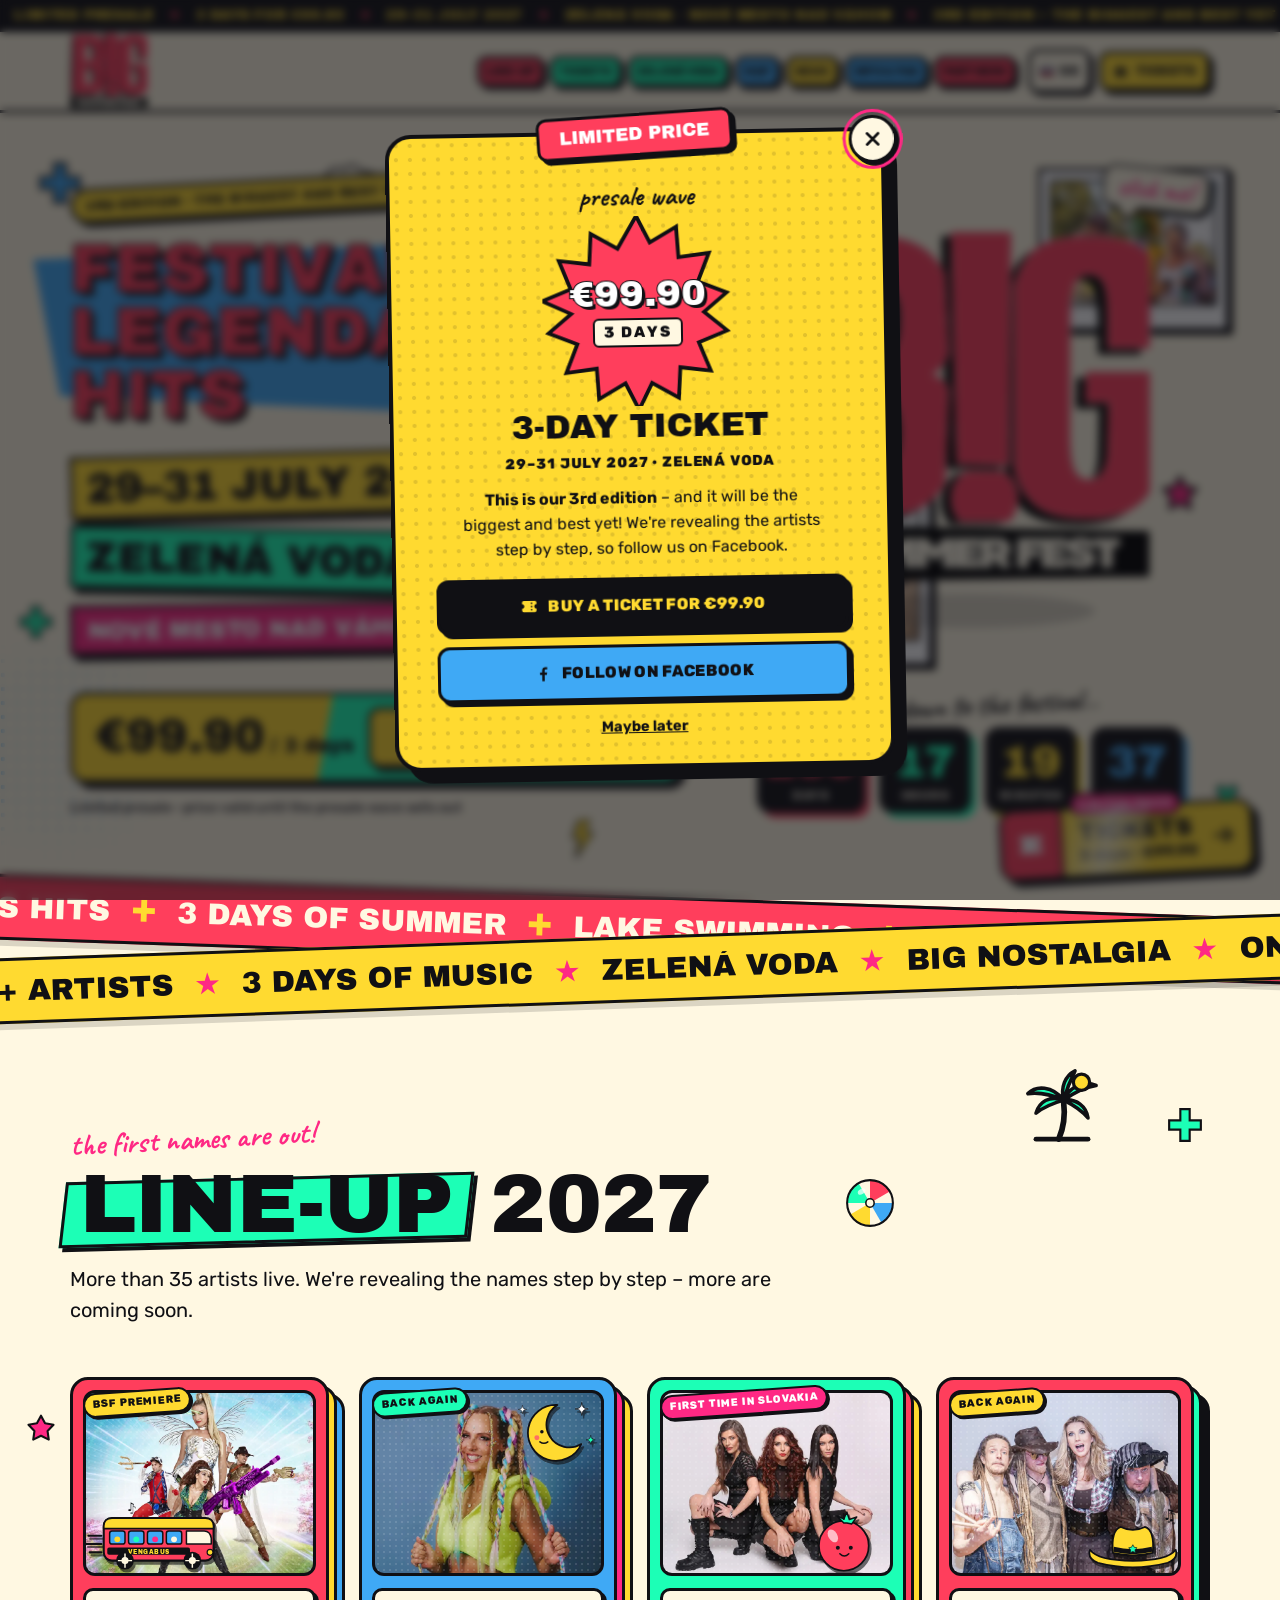
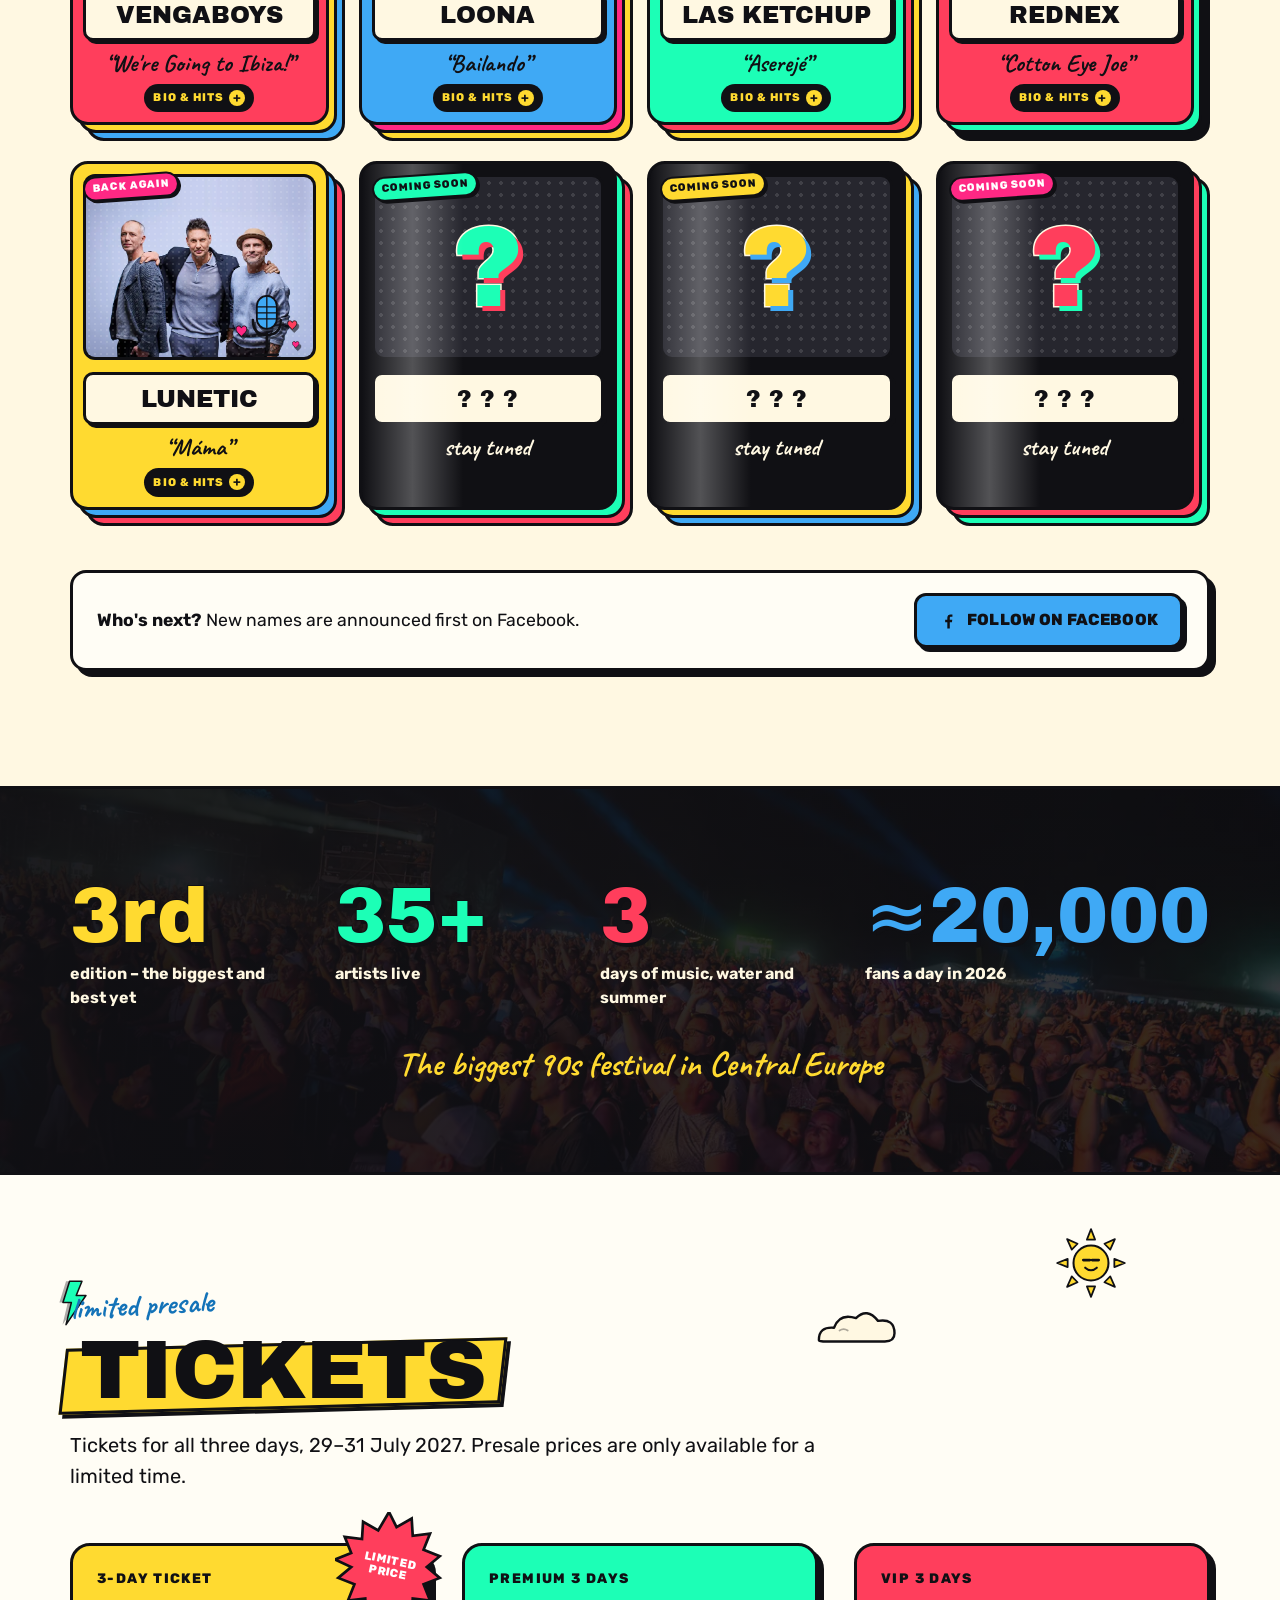
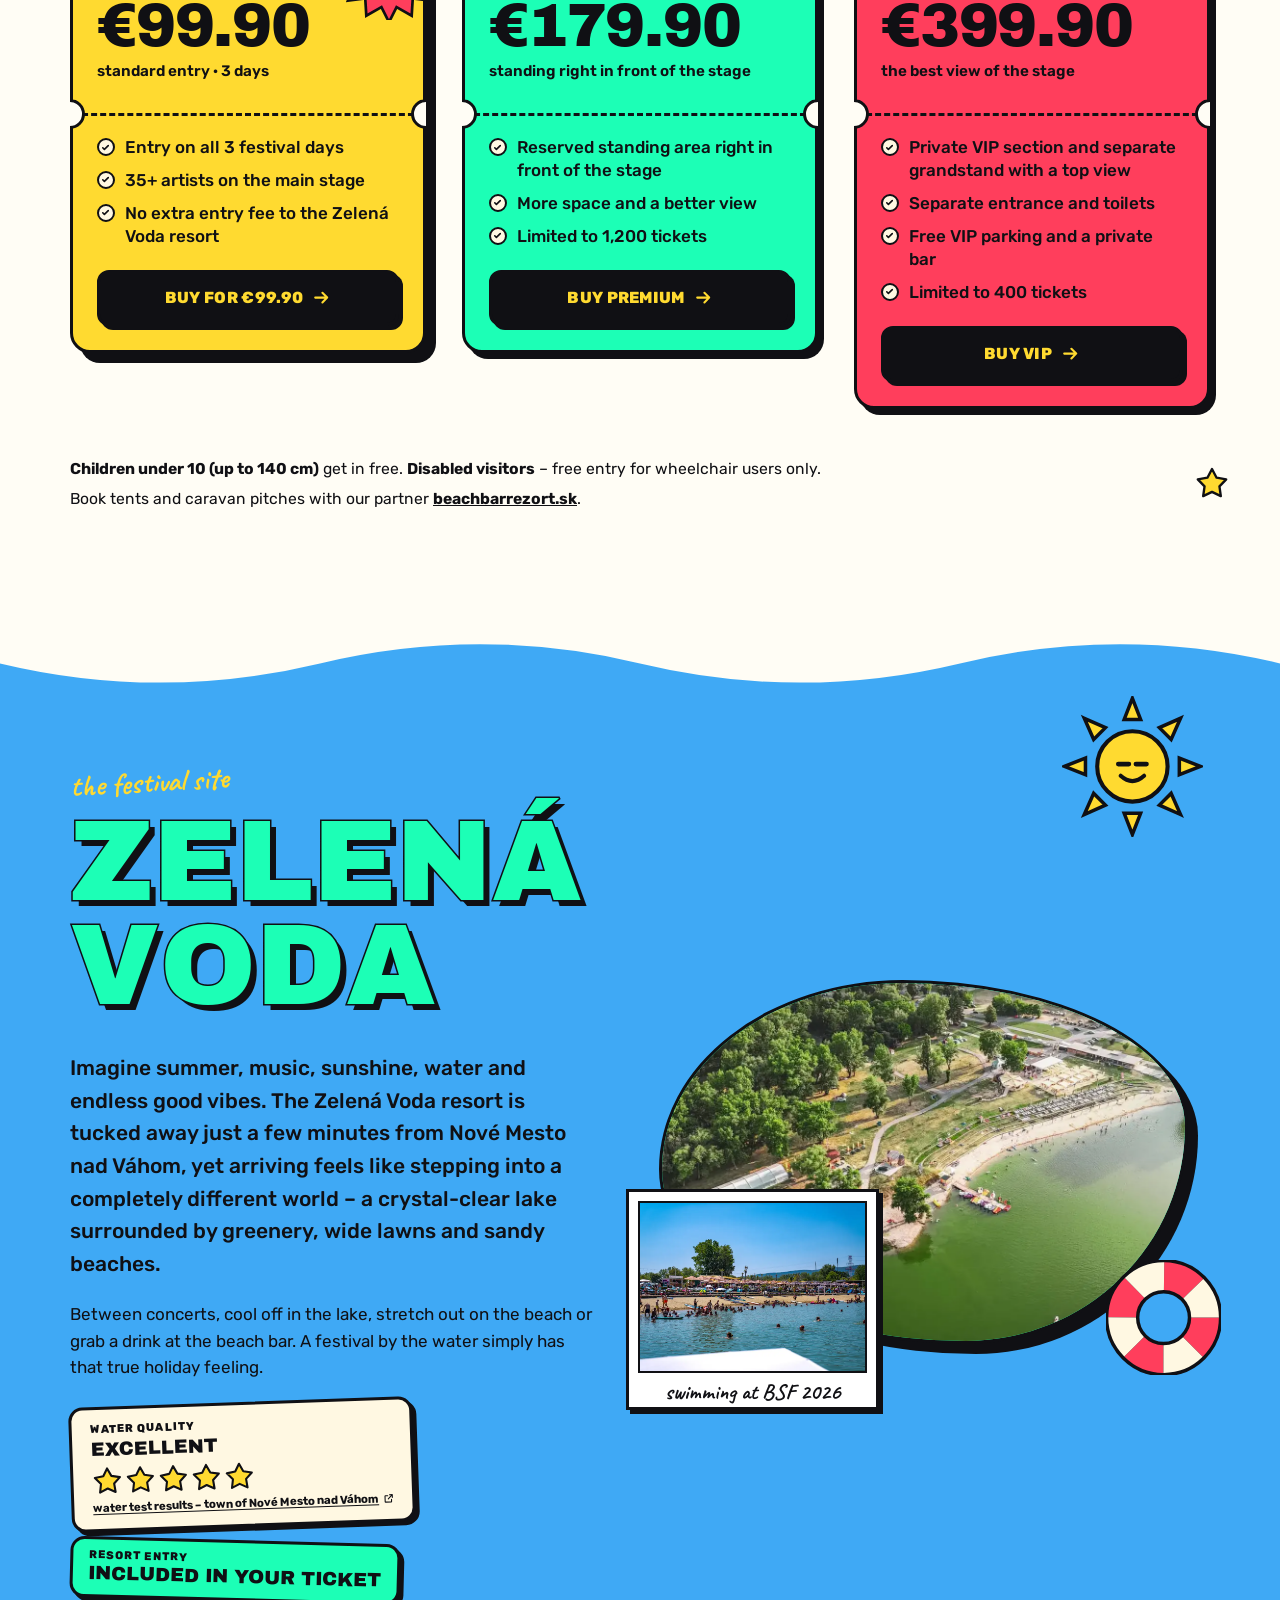
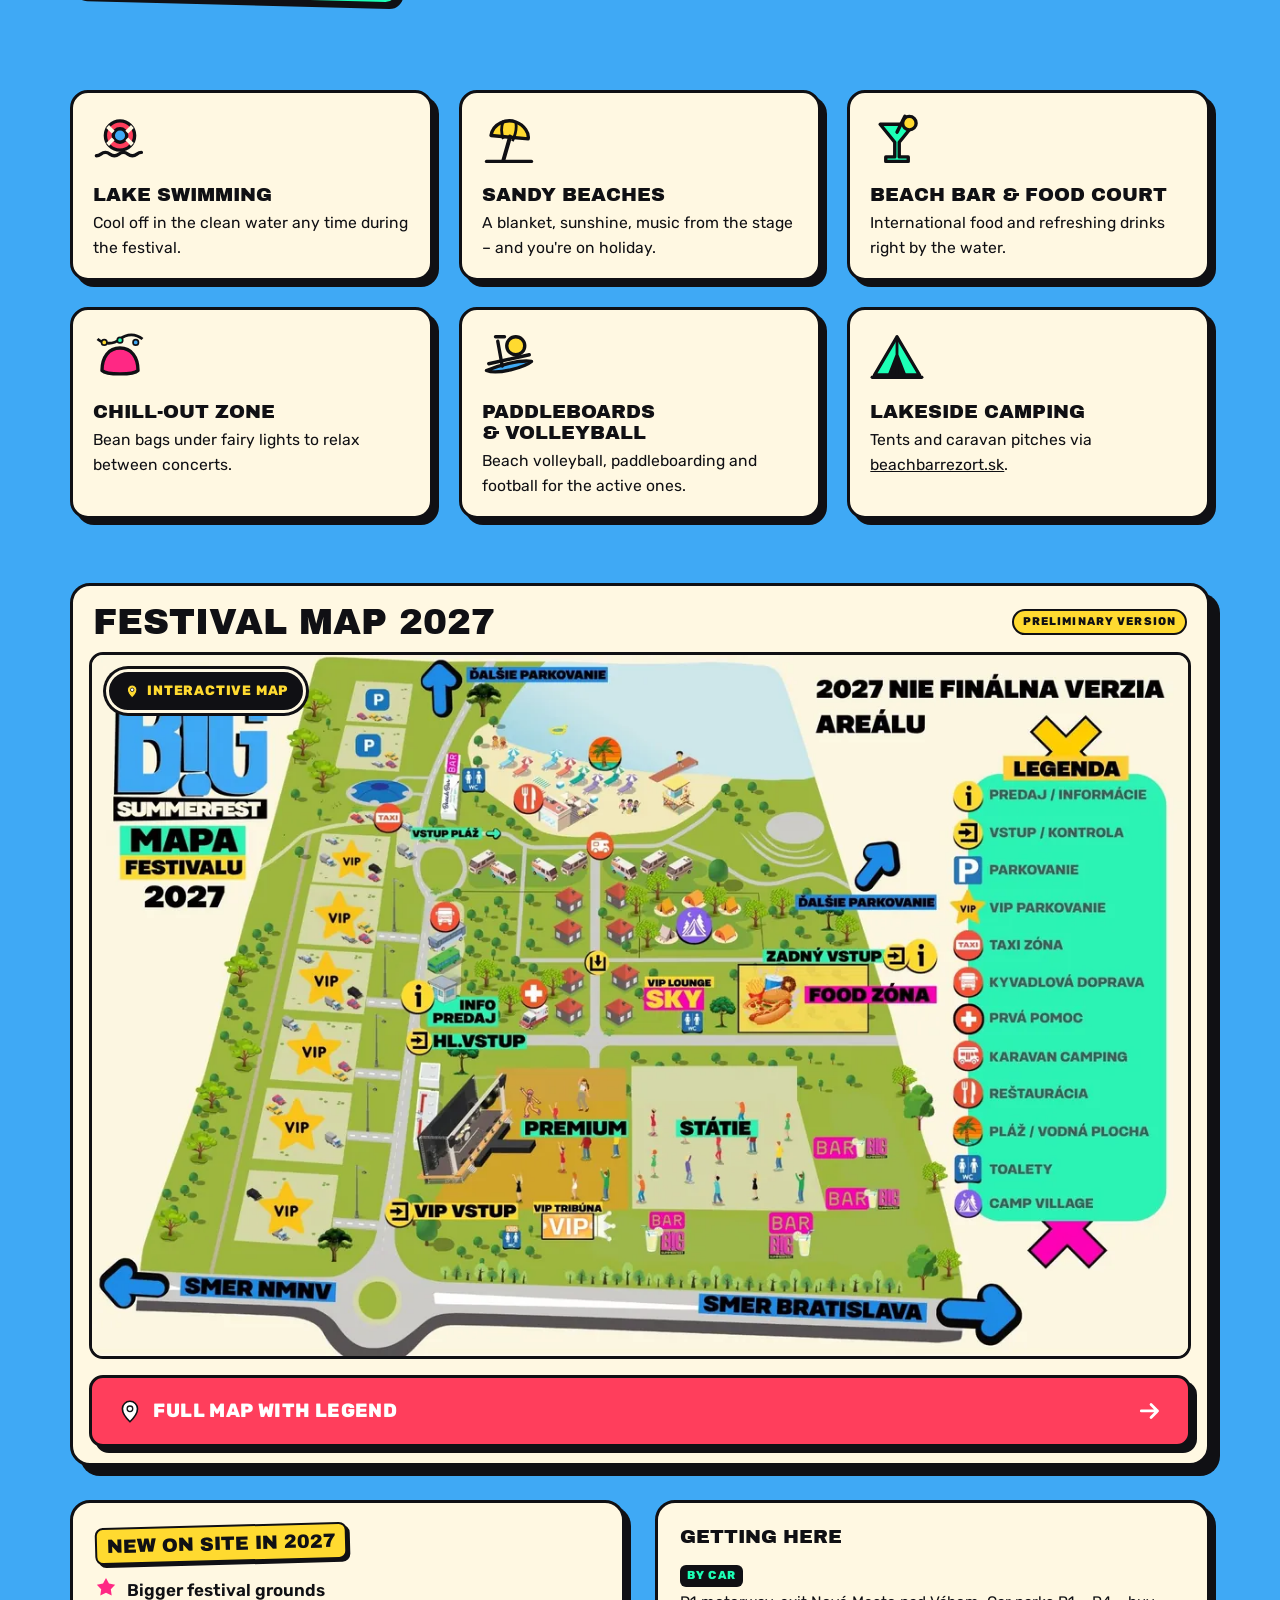
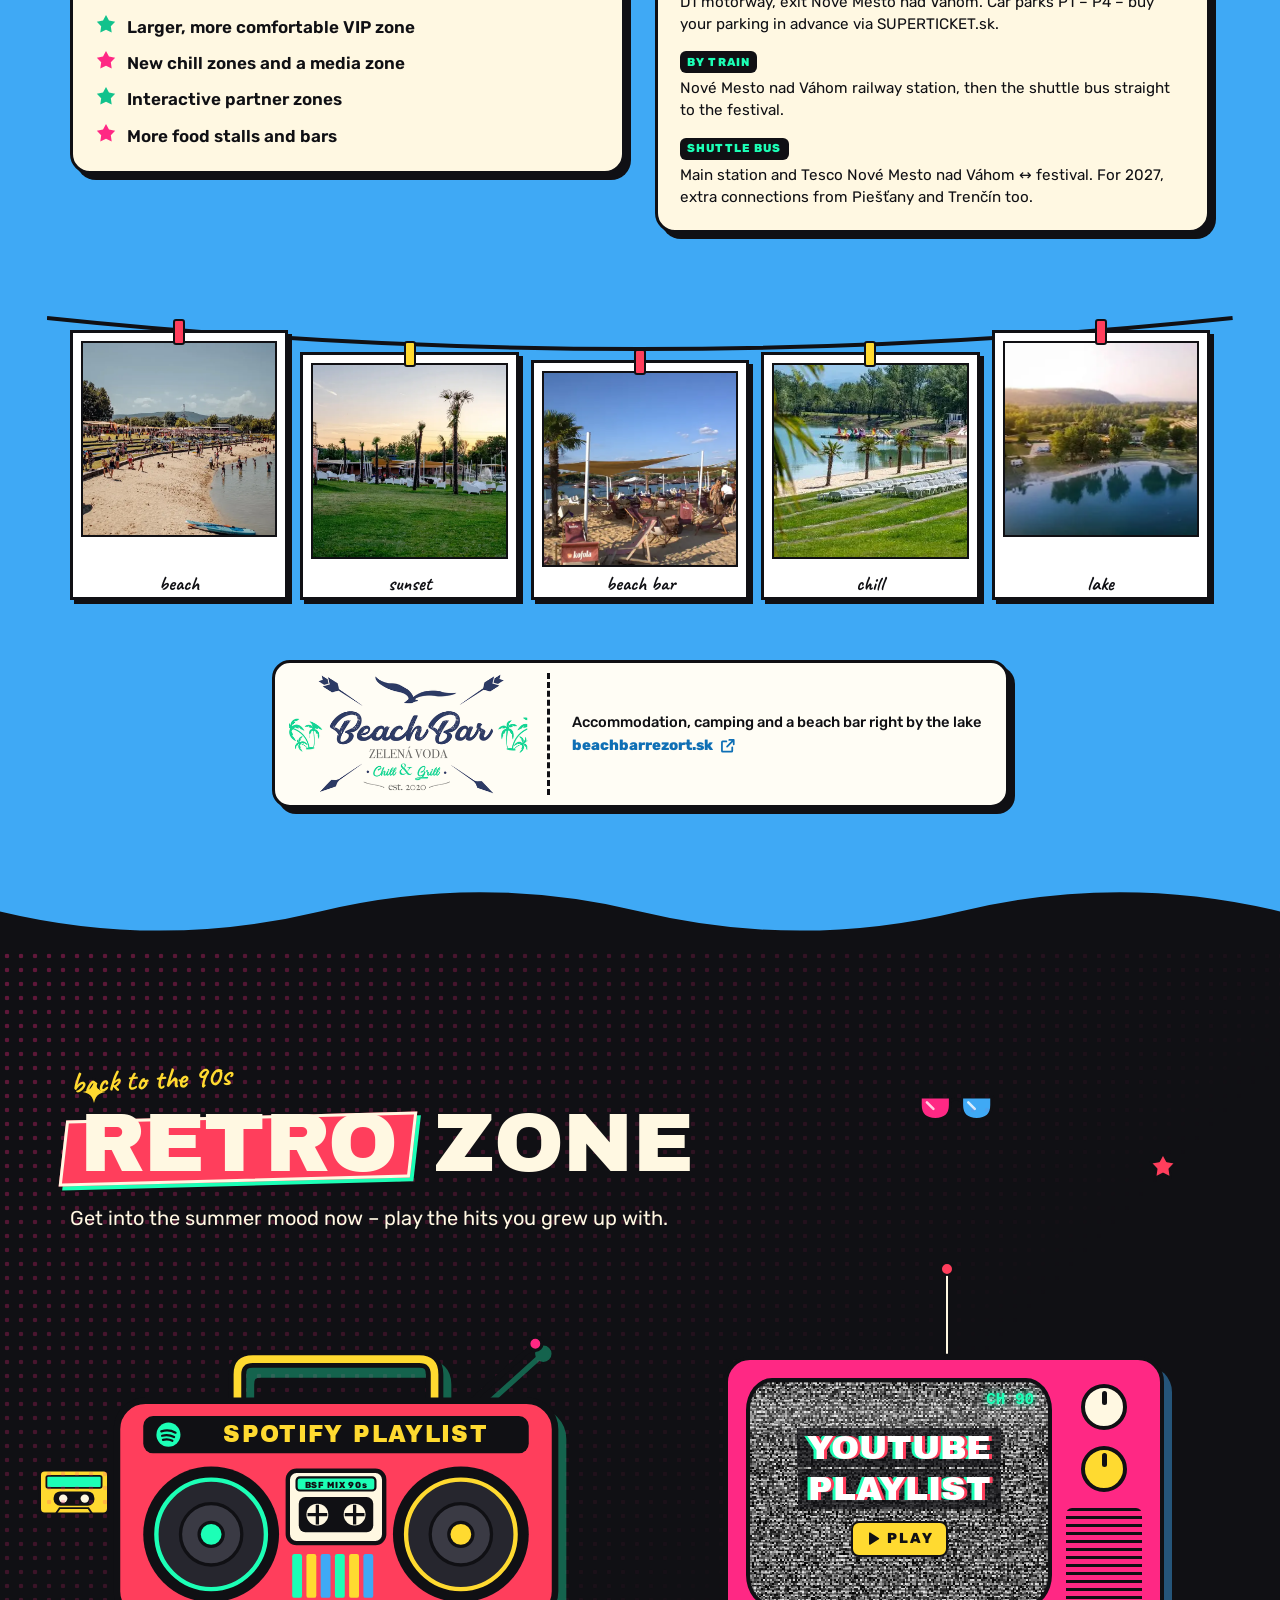
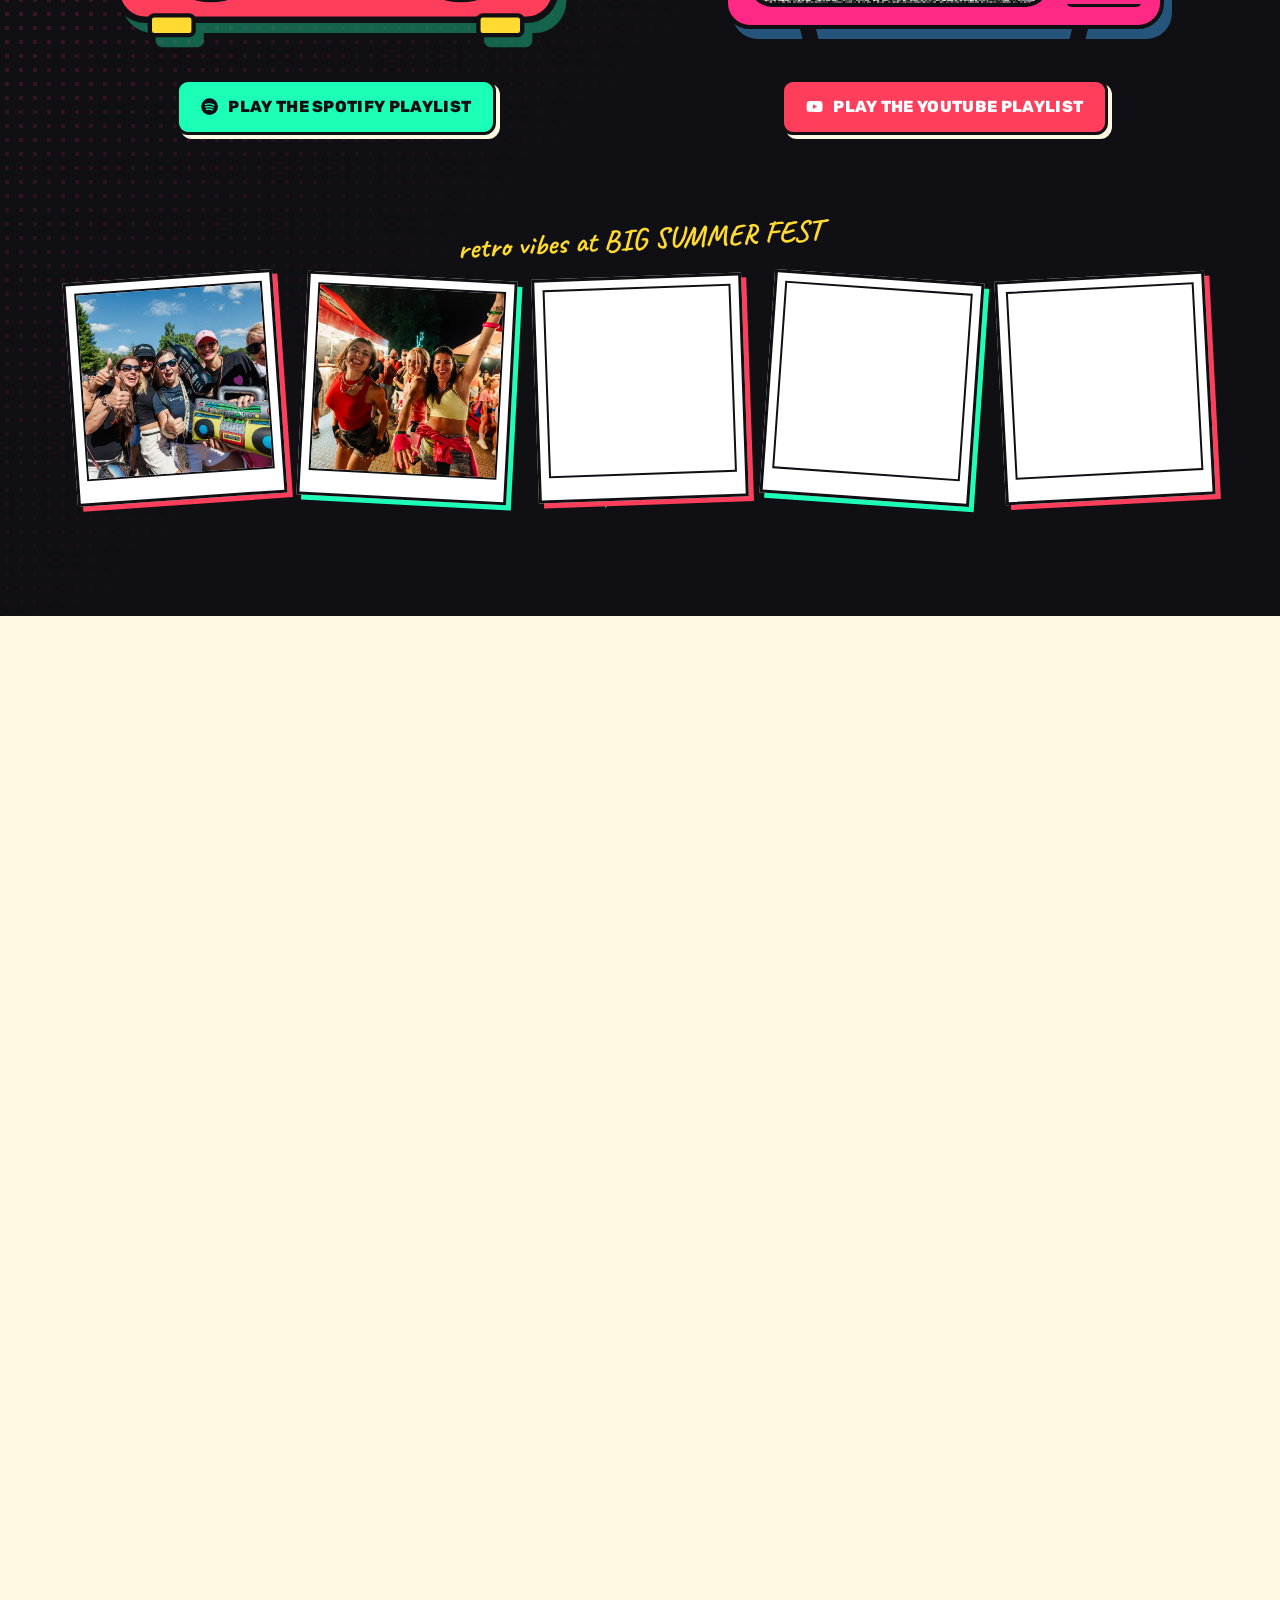
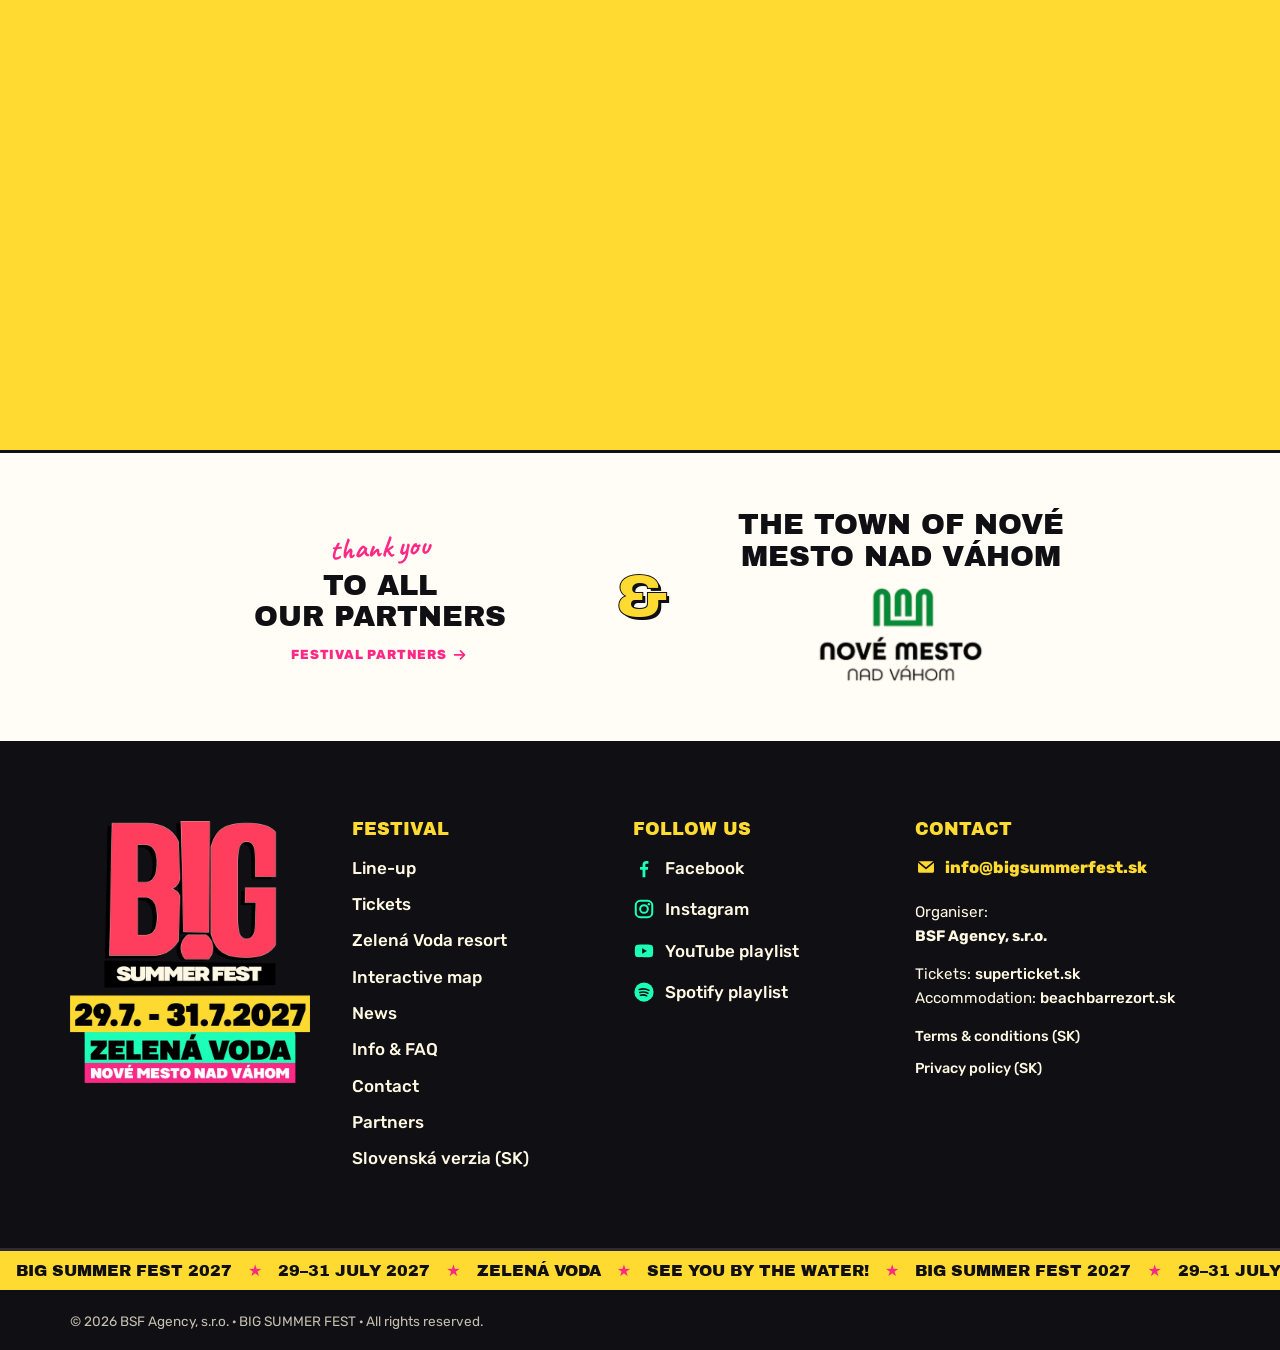
<file: index.html>
<!DOCTYPE html>
<html lang="en">
<head>
<meta charset="utf-8">
<meta name="viewport" content="width=device-width, initial-scale=1, viewport-fit=cover">
<title>BIG SUMMER FEST 2027 – Festival of legendary hits | 29–31 July 2027, Zelená Voda, Slovakia</title>
<meta name="description" content="BIG SUMMER FEST 2027 – the 3rd edition of the biggest 90s hits festival in Central Europe. 29–31 July 2027, Zelená Voda lake, Nové Mesto nad Váhom, Slovakia. VENGABOYS, LOONA, LAS KETCHUP, REDNEX, LUNETIC. Limited presale: 3 days for €99.90.">
<meta name="theme-color" content="#FF3E5C">
<link rel="alternate" hreflang="sk" href="https://bigsummer.sk/">
<meta property="og:type" content="website">
<meta property="og:locale" content="en_GB">
<meta property="og:locale:alternate" content="sk_SK">
<meta property="og:site_name" content="BIG SUMMER FEST">
<meta property="og:title" content="BIG SUMMER FEST 2027 – festival of legendary hits by the lake at Zelená Voda">
<meta property="og:description" content="29–31 July 2027 · Zelená Voda, Slovakia · 35+ artists. Limited presale: 3 days for €99.90.">
<meta property="og:image" content="https://bigsummer.sk/assets/img/og-image.jpg">
<meta name="twitter:card" content="summary_large_image">
<link rel="icon" type="image/png" href="assets/img/favicon.png">
<link rel="apple-touch-icon" href="assets/img/apple-touch-icon.png">
<link rel="preload" href="assets/fonts/archivo-black-latin-400-normal.woff2" as="font" type="font/woff2" crossorigin>
<link rel="preload" href="assets/fonts/rubik-latin-wght-normal.woff2" as="font" type="font/woff2" crossorigin>
<!--FONTS--><link rel="stylesheet" href="assets/css/fonts.css"><!--/FONTS-->
<link rel="stylesheet" href="assets/css/style.css">
<script type="application/ld+json">
{"@context":"https://schema.org","@type":"Festival","name":"BIG SUMMER FEST 2027","startDate":"2027-07-29","endDate":"2027-07-31","eventStatus":"https://schema.org/EventScheduled","eventAttendanceMode":"https://schema.org/OfflineEventAttendanceMode","location":{"@type":"Place","name":"Zelená Voda","address":{"@type":"PostalAddress","addressLocality":"Nové Mesto nad Váhom","addressCountry":"SK"}},"image":["https://bigsummer.sk/assets/img/og-image.jpg"],"description":"The 3rd edition of the biggest 90s hits festival, by the lake at Zelená Voda, Slovakia.","inLanguage":"en","performer":[{"@type":"MusicGroup","name":"Vengaboys"},{"@type":"MusicGroup","name":"Loona"},{"@type":"MusicGroup","name":"Las Ketchup"},{"@type":"MusicGroup","name":"Rednex"},{"@type":"MusicGroup","name":"Lunetic"}],"offers":{"@type":"Offer","url":"https://www.superticket.sk/big-summer-fest-2027","price":"99.90","priceCurrency":"EUR","availability":"https://schema.org/LimitedAvailability"},"organizer":{"@type":"Organization","name":"BSF Agency, s.r.o.","url":"https://bigsummer.sk/"}}
</script>
</head>
<body>
<!--BODY-START-->
<script>window.BSF_EMBED = window.BSF_EMBED !== false;</script>

<!-- ============ SVG SPRITE ============ -->
<svg width="0" height="0" style="position:absolute" aria-hidden="true" focusable="false">
  <defs>
    <symbol id="i-star" viewBox="0 0 100 100"><path d="M50 9 63.5 34.4 91.8 39.4 71.9 60.1 75.9 88.6 50 76 24.1 88.6 28.1 60.1 8.2 39.4 36.5 34.4Z" fill="currentColor" stroke="#101014" stroke-width="7" stroke-linejoin="round"/></symbol>
    <symbol id="i-plus" viewBox="0 0 100 100"><path d="M37 6h26v31h31v26H63v31H37V63H6V37h31Z" fill="currentColor" stroke="#101014" stroke-width="6" stroke-linejoin="miter"/></symbol>
    <symbol id="i-x" viewBox="0 0 100 100"><path d="M37 6h26v31h31v26H63v31H37V63H6V37h31Z" transform="rotate(45 50 50) scale(.9) translate(5.5 5.5)" fill="currentColor" stroke="#101014" stroke-width="6.5"/></symbol>
    <symbol id="i-bolt" viewBox="0 0 64 104"><path d="M18 3h28L33 35h22L10 101l12-50H3Z" fill="#101014" opacity=".35" transform="translate(-4 0)"/><path d="M22 3h28L37 35h22L14 101l12-50H7Z" fill="currentColor" stroke="#101014" stroke-width="3.5" stroke-linejoin="round"/></symbol>
    <symbol id="i-spark" viewBox="0 0 100 100"><path d="M50 3C54 38 62 46 97 50 62 54 54 62 50 97 46 62 38 54 3 50 38 46 46 38 50 3Z" fill="currentColor" stroke="#101014" stroke-width="5" stroke-linejoin="round"/></symbol>
    <symbol id="i-heart" viewBox="0 0 24 24"><path d="M12 21C5 15 2 11.5 2 8a5 5 0 0 1 10-2 5 5 0 0 1 10 2c0 3.5-3 7-10 13Z" fill="currentColor" stroke="#101014" stroke-width="1.6"/></symbol>
    <symbol id="i-fb" viewBox="0 0 24 24"><path fill="currentColor" d="M13.5 22v-8h2.7l.4-3.2h-3.1V8.8c0-.9.3-1.5 1.6-1.5h1.7V4.4c-.3 0-1.3-.1-2.4-.1-2.4 0-4 1.5-4 4.1v2.4H7.7V14h2.7v8z"/></symbol>
    <symbol id="i-ig" viewBox="0 0 24 24"><rect x="3" y="3" width="18" height="18" rx="5" fill="none" stroke="currentColor" stroke-width="2.2"/><circle cx="12" cy="12" r="4.2" fill="none" stroke="currentColor" stroke-width="2.2"/><circle cx="17.3" cy="6.7" r="1.3" fill="currentColor"/></symbol>
    <symbol id="i-yt" viewBox="0 0 24 24"><path fill="currentColor" d="M21.6 7.2a2.5 2.5 0 0 0-1.8-1.8C18.2 5 12 5 12 5s-6.2 0-7.8.4A2.5 2.5 0 0 0 2.4 7.2C2 8.8 2 12 2 12s0 3.2.4 4.8a2.5 2.5 0 0 0 1.8 1.8C5.8 19 12 19 12 19s6.2 0 7.8-.4a2.5 2.5 0 0 0 1.8-1.8c.4-1.6.4-4.8.4-4.8s0-3.2-.4-4.8zM10 15V9l5.2 3z"/></symbol>
    <symbol id="i-spotify" viewBox="0 0 24 24"><circle cx="12" cy="12" r="10.5" fill="currentColor"/><path d="M6.8 9.3c3.6-1.1 7.6-.8 10.6.9M7.4 12.5c3-.8 6.2-.5 8.8.9M8.1 15.5c2.4-.6 4.8-.4 6.9.7" fill="none" stroke="var(--ico-bg,#fff)" stroke-width="1.7" stroke-linecap="round"/></symbol>
    <symbol id="i-ticket" viewBox="0 0 24 24"><path fill="currentColor" d="M3 7a2 2 0 0 1 2-2h14a2 2 0 0 1 2 2v2.2a2.8 2.8 0 0 0 0 5.6V17a2 2 0 0 1-2 2H5a2 2 0 0 1-2-2v-2.2a2.8 2.8 0 0 0 0-5.6Zm11 0v2h1.6V7Zm0 4v2h1.6v-2Zm0 4v2h1.6v-2Z"/></symbol>
    <symbol id="i-play" viewBox="0 0 24 24"><path fill="currentColor" d="M7 4.5v15a1 1 0 0 0 1.5.9l12-7.5a1 1 0 0 0 0-1.8l-12-7.5A1 1 0 0 0 7 4.5Z"/></symbol>
    <symbol id="i-arrow" viewBox="0 0 24 24"><path d="M4 12h15m-6-6 6 6-6 6" fill="none" stroke="currentColor" stroke-width="2.6" stroke-linecap="round" stroke-linejoin="round"/></symbol>
    <symbol id="i-ext" viewBox="0 0 24 24"><path d="M14 4h6v6m0-6-9 9M18 14v5a1 1 0 0 1-1 1H5a1 1 0 0 1-1-1V7a1 1 0 0 1 1-1h5" fill="none" stroke="currentColor" stroke-width="2.4" stroke-linecap="round" stroke-linejoin="round"/></symbol>
    <symbol id="i-zoom" viewBox="0 0 24 24"><circle cx="10.5" cy="10.5" r="6.5" fill="none" stroke="currentColor" stroke-width="2.6"/><path d="M15.5 15.5 21 21M10.5 7.5v6M7.5 10.5h6" stroke="currentColor" stroke-width="2.6" stroke-linecap="round"/></symbol>
    <symbol id="i-palm" viewBox="0 0 48 48"><path d="M25 22c1 8 0 16-3 23" fill="none" stroke="#101014" stroke-width="3.5" stroke-linecap="round"/><path d="M25 21C18 12 8 12 3 17c7-1 13 0 22 4Zm0 0c4-9 13-12 20-9-7 1-13 4-20 9Zm0 0c-9-3-15 1-17 8 5-4 10-6 17-8Zm0 0c8-1 14 4 15 11-4-5-9-8-15-11Zm0 0c-2-8 1-15 7-18-3 6-5 11-7 18Z" fill="#1CFFB6" stroke="#101014" stroke-width="2.2" stroke-linejoin="round"/><path d="M8 45h32" stroke="#101014" stroke-width="3" stroke-linecap="round"/><circle cx="36" cy="10" r="5" fill="#FFDA30" stroke="#101014" stroke-width="2"/></symbol>
    <symbol id="d-sun" viewBox="0 0 120 120"><g fill="#FFDA30" stroke="#101014" stroke-width="3" stroke-linejoin="round"><path d="M60 2l7 18H53Z"/><path d="M60 118l7-18H53Z"/><path d="M2 60l18-7v14Z"/><path d="M118 60l-18-7v14Z"/><path d="M19 19l18 8-10 10Z"/><path d="M101 101l-18-8 10-10Z"/><path d="M101 19l-8 18-10-10Z"/><path d="M19 101l8-18 10 10Z"/></g><circle cx="60" cy="60" r="30" fill="#FFDA30" stroke="#101014" stroke-width="3.5"/><path d="M47 55h11M62 55h11" stroke="#101014" stroke-width="5" stroke-linecap="round"/><path d="M50 68q10 9 20 0" fill="none" stroke="#101014" stroke-width="3.5" stroke-linecap="round"/></symbol>
    <symbol id="d-cloud" viewBox="0 0 160 64"><path d="M10 54q0-20 22-18 8-22 32-14 16-16 32 4 24-4 24 18 0 12-14 12H22q-12 0-12-2Z" fill="#FFF8E2" stroke="#101014" stroke-width="3.5" stroke-linejoin="round"/><path d="M40 40q6-4 12 0" fill="none" stroke="#101014" stroke-width="2.5" stroke-linecap="round" opacity=".35"/></symbol>
    <symbol id="d-ball" viewBox="0 0 100 100"><circle cx="50" cy="50" r="44" fill="#FFF8E2"/><path d="M50 6a44 44 0 0 1 38 22L50 50Z" fill="#FF3E5C"/><path d="M94 50a44 44 0 0 1-22 38L50 50Z" fill="#3FA9F5"/><path d="M50 94a44 44 0 0 1-38-22L50 50Z" fill="#FFDA30"/><path d="M6 50a44 44 0 0 1 22-38L50 50Z" fill="#1CFFB6"/><circle cx="50" cy="50" r="44" fill="none" stroke="#101014" stroke-width="4"/><circle cx="50" cy="50" r="8" fill="#FFF8E2" stroke="#101014" stroke-width="3"/><ellipse cx="34" cy="28" rx="8" ry="5" fill="#fff" opacity=".7" transform="rotate(-30 34 28)"/></symbol>
    <symbol id="d-glasses" viewBox="0 0 130 56"><path d="M8 16h114" stroke="#101014" stroke-width="5" stroke-linecap="round"/><path d="M10 16h46v12q0 22-23 22T10 28Z" fill="#FF2884" stroke="#101014" stroke-width="4" stroke-linejoin="round"/><path d="M74 16h46v12q0 22-23 22T74 28Z" fill="#3FA9F5" stroke="#101014" stroke-width="4" stroke-linejoin="round"/><path d="M20 24l10 10M84 24l10 10" stroke="#fff" stroke-width="4" stroke-linecap="round" opacity=".8"/><path d="M56 22q9-6 18 0" fill="none" stroke="#101014" stroke-width="4"/></symbol>
    <symbol id="d-cassette" viewBox="0 0 120 78"><rect x="3" y="3" width="114" height="72" rx="8" fill="#FFDA30" stroke="#101014" stroke-width="4"/><rect x="14" y="12" width="92" height="20" rx="3" fill="#1CFFB6" stroke="#101014" stroke-width="3"/><rect x="26" y="38" width="68" height="24" rx="11" fill="#101014"/><circle cx="42" cy="50" r="7" fill="#FFF8E2"/><circle cx="78" cy="50" r="7" fill="#FFF8E2"/><path d="M30 75l6-9h48l6 9" fill="none" stroke="#101014" stroke-width="3"/></symbol>
    <symbol id="i-close" viewBox="0 0 24 24"><path d="M6 6l12 12M18 6 6 18" fill="none" stroke="currentColor" stroke-width="3" stroke-linecap="round"/></symbol>
    <symbol id="i-mail" viewBox="0 0 24 24"><rect x="2.5" y="5" width="19" height="14" rx="2.5" fill="currentColor" stroke="#101014" stroke-width="1.6"/><path d="m3.5 6.5 8.5 7 8.5-7" fill="none" stroke="#101014" stroke-width="1.8" stroke-linejoin="round"/></symbol>
    <symbol id="i-pin" viewBox="0 0 24 24"><path fill="currentColor" stroke="#101014" stroke-width="1.5" d="M12 22s7-6.6 7-12a7 7 0 0 0-14 0c0 5.4 7 12 7 12Z"/><circle cx="12" cy="10" r="2.6" fill="#fff" stroke="#101014" stroke-width="1.2"/></symbol>
    <!-- feature icons -->
    <symbol id="f-swim" viewBox="0 0 48 48"><circle cx="24" cy="20" r="13" fill="#FF3E5C" stroke="#101014" stroke-width="3"/><circle cx="24" cy="20" r="6" fill="#3FA9F5" stroke="#101014" stroke-width="3"/><path d="M13 12l5 5m12 0 5-5m-22 16 5-5m12 0 5 5" stroke="#FFF8E2" stroke-width="3.5"/><path d="M3 38c4 0 4-3 8-3s4 3 8 3 4-3 8-3 4 3 8 3 4-3 8-3" fill="none" stroke="#101014" stroke-width="3" stroke-linecap="round"/></symbol>
    <symbol id="f-beach" viewBox="0 0 48 48"><path d="M8 20C10 9 22 5 30 8s12 10 11 15Z" fill="#FFDA30" stroke="#101014" stroke-width="3" stroke-linejoin="round"/><path d="M19 7c-2 5-2 11 0 16M30 8c1 5 0 11-3 17" fill="none" stroke="#101014" stroke-width="2.5"/><path d="M25 21 19 42" stroke="#101014" stroke-width="3.5" stroke-linecap="round"/><path d="M4 43h40" stroke="#101014" stroke-width="3" stroke-linecap="round"/></symbol>
    <symbol id="f-drink" viewBox="0 0 48 48"><path d="M9 10h30L26 26v13h8v4H14v-4h8V26Z" fill="#1CFFB6" stroke="#101014" stroke-width="3" stroke-linejoin="round"/><circle cx="35" cy="9" r="6" fill="#FFDA30" stroke="#101014" stroke-width="3"/><path d="M31 3 24 17" stroke="#101014" stroke-width="3" stroke-linecap="round"/></symbol>
    <symbol id="f-chill" viewBox="0 0 48 48"><path d="M8 36c0-12 6-20 16-20s16 8 16 20c-4 4-28 4-32 0Z" fill="#FF2884" stroke="#101014" stroke-width="3" stroke-linejoin="round"/><path d="M4 8c6 5 14 5 20 0s14-5 20 0" fill="none" stroke="#101014" stroke-width="2.5"/><circle cx="10" cy="11" r="2.4" fill="#FFDA30" stroke="#101014" stroke-width="1.5"/><circle cx="24" cy="9" r="2.4" fill="#1CFFB6" stroke="#101014" stroke-width="1.5"/><circle cx="38" cy="11" r="2.4" fill="#3FA9F5" stroke="#101014" stroke-width="1.5"/></symbol>
    <symbol id="f-sup" viewBox="0 0 48 48"><circle cx="30" cy="14" r="8" fill="#FFDA30" stroke="#101014" stroke-width="3"/><path d="M6 30 42 22" stroke="#101014" stroke-width="3" stroke-linecap="round"/><path d="M4 36c10-4 30-10 40-8-6 5-30 12-40 8Z" fill="#3FA9F5" stroke="#101014" stroke-width="3" stroke-linejoin="round"/><path d="M14 10 18 32" stroke="#101014" stroke-width="3" stroke-linecap="round"/><path d="M12 6h8" stroke="#101014" stroke-width="3" stroke-linecap="round"/></symbol>
    <symbol id="f-tent" viewBox="0 0 48 48"><path d="M24 6 4 40h40Z" fill="#1CFFB6" stroke="#101014" stroke-width="3" stroke-linejoin="round"/><path d="M24 6v34M24 22l-7 18h14Z" fill="#101014" stroke="#101014" stroke-width="2.5" stroke-linejoin="round"/><path d="M2 42h44" stroke="#101014" stroke-width="3" stroke-linecap="round"/></symbol>
  </defs>
</svg>

<a class="skip" href="#content">Skip to content</a>

<!-- ============ TOP TICKER ============ -->
<div class="topbar" role="note" aria-label="Limited presale: 3 days for €99.90">
  <div class="marquee" aria-hidden="true">
    <div class="marquee__track" style="--dur:38s">
      <div class="marquee__group"><span>LIMITED PRESALE</span><i>★</i><span>3 DAYS FOR €99.90</span><i>★</i><span>29–31 JULY 2027</span><i>★</i><span>ZELENÁ VODA · NOVÉ MESTO NAD VÁHOM</span><i>★</i><span>3RD EDITION – THE BIGGEST AND BEST YET</span><i>★</i></div>
      <div class="marquee__group"><span>LIMITED PRESALE</span><i>★</i><span>3 DAYS FOR €99.90</span><i>★</i><span>29–31 JULY 2027</span><i>★</i><span>ZELENÁ VODA · NOVÉ MESTO NAD VÁHOM</span><i>★</i><span>3RD EDITION – THE BIGGEST AND BEST YET</span><i>★</i></div>
    </div>
  </div>
</div>

<!-- ============ HEADER ============ -->
<header class="site-header" id="top">
  <div class="wrap header__inner">
    <a class="brand" href="#top" aria-label="BIG SUMMER FEST – home">
      <img src="assets/img/logo-sm.webp" width="260" height="253" alt="BIG SUMMER FEST">
    </a>
    <nav class="nav" id="nav" aria-label="Main navigation">
      <a href="#line-up" style="--c:var(--pink)">Line-up</a>
      <a href="#tickets" style="--c:var(--mint)">Tickets</a>
      <a href="#zelena-voda" style="--c:var(--mint)">Zelená Voda</a>
      <a href="map.html" style="--c:var(--blue)">Map</a>
      <a href="#news" style="--c:var(--yellow)">News</a>
      <a href="faq.html" style="--c:var(--blue)">Info &amp; FAQ</a>
      <a href="partners.html" style="--c:var(--pink)">Partners</a>
      <div class="nav__social">
        <a href="https://www.facebook.com/bigsummerfest.sk/" target="_blank" rel="noopener" aria-label="Facebook"><svg><use href="#i-fb"/></svg></a>
        <a href="https://www.instagram.com/bigsummerfest.sk/" target="_blank" rel="noopener" aria-label="Instagram"><svg><use href="#i-ig"/></svg></a>
      </div>
    </nav>
    <div class="header__cta">
      <div class="lang-switch" role="group" aria-label="Language / Jazyk"><span class="lang-switch__cur" aria-current="page">EN</span><a href="https://bigsummer.sk/" hreflang="sk" lang="sk" title="Slovenská verzia webu">SK</a></div>
      <a class="btn btn--sm btn--yellow btn--breathe" href="https://www.superticket.sk/big-summer-fest-2027" target="_blank" rel="noopener"><svg class="ico"><use href="#i-ticket"/></svg><span>Tickets</span></a>
      <button class="burger" type="button" aria-expanded="false" aria-controls="nav" aria-label="Open menu"><span></span><span></span><span></span></button>
    </div>
  </div>
</header>

<main id="content">

<!-- ============ HERO ============ -->
<section class="hero" aria-labelledby="hero-title">
  <div class="dots dots--hero" aria-hidden="true"></div>
  <svg class="deco a-spin" style="--s:44px;top:6%;left:3%;color:var(--blue)" aria-hidden="true"><use href="#i-plus"/></svg>
  <svg class="deco a-bob" style="--s:34px;top:62%;left:1.5%;color:var(--mint)" aria-hidden="true"><use href="#i-plus"/></svg>
  <svg class="deco a-spin-slow" style="--s:64px;top:3%;left:45%" aria-hidden="true"><use href="#d-sun"/></svg>
  <svg class="deco a-drift" style="--s:92px;top:2%;left:24%" aria-hidden="true"><use href="#d-cloud"/></svg>
  <svg class="deco a-wiggle" style="--s:40px;bottom:6%;left:44%;color:var(--yellow)" aria-hidden="true"><use href="#i-bolt"/></svg>
  <svg class="deco a-spin-rev" style="--s:30px;bottom:12%;right:3%;color:var(--mint)" aria-hidden="true"><use href="#i-x"/></svg>

  <div class="wrap hero__grid">
    <div class="hero__copy">
      <p class="sticker sticker--yellow"><span>3rd edition</span> · the biggest and best yet</p>
      <h1 class="hero__title" id="hero-title">
        <span class="t-big" data-wave>Festival of legendary hits</span>
      </h1>
      <ul class="bigchips" aria-label="Date and venue">
        <li class="bigchip bigchip--date">29–31 July 2027</li>
        <li class="bigchip bigchip--place">Zelená Voda</li>
        <li class="bigchip bigchip--city">Nové Mesto nad Váhom</li>
      </ul>

    </div>

    <div class="hero__art">
      <figure class="polaroid polaroid--a" aria-hidden="true"><img src="assets/img/fest-tanec.webp" width="800" height="533" alt="" fetchpriority="high"></figure>
      <figure class="polaroid polaroid--b" aria-hidden="true"><img src="assets/img/fest-maska.webp" width="800" height="533" alt=""></figure>
      <span class="logo-shadow" aria-hidden="true"></span>
      <button class="hero__logo-btn" type="button" aria-label="BIG SUMMER FEST – click the logo"><img class="hero__logo" src="assets/img/logo.webp" width="640" height="623" alt="BIG SUMMER FEST"></button>
      <span class="logo-hint" aria-hidden="true">click me!</span>
      <div class="logo-fx" aria-hidden="true"></div>
      <svg class="deco a-twinkle" style="--s:46px;top:4%;left:10%;color:var(--yellow)" aria-hidden="true"><use href="#i-spark"/></svg>
      <svg class="deco a-spin" style="--s:40px;bottom:30%;right:2%;color:var(--magenta)" aria-hidden="true"><use href="#i-star"/></svg>
      <svg class="deco a-bob" style="--s:52px;top:40%;left:-2%;color:var(--mint)" aria-hidden="true"><use href="#i-bolt"/></svg>
    </div>

    <div class="hero__cd countdown-wrap">
        <p class="hand">Countdown to the festival…</p>
        <div class="countdown" id="countdown" role="timer" aria-live="off" data-target="2027-07-29T00:00:00+02:00">
          <div class="cd"><span class="cd__num" data-u="d">310</span><span class="cd__lbl">days</span></div>
          <div class="cd"><span class="cd__num" data-u="h">00</span><span class="cd__lbl">hours</span></div>
          <div class="cd"><span class="cd__num" data-u="m">00</span><span class="cd__lbl">minutes</span></div>
          <div class="cd"><span class="cd__num" data-u="s">00</span><span class="cd__lbl">seconds</span></div>
        </div>
      </div>

    <div class="hero__buy">
      <div class="pricebar">
        <p class="pricebar__price"><strong>€99.90</strong><span>/ 3 days</span></p>
        <a class="btn btn--yellow btn--wave" href="https://www.superticket.sk/big-summer-fest-2027" target="_blank" rel="noopener">
          <span class="sw sw--l" aria-hidden="true"><i>(</i><i>(</i><i>(</i></span>
          <span class="btn__two">Buy tickets<small>via superticket.sk</small></span>
          <span class="sw sw--r" aria-hidden="true"><i>)</i><i>)</i><i>)</i></span>
        </a>
      </div>
      <p class="hero__note">Limited presale · price valid until the presale wave sells out</p>
    </div>
  </div>
</section>

<!-- ============ TAPES ============ -->
<div class="tapes" aria-hidden="true">
  <div class="tape tape--pink">
    <div class="marquee"><div class="marquee__track marquee__track--rev" style="--dur:30s">
      <div class="marquee__group"><span>90s hits</span><i>✚</i><span>3 days of summer</span><i>✚</i><span>lake swimming</span><i>✚</i><span>one big party</span><i>✚</i><span>legends live</span><i>✚</i><span>beach, sand and palm trees</span><i>✚</i><span>2000s hits</span><i>✚</i></div>
      <div class="marquee__group"><span>90s hits</span><i>✚</i><span>3 days of summer</span><i>✚</i><span>lake swimming</span><i>✚</i><span>one big party</span><i>✚</i><span>legends live</span><i>✚</i><span>beach, sand and palm trees</span><i>✚</i><span>2000s hits</span><i>✚</i></div>
    </div></div>
  </div>
  <div class="tape tape--yellow">
    <div class="marquee"><div class="marquee__track" style="--dur:26s">
      <div class="marquee__group"><span>35+ artists</span><i>★</i><span>3 days of music</span><i>★</i><span>Zelená Voda</span><i>★</i><span>big nostalgia</span><i>★</i><span>one mega stage</span><i>★</i><span>retro party of the year</span><i>★</i></div>
      <div class="marquee__group"><span>35+ artists</span><i>★</i><span>3 days of music</span><i>★</i><span>Zelená Voda</span><i>★</i><span>big nostalgia</span><i>★</i><span>one mega stage</span><i>★</i><span>retro party of the year</span><i>★</i></div>
    </div></div>
  </div>
</div>

<!-- ============ LINE-UP ============ -->
<section class="section lineup" id="line-up" aria-labelledby="lineup-title">
  <svg class="deco a-sway" style="--s:78px;top:5%;right:14%" aria-hidden="true"><use href="#i-palm"/></svg>
  <svg class="deco a-bounce" style="--s:52px;top:13%;right:30%" aria-hidden="true"><use href="#d-ball"/></svg>
  <svg class="deco a-spin" style="--s:36px;top:8%;right:6%;color:var(--mint)" aria-hidden="true"><use href="#i-plus"/></svg>
  <svg class="deco a-twinkle" style="--s:30px;top:30%;left:2%;color:var(--magenta)" aria-hidden="true"><use href="#i-star"/></svg>
  <div class="wrap">
    <header class="sec-head">
      <p class="hand hand--pink">the first names are out!</p>
      <h2 class="sec-title" id="lineup-title"><span class="hl" style="--c:var(--mint)">Line-up</span> 2027</h2>
      <p class="sec-lead">More than 35 artists live. We're revealing the names step by step – more are coming soon.</p>
    </header>

    <div class="artists">
      <!-- VENGABOYS -->
      <article class="artist reveal" style="--i:0;--c:var(--pink);--c2:var(--yellow);--c3:var(--blue)">
        <div class="artist__card">
          <span class="badge badge--yellow">BSF premiere</span>
          <div class="artist__art artist__art--photo">
            <img class="artist__photo" src="assets/img/artist-vengaboys.webp" width="720" height="576" alt="Vengaboys" loading="lazy" decoding="async">
            <span class="artist__sticker artist__sticker--drive" aria-hidden="true"><svg viewBox="0 0 230 130" class="art art--bus">
              <g class="bus__notes"><text x="70" y="22">♪</text><text x="120" y="16">♫</text><text x="160" y="26">♪</text></g>
              <path class="speed" d="M4 64h22M0 78h26M6 92h20" stroke="#101014" stroke-width="3.5" stroke-linecap="round"/>
              <g class="bus">
                <rect x="30" y="34" width="186" height="72" rx="14" fill="#FF3E5C" stroke="#101014" stroke-width="3.5"/>
                <path d="M30 48q0-14 14-14h158q14 0 14 14v4H30Z" fill="#FFDA30" stroke="#101014" stroke-width="3" stroke-linejoin="round"/>
                <rect x="40" y="56" width="26" height="22" rx="4" fill="#3FA9F5" stroke="#101014" stroke-width="2.5"/>
                <rect x="72" y="56" width="26" height="22" rx="4" fill="#3FA9F5" stroke="#101014" stroke-width="2.5"/>
                <rect x="104" y="56" width="26" height="22" rx="4" fill="#3FA9F5" stroke="#101014" stroke-width="2.5"/>
                <rect x="136" y="56" width="26" height="22" rx="4" fill="#3FA9F5" stroke="#101014" stroke-width="2.5"/>
                <circle class="bus__head" cx="53" cy="70" r="5" fill="#FFDA30"/><circle class="bus__head" cx="85" cy="70" r="5" fill="#1CFFB6"/><circle class="bus__head" cx="117" cy="70" r="5" fill="#FF2884"/><circle class="bus__head" cx="149" cy="70" r="5" fill="#FFF8E2"/>
                <path d="M170 56h30q10 0 12 12v10h-42Z" fill="#FFF8E2" stroke="#101014" stroke-width="2.5" stroke-linejoin="round"/>
                <rect x="36" y="84" width="140" height="12" rx="3" fill="#101014"/>
                <text x="106" y="94" class="bus__txt">VENGABUS</text>
                <circle cx="210" cy="92" r="5" fill="#FFDA30" stroke="#101014" stroke-width="2"/>
                <g class="wheel" style="transform-origin:66px 106px"><circle cx="66" cy="106" r="15" fill="#101014"/><circle cx="66" cy="106" r="6" fill="#FFF8E2"/><path d="M66 94v24M54 106h24" stroke="#FFF8E2" stroke-width="2.5"/></g>
                <g class="wheel" style="transform-origin:180px 106px"><circle cx="180" cy="106" r="15" fill="#101014"/><circle cx="180" cy="106" r="6" fill="#FFF8E2"/><path d="M180 94v24M168 106h24" stroke="#FFF8E2" stroke-width="2.5"/></g>
              </g>
            </svg></span>
          </div>
          <h3 class="artist__name">Vengaboys</h3>
          <p class="artist__hit">“We're Going to Ibiza!”</p>
          <span class="artist__more" aria-hidden="true">bio &amp; hits <b>+</b></span>
          <button class="artist__open" type="button" data-artist="vengaboys" aria-haspopup="dialog" aria-label="VENGABOYS – bio and greatest hits"></button>
        </div>
      </article>
      <!-- LOONA -->
      <article class="artist reveal" style="--i:1;--c:var(--blue);--c2:var(--magenta);--c3:var(--yellow)">
        <div class="artist__card">
          <span class="badge badge--mint">Back again</span>
          <div class="artist__art artist__art--photo">
            <img class="artist__photo" src="assets/img/artist-loona.webp" width="720" height="576" alt="Loona" loading="lazy" decoding="async">
            <span class="artist__sticker artist__sticker--tr" aria-hidden="true"><svg viewBox="0 0 200 160" class="art art--moon" aria-hidden="true">
              <g class="moon"><path d="M103.1 24A56 56 0 1 0 151.3 102.4 46 46 0 1 1 103.1 24Z" fill="#FFDA30" stroke="#101014" stroke-width="3.5" stroke-linejoin="round"/>
              <circle cx="72" cy="78" r="3.5" fill="#101014"/><path d="M68 98q8 6 16 0" fill="none" stroke="#101014" stroke-width="3" stroke-linecap="round"/><circle cx="62" cy="90" r="5" fill="#FF2884" opacity=".6"/></g>
              <use href="#i-spark" class="tw tw--1" x="138" y="18" width="28" height="28" style="color:#fff"/>
              <use href="#i-spark" class="tw tw--2" x="160" y="84" width="20" height="20" style="color:#1CFFB6"/>
              <use href="#i-spark" class="tw tw--3" x="24" y="24" width="18" height="18" style="color:#fff"/>
            </svg></span>
          </div>
          <h3 class="artist__name">Loona</h3>
          <p class="artist__hit">“Bailando”</p>
          <span class="artist__more" aria-hidden="true">bio &amp; hits <b>+</b></span>
          <button class="artist__open" type="button" data-artist="loona" aria-haspopup="dialog" aria-label="LOONA – bio and greatest hits"></button>
        </div>
      </article>
      <!-- LAS KETCHUP -->
      <article class="artist reveal" style="--i:2;--c:var(--mint);--c2:var(--pink);--c3:var(--yellow)">
        <div class="artist__card">
          <span class="badge badge--pink">First time in Slovakia</span>
          <div class="artist__art artist__art--photo">
            <img class="artist__photo" src="assets/img/artist-lasketchup.webp" width="720" height="576" alt="Las Ketchup" loading="lazy" decoding="async">
            <span class="artist__sticker artist__sticker--br" aria-hidden="true"><svg viewBox="0 0 200 160" class="art art--tomato" aria-hidden="true">
              <ellipse cx="100" cy="148" rx="40" ry="6" fill="#101014" opacity=".2" class="shadow"/>
              <g class="tomato">
                <circle cx="100" cy="92" r="50" fill="#FF3E5C" stroke="#101014" stroke-width="3.5"/>
                <ellipse cx="78" cy="72" rx="9" ry="14" transform="rotate(-30 78 72)" fill="#fff" opacity=".65"/>
                <path d="M100 46 86 32l14 6 6-14 5 15 15-5-10 14-10-2Z" fill="#1CFFB6" stroke="#101014" stroke-width="3" stroke-linejoin="round"/>
                <path d="M100 38V28" stroke="#101014" stroke-width="4" stroke-linecap="round"/>
                <circle cx="88" cy="96" r="4" fill="#101014"/><circle cx="114" cy="96" r="4" fill="#101014"/>
                <path d="M92 108q9 9 18 0" fill="none" stroke="#101014" stroke-width="3" stroke-linecap="round"/>
              </g>
            </svg></span>
          </div>
          <h3 class="artist__name">Las Ketchup</h3>
          <p class="artist__hit">“Aserejé”</p>
          <span class="artist__more" aria-hidden="true">bio &amp; hits <b>+</b></span>
          <button class="artist__open" type="button" data-artist="lasketchup" aria-haspopup="dialog" aria-label="LAS KETCHUP – bio and greatest hits"></button>
        </div>
      </article>
      <!-- REDNEX -->
      <article class="artist reveal" style="--i:3;--c:var(--pink);--c2:var(--mint);--c3:var(--ink)">
        <div class="artist__card">
          <span class="badge badge--yellow">Back again</span>
          <div class="artist__art artist__art--photo">
            <img class="artist__photo" src="assets/img/artist-rednex.webp" width="720" height="576" alt="Rednex" loading="lazy" decoding="async">
            <span class="artist__sticker artist__sticker--br" aria-hidden="true"><svg viewBox="0 0 200 160" class="art art--hat" aria-hidden="true">
              <g class="hat">
                <path d="M60 106q-4-46 16-52 24 12 48 0 20 6 16 52-40 10-80 0Z" fill="#FFDA30" stroke="#101014" stroke-width="3.5" stroke-linejoin="round"/>
                <path d="M62 94q38 10 76 0l1 10q-39 10-78 0Z" fill="#101014"/>
                <use href="#i-star" x="90" y="88" width="20" height="20" style="color:#1CFFB6"/>
                <path d="M14 100q16 22 86 22t86-22q6 18-16 26-70 18-140 0-22-8-16-26Z" fill="#FFDA30" stroke="#101014" stroke-width="3.5" stroke-linejoin="round"/>
              </g>
              <g class="notes"><text x="30" y="50">♪</text><text x="160" y="40">♫</text></g>
            </svg></span>
          </div>
          <h3 class="artist__name">Rednex</h3>
          <p class="artist__hit">“Cotton Eye Joe”</p>
          <span class="artist__more" aria-hidden="true">bio &amp; hits <b>+</b></span>
          <button class="artist__open" type="button" data-artist="rednex" aria-haspopup="dialog" aria-label="REDNEX – bio and greatest hits"></button>
        </div>
      </article>
      <!-- LUNETIC -->
      <article class="artist reveal" style="--i:4;--c:var(--yellow);--c2:var(--blue);--c3:var(--pink)">
        <div class="artist__card">
          <span class="badge badge--pink">Back again</span>
          <div class="artist__art artist__art--photo">
            <img class="artist__photo" src="assets/img/artist-lunetic.webp" width="720" height="576" alt="Lunetic" loading="lazy" decoding="async">
            <span class="artist__sticker artist__sticker--br" aria-hidden="true"><svg viewBox="0 0 200 160" class="art art--mic" aria-hidden="true">
              <g class="mic">
                <path d="M100 96v34m-22 10h44" stroke="#101014" stroke-width="5" stroke-linecap="round"/>
                <path d="M72 70q0 30 28 30t28-30" fill="none" stroke="#101014" stroke-width="5" stroke-linecap="round"/>
                <rect x="80" y="22" width="40" height="66" rx="20" fill="#3FA9F5" stroke="#101014" stroke-width="3.5"/>
                <path d="M80 44h40M80 56h40M80 68h40" stroke="#101014" stroke-width="2.5"/>
                <path d="M100 22v66" stroke="#101014" stroke-width="2.5"/>
              </g>
              <use href="#i-heart" class="hrt hrt--1" x="36" y="80" width="26" height="26" style="color:#FF2884"/>
              <use href="#i-heart" class="hrt hrt--2" x="140" y="70" width="22" height="22" style="color:#FF3E5C"/>
              <use href="#i-heart" class="hrt hrt--3" x="150" y="112" width="16" height="16" style="color:#FF2884"/>
            </svg></span>
          </div>
          <h3 class="artist__name">Lunetic</h3>
          <p class="artist__hit">“Máma”</p>
          <span class="artist__more" aria-hidden="true">bio &amp; hits <b>+</b></span>
          <button class="artist__open" type="button" data-artist="lunetic" aria-haspopup="dialog" aria-label="LUNETIC – bio and greatest hits"></button>
        </div>
      </article>
      <!-- MYSTERY -->
      <a class="artist artist--mystery reveal" href="https://www.facebook.com/bigsummerfest.sk/" target="_blank" rel="noopener" style="--i:5;--c:var(--ink);--c2:var(--mint);--c3:var(--pink)">
        <div class="artist__card">
          <span class="badge badge--mint">Coming soon</span>
          <div class="artist__art"><span class="qmark">?</span></div>
          <h3 class="artist__name">? ? ?</h3>
          <p class="artist__hit">stay tuned</p>
        </div>
      </a>
      <a class="artist artist--mystery reveal" href="https://www.facebook.com/bigsummerfest.sk/" target="_blank" rel="noopener" style="--i:6;--c:var(--ink);--c2:var(--yellow);--c3:var(--blue)">
        <div class="artist__card">
          <span class="badge badge--yellow">Coming soon</span>
          <div class="artist__art"><span class="qmark">?</span></div>
          <h3 class="artist__name">? ? ?</h3>
          <p class="artist__hit">stay tuned</p>
        </div>
      </a>
      <a class="artist artist--mystery reveal" href="https://www.facebook.com/bigsummerfest.sk/" target="_blank" rel="noopener" style="--i:7;--c:var(--ink);--c2:var(--pink);--c3:var(--mint)">
        <div class="artist__card">
          <span class="badge badge--pink">Coming soon</span>
          <div class="artist__art"><span class="qmark">?</span></div>
          <h3 class="artist__name">? ? ?</h3>
          <p class="artist__hit">stay tuned</p>
        </div>
      </a>
    </div>

    <!-- Bio interpretov (otvárajú sa v okne po kliknutí na kartu) -->
    <div class="bios" hidden>
      <div id="bio-vengaboys" data-photo="assets/img/artist-vengaboys.webp" data-c="var(--pink)" data-badge="BSF premiere">
        <h2>Vengaboys</h2>
        <p class="bio__meta">Netherlands · eurodance · since 1997</p>
        <p>Dutch eurodance legends from Rotterdam. The group was founded in 1997 by producers Danski and Delmundo, and its records have sold an estimated 25 million copies worldwide.</p>
        <p>The single <strong>Boom, Boom, Boom, Boom!!</strong> went to No. 1 in the UK, the Netherlands and New Zealand. Their trademark is the <strong>Vengabus</strong> – the party bus from the hit We Like to Party! (The Vengabus).</p>
        <p>They will make their BIG SUMMER FEST debut in 2027.</p>
        <h3>Greatest hits</h3>
        <ol class="hits">
          <li><a href="https://www.youtube.com/results?search_query=Vengaboys+Boom%2C+Boom%2C+Boom%2C+Boom%21%21" target="_blank" rel="noopener"><span>Boom, Boom, Boom, Boom!!</span><svg class="ico"><use href="#i-play"/></svg></a></li>
          <li><a href="https://www.youtube.com/results?search_query=Vengaboys+We%27re+Going+to+Ibiza%21" target="_blank" rel="noopener"><span>We're Going to Ibiza!</span><svg class="ico"><use href="#i-play"/></svg></a></li>
          <li><a href="https://www.youtube.com/results?search_query=Vengaboys+We+Like+to+Party%21+%28The+Vengabus%29" target="_blank" rel="noopener"><span>We Like to Party! (The Vengabus)</span><svg class="ico"><use href="#i-play"/></svg></a></li>
          <li><a href="https://www.youtube.com/results?search_query=Vengaboys+Up+%26+Down" target="_blank" rel="noopener"><span>Up & Down</span><svg class="ico"><use href="#i-play"/></svg></a></li>
          <li><a href="https://www.youtube.com/results?search_query=Vengaboys+Shalala+Lala" target="_blank" rel="noopener"><span>Shalala Lala</span><svg class="ico"><use href="#i-play"/></svg></a></li>
        </ol>
      </div>
      <div id="bio-loona" data-photo="assets/img/artist-loona.webp" data-c="var(--blue)" data-badge="Back again">
        <h2>Loona</h2>
        <p class="bio__meta">Netherlands · latin dance · “Bailando” 1998</p>
        <p>Dutch singer Marie-José van der Kolk was born in 1974 in IJmuiden. She started her career in the 1990s in Mallorca alongside DJ Sammy.</p>
        <p>Her song <strong>Bailando</strong> from 1998 spent eight weeks at No. 1 in Germany and won the Echo award for best international dance single. She also topped the German chart with <strong>Hijo de la Luna</strong>.</p>
        <p>Both singles went gold and platinum in Germany, Austria and Switzerland.</p>
        <h3>Greatest hits</h3>
        <ol class="hits">
          <li><a href="https://www.youtube.com/results?search_query=Loona+Bailando" target="_blank" rel="noopener"><span>Bailando</span><svg class="ico"><use href="#i-play"/></svg></a></li>
          <li><a href="https://www.youtube.com/results?search_query=Loona+Hijo+de+la+Luna" target="_blank" rel="noopener"><span>Hijo de la Luna</span><svg class="ico"><use href="#i-play"/></svg></a></li>
          <li><a href="https://www.youtube.com/results?search_query=Loona+Latino+Lover" target="_blank" rel="noopener"><span>Latino Lover</span><svg class="ico"><use href="#i-play"/></svg></a></li>
          <li><a href="https://www.youtube.com/results?search_query=Loona+Vamos+a+la+playa" target="_blank" rel="noopener"><span>Vamos a la playa</span><svg class="ico"><use href="#i-play"/></svg></a></li>
        </ol>
      </div>
      <div id="bio-lasketchup" data-photo="assets/img/artist-lasketchup.webp" data-c="var(--mint)" data-badge="First time in Slovakia">
        <h2>Las Ketchup</h2>
        <p class="bio__meta">Spain · pop · “Aserejé” 2002</p>
        <p>A Spanish group from Córdoba founded by the sisters Lucía, Lola and Pilar Muñoz – daughters of flamenco musician El Tomate.</p>
        <p>Their <strong>Aserejé (The Ketchup Song)</strong> from 2002 hit No. 1 in dozens of countries including Spain, the UK, Germany, Italy and France, selling more than 7 million copies.</p>
        <p>In 2006 they represented Spain at Eurovision. This will be their very first show in Slovakia.</p>
        <h3>Greatest hits</h3>
        <ol class="hits">
          <li><a href="https://www.youtube.com/results?search_query=Las+Ketchup+Aserej%C3%A9+%28The+Ketchup+Song%29" target="_blank" rel="noopener"><span>Aserejé (The Ketchup Song)</span><svg class="ico"><use href="#i-play"/></svg></a></li>
          <li><a href="https://www.youtube.com/results?search_query=Las+Ketchup+Kusha+las+payas" target="_blank" rel="noopener"><span>Kusha las payas</span><svg class="ico"><use href="#i-play"/></svg></a></li>
          <li><a href="https://www.youtube.com/results?search_query=Las+Ketchup+Un+Blodymary" target="_blank" rel="noopener"><span>Un Blodymary</span><svg class="ico"><use href="#i-play"/></svg></a></li>
        </ol>
      </div>
      <div id="bio-rednex" data-photo="assets/img/artist-rednex.webp" data-c="var(--pink)" data-badge="Back again">
        <h2>Rednex</h2>
        <p class="bio__meta">Sweden · country &amp; eurodance · since 1994</p>
        <p>A Swedish group that has been mixing country with eurodance since 1994, performing with a tongue-in-cheek rural American image.</p>
        <p><strong>Cotton Eye Joe</strong> became a No. 1 hit in several European countries and also made the US Billboard chart. Other chart-toppers were <strong>Old Pop in an Oak</strong> and <strong>Wish You Were Here</strong> from the debut album Sex &amp; Violins (1995).</p>
        <p>In 2000 they reached No. 1 in Germany with The Spirit of the Hawk.</p>
        <h3>Greatest hits</h3>
        <ol class="hits">
          <li><a href="https://www.youtube.com/results?search_query=Rednex+Cotton+Eye+Joe" target="_blank" rel="noopener"><span>Cotton Eye Joe</span><svg class="ico"><use href="#i-play"/></svg></a></li>
          <li><a href="https://www.youtube.com/results?search_query=Rednex+Old+Pop+in+an+Oak" target="_blank" rel="noopener"><span>Old Pop in an Oak</span><svg class="ico"><use href="#i-play"/></svg></a></li>
          <li><a href="https://www.youtube.com/results?search_query=Rednex+Wish+You+Were+Here" target="_blank" rel="noopener"><span>Wish You Were Here</span><svg class="ico"><use href="#i-play"/></svg></a></li>
          <li><a href="https://www.youtube.com/results?search_query=Rednex+The+Spirit+of+the+Hawk" target="_blank" rel="noopener"><span>The Spirit of the Hawk</span><svg class="ico"><use href="#i-play"/></svg></a></li>
          <li><a href="https://www.youtube.com/results?search_query=Rednex+Hold+Me+for+a+While" target="_blank" rel="noopener"><span>Hold Me for a While</span><svg class="ico"><use href="#i-play"/></svg></a></li>
        </ol>
      </div>
      <div id="bio-lunetic" data-photo="assets/img/artist-lunetic.webp" data-c="var(--yellow)" data-badge="Back again">
        <h2>Lunetic</h2>
        <p class="bio__meta">Czech Republic · boy band · since 1995</p>
        <p>A Czech boy band founded in 1995 that drove thousands of fans wild in the late 1990s. Their breakthrough came with the hit <strong>Máma</strong> from 1998 and the debut album Cik Cak. They made it all the way to 3rd place in the Český slavík music poll.</p>
        <p>After splitting up in 2003, the band returned in 2008. In 2025 they celebrated 30 years together and released their first new single in 14 years, <strong>Sdílej</strong>.</p>
        <p>Today they perform as a trio: Václav Jelínek, Aleš Lehký and David Škach.</p>
        <h3>Greatest hits</h3>
        <ol class="hits">
          <li><a href="https://www.youtube.com/results?search_query=Lunetic+M%C3%A1ma" target="_blank" rel="noopener"><span>Máma</span><svg class="ico"><use href="#i-play"/></svg></a></li>
          <li><a href="https://www.youtube.com/results?search_query=Lunetic+Nechci+b%C3%BDt+s%C3%A1m" target="_blank" rel="noopener"><span>Nechci být sám</span><svg class="ico"><use href="#i-play"/></svg></a></li>
          <li><a href="https://www.youtube.com/results?search_query=Lunetic+Dotyky" target="_blank" rel="noopener"><span>Dotyky</span><svg class="ico"><use href="#i-play"/></svg></a></li>
          <li><a href="https://www.youtube.com/results?search_query=Lunetic+Cht%C4%9Bl+bych+t%C4%9B+l%C3%ADbat" target="_blank" rel="noopener"><span>Chtěl bych tě líbat</span><svg class="ico"><use href="#i-play"/></svg></a></li>
          <li><a href="https://www.youtube.com/results?search_query=Lunetic+A%C5%A5+je+hudba+tv%C5%AFj+l%C3%A9k" target="_blank" rel="noopener"><span>Ať je hudba tvůj lék</span><svg class="ico"><use href="#i-play"/></svg></a></li>
        </ol>
      </div>
    </div>

    <div class="lineup__cta">
      <p><strong>Who's next?</strong> New names are announced first on Facebook.</p>
      <a class="btn btn--blue" href="https://www.facebook.com/bigsummerfest.sk/" target="_blank" rel="noopener"><svg class="ico"><use href="#i-fb"/></svg>Follow on Facebook</a>
    </div>
  </div>
</section>

<!-- ============ STATS ============ -->
<section class="stats" aria-label="Festival in numbers">
  <img class="stats__bg" src="assets/img/fest-dav-lasery.webp" width="1400" height="933" alt="" loading="lazy" decoding="async">
  <div class="wrap stats__grid">
    <div class="stat"><b class="stat__n" style="--c:var(--yellow)"><span data-count="3">3</span>rd</b><span class="stat__l">edition – the biggest and best yet</span></div>
    <div class="stat"><b class="stat__n" style="--c:var(--mint)"><span data-count="35">35</span>+</b><span class="stat__l">artists live</span></div>
    <div class="stat"><b class="stat__n" style="--c:var(--pink)"><span data-count="3">3</span></b><span class="stat__l">days of music, water and summer</span></div>
    <div class="stat"><b class="stat__n" style="--c:var(--blue)">≈<span data-count="20000" data-sep="1">20,000</span></b><span class="stat__l">fans a day in 2026</span></div>
  </div>
  <p class="wrap stats__claim">The biggest 90s festival in Central Europe</p>
</section>

<!-- ============ TICKETS ============ -->
<section class="section tickets" id="tickets" aria-labelledby="tickets-title">
  <svg class="deco a-spin-slow" style="--s:70px;top:5%;right:12%" aria-hidden="true"><use href="#d-sun"/></svg>
  <svg class="deco a-drift" style="--s:110px;top:9%;right:28%" aria-hidden="true"><use href="#d-cloud"/></svg>
  <svg class="deco a-wiggle" style="--s:46px;top:10%;left:4%;color:var(--mint)" aria-hidden="true"><use href="#i-bolt"/></svg>
  <svg class="deco a-spin" style="--s:34px;bottom:12%;right:4%;color:var(--yellow)" aria-hidden="true"><use href="#i-star"/></svg>
  <div class="wrap">
    <header class="sec-head">
      <p class="hand hand--blue">limited presale</p>
      <h2 class="sec-title" id="tickets-title"><span class="hl" style="--c:var(--yellow)">Tickets</span></h2>
      <p class="sec-lead">Tickets for all three days, 29–31 July 2027. Presale prices are only available for a limited time.</p>
    </header>

    <div class="ticket-grid">
      <article class="ticket ticket--hot reveal" style="--c:var(--yellow)">
        <div class="burst" aria-hidden="true"><svg viewBox="0 0 100 100"><path d="M50 0l7 14 14-8 1 16 16-2-6 15 15 6-12 10 12 10-15 6 6 15-16-2-1 16-14-8-7 14-7-14-14 8-1-16-16 2 6-15-15-6 12-10L0 44l15-6-6-15 16 2 1-16 14 8Z" fill="#FF3E5C" stroke="#101014" stroke-width="2.5"/></svg><span>Limited<br>price</span></div>
        <p class="ticket__kind">3-day ticket</p>
        <p class="ticket__price">€99.90</p>
        <p class="ticket__sub">standard entry · 3 days</p>
        <div class="ticket__divider" aria-hidden="true"></div>
        <ul class="ticket__list">
          <li>Entry on all 3 festival days</li>
          <li>35+ artists on the main stage</li>
          <li>No extra entry fee to the Zelená Voda resort</li>
        </ul>
        <a class="btn btn--ink btn--block" href="https://www.superticket.sk/big-summer-fest-2027" target="_blank" rel="noopener">Buy for €99.90<svg class="ico"><use href="#i-arrow"/></svg></a>
      </article>
      <article class="ticket reveal" style="--c:var(--mint)">
        <p class="ticket__kind">PREMIUM 3 days</p>
        <p class="ticket__price">€179.90</p>
        <p class="ticket__sub">standing right in front of the stage</p>
        <div class="ticket__divider" aria-hidden="true"></div>
        <ul class="ticket__list">
          <li>Reserved standing area right in front of the stage</li>
          <li>More space and a better view</li>
          <li>Limited to 1,200 tickets</li>
        </ul>
        <a class="btn btn--ink btn--block" href="https://www.superticket.sk/big-summer-fest-2027" target="_blank" rel="noopener">Buy PREMIUM<svg class="ico"><use href="#i-arrow"/></svg></a>
      </article>
      <article class="ticket reveal" style="--c:var(--pink)">
        <p class="ticket__kind">VIP 3 days</p>
        <p class="ticket__price">€399.90</p>
        <p class="ticket__sub">the best view of the stage</p>
        <div class="ticket__divider" aria-hidden="true"></div>
        <ul class="ticket__list">
          <li>Private VIP section and separate grandstand with a top view</li>
          <li>Separate entrance and toilets</li>
          <li>Free VIP parking and a private bar</li>
          <li>Limited to 400 tickets</li>
        </ul>
        <a class="btn btn--ink btn--block" href="https://www.superticket.sk/big-summer-fest-2027" target="_blank" rel="noopener">Buy VIP<svg class="ico"><use href="#i-arrow"/></svg></a>
      </article>
    </div>

    <div class="tickets__notes">
      <p><strong>Children under 10 (up to 140 cm)</strong> get in free. <strong>Disabled visitors</strong> – free entry for wheelchair users only.</p>
      <p>Book tents and caravan pitches with our partner <a href="https://beachbarrezort.sk/" target="_blank" rel="noopener">beachbarrezort.sk</a>.</p>
    </div>
  </div>
</section>

<!-- ============ ZELENÁ VODA ============ -->
<section class="zv" id="zelena-voda" aria-labelledby="zv-title">
  <svg class="waves waves--top" viewBox="0 0 2880 80" preserveAspectRatio="none" aria-hidden="true"><path d="M0 40Q180 0 360 40T720 40T1080 40T1440 40T1800 40T2160 40T2520 40T2880 40V80H0Z" fill="currentColor"/></svg>
  <div class="zv__sky" aria-hidden="true">
    <div class="sun"><svg viewBox="0 0 120 120"><g class="sun__rays" stroke="#101014" stroke-width="3" fill="#FFDA30"><path d="M60 2l7 18H53Z"/><path d="M60 118l7-18H53Z"/><path d="M2 60l18-7v14Z"/><path d="M118 60l-18-7v14Z"/><path d="M19 19l18 8-10 10Z"/><path d="M101 101l-18-8 10-10Z"/><path d="M101 19l-8 18-10-10Z"/><path d="M19 101l8-18 10 10Z"/></g><circle cx="60" cy="60" r="30" fill="#FFDA30" stroke="#101014" stroke-width="3.5"/><path d="M48 58h9M63 58h9" stroke="#101014" stroke-width="4" stroke-linecap="round"/><path d="M50 68q10 9 20 0" fill="none" stroke="#101014" stroke-width="3.5" stroke-linecap="round"/></svg></div>
    <svg class="cloudy cloudy--1" viewBox="0 0 160 60"><path d="M10 50q0-20 22-18 8-22 32-14 16-16 32 4 24-4 24 18 0 12-14 12H22q-12 0-12-2Z" fill="#FFF8E2" stroke="#101014" stroke-width="3"/></svg>
    <svg class="cloudy cloudy--2" viewBox="0 0 160 60"><path d="M10 50q0-20 22-18 8-22 32-14 16-16 32 4 24-4 24 18 0 12-14 12H22q-12 0-12-2Z" fill="#FFF8E2" stroke="#101014" stroke-width="3"/></svg>
  </div>

  <div class="wrap">
    <div class="zv__intro">
      <div class="zv__copy">
        <p class="hand hand--yellow">the festival site</p>
        <h2 class="zv__title" id="zv-title" data-wave>Zelená Voda</h2>
        <p class="zv__lead">Imagine summer, music, sunshine, water and endless good vibes. The Zelená Voda resort is tucked away just a few minutes from Nové Mesto nad Váhom, yet arriving feels like stepping into a completely different world – a crystal-clear lake surrounded by greenery, wide lawns and sandy beaches.</p>
        <p>Between concerts, cool off in the lake, stretch out on the beach or grab a drink at the beach bar. A festival by the water simply has that true holiday feeling.</p>
        <div class="zv__badges">
          <a class="quality quality--water" href="https://www.facebook.com/novemesto.sk/posts/dop%C4%BA%C5%88ame-aktu%C3%A1lne-v%C3%BDsledky-rozborov-vody-na-zelenej-vodepod%C4%BEa-najnov%C5%A1%C3%ADch-v%C3%BDsledk/1541782777742152/" target="_blank" rel="noopener"><b>Water quality</b><span class="quality__v">excellent</span><span class="stars5" aria-hidden="true"><svg><use href="#i-star"/></svg><svg><use href="#i-star"/></svg><svg><use href="#i-star"/></svg><svg><use href="#i-star"/></svg><svg><use href="#i-star"/></svg></span><small>water test results – town of Nové Mesto nad Váhom <svg class="ico"><use href="#i-ext"/></svg></small></a>
          <span class="quality quality--mint"><b>Resort entry</b><span>included in your ticket</span></span>
        </div>
      </div>
      <div class="zv__photo">
        <div class="blob"><img src="assets/img/zv-areal.webp" width="1400" height="788" alt="Aerial view of the Zelená Voda resort with the lake and beach" loading="lazy" decoding="async"></div>
        <figure class="polaroid polaroid--zv"><img src="assets/img/fest-kupanie.webp" width="1000" height="666" alt="BIG SUMMER FEST 2026 visitors swimming in the lake" loading="lazy" decoding="async"><figcaption>swimming at BSF 2026</figcaption></figure>
        <div class="ring" aria-hidden="true"><svg viewBox="0 0 100 100"><circle cx="50" cy="50" r="36" fill="none" stroke="#101014" stroke-width="30"/><circle cx="50" cy="50" r="36" fill="none" stroke="#FF3E5C" stroke-width="24" stroke-dasharray="28.3 28.3"/><circle cx="50" cy="50" r="36" fill="none" stroke="#FFF8E2" stroke-width="24" stroke-dasharray="28.3 28.3" stroke-dashoffset="28.3"/></svg></div>
      </div>
    </div>

    <ul class="features">
      <li class="feature reveal"><svg class="feature__ico"><use href="#f-swim"/></svg><h3>Lake swimming</h3><p>Cool off in the clean water any time during the festival.</p></li>
      <li class="feature reveal"><svg class="feature__ico"><use href="#f-beach"/></svg><h3>Sandy beaches</h3><p>A blanket, sunshine, music from the stage – and you're on holiday.</p></li>
      <li class="feature reveal"><svg class="feature__ico"><use href="#f-drink"/></svg><h3>Beach bar &amp; food court</h3><p>International food and refreshing drinks right by the water.</p></li>
      <li class="feature reveal"><svg class="feature__ico"><use href="#f-chill"/></svg><h3>Chill-out zone</h3><p>Bean bags under fairy lights to relax between concerts.</p></li>
      <li class="feature reveal"><svg class="feature__ico"><use href="#f-sup"/></svg><h3>Paddleboards &amp; volleyball</h3><p>Beach volleyball, paddleboarding and football for the active ones.</p></li>
      <li class="feature reveal"><svg class="feature__ico"><use href="#f-tent"/></svg><h3>Lakeside camping</h3><p>Tents and caravan pitches via <a href="https://beachbarrezort.sk/" target="_blank" rel="noopener">beachbarrezort.sk</a>.</p></li>
    </ul>

    <div class="zv__grid">
      <div class="mapcard reveal">
        <div class="mapcard__head"><h3>Festival map 2027</h3><span class="tag">preliminary version</span></div>
        <a class="map-open" href="map.html">
          <img class="map-img" src="assets/img/mapa-2027.webp" width="1200" height="767" alt="BIG SUMMER FEST 2027 festival map – car parks, VIP parking, main and VIP entrance, stage, PREMIUM and standing area, VIP grandstand, VIP lounge SKY, food zone, caravan camping, camp village, beach and shuttle bus" loading="lazy" decoding="async">
          <span class="map-open__hint"><svg class="ico"><use href="#i-pin"/></svg>Interactive map</span>
        </a>
        <a class="btn btn--pink mapcard__btn" href="map.html"><svg class="ico mapcard__pin"><use href="#i-pin"/></svg><span>Full map with legend</span><svg class="ico"><use href="#i-arrow"/></svg></a>
      </div>
      <div class="zv__side">
        <div class="newsbox reveal">
          <h3><span class="mark">New on site in 2027</span></h3>
          <ul class="checks">
            <li>Bigger festival grounds</li>
            <li>Larger, more comfortable VIP zone</li>
            <li>New chill zones and a media zone</li>
            <li>Interactive partner zones</li>
            <li>More food stalls and bars</li>
          </ul>
        </div>
        <div class="howto reveal">
          <h3>Getting here</h3>
          <dl>
            <div><dt>By car</dt><dd>D1 motorway, exit Nové Mesto nad Váhom. Car parks P1 – P4 – buy your parking in advance via SUPERTICKET.sk.</dd></div>
            <div><dt>By train</dt><dd>Nové Mesto nad Váhom railway station, then the shuttle bus straight to the festival.</dd></div>
            <div><dt>Shuttle bus</dt><dd>Main station and Tesco Nové Mesto nad Váhom ↔ festival. For 2027, extra connections from Piešťany and Trenčín too.</dd></div>
          </dl>
        </div>
      </div>
    </div>

    <div class="clothesline" aria-label="Photos of the Zelená Voda resort">
      <svg class="rope" viewBox="0 0 1200 60" preserveAspectRatio="none" aria-hidden="true"><path d="M0 8Q600 70 1200 8" fill="none" stroke="#101014" stroke-width="4"/></svg>
      <figure class="hang" style="--r:-4deg;--d:0s"><button class="hang__btn" type="button" data-full="assets/img/zv-plaz.webp"><img src="assets/img/zv-plaz.webp" width="1000" height="666" alt="Beach and lake at Zelená Voda" loading="lazy" decoding="async"></button><figcaption>beach</figcaption></figure>
      <figure class="hang" style="--r:3deg;--d:-.8s"><button class="hang__btn" type="button" data-full="assets/img/zv-palmy.webp"><img src="assets/img/zv-palmy.webp" width="1000" height="666" alt="Palm trees and lawn at sunset" loading="lazy" decoding="async"></button><figcaption>sunset</figcaption></figure>
      <figure class="hang" style="--r:-2deg;--d:-1.6s"><button class="hang__btn" type="button" data-full="assets/img/zv-beachbar.webp"><img src="assets/img/zv-beachbar.webp" width="800" height="533" alt="Beach bar with loungers by the water" loading="lazy" decoding="async"></button><figcaption>beach bar</figcaption></figure>
      <figure class="hang" style="--r:4deg;--d:-2.4s"><button class="hang__btn" type="button" data-full="assets/img/zv-palmy-plaz.webp"><img src="assets/img/zv-palmy-plaz.webp" width="547" height="365" alt="Palm trees and loungers on the lakeshore" loading="lazy" decoding="async"></button><figcaption>chill</figcaption></figure>
      <figure class="hang" style="--r:-3deg;--d:-3.2s"><button class="hang__btn" type="button" data-full="assets/img/zv-jazero.webp"><img src="assets/img/zv-jazero.webp" width="516" height="387" alt="Zelená Voda lake from above" loading="lazy" decoding="async"></button><figcaption>lake</figcaption></figure>
    </div>
    <a class="bbr reveal" href="https://beachbarrezort.sk/" target="_blank" rel="noopener">
      <span class="bbr__logo"><img src="assets/img/beachbar-logo.webp" width="460" height="233" alt="Beach Bar Zelená Voda – Chill &amp; Grill" loading="lazy" decoding="async"></span>
      <span class="bbr__txt">Accommodation, camping and a beach bar right by the lake<strong>beachbarrezort.sk <svg class="ico"><use href="#i-ext"/></svg></strong></span>
    </a>
  </div>
  <svg class="waves waves--bottom" viewBox="0 0 2880 80" preserveAspectRatio="none" aria-hidden="true"><path d="M0 40Q180 80 360 40T720 40T1080 40T1440 40T1800 40T2160 40T2520 40T2880 40V80H0Z" fill="currentColor"/></svg>
</section>

<!-- ============ RETRO ZÓNA ============ -->
<section class="section retro" id="retro" aria-labelledby="retro-title">
  <svg class="deco a-wiggle" style="--s:84px;top:9%;right:22%" aria-hidden="true"><use href="#d-glasses"/></svg>
  <svg class="deco a-bob" style="--s:72px;top:40%;left:3%" aria-hidden="true"><use href="#d-cassette"/></svg>
  <div class="dots dots--retro" aria-hidden="true"></div>
  <svg class="deco a-twinkle" style="--s:34px;top:10%;left:6%;color:var(--yellow)" aria-hidden="true"><use href="#i-spark"/></svg>
  <svg class="deco a-spin" style="--s:30px;top:16%;right:8%;color:var(--pink)" aria-hidden="true"><use href="#i-star"/></svg>
  <svg class="deco a-bob" style="--s:44px;bottom:8%;left:46%;color:var(--mint)" aria-hidden="true"><use href="#i-bolt"/></svg>
  <div class="wrap">
    <header class="sec-head sec-head--light">
      <p class="hand hand--yellow">back to the 90s</p>
      <h2 class="sec-title" id="retro-title"><span class="hl" style="--c:var(--pink)">Retro</span> zone</h2>
      <p class="sec-lead">Get into the summer mood now – play the hits you grew up with.</p>
    </header>

    <div class="retro__grid">
      <!-- BOOMBOX -->
      <a class="gadget gadget--radio" href="https://open.spotify.com/playlist/7CcyGimT6pTc5s2akvgYrY" target="_blank" rel="noopener" aria-label="Open the BIG SUMMER FEST Spotify playlist">
        <div class="notes-fly" aria-hidden="true"><i>♪</i><i>♫</i><i>♪</i><i>♬</i><i>♫</i></div>
        <svg class="boombox" viewBox="0 0 420 290" aria-hidden="true">
          <path class="antenna" d="M330 64 392 8" stroke="#101014" stroke-width="5" stroke-linecap="round"/>
          <circle class="antenna" cx="392" cy="8" r="6" fill="#FF2884" stroke="#101014" stroke-width="3"/>
          <path d="M120 64V36q0-14 14-14h152q14 0 14 14v28" fill="none" stroke="#101014" stroke-width="16"/><path d="M120 62V36q0-14 14-14h152q14 0 14 14v26" fill="none" stroke="#FFDA30" stroke-width="7"/>
          <rect x="10" y="60" width="400" height="200" rx="26" fill="#FF3E5C" stroke="#101014" stroke-width="6"/>
          <rect x="34" y="74" width="352" height="34" rx="9" fill="#101014"/>
          <g transform="translate(46 80)"><circle cx="11" cy="11" r="11" fill="#1CFFB6"/><path d="M4.5 8c4.5-1.4 9-1 13 1.2M5.2 12c3.8-1 7.6-.6 11 1.2M6 15.7c3-.7 6-.5 8.6.9" fill="none" stroke="#101014" stroke-width="2" stroke-linecap="round"/></g>
          <text x="228" y="98" class="boombox__label">SPOTIFY PLAYLIST</text>
          <g class="spk"><circle cx="96" cy="182" r="62" fill="#101014"/><circle cx="96" cy="182" r="50" fill="#26262e" stroke="#1CFFB6" stroke-width="4"/><circle cx="96" cy="182" r="28" fill="#3a3a44" stroke="#101014" stroke-width="3"/><circle cx="96" cy="182" r="11" fill="#1CFFB6" stroke="#101014" stroke-width="3"/></g>
          <g class="spk spk--r"><circle cx="324" cy="182" r="62" fill="#101014"/><circle cx="324" cy="182" r="50" fill="#26262e" stroke="#FFDA30" stroke-width="4"/><circle cx="324" cy="182" r="28" fill="#3a3a44" stroke="#101014" stroke-width="3"/><circle cx="324" cy="182" r="11" fill="#FFDA30" stroke="#101014" stroke-width="3"/></g>
          <rect x="166" y="124" width="88" height="66" rx="8" fill="#FFF8E2" stroke="#101014" stroke-width="4"/>
          <rect x="174" y="130" width="72" height="12" rx="3" fill="#1CFFB6" stroke="#101014" stroke-width="2"/>
          <text x="210" y="140" class="boombox__tape">BSF MIX 90s</text>
          <rect x="176" y="148" width="68" height="32" rx="6" fill="#101014"/>
          <g class="reel" style="transform-origin:193px 164px"><circle cx="193" cy="164" r="10" fill="#FFF8E2"/><path d="M193 155v18M184 164h18" stroke="#101014" stroke-width="3"/></g>
          <g class="reel" style="transform-origin:227px 164px"><circle cx="227" cy="164" r="10" fill="#FFF8E2"/><path d="M227 155v18M218 164h18" stroke="#101014" stroke-width="3"/></g>
          <g class="eq"><rect x="170" y="200" width="9" height="40" rx="2" fill="#1CFFB6"/><rect x="183" y="200" width="9" height="40" rx="2" fill="#FFDA30"/><rect x="196" y="200" width="9" height="40" rx="2" fill="#3FA9F5"/><rect x="209" y="200" width="9" height="40" rx="2" fill="#1CFFB6"/><rect x="222" y="200" width="9" height="40" rx="2" fill="#FFDA30"/><rect x="235" y="200" width="9" height="40" rx="2" fill="#3FA9F5"/></g>
          <rect x="40" y="256" width="40" height="18" rx="4" fill="#FFDA30" stroke="#101014" stroke-width="4"/><rect x="340" y="256" width="40" height="18" rx="4" fill="#FFDA30" stroke="#101014" stroke-width="4"/>
        </svg>
        <span class="gadget__cta btn btn--mint"><svg class="ico" style="--ico-bg:var(--mint)"><use href="#i-spotify"/></svg>Play the Spotify playlist</span>
      </a>

      <!-- TV -->
      <a class="gadget gadget--tv" href="https://www.youtube.com/playlist?list=PLWvb5slnLo7ieMVEt73fXtku7p8db4FHZ" target="_blank" rel="noopener" aria-label="Open the BIG SUMMER FEST YouTube playlist">
        <div class="tv" aria-hidden="true">
          <div class="tv__antenna"><i></i><i></i></div>
          <div class="tv__body">
            <div class="tv__screen">
              <canvas class="tv__noise" width="160" height="120"></canvas>
              <div class="tv__scan"></div>
              <div class="tv__roll"></div>
              <div class="tv__text"><b>YOUTUBE</b><b>PLAYLIST</b><span><svg class="ico"><use href="#i-play"/></svg> PLAY</span></div>
              <span class="tv__ch">CH 90</span>
            </div>
            <div class="tv__panel"><i class="knob"></i><i class="knob knob--2"></i><span class="grill"></span></div>
          </div>
          <div class="tv__legs"><i></i><i></i></div>
        </div>
        <span class="gadget__cta btn btn--pink"><svg class="ico"><use href="#i-yt"/></svg>Play the YouTube playlist</span>
      </a>
    </div>
    <div class="retro-photos">
      <p class="hand hand--yellow retro-photos__title">retro vibes at BIG SUMMER FEST</p>
      <div class="retro-photos__row">
      <figure class="rphoto reveal" style="--r:-4deg"><button class="rphoto__btn" type="button" data-full="assets/img/retro-boombox.webp"><img src="assets/img/retro-boombox.webp" width="800" height="533" alt="Fans with an inflatable boombox" loading="lazy" decoding="async"></button></figure>
      <figure class="rphoto reveal" style="--r:3deg"><button class="rphoto__btn" type="button" data-full="assets/img/retro-tanec.webp"><img src="assets/img/retro-tanec.webp" width="800" height="533" alt="Dancing by the stalls on a festival night" loading="lazy" decoding="async"></button></figure>
      <figure class="rphoto reveal" style="--r:-2deg"><button class="rphoto__btn" type="button" data-full="assets/img/retro-spevacka.webp"><img src="assets/img/retro-spevacka.webp" width="800" height="533" alt="Singer in pink on the main stage" loading="lazy" decoding="async"></button></figure>
      <figure class="rphoto reveal" style="--r:4deg"><button class="rphoto__btn" type="button" data-full="assets/img/retro-maskoti.webp"><img src="assets/img/retro-maskoti.webp" width="800" height="533" alt="Cartoon mascots on stage" loading="lazy" decoding="async"></button></figure>
      <figure class="rphoto reveal" style="--r:-3deg"><button class="rphoto__btn" type="button" data-full="assets/img/retro-bubny.webp"><img src="assets/img/retro-bubny.webp" width="800" height="533" alt="Visitor playing drums in a partner zone" loading="lazy" decoding="async"></button></figure>
      </div>
    </div>
  </div>
</section>

<!-- ============ VIDEÁ ============ -->
<section class="section videos" id="videos" aria-labelledby="videos-title">
  <svg class="deco a-drift" style="--s:100px;top:6%;right:18%" aria-hidden="true"><use href="#d-cloud"/></svg>
  <svg class="deco a-spin" style="--s:38px;top:8%;left:5%;color:var(--pink)" aria-hidden="true"><use href="#i-x"/></svg>
  <svg class="deco a-twinkle" style="--s:32px;top:12%;right:7%;color:var(--blue)" aria-hidden="true"><use href="#i-spark"/></svg>
  <div class="wrap">
    <header class="sec-head">
      <p class="hand hand--pink">this is how we partied</p>
      <h2 class="sec-title" id="videos-title">Festival <span class="hl" style="--c:var(--blue)">videos</span></h2>
      <p class="sec-lead">First the three days of 2026, with our first edition from 2025 below. Click a cassette and the video plays right here.</p>
    </header>
    <div class="vhs-year"><span class="vhs-year__tag" style="--c:var(--pink)">Edition 2026</span><span class="vhs-year__txt">2nd edition · 30 July – 1 August 2026 · three days, three videos</span></div>
    <div class="vhs-grid vhs-grid--3">
      <div class="vhs reveal" style="--c:var(--pink)">
        <button class="vhs__screen" type="button" data-yt="XweMmdGbfxo" data-title="BSF 2026 – Day 1" aria-label="Play video: BSF 2026 – Day 1"><img src="assets/img/fest-noc-stage.webp" width="800" height="533" alt="" loading="lazy" decoding="async"><span class="vhs__rec">● REC</span><span class="vhs__play"><svg><use href="#i-play"/></svg></span><span class="vhs__time">▶ 00:00:00</span></button>
        <span class="vhs__label"><b>Day 1</b><span>Thursday 30 July 2026</span></span>
      </div>
      <div class="vhs reveal" style="--c:var(--mint)">
        <button class="vhs__screen" type="button" data-yt="lzZvcFV-Oco" data-title="BSF 2026 – Day 2" aria-label="Play video: BSF 2026 – Day 2"><img src="assets/img/fest-fialova.webp" width="800" height="533" alt="" loading="lazy" decoding="async"><span class="vhs__rec">● REC</span><span class="vhs__play"><svg><use href="#i-play"/></svg></span><span class="vhs__time">▶ 00:00:00</span></button>
        <span class="vhs__label"><b>Day 2</b><span>Friday 31 July 2026</span></span>
      </div>
      <div class="vhs reveal" style="--c:var(--yellow)">
        <button class="vhs__screen" type="button" data-yt="XmRmVjixXf8" data-title="BSF 2026 – Day 3" aria-label="Play video: BSF 2026 – Day 3"><img src="assets/img/fest-basshunter.webp" width="800" height="533" alt="" loading="lazy" decoding="async"><span class="vhs__rec">● REC</span><span class="vhs__play"><svg><use href="#i-play"/></svg></span><span class="vhs__time">▶ 00:00:00</span></button>
        <span class="vhs__label"><b>Day 3</b><span>Saturday 1 August 2026</span></span>
      </div>
    </div>
    <div class="vhs-year vhs-year--2025"><span class="vhs-year__tag" style="--c:var(--blue)">Edition 2025</span><span class="vhs-year__txt">1st edition · where it all began</span></div>
    <div class="vhs-grid vhs-grid--2025">
      <div class="vhs reveal" style="--c:var(--blue)">
        <button class="vhs__screen" type="button" data-yt="AnWtV9F3lDM" data-title="BIG SUMMER FEST 2025" aria-label="Play video: BIG SUMMER FEST 2025"><img src="assets/img/2025-ohen-stage.webp" width="800" height="533" alt="" loading="lazy" decoding="async"><span class="vhs__rec">● REC</span><span class="vhs__play"><svg><use href="#i-play"/></svg></span><span class="vhs__time">▶ 00:00:00</span></button>
        <span class="vhs__label"><b>BSF 2025</b><span>video from 2025</span></span>
      </div>
      <div class="vhs-note reveal">
        <p class="hand hand--pink">first edition</p>
        <p>In 2025 we launched the very first BIG SUMMER FEST at Zelená Voda. See where the big nostalgia began – and find more videos in our YouTube playlist.</p>
        <a class="btn btn--pink btn--sm" href="https://www.youtube.com/playlist?list=PLWvb5slnLo7ieMVEt73fXtku7p8db4FHZ" target="_blank" rel="noopener"><svg class="ico"><use href="#i-yt"/></svg>YouTube playlist</a>
      </div>
    </div>
  </div>
</section>

<!-- ============ GALÉRIA ============ -->
<section class="gallery" aria-labelledby="gallery-title">
  <div class="wrap"><p class="hand hand--yellow">this is what 2025 and 2026 looked like</p><h2 class="gallery__title" id="gallery-title">BSF in photos</h2></div>
  <div class="gallery__row">
  <span class="gallery__year" aria-hidden="true">2026</span>
  <div class="marquee marquee--photos" aria-label="Photos from 2026">
    <div class="marquee__track" style="--dur:110s">
      <div class="marquee__group">
        <button class="shot" type="button" data-full="assets/img/fest-raper-dav.webp"><img data-src="assets/img/fest-raper-dav.webp" src="[data-uri]" width="800" height="533" alt="Artist on stage and a crowd of fans" decoding="async"></button>
        <button class="shot" type="button" data-full="assets/img/fest-quicksilver.webp"><img data-src="assets/img/fest-quicksilver.webp" src="[data-uri]" width="800" height="533" alt="DJ Quicksilver and fire effects" decoding="async"></button>
        <button class="shot" type="button" data-full="assets/img/fest-tanec.webp"><img data-src="assets/img/fest-tanec.webp" src="[data-uri]" width="800" height="533" alt="Fans dancing in front of the stage" decoding="async"></button>
        <button class="shot" type="button" data-full="assets/img/fest-ohen.webp"><img data-src="assets/img/fest-ohen.webp" src="[data-uri]" width="800" height="534" alt="Fire show" decoding="async"></button>
        <button class="shot" type="button" data-full="assets/img/fest-spevacka.webp"><img data-src="assets/img/fest-spevacka.webp" src="[data-uri]" width="800" height="533" alt="Singer on stage" decoding="async"></button>
        <button class="shot" type="button" data-full="assets/img/fest-alien.webp"><img data-src="assets/img/fest-alien.webp" src="[data-uri]" width="800" height="534" alt="Light show on the main stage" decoding="async"></button>
        <button class="shot" type="button" data-full="assets/img/fest-maska.webp"><img data-src="assets/img/fest-maska.webp" src="[data-uri]" width="800" height="533" alt="Visitors with someone dressed as The Mask" decoding="async"></button>
        <button class="shot" type="button" data-full="assets/img/fest-cerveny-dav.webp"><img data-src="assets/img/fest-cerveny-dav.webp" src="[data-uri]" width="800" height="534" alt="Artist and crowd in red light" decoding="async"></button>
        <button class="shot" type="button" data-full="assets/img/fest-den-dav.webp"><img data-src="assets/img/fest-den-dav.webp" src="[data-uri]" width="800" height="533" alt="The festival site during the day" decoding="async"></button>
        <button class="shot" type="button" data-full="assets/img/fest-brooklyn.webp"><img data-src="assets/img/fest-brooklyn.webp" src="[data-uri]" width="800" height="1200" alt="Fire show during a concert" decoding="async"></button>
        <button class="shot" type="button" data-full="assets/img/fest-kupanie.webp"><img data-src="assets/img/fest-kupanie.webp" src="[data-uri]" width="1000" height="666" alt="Swimming in the lake during the festival" decoding="async"></button>
        <button class="shot" type="button" data-full="assets/img/fest-cervena.webp"><img data-src="assets/img/fest-cervena.webp" src="[data-uri]" width="800" height="533" alt="Stage in red light" decoding="async"></button>
        <button class="shot" type="button" data-full="assets/img/fest-noc-dav.webp"><img data-src="assets/img/fest-noc-dav.webp" src="[data-uri]" width="800" height="534" alt="A packed site during a night concert" decoding="async"></button>
        <button class="shot" type="button" data-full="assets/img/fest-noc-stage2.webp"><img data-src="assets/img/fest-noc-stage2.webp" src="[data-uri]" width="800" height="534" alt="Night concert with blue lights" decoding="async"></button>
      </div>
      <div class="marquee__group" aria-hidden="true">
        <button class="shot" type="button" tabindex="-1" data-full="assets/img/fest-raper-dav.webp"><img data-src="assets/img/fest-raper-dav.webp" src="[data-uri]" width="800" height="533" alt="" decoding="async"></button>
        <button class="shot" type="button" tabindex="-1" data-full="assets/img/fest-quicksilver.webp"><img data-src="assets/img/fest-quicksilver.webp" src="[data-uri]" width="800" height="533" alt="" decoding="async"></button>
        <button class="shot" type="button" tabindex="-1" data-full="assets/img/fest-tanec.webp"><img data-src="assets/img/fest-tanec.webp" src="[data-uri]" width="800" height="533" alt="" decoding="async"></button>
        <button class="shot" type="button" tabindex="-1" data-full="assets/img/fest-ohen.webp"><img data-src="assets/img/fest-ohen.webp" src="[data-uri]" width="800" height="534" alt="" decoding="async"></button>
        <button class="shot" type="button" tabindex="-1" data-full="assets/img/fest-spevacka.webp"><img data-src="assets/img/fest-spevacka.webp" src="[data-uri]" width="800" height="533" alt="" decoding="async"></button>
        <button class="shot" type="button" tabindex="-1" data-full="assets/img/fest-alien.webp"><img data-src="assets/img/fest-alien.webp" src="[data-uri]" width="800" height="534" alt="" decoding="async"></button>
        <button class="shot" type="button" tabindex="-1" data-full="assets/img/fest-maska.webp"><img data-src="assets/img/fest-maska.webp" src="[data-uri]" width="800" height="533" alt="" decoding="async"></button>
        <button class="shot" type="button" tabindex="-1" data-full="assets/img/fest-cerveny-dav.webp"><img data-src="assets/img/fest-cerveny-dav.webp" src="[data-uri]" width="800" height="534" alt="" decoding="async"></button>
        <button class="shot" type="button" tabindex="-1" data-full="assets/img/fest-den-dav.webp"><img data-src="assets/img/fest-den-dav.webp" src="[data-uri]" width="800" height="533" alt="" decoding="async"></button>
        <button class="shot" type="button" tabindex="-1" data-full="assets/img/fest-brooklyn.webp"><img data-src="assets/img/fest-brooklyn.webp" src="[data-uri]" width="800" height="1200" alt="" decoding="async"></button>
        <button class="shot" type="button" tabindex="-1" data-full="assets/img/fest-kupanie.webp"><img data-src="assets/img/fest-kupanie.webp" src="[data-uri]" width="1000" height="666" alt="" decoding="async"></button>
        <button class="shot" type="button" tabindex="-1" data-full="assets/img/fest-cervena.webp"><img data-src="assets/img/fest-cervena.webp" src="[data-uri]" width="800" height="533" alt="" decoding="async"></button>
        <button class="shot" type="button" tabindex="-1" data-full="assets/img/fest-noc-dav.webp"><img data-src="assets/img/fest-noc-dav.webp" src="[data-uri]" width="800" height="534" alt="" decoding="async"></button>
        <button class="shot" type="button" tabindex="-1" data-full="assets/img/fest-noc-stage2.webp"><img data-src="assets/img/fest-noc-stage2.webp" src="[data-uri]" width="800" height="534" alt="" decoding="async"></button>
      </div>
    </div>
  </div>
  </div>
  <div class="gallery__row">
  <span class="gallery__year" aria-hidden="true">2025</span>
  <div class="marquee marquee--photos" aria-label="Photos from 2025">
    <div class="marquee__track marquee__track--rev" style="--dur:90s">
      <div class="marquee__group">
        <button class="shot" type="button" data-full="assets/img/2025-ohnive-gule.webp"><img data-src="assets/img/2025-ohnive-gule.webp" src="[data-uri]" width="800" height="533" alt="Performance with fire effects" decoding="async"></button>
        <button class="shot" type="button" data-full="assets/img/2025-dav-ruky.webp"><img data-src="assets/img/2025-dav-ruky.webp" src="[data-uri]" width="800" height="533" alt="Crowd with hands in the air" decoding="async"></button>
        <button class="shot" type="button" data-full="assets/img/2025-kapitan.webp"><img data-src="assets/img/2025-kapitan.webp" src="[data-uri]" width="800" height="533" alt="Artist in a captain's hat with a fan" decoding="async"></button>
        <button class="shot" type="button" data-full="assets/img/2025-noc-areal.webp"><img data-src="assets/img/2025-noc-areal.webp" src="[data-uri]" width="800" height="533" alt="Night view of the site and stage" decoding="async"></button>
        <button class="shot" type="button" data-full="assets/img/2025-fanusikovia.webp"><img data-src="assets/img/2025-fanusikovia.webp" src="[data-uri]" width="800" height="533" alt="Fans in colourful retro shirts" decoding="async"></button>
        <button class="shot" type="button" data-full="assets/img/2025-ohen-stage.webp"><img data-src="assets/img/2025-ohen-stage.webp" src="[data-uri]" width="800" height="533" alt="Artist on stage with fire effects" decoding="async"></button>
        <button class="shot" type="button" data-full="assets/img/2025-blue-fanusicky.webp"><img data-src="assets/img/2025-blue-fanusicky.webp" src="[data-uri]" width="800" height="533" alt="Fans with a banner for the band Blue" decoding="async"></button>
        <button class="shot" type="button" data-full="assets/img/2025-duo-stage.webp"><img data-src="assets/img/2025-duo-stage.webp" src="[data-uri]" width="800" height="533" alt="Two artists on stage" decoding="async"></button>
        <button class="shot" type="button" data-full="assets/img/2025-dym-stage.webp"><img data-src="assets/img/2025-dym-stage.webp" src="[data-uri]" width="800" height="533" alt="Stage with smoke effects" decoding="async"></button>
        <button class="shot" type="button" data-full="assets/img/2025-spevak-ohen.webp"><img data-src="assets/img/2025-spevak-ohen.webp" src="[data-uri]" width="800" height="533" alt="Singer on stage in the spotlight" decoding="async"></button>
      </div>
      <div class="marquee__group" aria-hidden="true">
        <button class="shot" type="button" tabindex="-1" data-full="assets/img/2025-ohnive-gule.webp"><img data-src="assets/img/2025-ohnive-gule.webp" src="[data-uri]" width="800" height="533" alt="" decoding="async"></button>
        <button class="shot" type="button" tabindex="-1" data-full="assets/img/2025-dav-ruky.webp"><img data-src="assets/img/2025-dav-ruky.webp" src="[data-uri]" width="800" height="533" alt="" decoding="async"></button>
        <button class="shot" type="button" tabindex="-1" data-full="assets/img/2025-kapitan.webp"><img data-src="assets/img/2025-kapitan.webp" src="[data-uri]" width="800" height="533" alt="" decoding="async"></button>
        <button class="shot" type="button" tabindex="-1" data-full="assets/img/2025-noc-areal.webp"><img data-src="assets/img/2025-noc-areal.webp" src="[data-uri]" width="800" height="533" alt="" decoding="async"></button>
        <button class="shot" type="button" tabindex="-1" data-full="assets/img/2025-fanusikovia.webp"><img data-src="assets/img/2025-fanusikovia.webp" src="[data-uri]" width="800" height="533" alt="" decoding="async"></button>
        <button class="shot" type="button" tabindex="-1" data-full="assets/img/2025-ohen-stage.webp"><img data-src="assets/img/2025-ohen-stage.webp" src="[data-uri]" width="800" height="533" alt="" decoding="async"></button>
        <button class="shot" type="button" tabindex="-1" data-full="assets/img/2025-blue-fanusicky.webp"><img data-src="assets/img/2025-blue-fanusicky.webp" src="[data-uri]" width="800" height="533" alt="" decoding="async"></button>
        <button class="shot" type="button" tabindex="-1" data-full="assets/img/2025-duo-stage.webp"><img data-src="assets/img/2025-duo-stage.webp" src="[data-uri]" width="800" height="533" alt="" decoding="async"></button>
        <button class="shot" type="button" tabindex="-1" data-full="assets/img/2025-dym-stage.webp"><img data-src="assets/img/2025-dym-stage.webp" src="[data-uri]" width="800" height="533" alt="" decoding="async"></button>
        <button class="shot" type="button" tabindex="-1" data-full="assets/img/2025-spevak-ohen.webp"><img data-src="assets/img/2025-spevak-ohen.webp" src="[data-uri]" width="800" height="533" alt="" decoding="async"></button>
      </div>
    </div>
  </div>
  </div>
</section>

<!-- ============ NOVINKY ============ -->
<section class="section news" id="news" aria-labelledby="news-title">
  <svg class="deco a-sway" style="--s:70px;top:6%;right:16%" aria-hidden="true"><use href="#i-palm"/></svg>
  <svg class="deco a-spin-rev" style="--s:36px;top:6%;right:5%;color:var(--mint)" aria-hidden="true"><use href="#i-plus"/></svg>
  <div class="wrap">
    <header class="sec-head">
      <p class="hand hand--pink">what's new</p>
      <h2 class="sec-title" id="news-title"><span class="hl" style="--c:var(--pink)">News</span> &amp; updates</h2>
    </header>
    <div class="news-grid">
      <a class="post-card post-card--feat reveal" href="#article-big-news-2027" data-post="big-news-2027">
        <span class="post-card__img"><img src="assets/img/fest-noc-stage2.webp" width="800" height="534" alt="" loading="lazy" decoding="async"><span class="new-sticker" aria-hidden="true"><svg><use href="#i-star"/></svg><b>NEW</b></span></span>
        <span class="post-card__body">
          <span class="post-card__meta"><time datetime="2026-09-19">19 Sep 2026</time><span class="src">source: SITA.sk</span></span>
          <span class="post-card__title">BIG SUMMER FEST 2027 announces big news: a Vengaboys premiere, returning favourites and an expanded site</span>
          <span class="post-card__ex">The third edition brings more space, more comfort, new zones and a stronger shuttle service. Read what's in store.</span>
          <span class="post-card__more">Read more<svg class="ico"><use href="#i-arrow"/></svg></span>
        </span>
      </a>
      <a class="post-card reveal" href="#article-accommodation-parking" data-post="accommodation-parking">
        <span class="post-card__img"><img src="assets/img/zv-lehatka.webp" width="600" height="1009" alt="" loading="lazy" decoding="async"></span>
        <span class="post-card__body">
          <span class="post-card__meta"><time datetime="2026-06-06">6 Jun 2026</time></span>
          <span class="post-card__title">Festival accommodation and parking – everything you need to know</span>
          <span class="post-card__more">Read more<svg class="ico"><use href="#i-arrow"/></svg></span>
        </span>
      </a>
      <a class="post-card reveal" href="#article-checklist" data-post="checklist">
        <span class="post-card__img"><img src="assets/img/zv-plaz.webp" width="1000" height="666" alt="" loading="lazy" decoding="async"></span>
        <span class="post-card__body">
          <span class="post-card__meta"><time datetime="2026-05-15">15 May 2026</time></span>
          <span class="post-card__title">A festival by the water? Here's your packing checklist (and what not to forget)</span>
          <span class="post-card__more">Read more<svg class="ico"><use href="#i-arrow"/></svg></span>
        </span>
      </a>
      <a class="post-card reveal" href="#article-zelena-voda-resort" data-post="zelena-voda-resort">
        <span class="post-card__img"><img src="assets/img/zv-letecky.webp" width="596" height="335" alt="" loading="lazy" decoding="async"></span>
        <span class="post-card__body">
          <span class="post-card__meta"><time datetime="2026-04-05">5 Apr 2026</time></span>
          <span class="post-card__title">The Zelená Voda resort in Nové Mesto nad Váhom</span>
          <span class="post-card__more">Read more<svg class="ico"><use href="#i-arrow"/></svg></span>
        </span>
      </a>
    </div>
  </div>

  <!-- Plné znenie článkov (otvárajú sa v čítačke) -->
  <div class="posts" hidden>
    <article id="post-big-news-2027" data-img="assets/img/fest-noc-stage2.webp" data-date="19 Sep 2026" data-src="SITA.sk">
      <h2>BIG SUMMER FEST 2027 announces big news: a Vengaboys premiere, returning favourites and an expanded site</h2>
      <p class="lead">Zelená Voda near Nové Mesto nad Váhom is gearing up for another big summer music ride. BIG SUMMER FEST 2027 takes place from Thursday 29 July to Saturday 31 July 2027 and enters its third edition aiming to build on a successful 2026 – with more space, more comfort and new musical experiences.</p>
      <h3>Even bigger after a successful 2026</h3>
      <p>Last year's festival welcomed around 20,000 fans a day. This year we want to go even further – a bigger site, more zones and an even better experience for every visitor.</p>
      <h3>First names: a premiere and comebacks</h3>
      <ul>
        <li><strong>VENGABOYS</strong> – premiere at BIG SUMMER FEST</li>
        <li><strong>LAS KETCHUP</strong> – the singers behind the hit Aserejé, performing in Slovakia for the first time</li>
        <li><strong>LOONA, REDNEX and LUNETIC</strong> – returning favourites</li>
      </ul>
      <h3>The programme as one big musical story</h3>
      <p>The line-up is built on big hits and nostalgia, complemented by new elements. More names will be revealed step by step.</p>
      <h3>Expanded site</h3>
      <ul>
        <li>bigger festival grounds</li>
        <li>a larger, more comfortable VIP zone</li>
        <li>interactive partner zones</li>
        <li>new chill zones and a media zone</li>
        <li>more food and bars</li>
      </ul>
      <h3>Better transport</h3>
      <p>The shuttle bus, run together with CK DAKA, will offer more daytime and night-time connections from Nové Mesto nad Váhom, Piešťany and Trenčín.</p>
      <p class="post-ext"><a class="btn btn--yellow" href="https://sita.sk/big-summer-fest-2027-hlasi-velke-novinky-premiera-vengaboys-navraty-oblubenych-interpretov-a-rozsireny-program-aj-areal-video-foto/" target="_blank" rel="noopener">Full article with video on SITA.sk (in Slovak)<svg class="ico"><use href="#i-ext"/></svg></a></p>
    </article>

    <article id="post-accommodation-parking" data-img="assets/img/zv-lehatka.webp" data-date="6 Jun 2026">
      <h2>Festival accommodation and parking – everything you need to know</h2>
      <p class="note">This article refers to the 2026 edition. Accommodation and parking information for 2027 will be published soon.</p>
      <p class="lead">Dear friends and visitors, the festival weekend at Zelená Voda is fast approaching. So that you can enjoy your stay in maximum comfort and without unnecessary worries, we have prepared some important organisational news.</p>
      <h3>Accommodation: your comfort right on site</h3>
      <p>Accommodation is sold exclusively through our partner Beach Bar Rezort Zelená Voda. Stay right in the heart of the festival and have the best performances literally within reach!</p>
      <ul>
        <li><strong>Festival tents (Fest Camp):</strong> ready-made tents right on site in three versions – Black, Fresh or Classic.</li>
        <li><strong>Caravan pitches:</strong> a dedicated festival area reserved especially for caravans.</li>
      </ul>
      <p><strong>Extra services:</strong> an airbed, a locker for valuables and parking right next to your tent.</p>
      <h3>Parking: simpler and fairer</h3>
      <ul>
        <li><strong>One price for everyone:</strong> we scrapped daily fees – parking for the whole festival cost a flat €25.</li>
        <li><strong>Simpler choice:</strong> parking is bought once and is valid for the whole festival weekend.</li>
        <li><strong>VIP zone:</strong> a limited number of VIP spaces right by the entrance. VIP ticket holders park free.</li>
      </ul>
      <p>Book your accommodation and parking in time – capacity goes fast. See you at Zelená Voda!</p>
      <p class="post-ext"><a class="btn btn--mint" href="https://beachbarrezort.sk/" target="_blank" rel="noopener">Accommodation at beachbarrezort.sk<svg class="ico"><use href="#i-ext"/></svg></a></p>
    </article>

    <article id="post-checklist" data-img="assets/img/zv-plaz.webp" data-date="15 May 2026">
      <h2>A festival by the water? Here's your packing checklist (and what not to forget)</h2>
      <p class="lead">A summer festival, water, music, nightlife and a rented tent waiting for you right at Zelená Voda? Sounds like the perfect weekend at BIG SUMMER FEST! Even though you don't need to bring a tent, there are a few things you should pack to enjoy the festival to the full. Here's your little festival survival guide.</p>
      <h3>Sleeping basics</h3>
      <ul><li>Sleeping bag or blanket</li><li>Sleeping mat or air mattress</li><li>Small pillow</li></ul>
      <h3>Clothing: festival fashion vs. reality</h3>
      <ul><li>Swimwear</li><li>Comfortable daytime clothes</li><li>Something warmer for the evening</li><li>Waterproof jacket or poncho</li><li>Comfortable shoes and flip-flops or sandals</li></ul>
      <h3>Hygiene that will save you</h3>
      <ul><li>Towel</li><li>Plastic bags or waterproof pouches</li><li>Toilet paper or wet wipes</li><li>Toothbrush, toothpaste, deodorant, shower gel</li><li>Sunscreen and insect repellent</li></ul>
      <h3>Handy extras</h3>
      <ul><li>Sunglasses and a cap or hat</li><li>Small torch or headlamp</li><li>Basic first-aid kit</li><li>Power bank</li></ul>
      <h3>Extra comfort</h3>
      <ul><li>Blanket or seat pad</li><li>Small backpack or bum bag</li></ul>
      <h3>Documents</h3>
      <ul><li>ID card or passport</li><li>Health insurance card (EHIC)</li></ul>
      <h3>What not to bring?</h3>
      <p>Your own alcohol – it is not allowed on the festival site.</p>
      <p>And above all: a good mood, an open mind and the desire to experience something unforgettable. That's what matters most at a festival!</p>
    </article>

    <article id="post-zelena-voda-resort" data-img="assets/img/zv-areal.webp" data-date="5 Apr 2026">
      <h2>The Zelená Voda resort in Nové Mesto nad Váhom</h2>
      <p class="lead">Imagine summer, music, sunshine, water and endless good vibes. Imagine a festival you will never forget – BIG SUMMER FEST.</p>
      <p>The Zelená Voda resort is tucked away just a few minutes from town, yet arriving here feels like stepping into a completely different world. A crystal-clear lake surrounded by greenery, wide lawns and beaches make it the ideal place for a summer festival.</p>
      <h3>What awaits you on site</h3>
      <ul><li>Beach bar</li><li>Paddleboards</li><li>Beach volleyball and football</li><li>Cycling and hiking in the area</li></ul>
      <h3>Festival zones</h3>
      <ul><li>Main stage</li><li>Chill-out zone with bean bags under fairy lights</li><li>Talk shows and Q&amp;As with artists</li><li>Food court with international cuisine</li><li>Space for sunbathing and swimming in the lake</li></ul>
      <h3>The surroundings</h3>
      <p>The Trenčín region has the densest network of cycle routes in Slovakia – up to 750 km – plus plenty of hiking trails. Nearby you can also visit castles and manor houses.</p>
      <h3>Water quality</h3>
      <p>The water quality rating at Zelená Voda has improved from “good” to the highest category, “excellent”.</p>
    </article>
  </div>
</section>

<!-- ============ NAPÍSALI O NÁS ============ -->
<section class="section press" id="press" aria-labelledby="press-title">
  <svg class="deco a-spin" style="--s:34px;top:12%;right:6%;color:var(--pink)" aria-hidden="true"><use href="#i-star"/></svg>
  <div class="wrap">
    <header class="sec-head">
      <p class="hand hand--blue">in the media</p>
      <h2 class="sec-title" id="press-title">In the <span class="hl" style="--c:var(--yellow)">press</span></h2>
    </header>
    <div class="press-grid">
      <a class="clip reveal" href="https://www.markiza.sk/soubiz/clanok/1044123-big-summer-fest-prepisal-letnu-festivalovu-mapu-slovenska-tri-dni-plne-hitov-svetovych-hviezd-a-20-tisic-fanusikov-denne" target="_blank" rel="noopener" style="--c:var(--yellow);--r:-2deg">
        <span class="clip__tape" aria-hidden="true"></span>
        <span class="clip__media">Markíza</span>
        <span class="clip__title">“BIG SUMMER FEST rewrote Slovakia's summer festival map: three days full of hits by world stars and 20,000 fans a day”</span>
        <span class="clip__more">Read on markiza.sk (SK) <svg class="ico"><use href="#i-ext"/></svg></span>
      </a>
      <a class="clip reveal" href="https://www.cas.sk/prominenti/na-big-summer-fest-zaziarili-hviezdy-z-prelomu-tisicroci-takto-sa-dnes-bavia-legendy-90-rokov" target="_blank" rel="noopener" style="--c:var(--pink);--r:1.5deg">
        <span class="clip__tape" aria-hidden="true"></span>
        <span class="clip__media">Nový Čas</span>
        <span class="clip__title">“Stars from the turn of the millennium shone at BIG SUMMER FEST: this is how 90s legends party today”</span>
        <span class="clip__more">Read on cas.sk (SK) <svg class="ico"><use href="#i-ext"/></svg></span>
      </a>
      <a class="clip reveal" href="https://www.cas.sk/prominenti/takto-ste-ich-este-nezazili-svetove-hviezdy-sa-miesali-medzi-davom-na-big-summer-feste" target="_blank" rel="noopener" style="--c:var(--mint);--r:-1deg">
        <span class="clip__tape" aria-hidden="true"></span>
        <span class="clip__media">Nový Čas</span>
        <span class="clip__title">“You've never seen them like this: world stars mingled with the crowd at BIG SUMMER FEST”</span>
        <span class="clip__more">Read on cas.sk (SK) <svg class="ico"><use href="#i-ext"/></svg></span>
      </a>
      <a class="clip reveal" href="https://sarm.pluska.sk/celebrity/foto-modna-policia-z-retro-festivalu-potrhany-versace-a-zuzana-belohorcova-inkognito" target="_blank" rel="noopener" style="--c:var(--blue);--r:2deg">
        <span class="clip__tape" aria-hidden="true"></span>
        <span class="clip__media">Šarm · Pluska</span>
        <span class="clip__title">“PHOTOS Fashion police at the retro festival: ripped Versace and Zuzana Belohorcová incognito”</span>
        <span class="clip__more">Read on pluska.sk (SK) <svg class="ico"><use href="#i-ext"/></svg></span>
      </a>
    </div>
  </div>
</section>

<!-- ============ INFO / FAQ (mini) ============ -->
<section class="section faq faq--mini" id="info" aria-labelledby="faq-title">
  <svg class="deco a-bounce" style="--s:48px;bottom:10%;left:4%" aria-hidden="true"><use href="#d-ball"/></svg>
  <svg class="deco a-bob" style="--s:40px;top:8%;right:6%;color:var(--yellow)" aria-hidden="true"><use href="#i-star"/></svg>
  <div class="wrap faq__grid">
    <aside class="faq__side">
      <p class="hand hand--blue">most asked questions</p>
      <h2 class="sec-title" id="faq-title"><span class="hl" style="--c:var(--mint)">Info</span> &amp; FAQ</h2>
      <p class="sec-lead">Tickets, parking, camping, transport and opening hours – everything in one place.</p>
      <a class="btn btn--pink btn--xl" href="faq.html"><span>All questions and answers</span><svg class="ico"><use href="#i-arrow"/></svg></a>
    </aside>
    <div class="faq__list">
      <div class="qa" data-cat="vstupenky"><h3><button class="qa__q" type="button" aria-expanded="false">Where can I buy festival tickets?<span class="qa__ico" aria-hidden="true"></span></button></h3><div class="qa__a"><div><p>Tickets are on sale online via <a href="https://www.superticket.sk/big-summer-fest-2027" target="_blank" rel="noopener">SUPERTICKET.sk</a> and on the official festival website. The limited presale is on now – a 3-day ticket for €99.90.</p></div></div></div>
      <div class="qa" data-cat="vstupenky"><h3><button class="qa__q" type="button" aria-expanded="false">Do children and disabled visitors get in free?<span class="qa__ico" aria-hidden="true"></span></button></h3><div class="qa__a"><div><p>Yes. Children under 10 (up to 140 cm) get in free. Holders of a Slovak disability card (ZŤP) also get in free – this applies to wheelchair users only.</p></div></div></div>
      <div class="qa" data-cat="vstup"><h3><button class="qa__q" type="button" aria-expanded="false">When does the festival site open?<span class="qa__ico" aria-hidden="true"></span></button></h3><div class="qa__a"><div><ul><li><strong>Thursday 29 July 2027</strong> – from 15:00</li><li><strong>Friday 30 July 2027</strong> – from 12:00</li><li><strong>Saturday 31 July 2027</strong> – from 12:00</li></ul><p>The programme starts later. Festival ticket holders do not pay the Zelená Voda resort entry fee. Times are approximate and subject to change.</p></div></div></div>
      <div class="qa" data-cat="parkovanie"><h3><button class="qa__q" type="button" aria-expanded="false">Is there parking near the site?<span class="qa__ico" aria-hidden="true"></span></button></h3><div class="qa__a"><div><p>Four car parks (P1 – P4) will be available at the festival. Parking for the whole festival is cheapest online via SUPERTICKET.sk. VIP ticket holders have parking by the main entrance included. Visitors with disabilities buy parking separately.</p><p>Parking can also be bought on site, but we recommend booking it in advance.</p></div></div></div>
      <div class="qa" data-cat="doprava"><h3><button class="qa__q" type="button" aria-expanded="false">Will there be a shuttle bus?<span class="qa__ico" aria-hidden="true"></span></button></h3><div class="qa__a"><div><p>Yes, a shuttle bus will run from Thursday to Saturday:</p><ul><li>Nové Mesto nad Váhom, main station ↔ BIG SUMMER FEST + car park</li><li>Nové Mesto nad Váhom, Tesco ↔ BIG SUMMER FEST + car park</li></ul><p>For 2027, together with CK DAKA, we are adding more daytime and night-time connections, including from Piešťany and Trenčín. More stops and times will be announced.</p></div></div></div>
      <a class="faq__more" href="faq.html">See the full FAQ – 19 questions <svg class="ico"><use href="#i-arrow"/></svg></a>
    </div>
  </div>
</section>

<!-- ============ FOLLOW ============ -->
<section class="follow" aria-labelledby="follow-title">
  <svg class="deco a-spin-slow" style="--s:66px;top:12%;right:14%" aria-hidden="true"><use href="#d-sun"/></svg>
  <svg class="deco a-drift" style="--s:96px;bottom:18%;left:12%" aria-hidden="true"><use href="#d-cloud"/></svg>
  <svg class="deco a-spin" style="--s:40px;top:14%;left:5%;color:var(--yellow)" aria-hidden="true"><use href="#i-star"/></svg>
  <svg class="deco a-wiggle" style="--s:46px;bottom:14%;right:5%;color:var(--mint)" aria-hidden="true"><use href="#i-bolt"/></svg>
  <div class="wrap follow__inner">
    <h2 class="follow__title" id="follow-title" data-wave>We're revealing names step by step!</h2>
    <p>Follow us so you don't miss a single reveal or update.</p>
    <div class="follow__btns">
      <a class="social-big" href="https://www.facebook.com/bigsummerfest.sk/" target="_blank" rel="noopener" style="--c:var(--blue)"><svg><use href="#i-fb"/></svg><span>Facebook<small>@bigsummerfest.sk</small></span></a>
      <a class="social-big" href="https://www.instagram.com/bigsummerfest.sk/" target="_blank" rel="noopener" style="--c:var(--yellow)"><svg><use href="#i-ig"/></svg><span>Instagram<small>@bigsummerfest.sk</small></span></a>
    </div>
  </div>
</section>

<!-- ============ KONTAKT ============ -->
<section class="section contactsec" id="contact" aria-labelledby="contact-title">
  <svg class="deco a-spin" style="--s:38px;top:12%;right:6%;color:var(--pink)" aria-hidden="true"><use href="#i-star"/></svg>
  <svg class="deco a-drift" style="--s:92px;bottom:10%;left:4%" aria-hidden="true"><use href="#d-cloud"/></svg>
  <div class="wrap contactsec__grid">
    <div class="contactsec__main">
      <p class="hand hand--pink">we're here for you</p>
      <h2 class="sec-title" id="contact-title"><span class="hl" style="--c:var(--pink)">Contact</span></h2>
      <p class="sec-lead">Got a question about tickets, the programme or your stay at Zelená Voda? Write to us – we're happy to help.</p>
      <a class="contactsec__mail" href="mailto:info@bigsummerfest.sk"><span class="contactsec__ico" aria-hidden="true"><svg><use href="#i-mail"/></svg></span><span class="contactsec__addr"><small>email us at</small><b>info@bigsummerfest.sk</b></span></a>
      <div class="contactsec__row">
        <button class="contactsec__copy" type="button" data-copy="info@bigsummerfest.sk"><span>Copy e-mail</span></button>
        <p class="contactsec__org">Organiser: <strong>BSF Agency, s.r.o.</strong></p>
      </div>
    </div>
    <ul class="contactsec__cards">
      <li><a class="ccard" href="https://www.superticket.sk/big-summer-fest-2027" target="_blank" rel="noopener" style="--c:var(--yellow)"><svg class="ccard__ico" aria-hidden="true"><use href="#i-ticket"/></svg><b>Tickets</b><span>superticket.sk</span></a></li>
      <li><a class="ccard" href="https://beachbarrezort.sk/" target="_blank" rel="noopener" style="--c:var(--mint)"><svg class="ccard__ico" aria-hidden="true"><use href="#f-tent"/></svg><b>Accommodation & camping</b><span>beachbarrezort.sk</span></a></li>
      <li><a class="ccard" href="partners.html" style="--c:var(--pink)"><svg class="ccard__ico" aria-hidden="true"><use href="#i-star"/></svg><b>Partnerships & media</b><span>partnership offer</span></a></li>
      <li><a class="ccard" href="faq.html" style="--c:var(--blue)"><svg class="ccard__ico" aria-hidden="true"><use href="#i-spark"/></svg><b>Info &amp; FAQ</b><span>answers to common questions</span></a></li>
    </ul>
  </div>
</section>

</main>

<!-- ============ FOOTER ============ -->
<section class="thanks" aria-label="Thank you">
  <div class="wrap thanks__inner">
    <div class="thanks__col">
      <p class="hand hand--pink">thank you</p>
      <p class="thanks__big">to all our partners</p>
      <a class="thanks__link" href="partners.html">Festival partners <svg class="ico"><use href="#i-arrow"/></svg></a>
    </div>
    <span class="thanks__amp" aria-hidden="true">&amp;</span>
    <div class="thanks__col thanks__col--city">
      <p class="thanks__big">the town of Nové Mesto nad Váhom</p>
      <img class="thanks__logo" src="assets/img/nmnv-logo.webp" width="354" height="210" alt="Nové Mesto nad Váhom" loading="lazy" decoding="async">
    </div>
  </div>
</section>
<footer class="site-footer">
  <div class="wrap footer__grid">
    <div class="footer__brand">
      <img src="assets/img/logo-lockup.webp" width="640" height="700" alt="BIG SUMMER FEST – 29–31 July 2027, Zelená Voda, Nové Mesto nad Váhom" loading="lazy" decoding="async">
    </div>
    <div class="footer__col">
      <h3>Festival</h3>
      <ul>
        <li><a href="#line-up">Line-up</a></li>
        <li><a href="#tickets">Tickets</a></li>
        <li><a href="#zelena-voda">Zelená Voda resort</a></li>
        <li><a href="map.html">Interactive map</a></li>
        <li><a href="#news">News</a></li>
        <li><a href="faq.html">Info &amp; FAQ</a></li>
        <li><a href="#contact">Contact</a></li>
        <li><a href="partners.html">Partners</a></li>
        <li><a href="https://bigsummer.sk/" hreflang="sk" lang="sk">Slovenská verzia (SK)</a></li>
      </ul>
    </div>
    <div class="footer__col">
      <h3>Follow us</h3>
      <ul class="footer__social">
        <li><a href="https://www.facebook.com/bigsummerfest.sk/" target="_blank" rel="noopener"><svg class="ico"><use href="#i-fb"/></svg>Facebook</a></li>
        <li><a href="https://www.instagram.com/bigsummerfest.sk/" target="_blank" rel="noopener"><svg class="ico"><use href="#i-ig"/></svg>Instagram</a></li>
        <li><a href="https://www.youtube.com/playlist?list=PLWvb5slnLo7ieMVEt73fXtku7p8db4FHZ" target="_blank" rel="noopener"><svg class="ico"><use href="#i-yt"/></svg>YouTube playlist</a></li>
        <li><a href="https://open.spotify.com/playlist/7CcyGimT6pTc5s2akvgYrY" target="_blank" rel="noopener"><svg class="ico" style="--ico-bg:var(--ink)"><use href="#i-spotify"/></svg>Spotify playlist</a></li>
      </ul>
    </div>
    <div class="footer__col">
      <h3>Contact</h3>
      <p class="footer__mail"><a href="mailto:info@bigsummerfest.sk"><svg class="ico"><use href="#i-mail"/></svg>info@bigsummerfest.sk</a></p>
      <p>Organiser:<br><strong>BSF Agency, s.r.o.</strong></p>
      <p>Tickets: <a href="https://www.superticket.sk/big-summer-fest-2027" target="_blank" rel="noopener">superticket.sk</a><br>Accommodation: <a href="https://beachbarrezort.sk/" target="_blank" rel="noopener">beachbarrezort.sk</a></p>
      <ul class="footer__legal">
        <li><a href="https://bigsummerfest.sk/obchodne-podmienky" target="_blank" rel="noopener">Terms &amp; conditions (SK)</a></li>
        <li><a href="https://bigsummerfest.sk/ochrana-osobnych-udajov" target="_blank" rel="noopener">Privacy policy (SK)</a></li>
      </ul>
    </div>
  </div>
  <div class="footer__bottom">
    <div class="marquee" aria-hidden="true"><div class="marquee__track" style="--dur:40s">
      <div class="marquee__group"><span>BIG SUMMER FEST 2027</span><i>★</i><span>29–31 JULY 2027</span><i>★</i><span>ZELENÁ VODA</span><i>★</i><span>SEE YOU BY THE WATER!</span><i>★</i></div>
      <div class="marquee__group"><span>BIG SUMMER FEST 2027</span><i>★</i><span>29–31 JULY 2027</span><i>★</i><span>ZELENÁ VODA</span><i>★</i><span>SEE YOU BY THE WATER!</span><i>★</i></div>
    </div></div>
    <p class="wrap footer__copy">© 2026 BSF Agency, s.r.o. · BIG SUMMER FEST · All rights reserved.</p>
  </div>
</footer>

<!-- ============ PLÁVAJÚCA VSTUPENKA ============ -->
<a class="ticket-fab is-away" href="https://www.superticket.sk/big-summer-fest-2027" target="_blank" rel="noopener" aria-label="Buy tickets – 3 days for €99.90 (superticket.sk)">
  <span class="ticket-fab__tag" aria-hidden="true">limited price</span>
  <span class="ticket-fab__stub" aria-hidden="true"><svg><use href="#i-ticket"/></svg></span>
  <span class="ticket-fab__body"><b>Tickets</b><small>3 days · €99.90</small></span>
  <span class="ticket-fab__go" aria-hidden="true"><svg><use href="#i-arrow"/></svg></span>
</a>

<!-- ============ PROMO POPUP ============ -->
<div class="modal modal--promo" id="promo" role="dialog" aria-modal="true" aria-labelledby="promo-title" hidden>
  <div class="modal__backdrop" data-close></div>
  <div class="confetti" aria-hidden="true"></div>
  <div class="promo">
    <button class="modal__x" type="button" data-close aria-label="Close"><svg><use href="#i-close"/></svg></button>
    <p class="promo__ribbon">Limited price</p>
    <p class="promo__wave">presale wave</p>
    <div class="promo__burst">
      <svg viewBox="0 0 100 100" aria-hidden="true"><path d="M50 0l7 14 14-8 1 16 16-2-6 15 15 6-12 10 12 10-15 6 6 15-16-2-1 16-14-8-7 14-7-14-14 8-1-16-16 2 6-15-15-6 12-10L0 44l15-6-6-15 16 2 1-16 14 8Z" fill="#FF3E5C" stroke="#101014" stroke-width="2"/></svg>
      <span><b>€99.90</b><small>3 days</small></span>
    </div>
    <h2 class="promo__title" id="promo-title">3-day ticket</h2>
    <p class="promo__date">29–31 July 2027 · Zelená Voda</p>
    <p class="promo__text"><strong>This is our 3rd edition</strong> – and it will be the biggest and best yet! We're revealing the artists step by step, so follow us on Facebook.</p>
    <div class="promo__btns">
      <a class="btn btn--ink btn--block" href="https://www.superticket.sk/big-summer-fest-2027" target="_blank" rel="noopener"><svg class="ico"><use href="#i-ticket"/></svg>Buy a ticket for €99.90</a>
      <a class="btn btn--blue btn--block" href="https://www.facebook.com/bigsummerfest.sk/" target="_blank" rel="noopener"><svg class="ico"><use href="#i-fb"/></svg>Follow on Facebook</a>
    </div>
    <button class="promo__later" type="button" data-close>Maybe later</button>
  </div>
</div>

<!-- ============ READER / VIDEO / LIGHTBOX MODAL ============ -->
<div class="modal modal--reader" id="reader" role="dialog" aria-modal="true" aria-label="Article" hidden>
  <div class="modal__backdrop" data-close></div>
  <div class="reader">
    <button class="modal__x" type="button" data-close aria-label="Close"><svg><use href="#i-close"/></svg></button>
    <div class="reader__inner"></div>
  </div>
</div>
<div class="modal modal--artist" id="artist-modal" role="dialog" aria-modal="true" aria-label="Artist" hidden>
  <div class="modal__backdrop" data-close></div>
  <div class="amodal">
    <button class="modal__x" type="button" data-close aria-label="Close"><svg><use href="#i-close"/></svg></button>
    <div class="amodal__inner"></div>
  </div>
</div>
<div class="modal modal--media" id="media" role="dialog" aria-modal="true" aria-label="Video or photo" hidden>
  <div class="modal__backdrop" data-close></div>
  <div class="media">
    <button class="modal__x" type="button" data-close aria-label="Close"><svg><use href="#i-close"/></svg></button>
    <div class="media__inner"></div>
  </div>
</div>

<script src="assets/js/main.js" defer></script>
<!--BODY-END-->
</body>
</html>
</file>
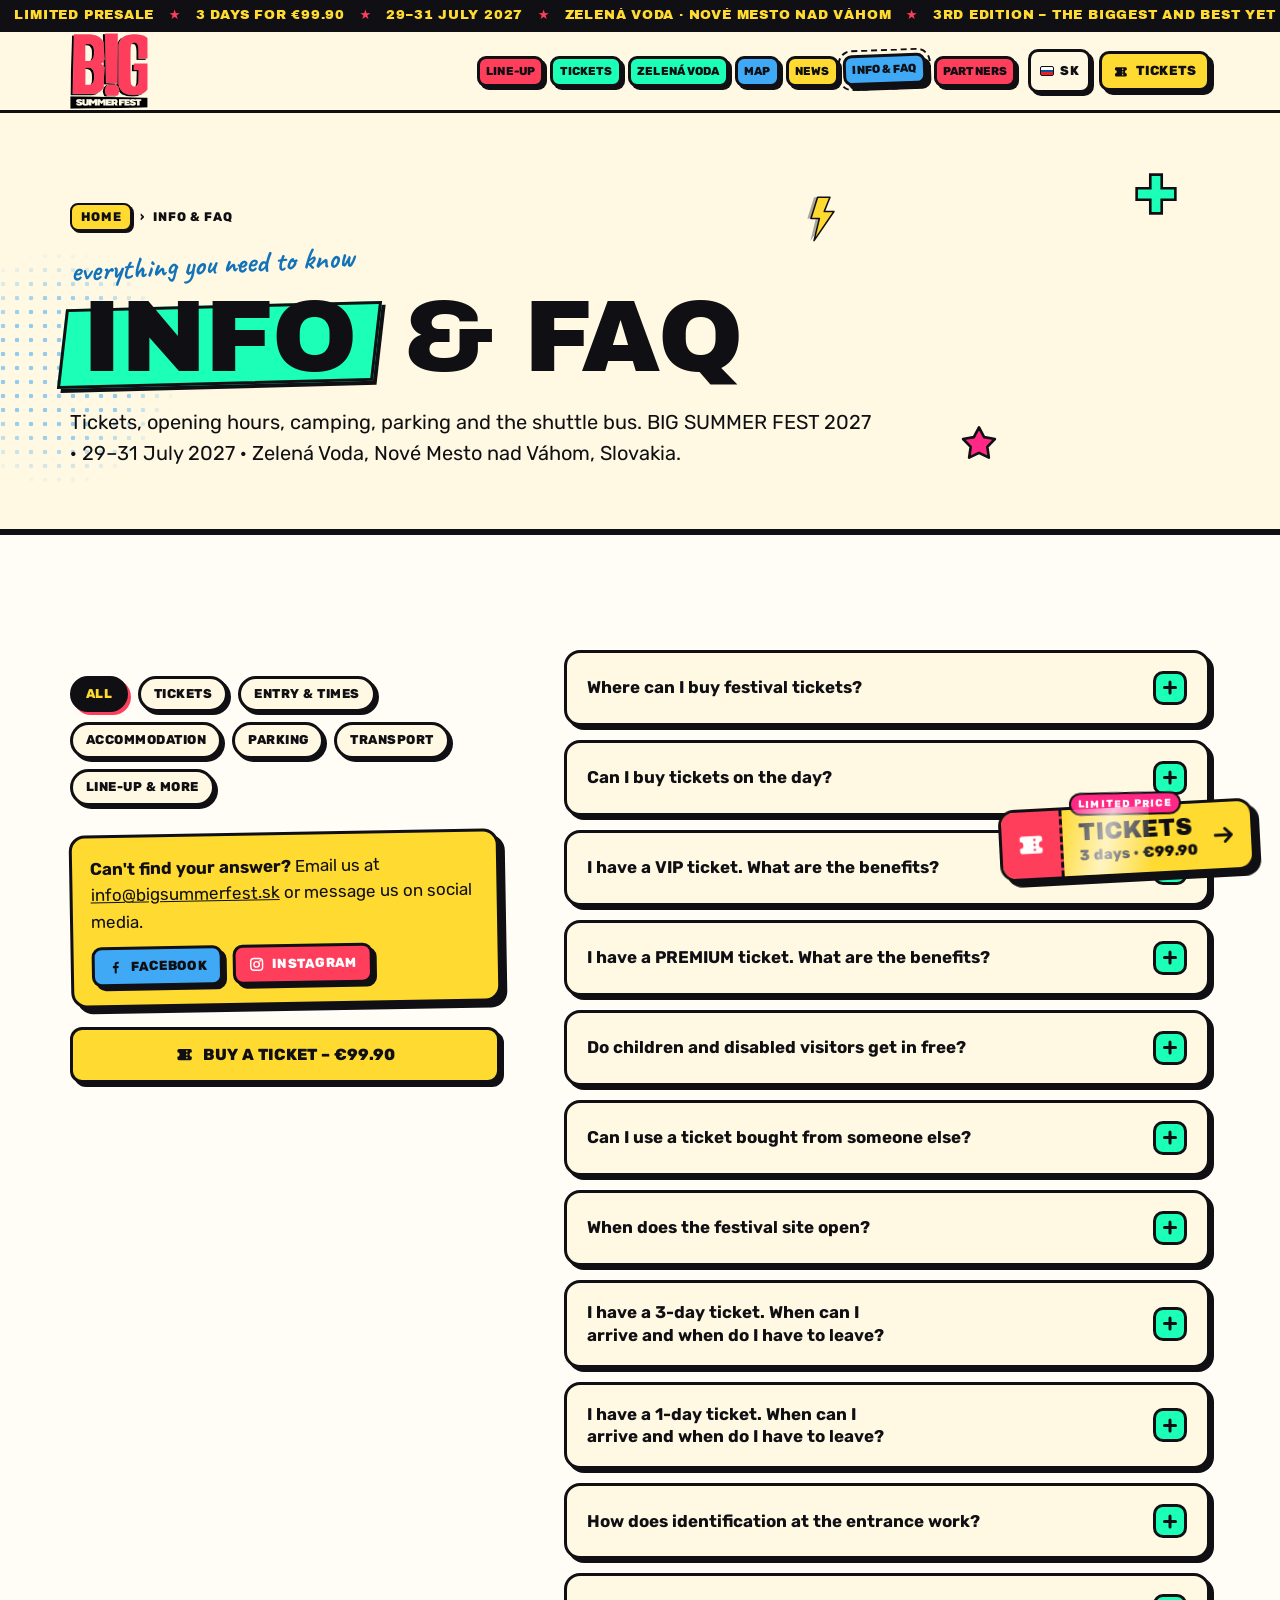
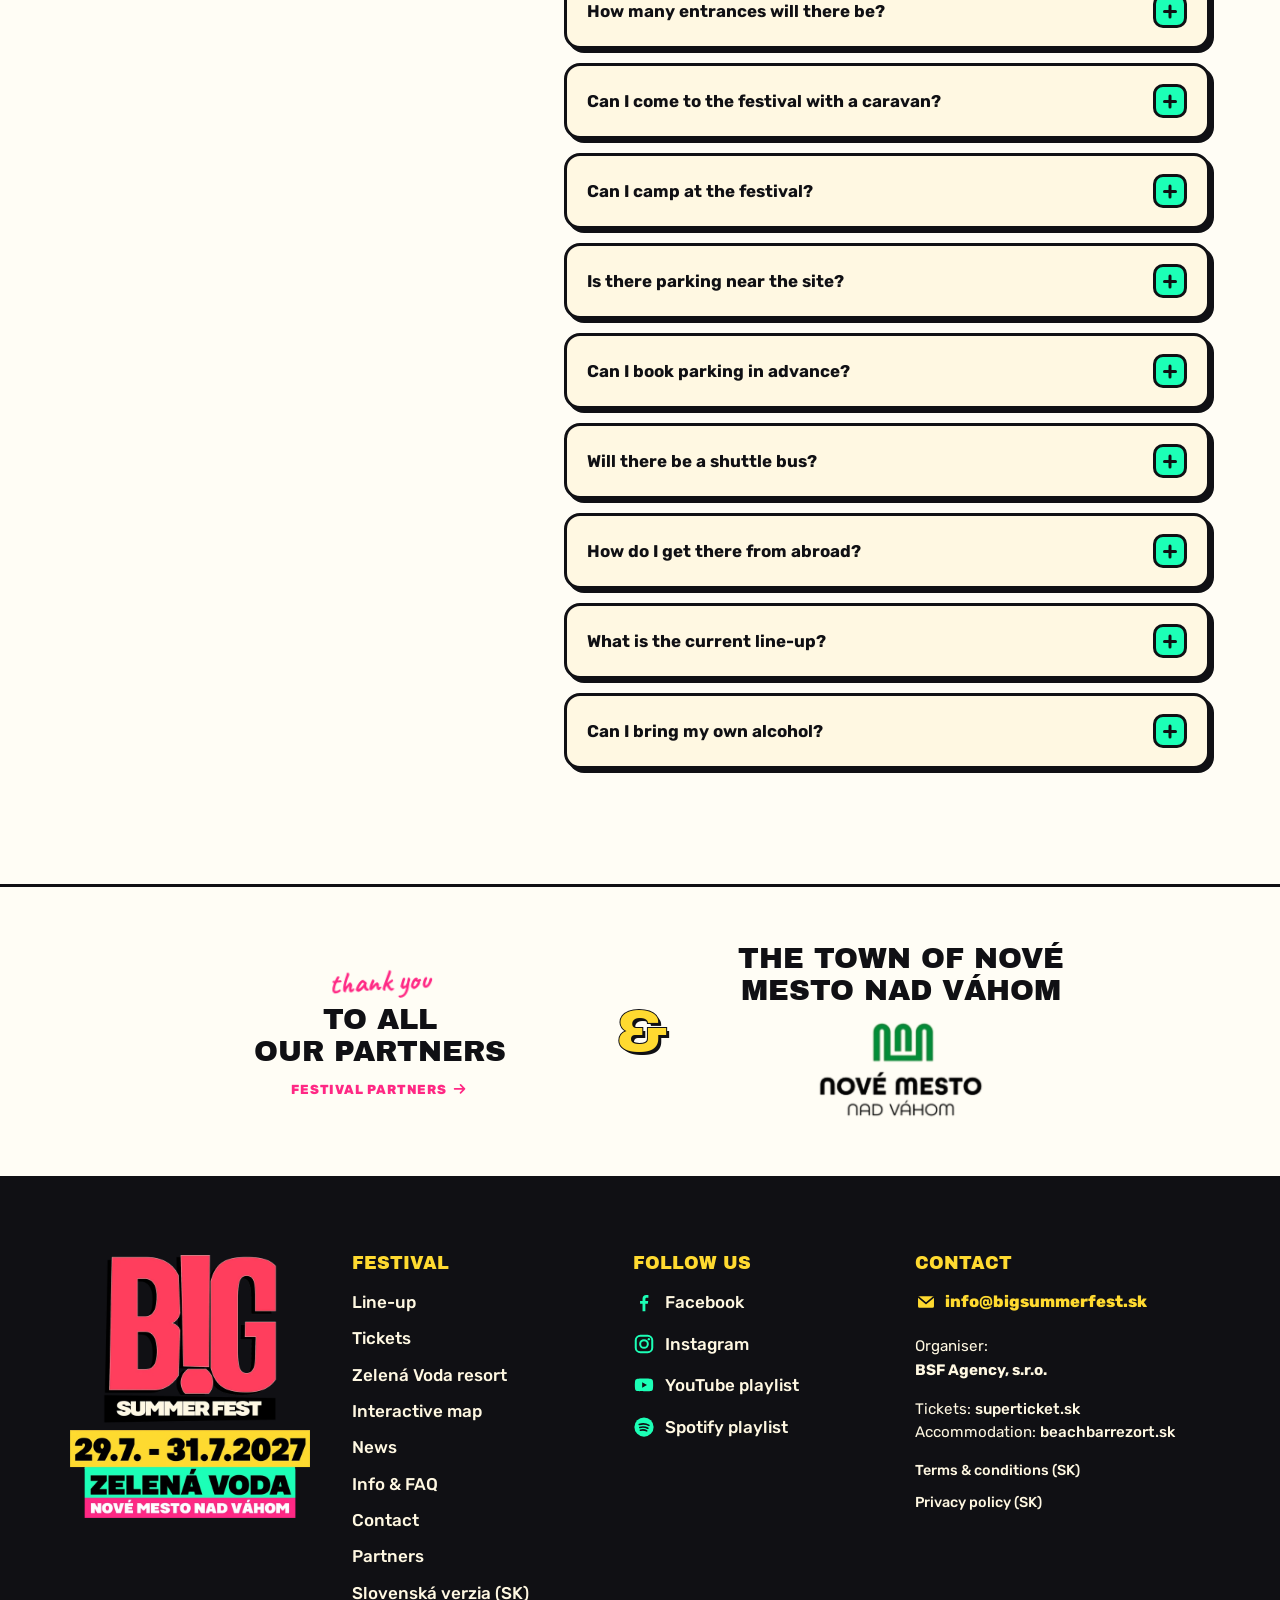
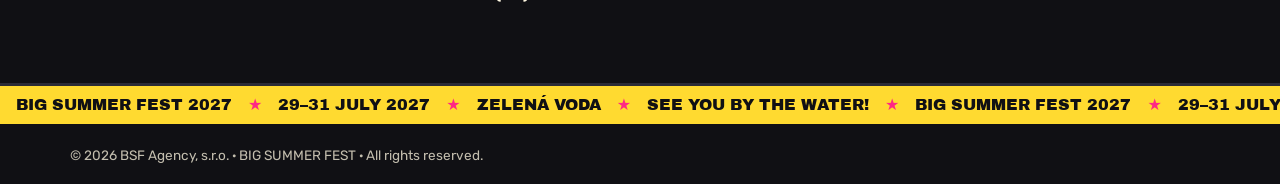
<file: faq.html>
<!DOCTYPE html>
<html lang="en">
<head>
<meta charset="utf-8">
<meta name="viewport" content="width=device-width, initial-scale=1, viewport-fit=cover">
<title>Info &amp; FAQ – BIG SUMMER FEST 2027</title>
<meta name="description" content="BIG SUMMER FEST 2027 FAQ: tickets, opening hours, camping and caravans, parking, shuttle bus and getting there. 29–31 July 2027, Zelená Voda, Slovakia.">
<meta name="theme-color" content="#FF3E5C">
<link rel="alternate" hreflang="sk" href="https://bigsummer.sk/faq">
<meta property="og:type" content="website">
<meta property="og:locale" content="en_GB">
<meta property="og:locale:alternate" content="sk_SK">
<meta property="og:site_name" content="BIG SUMMER FEST">
<meta property="og:title" content="BIG SUMMER FEST 2027 – festival of legendary hits by the lake at Zelená Voda">
<meta property="og:description" content="29–31 July 2027 · Zelená Voda, Slovakia · 35+ artists. Limited presale: 3 days for €99.90.">
<meta property="og:image" content="https://bigsummer.sk/assets/img/og-image.jpg">
<meta name="twitter:card" content="summary_large_image">
<link rel="icon" type="image/png" href="assets/img/favicon.png">
<link rel="apple-touch-icon" href="assets/img/apple-touch-icon.png">
<link rel="preload" href="assets/fonts/archivo-black-latin-400-normal.woff2" as="font" type="font/woff2" crossorigin>
<link rel="preload" href="assets/fonts/rubik-latin-wght-normal.woff2" as="font" type="font/woff2" crossorigin>
<!--FONTS--><link rel="stylesheet" href="assets/css/fonts.css"><!--/FONTS-->
<link rel="stylesheet" href="assets/css/style.css">
</head>
<body>
<!--BODY-START-->
<script>window.BSF_EMBED = window.BSF_EMBED !== false;</script>

<!-- ============ SVG SPRITE ============ -->
<svg width="0" height="0" style="position:absolute" aria-hidden="true" focusable="false">
  <defs>
    <symbol id="i-star" viewBox="0 0 100 100"><path d="M50 9 63.5 34.4 91.8 39.4 71.9 60.1 75.9 88.6 50 76 24.1 88.6 28.1 60.1 8.2 39.4 36.5 34.4Z" fill="currentColor" stroke="#101014" stroke-width="7" stroke-linejoin="round"/></symbol>
    <symbol id="i-plus" viewBox="0 0 100 100"><path d="M37 6h26v31h31v26H63v31H37V63H6V37h31Z" fill="currentColor" stroke="#101014" stroke-width="6" stroke-linejoin="miter"/></symbol>
    <symbol id="i-x" viewBox="0 0 100 100"><path d="M37 6h26v31h31v26H63v31H37V63H6V37h31Z" transform="rotate(45 50 50) scale(.9) translate(5.5 5.5)" fill="currentColor" stroke="#101014" stroke-width="6.5"/></symbol>
    <symbol id="i-bolt" viewBox="0 0 64 104"><path d="M18 3h28L33 35h22L10 101l12-50H3Z" fill="#101014" opacity=".35" transform="translate(-4 0)"/><path d="M22 3h28L37 35h22L14 101l12-50H7Z" fill="currentColor" stroke="#101014" stroke-width="3.5" stroke-linejoin="round"/></symbol>
    <symbol id="i-spark" viewBox="0 0 100 100"><path d="M50 3C54 38 62 46 97 50 62 54 54 62 50 97 46 62 38 54 3 50 38 46 46 38 50 3Z" fill="currentColor" stroke="#101014" stroke-width="5" stroke-linejoin="round"/></symbol>
    <symbol id="i-heart" viewBox="0 0 24 24"><path d="M12 21C5 15 2 11.5 2 8a5 5 0 0 1 10-2 5 5 0 0 1 10 2c0 3.5-3 7-10 13Z" fill="currentColor" stroke="#101014" stroke-width="1.6"/></symbol>
    <symbol id="i-fb" viewBox="0 0 24 24"><path fill="currentColor" d="M13.5 22v-8h2.7l.4-3.2h-3.1V8.8c0-.9.3-1.5 1.6-1.5h1.7V4.4c-.3 0-1.3-.1-2.4-.1-2.4 0-4 1.5-4 4.1v2.4H7.7V14h2.7v8z"/></symbol>
    <symbol id="i-ig" viewBox="0 0 24 24"><rect x="3" y="3" width="18" height="18" rx="5" fill="none" stroke="currentColor" stroke-width="2.2"/><circle cx="12" cy="12" r="4.2" fill="none" stroke="currentColor" stroke-width="2.2"/><circle cx="17.3" cy="6.7" r="1.3" fill="currentColor"/></symbol>
    <symbol id="i-yt" viewBox="0 0 24 24"><path fill="currentColor" d="M21.6 7.2a2.5 2.5 0 0 0-1.8-1.8C18.2 5 12 5 12 5s-6.2 0-7.8.4A2.5 2.5 0 0 0 2.4 7.2C2 8.8 2 12 2 12s0 3.2.4 4.8a2.5 2.5 0 0 0 1.8 1.8C5.8 19 12 19 12 19s6.2 0 7.8-.4a2.5 2.5 0 0 0 1.8-1.8c.4-1.6.4-4.8.4-4.8s0-3.2-.4-4.8zM10 15V9l5.2 3z"/></symbol>
    <symbol id="i-spotify" viewBox="0 0 24 24"><circle cx="12" cy="12" r="10.5" fill="currentColor"/><path d="M6.8 9.3c3.6-1.1 7.6-.8 10.6.9M7.4 12.5c3-.8 6.2-.5 8.8.9M8.1 15.5c2.4-.6 4.8-.4 6.9.7" fill="none" stroke="var(--ico-bg,#fff)" stroke-width="1.7" stroke-linecap="round"/></symbol>
    <symbol id="i-ticket" viewBox="0 0 24 24"><path fill="currentColor" d="M3 7a2 2 0 0 1 2-2h14a2 2 0 0 1 2 2v2.2a2.8 2.8 0 0 0 0 5.6V17a2 2 0 0 1-2 2H5a2 2 0 0 1-2-2v-2.2a2.8 2.8 0 0 0 0-5.6Zm11 0v2h1.6V7Zm0 4v2h1.6v-2Zm0 4v2h1.6v-2Z"/></symbol>
    <symbol id="i-play" viewBox="0 0 24 24"><path fill="currentColor" d="M7 4.5v15a1 1 0 0 0 1.5.9l12-7.5a1 1 0 0 0 0-1.8l-12-7.5A1 1 0 0 0 7 4.5Z"/></symbol>
    <symbol id="i-arrow" viewBox="0 0 24 24"><path d="M4 12h15m-6-6 6 6-6 6" fill="none" stroke="currentColor" stroke-width="2.6" stroke-linecap="round" stroke-linejoin="round"/></symbol>
    <symbol id="i-ext" viewBox="0 0 24 24"><path d="M14 4h6v6m0-6-9 9M18 14v5a1 1 0 0 1-1 1H5a1 1 0 0 1-1-1V7a1 1 0 0 1 1-1h5" fill="none" stroke="currentColor" stroke-width="2.4" stroke-linecap="round" stroke-linejoin="round"/></symbol>
    <symbol id="i-zoom" viewBox="0 0 24 24"><circle cx="10.5" cy="10.5" r="6.5" fill="none" stroke="currentColor" stroke-width="2.6"/><path d="M15.5 15.5 21 21M10.5 7.5v6M7.5 10.5h6" stroke="currentColor" stroke-width="2.6" stroke-linecap="round"/></symbol>
    <symbol id="i-palm" viewBox="0 0 48 48"><path d="M25 22c1 8 0 16-3 23" fill="none" stroke="#101014" stroke-width="3.5" stroke-linecap="round"/><path d="M25 21C18 12 8 12 3 17c7-1 13 0 22 4Zm0 0c4-9 13-12 20-9-7 1-13 4-20 9Zm0 0c-9-3-15 1-17 8 5-4 10-6 17-8Zm0 0c8-1 14 4 15 11-4-5-9-8-15-11Zm0 0c-2-8 1-15 7-18-3 6-5 11-7 18Z" fill="#1CFFB6" stroke="#101014" stroke-width="2.2" stroke-linejoin="round"/><path d="M8 45h32" stroke="#101014" stroke-width="3" stroke-linecap="round"/><circle cx="36" cy="10" r="5" fill="#FFDA30" stroke="#101014" stroke-width="2"/></symbol>
    <symbol id="d-sun" viewBox="0 0 120 120"><g fill="#FFDA30" stroke="#101014" stroke-width="3" stroke-linejoin="round"><path d="M60 2l7 18H53Z"/><path d="M60 118l7-18H53Z"/><path d="M2 60l18-7v14Z"/><path d="M118 60l-18-7v14Z"/><path d="M19 19l18 8-10 10Z"/><path d="M101 101l-18-8 10-10Z"/><path d="M101 19l-8 18-10-10Z"/><path d="M19 101l8-18 10 10Z"/></g><circle cx="60" cy="60" r="30" fill="#FFDA30" stroke="#101014" stroke-width="3.5"/><path d="M47 55h11M62 55h11" stroke="#101014" stroke-width="5" stroke-linecap="round"/><path d="M50 68q10 9 20 0" fill="none" stroke="#101014" stroke-width="3.5" stroke-linecap="round"/></symbol>
    <symbol id="d-cloud" viewBox="0 0 160 64"><path d="M10 54q0-20 22-18 8-22 32-14 16-16 32 4 24-4 24 18 0 12-14 12H22q-12 0-12-2Z" fill="#FFF8E2" stroke="#101014" stroke-width="3.5" stroke-linejoin="round"/><path d="M40 40q6-4 12 0" fill="none" stroke="#101014" stroke-width="2.5" stroke-linecap="round" opacity=".35"/></symbol>
    <symbol id="d-ball" viewBox="0 0 100 100"><circle cx="50" cy="50" r="44" fill="#FFF8E2"/><path d="M50 6a44 44 0 0 1 38 22L50 50Z" fill="#FF3E5C"/><path d="M94 50a44 44 0 0 1-22 38L50 50Z" fill="#3FA9F5"/><path d="M50 94a44 44 0 0 1-38-22L50 50Z" fill="#FFDA30"/><path d="M6 50a44 44 0 0 1 22-38L50 50Z" fill="#1CFFB6"/><circle cx="50" cy="50" r="44" fill="none" stroke="#101014" stroke-width="4"/><circle cx="50" cy="50" r="8" fill="#FFF8E2" stroke="#101014" stroke-width="3"/><ellipse cx="34" cy="28" rx="8" ry="5" fill="#fff" opacity=".7" transform="rotate(-30 34 28)"/></symbol>
    <symbol id="d-glasses" viewBox="0 0 130 56"><path d="M8 16h114" stroke="#101014" stroke-width="5" stroke-linecap="round"/><path d="M10 16h46v12q0 22-23 22T10 28Z" fill="#FF2884" stroke="#101014" stroke-width="4" stroke-linejoin="round"/><path d="M74 16h46v12q0 22-23 22T74 28Z" fill="#3FA9F5" stroke="#101014" stroke-width="4" stroke-linejoin="round"/><path d="M20 24l10 10M84 24l10 10" stroke="#fff" stroke-width="4" stroke-linecap="round" opacity=".8"/><path d="M56 22q9-6 18 0" fill="none" stroke="#101014" stroke-width="4"/></symbol>
    <symbol id="d-cassette" viewBox="0 0 120 78"><rect x="3" y="3" width="114" height="72" rx="8" fill="#FFDA30" stroke="#101014" stroke-width="4"/><rect x="14" y="12" width="92" height="20" rx="3" fill="#1CFFB6" stroke="#101014" stroke-width="3"/><rect x="26" y="38" width="68" height="24" rx="11" fill="#101014"/><circle cx="42" cy="50" r="7" fill="#FFF8E2"/><circle cx="78" cy="50" r="7" fill="#FFF8E2"/><path d="M30 75l6-9h48l6 9" fill="none" stroke="#101014" stroke-width="3"/></symbol>
    <symbol id="i-close" viewBox="0 0 24 24"><path d="M6 6l12 12M18 6 6 18" fill="none" stroke="currentColor" stroke-width="3" stroke-linecap="round"/></symbol>
    <symbol id="i-mail" viewBox="0 0 24 24"><rect x="2.5" y="5" width="19" height="14" rx="2.5" fill="currentColor" stroke="#101014" stroke-width="1.6"/><path d="m3.5 6.5 8.5 7 8.5-7" fill="none" stroke="#101014" stroke-width="1.8" stroke-linejoin="round"/></symbol>
    <symbol id="i-pin" viewBox="0 0 24 24"><path fill="currentColor" stroke="#101014" stroke-width="1.5" d="M12 22s7-6.6 7-12a7 7 0 0 0-14 0c0 5.4 7 12 7 12Z"/><circle cx="12" cy="10" r="2.6" fill="#fff" stroke="#101014" stroke-width="1.2"/></symbol>
    <!-- feature icons -->
    <symbol id="f-swim" viewBox="0 0 48 48"><circle cx="24" cy="20" r="13" fill="#FF3E5C" stroke="#101014" stroke-width="3"/><circle cx="24" cy="20" r="6" fill="#3FA9F5" stroke="#101014" stroke-width="3"/><path d="M13 12l5 5m12 0 5-5m-22 16 5-5m12 0 5 5" stroke="#FFF8E2" stroke-width="3.5"/><path d="M3 38c4 0 4-3 8-3s4 3 8 3 4-3 8-3 4 3 8 3 4-3 8-3" fill="none" stroke="#101014" stroke-width="3" stroke-linecap="round"/></symbol>
    <symbol id="f-beach" viewBox="0 0 48 48"><path d="M8 20C10 9 22 5 30 8s12 10 11 15Z" fill="#FFDA30" stroke="#101014" stroke-width="3" stroke-linejoin="round"/><path d="M19 7c-2 5-2 11 0 16M30 8c1 5 0 11-3 17" fill="none" stroke="#101014" stroke-width="2.5"/><path d="M25 21 19 42" stroke="#101014" stroke-width="3.5" stroke-linecap="round"/><path d="M4 43h40" stroke="#101014" stroke-width="3" stroke-linecap="round"/></symbol>
    <symbol id="f-drink" viewBox="0 0 48 48"><path d="M9 10h30L26 26v13h8v4H14v-4h8V26Z" fill="#1CFFB6" stroke="#101014" stroke-width="3" stroke-linejoin="round"/><circle cx="35" cy="9" r="6" fill="#FFDA30" stroke="#101014" stroke-width="3"/><path d="M31 3 24 17" stroke="#101014" stroke-width="3" stroke-linecap="round"/></symbol>
    <symbol id="f-chill" viewBox="0 0 48 48"><path d="M8 36c0-12 6-20 16-20s16 8 16 20c-4 4-28 4-32 0Z" fill="#FF2884" stroke="#101014" stroke-width="3" stroke-linejoin="round"/><path d="M4 8c6 5 14 5 20 0s14-5 20 0" fill="none" stroke="#101014" stroke-width="2.5"/><circle cx="10" cy="11" r="2.4" fill="#FFDA30" stroke="#101014" stroke-width="1.5"/><circle cx="24" cy="9" r="2.4" fill="#1CFFB6" stroke="#101014" stroke-width="1.5"/><circle cx="38" cy="11" r="2.4" fill="#3FA9F5" stroke="#101014" stroke-width="1.5"/></symbol>
    <symbol id="f-sup" viewBox="0 0 48 48"><circle cx="30" cy="14" r="8" fill="#FFDA30" stroke="#101014" stroke-width="3"/><path d="M6 30 42 22" stroke="#101014" stroke-width="3" stroke-linecap="round"/><path d="M4 36c10-4 30-10 40-8-6 5-30 12-40 8Z" fill="#3FA9F5" stroke="#101014" stroke-width="3" stroke-linejoin="round"/><path d="M14 10 18 32" stroke="#101014" stroke-width="3" stroke-linecap="round"/><path d="M12 6h8" stroke="#101014" stroke-width="3" stroke-linecap="round"/></symbol>
    <symbol id="f-tent" viewBox="0 0 48 48"><path d="M24 6 4 40h40Z" fill="#1CFFB6" stroke="#101014" stroke-width="3" stroke-linejoin="round"/><path d="M24 6v34M24 22l-7 18h14Z" fill="#101014" stroke="#101014" stroke-width="2.5" stroke-linejoin="round"/><path d="M2 42h44" stroke="#101014" stroke-width="3" stroke-linecap="round"/></symbol>
  </defs>
</svg>

<a class="skip" href="#content">Skip to content</a>

<!-- ============ TOP TICKER ============ -->
<div class="topbar" role="note" aria-label="Limited presale: 3 days for €99.90">
  <div class="marquee" aria-hidden="true">
    <div class="marquee__track" style="--dur:38s">
      <div class="marquee__group"><span>LIMITED PRESALE</span><i>★</i><span>3 DAYS FOR €99.90</span><i>★</i><span>29–31 JULY 2027</span><i>★</i><span>ZELENÁ VODA · NOVÉ MESTO NAD VÁHOM</span><i>★</i><span>3RD EDITION – THE BIGGEST AND BEST YET</span><i>★</i></div>
      <div class="marquee__group"><span>LIMITED PRESALE</span><i>★</i><span>3 DAYS FOR €99.90</span><i>★</i><span>29–31 JULY 2027</span><i>★</i><span>ZELENÁ VODA · NOVÉ MESTO NAD VÁHOM</span><i>★</i><span>3RD EDITION – THE BIGGEST AND BEST YET</span><i>★</i></div>
    </div>
  </div>
</div>

<!-- ============ HEADER ============ -->
<header class="site-header" id="top">
  <div class="wrap header__inner">
    <a class="brand" href="index.html" aria-label="BIG SUMMER FEST – home">
      <img src="assets/img/logo-sm.webp" width="260" height="253" alt="BIG SUMMER FEST">
    </a>
    <nav class="nav" id="nav" aria-label="Main navigation">
      <a href="index.html#line-up" style="--c:var(--pink)">Line-up</a>
      <a href="index.html#tickets" style="--c:var(--mint)">Tickets</a>
      <a href="index.html#zelena-voda" style="--c:var(--mint)">Zelená Voda</a>
      <a href="map.html" style="--c:var(--blue)">Map</a>
      <a href="index.html#news" style="--c:var(--yellow)">News</a>
      <a href="faq.html" class="is-active" aria-current="page" style="--c:var(--blue)">Info &amp; FAQ</a>
      <a href="partners.html" style="--c:var(--pink)">Partners</a>
      <div class="nav__social">
        <a href="https://www.facebook.com/bigsummerfest.sk/" target="_blank" rel="noopener" aria-label="Facebook"><svg><use href="#i-fb"/></svg></a>
        <a href="https://www.instagram.com/bigsummerfest.sk/" target="_blank" rel="noopener" aria-label="Instagram"><svg><use href="#i-ig"/></svg></a>
      </div>
    </nav>
    <div class="header__cta">
      <div class="lang-switch" role="group" aria-label="Language / Jazyk"><span class="lang-switch__cur" aria-current="page">EN</span><a href="https://bigsummer.sk/" hreflang="sk" lang="sk" title="Slovenská verzia webu">SK</a></div>
      <a class="btn btn--sm btn--yellow btn--breathe" href="https://www.superticket.sk/big-summer-fest-2027" target="_blank" rel="noopener"><svg class="ico"><use href="#i-ticket"/></svg><span>Tickets</span></a>
      <button class="burger" type="button" aria-expanded="false" aria-controls="nav" aria-label="Open menu"><span></span><span></span><span></span></button>
    </div>
  </div>
</header>

<main id="content">
<section class="page-hero" aria-labelledby="faq-title">
  <div class="dots dots--hero" aria-hidden="true"></div>
  <svg class="deco a-spin" style="--s:44px;top:14%;right:8%;color:var(--mint)" aria-hidden="true"><use href="#i-plus"/></svg>
  <svg class="deco a-twinkle" style="--s:38px;bottom:16%;right:22%;color:var(--magenta)" aria-hidden="true"><use href="#i-star"/></svg>
  <svg class="deco a-wiggle" style="--s:46px;top:20%;right:34%;color:var(--yellow)" aria-hidden="true"><use href="#i-bolt"/></svg>
  <div class="wrap" style="position:relative;z-index:1">
    <nav class="crumbs" aria-label="Breadcrumb"><a href="index.html">Home</a><span aria-hidden="true">›</span><span>Info &amp; FAQ</span></nav>
    <p class="hand hand--blue">everything you need to know</p>
    <h1 class="sec-title" id="faq-title"><span class="hl" style="--c:var(--mint)">Info</span> &amp; FAQ</h1>
    <p class="sec-lead">Tickets, opening hours, camping, parking and the shuttle bus. BIG SUMMER FEST 2027 · 29–31 July 2027 · Zelená Voda, Nové Mesto nad Váhom, Slovakia.</p>
  </div>
</section>

<section class="section faq faq-page" aria-label="Questions and answers">
  <div class="wrap faq__grid">
    <aside class="faq__side">
      <h2 class="sr-only">Categories</h2>
      <div class="faq__filters" role="group" aria-label="Filter questions">
        <button type="button" class="fchip is-on" data-cat="all" aria-pressed="true">All</button>
        <button type="button" class="fchip" data-cat="vstupenky" aria-pressed="false">Tickets</button>
        <button type="button" class="fchip" data-cat="vstup" aria-pressed="false">Entry &amp; times</button>
        <button type="button" class="fchip" data-cat="ubytovanie" aria-pressed="false">Accommodation</button>
        <button type="button" class="fchip" data-cat="parkovanie" aria-pressed="false">Parking</button>
        <button type="button" class="fchip" data-cat="doprava" aria-pressed="false">Transport</button>
        <button type="button" class="fchip" data-cat="lineup" aria-pressed="false">Line-up &amp; more</button>
      </div>
      <div class="faq__help">
        <p><strong>Can't find your answer?</strong> Email us at <a href="mailto:info@bigsummerfest.sk">info@bigsummerfest.sk</a> or message us on social media.</p>
        <div class="faq__help-btns">
          <a class="btn btn--sm btn--blue" href="https://www.facebook.com/bigsummerfest.sk/" target="_blank" rel="noopener"><svg class="ico"><use href="#i-fb"/></svg>Facebook</a>
          <a class="btn btn--sm btn--pink" href="https://www.instagram.com/bigsummerfest.sk/" target="_blank" rel="noopener"><svg class="ico"><use href="#i-ig"/></svg>Instagram</a>
        </div>
      </div>
      <a class="btn btn--yellow btn--block" style="margin-top:22px" href="https://www.superticket.sk/big-summer-fest-2027" target="_blank" rel="noopener"><svg class="ico"><use href="#i-ticket"/></svg>Buy a ticket – €99.90</a>
    </aside>
    <div class="faq__list" id="faq-list">
      <div class="qa" data-cat="vstupenky"><h3><button class="qa__q" type="button" aria-expanded="false">Where can I buy festival tickets?<span class="qa__ico" aria-hidden="true"></span></button></h3><div class="qa__a"><div><p>Tickets are on sale online via <a href="https://www.superticket.sk/big-summer-fest-2027" target="_blank" rel="noopener">SUPERTICKET.sk</a> and on the official festival website. The limited presale is on now – a 3-day ticket for €99.90.</p></div></div></div>
      <div class="qa" data-cat="vstupenky"><h3><button class="qa__q" type="button" aria-expanded="false">Can I buy tickets on the day?<span class="qa__ico" aria-hidden="true"></span></button></h3><div class="qa__a"><div><p>Yes, tickets will also be sold on site at the festival entrance.</p><ul><li>1-day entry: €80</li><li>3-day entry: €160</li></ul><p>Parking and other services will cost the same on site as online.</p></div></div></div>
      <div class="qa" data-cat="vstupenky"><h3><button class="qa__q" type="button" aria-expanded="false">I have a VIP ticket. What are the benefits?<span class="qa__ico" aria-hidden="true"></span></button></h3><div class="qa__a"><div><p>With a VIP ticket you enjoy the festival from an exclusive spot with the best view. The raised grandstand gives you a perfect view of the main stage.</p><ul><li>Private VIP section and separate grandstand with a top view of the stage</li><li>Separate entrance and toilets</li><li>Free VIP parking</li><li>Private bar</li></ul><p>VIP tickets are limited to 400.</p></div></div></div>
      <div class="qa" data-cat="vstupenky"><h3><button class="qa__q" type="button" aria-expanded="false">I have a PREMIUM ticket. What are the benefits?<span class="qa__ico" aria-hidden="true"></span></button></h3><div class="qa__a"><div><p>A PREMIUM ticket gives you access to a reserved standing area right in front of the stage, so you can enjoy the concerts up close – with a better view and less of a crush.</p><p>PREMIUM tickets are limited to 1,200. You can upgrade your ticket online or on site.</p></div></div></div>
      <div class="qa" data-cat="vstupenky"><h3><button class="qa__q" type="button" aria-expanded="false">Do children and disabled visitors get in free?<span class="qa__ico" aria-hidden="true"></span></button></h3><div class="qa__a"><div><p>Yes. Children under 10 (up to 140 cm) get in free. Holders of a Slovak disability card (ZŤP) also get in free – this applies to wheelchair users only.</p></div></div></div>
      <div class="qa" data-cat="vstupenky"><h3><button class="qa__q" type="button" aria-expanded="false">Can I use a ticket bought from someone else?<span class="qa__ico" aria-hidden="true"></span></button></h3><div class="qa__a"><div><p>We can only guarantee tickets bought through superticket.sk or the official festival website. If you have a ticket from another seller without a valid code, you may be refused entry, and the organiser accepts no responsibility for such tickets.</p></div></div></div>
      <div class="qa" data-cat="vstup"><h3><button class="qa__q" type="button" aria-expanded="false">When does the festival site open?<span class="qa__ico" aria-hidden="true"></span></button></h3><div class="qa__a"><div><ul><li><strong>Thursday 29 July 2027</strong> – from 15:00</li><li><strong>Friday 30 July 2027</strong> – from 12:00</li><li><strong>Saturday 31 July 2027</strong> – from 12:00</li></ul><p>The programme starts later. Festival ticket holders do not pay the Zelená Voda resort entry fee. Times are approximate and subject to change.</p></div></div></div>
      <div class="qa" data-cat="vstup"><h3><button class="qa__q" type="button" aria-expanded="false">I have a 3-day ticket. When can I arrive and when do I have to leave?<span class="qa__ico" aria-hidden="true"></span></button></h3><div class="qa__a"><div><p>Entry to the Zelená Voda resort follows the resort's regular opening hours.</p><div class="sched"><div><b>Thursday 29 July 2027</b><span>entry from 15:00 · programme 18:00 – 01:00</span></div><div><b>Friday 30 July 2027</b><span>entry from 12:00 · programme 14:00 – 03:00</span></div><div><b>Saturday 31 July 2027</b><span>entry from 12:00 · programme 13:00 – 03:00</span></div></div><p>Times are approximate and subject to change.</p></div></div></div>
      <div class="qa" data-cat="vstup"><h3><button class="qa__q" type="button" aria-expanded="false">I have a 1-day ticket. When can I arrive and when do I have to leave?<span class="qa__ico" aria-hidden="true"></span></button></h3><div class="qa__a"><div><p>The same times apply as for the 3-day ticket, depending on the day you choose. When the programme ends, visitors who are not staying on site should leave the festival zone.</p></div></div></div>
      <div class="qa" data-cat="vstup"><h3><button class="qa__q" type="button" aria-expanded="false">How does identification at the entrance work?<span class="qa__ico" aria-hidden="true"></span></button></h3><div class="qa__a"><div><p>Everyone must show a valid ticket at the entrance. You don't need to print your ticket – having it on your phone is enough.</p><p>At the entrance you will get a wristband. Don't take it off, or you won't be let back in. Show the wristband when you re-enter and whenever security staff ask for it.</p></div></div></div>
      <div class="qa" data-cat="vstup"><h3><button class="qa__q" type="button" aria-expanded="false">How many entrances will there be?<span class="qa__ico" aria-hidden="true"></span></button></h3><div class="qa__a"><div><p>There will be two entrance gates – one for VIP guests and one for visitors with standard and PREMIUM tickets.</p></div></div></div>
      <div class="qa" data-cat="ubytovanie"><h3><button class="qa__q" type="button" aria-expanded="false">Can I come to the festival with a caravan?<span class="qa__ico" aria-hidden="true"></span></button></h3><div class="qa__a"><div><p>Yes, there are 100 caravan pitches available. More information and booking at <a href="https://beachbarrezort.sk/" target="_blank" rel="noopener">beachbarrezort.sk</a>.</p></div></div></div>
      <div class="qa" data-cat="ubytovanie"><h3><button class="qa__q" type="button" aria-expanded="false">Can I camp at the festival?<span class="qa__ico" aria-hidden="true"></span></button></h3><div class="qa__a"><div><p>The tent villages are reserved for festival visitors only. You can book a tent pitch at <a href="https://beachbarrezort.sk/" target="_blank" rel="noopener">beachbarrezort.sk</a>.</p></div></div></div>
      <div class="qa" data-cat="parkovanie"><h3><button class="qa__q" type="button" aria-expanded="false">Is there parking near the site?<span class="qa__ico" aria-hidden="true"></span></button></h3><div class="qa__a"><div><p>Four car parks (P1 – P4) will be available at the festival. Parking for the whole festival is cheapest online via SUPERTICKET.sk. VIP ticket holders have parking by the main entrance included. Visitors with disabilities buy parking separately.</p><p>Parking can also be bought on site, but we recommend booking it in advance.</p></div></div></div>
      <div class="qa" data-cat="parkovanie"><h3><button class="qa__q" type="button" aria-expanded="false">Can I book parking in advance?<span class="qa__ico" aria-hidden="true"></span></button></h3><div class="qa__a"><div><p>Yes, you can buy parking in advance via SUPERTICKET.sk. You can leave the external car parks P1 – P4 at any time.</p><p>Guests staying or camping through beachbarrezort.sk park inside the festival site – but can only drive out after the festival ends.</p></div></div></div>
      <div class="qa" data-cat="doprava"><h3><button class="qa__q" type="button" aria-expanded="false">Will there be a shuttle bus?<span class="qa__ico" aria-hidden="true"></span></button></h3><div class="qa__a"><div><p>Yes, a shuttle bus will run from Thursday to Saturday:</p><ul><li>Nové Mesto nad Váhom, main station ↔ BIG SUMMER FEST + car park</li><li>Nové Mesto nad Váhom, Tesco ↔ BIG SUMMER FEST + car park</li></ul><p>For 2027, together with CK DAKA, we are adding more daytime and night-time connections, including from Piešťany and Trenčín. More stops and times will be announced.</p></div></div></div>
      <div class="qa" data-cat="doprava"><h3><button class="qa__q" type="button" aria-expanded="false">How do I get there from abroad?<span class="qa__ico" aria-hidden="true"></span></button></h3><div class="qa__a"><div><p>Zelená Voda is right next to the D1 motorway (exit Nové Mesto nad Váhom). By car it is about 1 hour from Bratislava and about 2 hours from Vienna or Brno. The nearest major airports are Bratislava and Vienna. By train, Nové Mesto nad Váhom lies on the main Bratislava – Žilina line, and the festival shuttle runs from the station.</p></div></div></div>
      <div class="qa" data-cat="lineup"><h3><button class="qa__q" type="button" aria-expanded="false">What is the current line-up?<span class="qa__ico" aria-hidden="true"></span></button></h3><div class="qa__a"><div><p>So far we have confirmed <strong>VENGABOYS, LOONA, LAS KETCHUP, REDNEX and LUNETIC</strong>. More than 35 artists will perform – we're revealing more names step by step on <a href="https://www.facebook.com/bigsummerfest.sk/" target="_blank" rel="noopener">Facebook</a> and <a href="https://www.instagram.com/bigsummerfest.sk/" target="_blank" rel="noopener">Instagram</a>.</p></div></div></div>
      <div class="qa" data-cat="lineup"><h3><button class="qa__q" type="button" aria-expanded="false">Can I bring my own alcohol?<span class="qa__ico" aria-hidden="true"></span></button></h3><div class="qa__a"><div><p>No, you may not bring your own alcohol onto the festival site. For what you definitely should pack, see our <a href="index.html#article-checklist">festival checklist</a>.</p></div></div></div>
    </div>
  </div>
</section>
</main>

<!-- ============ FOOTER ============ -->
<section class="thanks" aria-label="Thank you">
  <div class="wrap thanks__inner">
    <div class="thanks__col">
      <p class="hand hand--pink">thank you</p>
      <p class="thanks__big">to all our partners</p>
      <a class="thanks__link" href="partners.html">Festival partners <svg class="ico"><use href="#i-arrow"/></svg></a>
    </div>
    <span class="thanks__amp" aria-hidden="true">&amp;</span>
    <div class="thanks__col thanks__col--city">
      <p class="thanks__big">the town of Nové Mesto nad Váhom</p>
      <img class="thanks__logo" src="assets/img/nmnv-logo.webp" width="354" height="210" alt="Nové Mesto nad Váhom" loading="lazy" decoding="async">
    </div>
  </div>
</section>
<footer class="site-footer">
  <div class="wrap footer__grid">
    <div class="footer__brand">
      <img src="assets/img/logo-lockup.webp" width="640" height="700" alt="BIG SUMMER FEST – 29–31 July 2027, Zelená Voda, Nové Mesto nad Váhom" loading="lazy" decoding="async">
    </div>
    <div class="footer__col">
      <h3>Festival</h3>
      <ul>
        <li><a href="index.html#line-up">Line-up</a></li>
        <li><a href="index.html#tickets">Tickets</a></li>
        <li><a href="index.html#zelena-voda">Zelená Voda resort</a></li>
        <li><a href="map.html">Interactive map</a></li>
        <li><a href="index.html#news">News</a></li>
        <li><a href="faq.html">Info &amp; FAQ</a></li>
        <li><a href="index.html#contact">Contact</a></li>
        <li><a href="partners.html">Partners</a></li>
        <li><a href="https://bigsummer.sk/" hreflang="sk" lang="sk">Slovenská verzia (SK)</a></li>
      </ul>
    </div>
    <div class="footer__col">
      <h3>Follow us</h3>
      <ul class="footer__social">
        <li><a href="https://www.facebook.com/bigsummerfest.sk/" target="_blank" rel="noopener"><svg class="ico"><use href="#i-fb"/></svg>Facebook</a></li>
        <li><a href="https://www.instagram.com/bigsummerfest.sk/" target="_blank" rel="noopener"><svg class="ico"><use href="#i-ig"/></svg>Instagram</a></li>
        <li><a href="https://www.youtube.com/playlist?list=PLWvb5slnLo7ieMVEt73fXtku7p8db4FHZ" target="_blank" rel="noopener"><svg class="ico"><use href="#i-yt"/></svg>YouTube playlist</a></li>
        <li><a href="https://open.spotify.com/playlist/7CcyGimT6pTc5s2akvgYrY" target="_blank" rel="noopener"><svg class="ico" style="--ico-bg:var(--ink)"><use href="#i-spotify"/></svg>Spotify playlist</a></li>
      </ul>
    </div>
    <div class="footer__col">
      <h3>Contact</h3>
      <p class="footer__mail"><a href="mailto:info@bigsummerfest.sk"><svg class="ico"><use href="#i-mail"/></svg>info@bigsummerfest.sk</a></p>
      <p>Organiser:<br><strong>BSF Agency, s.r.o.</strong></p>
      <p>Tickets: <a href="https://www.superticket.sk/big-summer-fest-2027" target="_blank" rel="noopener">superticket.sk</a><br>Accommodation: <a href="https://beachbarrezort.sk/" target="_blank" rel="noopener">beachbarrezort.sk</a></p>
      <ul class="footer__legal">
        <li><a href="https://bigsummerfest.sk/obchodne-podmienky" target="_blank" rel="noopener">Terms &amp; conditions (SK)</a></li>
        <li><a href="https://bigsummerfest.sk/ochrana-osobnych-udajov" target="_blank" rel="noopener">Privacy policy (SK)</a></li>
      </ul>
    </div>
  </div>
  <div class="footer__bottom">
    <div class="marquee" aria-hidden="true"><div class="marquee__track" style="--dur:40s">
      <div class="marquee__group"><span>BIG SUMMER FEST 2027</span><i>★</i><span>29–31 JULY 2027</span><i>★</i><span>ZELENÁ VODA</span><i>★</i><span>SEE YOU BY THE WATER!</span><i>★</i></div>
      <div class="marquee__group"><span>BIG SUMMER FEST 2027</span><i>★</i><span>29–31 JULY 2027</span><i>★</i><span>ZELENÁ VODA</span><i>★</i><span>SEE YOU BY THE WATER!</span><i>★</i></div>
    </div></div>
    <p class="wrap footer__copy">© 2026 BSF Agency, s.r.o. · BIG SUMMER FEST · All rights reserved.</p>
  </div>
</footer>

<!-- ============ PLÁVAJÚCA VSTUPENKA ============ -->
<a class="ticket-fab" href="https://www.superticket.sk/big-summer-fest-2027" target="_blank" rel="noopener" aria-label="Buy tickets – 3 days for €99.90 (superticket.sk)">
  <span class="ticket-fab__tag" aria-hidden="true">limited price</span>
  <span class="ticket-fab__stub" aria-hidden="true"><svg><use href="#i-ticket"/></svg></span>
  <span class="ticket-fab__body"><b>Tickets</b><small>3 days · €99.90</small></span>
  <span class="ticket-fab__go" aria-hidden="true"><svg><use href="#i-arrow"/></svg></span>
</a>

<div class="modal modal--media" id="media" role="dialog" aria-modal="true" aria-label="Video or photo" hidden>
  <div class="modal__backdrop" data-close></div>
  <div class="media">
    <button class="modal__x" type="button" data-close aria-label="Close"><svg><use href="#i-close"/></svg></button>
    <div class="media__inner"></div>
  </div>
</div>

<script src="assets/js/main.js" defer></script>
<!--BODY-END-->
</body>
</html>
</file>
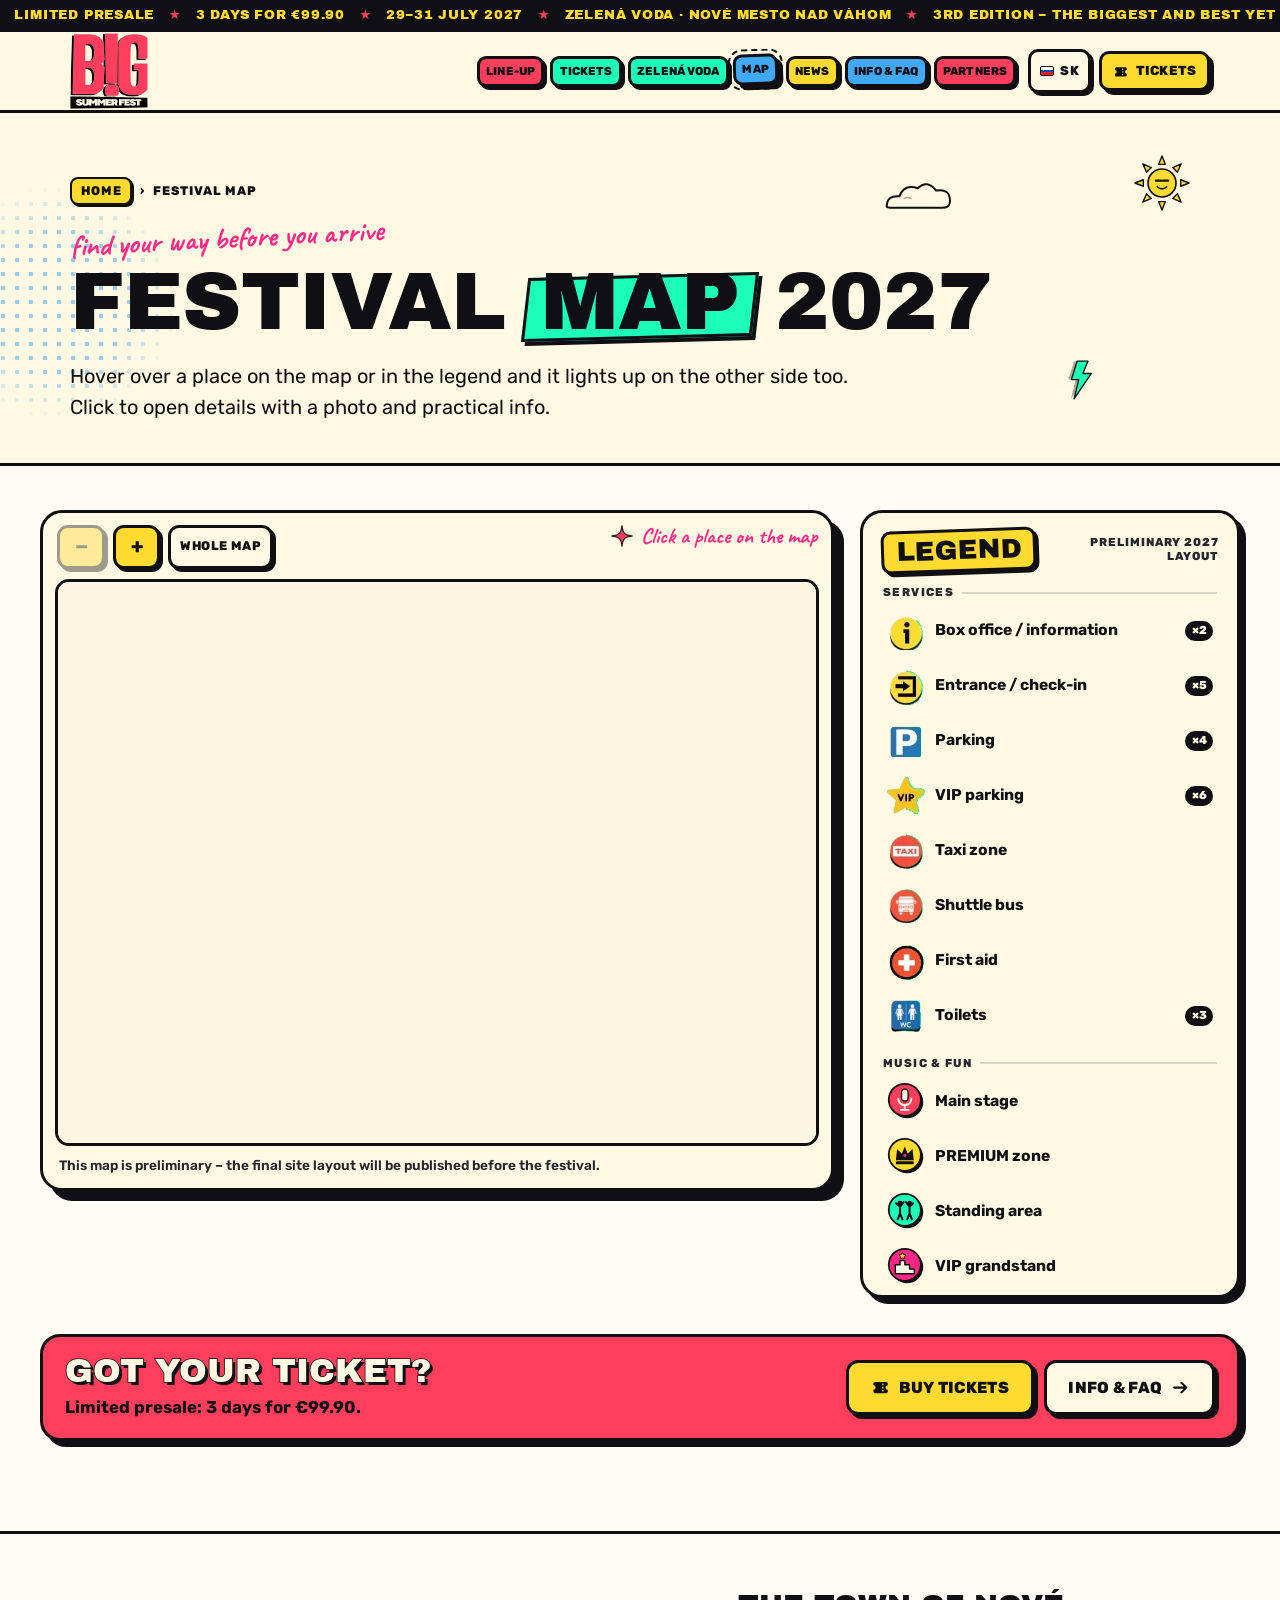
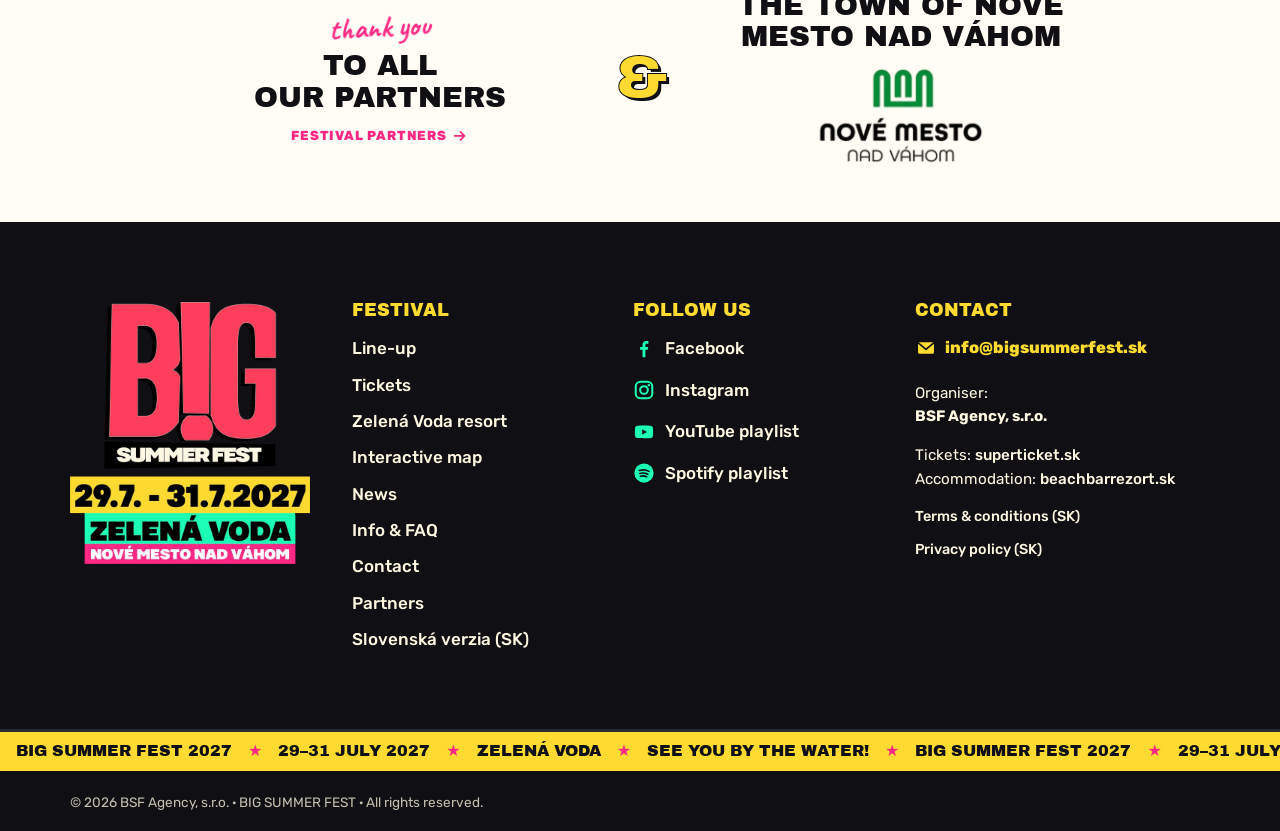
<file: map.html>
<!DOCTYPE html>
<html lang="en">
<head>
<meta charset="utf-8">
<meta name="viewport" content="width=device-width, initial-scale=1, viewport-fit=cover">
<title>Interactive festival map – BIG SUMMER FEST 2027</title>
<meta name="description" content="Interactive site map of BIG SUMMER FEST 2027 at Zelená Voda, Slovakia: stage, PREMIUM and VIP zones, entrances, parking, shuttle bus, food zone, bars, beach, camp village and caravans.">
<meta name="theme-color" content="#FF3E5C">
<link rel="alternate" hreflang="sk" href="https://bigsummer.sk/mapa">
<meta property="og:type" content="website">
<meta property="og:locale" content="en_GB">
<meta property="og:locale:alternate" content="sk_SK">
<meta property="og:site_name" content="BIG SUMMER FEST">
<meta property="og:title" content="Interactive festival map – BIG SUMMER FEST 2027">
<meta property="og:description" content="29–31 July 2027 · Zelená Voda, Slovakia · 35+ artists. Limited presale: 3 days for €99.90.">
<meta property="og:image" content="https://bigsummer.sk/assets/img/og-image.jpg">
<meta name="twitter:card" content="summary_large_image">
<link rel="icon" type="image/png" href="assets/img/favicon.png">
<link rel="apple-touch-icon" href="assets/img/apple-touch-icon.png">
<link rel="preload" href="assets/fonts/archivo-black-latin-400-normal.woff2" as="font" type="font/woff2" crossorigin>
<link rel="preload" href="assets/fonts/rubik-latin-wght-normal.woff2" as="font" type="font/woff2" crossorigin>
<!--FONTS--><link rel="stylesheet" href="assets/css/fonts.css"><!--/FONTS-->
<link rel="stylesheet" href="assets/css/style.css">
<link rel="stylesheet" href="assets/css/mapa.css">
<link rel="preload" as="image" href="assets/img/mapa-2027-interaktivna.webp">
</head>
<body>
<!--BODY-START-->
<script>window.BSF_EMBED = window.BSF_EMBED !== false;</script>

<!-- ============ SVG SPRITE ============ -->
<svg width="0" height="0" style="position:absolute" aria-hidden="true" focusable="false">
  <defs>
    <symbol id="i-star" viewBox="0 0 100 100"><path d="M50 9 63.5 34.4 91.8 39.4 71.9 60.1 75.9 88.6 50 76 24.1 88.6 28.1 60.1 8.2 39.4 36.5 34.4Z" fill="currentColor" stroke="#101014" stroke-width="7" stroke-linejoin="round"/></symbol>
    <symbol id="i-plus" viewBox="0 0 100 100"><path d="M37 6h26v31h31v26H63v31H37V63H6V37h31Z" fill="currentColor" stroke="#101014" stroke-width="6" stroke-linejoin="miter"/></symbol>
    <symbol id="i-x" viewBox="0 0 100 100"><path d="M37 6h26v31h31v26H63v31H37V63H6V37h31Z" transform="rotate(45 50 50) scale(.9) translate(5.5 5.5)" fill="currentColor" stroke="#101014" stroke-width="6.5"/></symbol>
    <symbol id="i-bolt" viewBox="0 0 64 104"><path d="M18 3h28L33 35h22L10 101l12-50H3Z" fill="#101014" opacity=".35" transform="translate(-4 0)"/><path d="M22 3h28L37 35h22L14 101l12-50H7Z" fill="currentColor" stroke="#101014" stroke-width="3.5" stroke-linejoin="round"/></symbol>
    <symbol id="i-spark" viewBox="0 0 100 100"><path d="M50 3C54 38 62 46 97 50 62 54 54 62 50 97 46 62 38 54 3 50 38 46 46 38 50 3Z" fill="currentColor" stroke="#101014" stroke-width="5" stroke-linejoin="round"/></symbol>
    <symbol id="i-heart" viewBox="0 0 24 24"><path d="M12 21C5 15 2 11.5 2 8a5 5 0 0 1 10-2 5 5 0 0 1 10 2c0 3.5-3 7-10 13Z" fill="currentColor" stroke="#101014" stroke-width="1.6"/></symbol>
    <symbol id="i-fb" viewBox="0 0 24 24"><path fill="currentColor" d="M13.5 22v-8h2.7l.4-3.2h-3.1V8.8c0-.9.3-1.5 1.6-1.5h1.7V4.4c-.3 0-1.3-.1-2.4-.1-2.4 0-4 1.5-4 4.1v2.4H7.7V14h2.7v8z"/></symbol>
    <symbol id="i-ig" viewBox="0 0 24 24"><rect x="3" y="3" width="18" height="18" rx="5" fill="none" stroke="currentColor" stroke-width="2.2"/><circle cx="12" cy="12" r="4.2" fill="none" stroke="currentColor" stroke-width="2.2"/><circle cx="17.3" cy="6.7" r="1.3" fill="currentColor"/></symbol>
    <symbol id="i-yt" viewBox="0 0 24 24"><path fill="currentColor" d="M21.6 7.2a2.5 2.5 0 0 0-1.8-1.8C18.2 5 12 5 12 5s-6.2 0-7.8.4A2.5 2.5 0 0 0 2.4 7.2C2 8.8 2 12 2 12s0 3.2.4 4.8a2.5 2.5 0 0 0 1.8 1.8C5.8 19 12 19 12 19s6.2 0 7.8-.4a2.5 2.5 0 0 0 1.8-1.8c.4-1.6.4-4.8.4-4.8s0-3.2-.4-4.8zM10 15V9l5.2 3z"/></symbol>
    <symbol id="i-spotify" viewBox="0 0 24 24"><circle cx="12" cy="12" r="10.5" fill="currentColor"/><path d="M6.8 9.3c3.6-1.1 7.6-.8 10.6.9M7.4 12.5c3-.8 6.2-.5 8.8.9M8.1 15.5c2.4-.6 4.8-.4 6.9.7" fill="none" stroke="var(--ico-bg,#fff)" stroke-width="1.7" stroke-linecap="round"/></symbol>
    <symbol id="i-ticket" viewBox="0 0 24 24"><path fill="currentColor" d="M3 7a2 2 0 0 1 2-2h14a2 2 0 0 1 2 2v2.2a2.8 2.8 0 0 0 0 5.6V17a2 2 0 0 1-2 2H5a2 2 0 0 1-2-2v-2.2a2.8 2.8 0 0 0 0-5.6Zm11 0v2h1.6V7Zm0 4v2h1.6v-2Zm0 4v2h1.6v-2Z"/></symbol>
    <symbol id="i-play" viewBox="0 0 24 24"><path fill="currentColor" d="M7 4.5v15a1 1 0 0 0 1.5.9l12-7.5a1 1 0 0 0 0-1.8l-12-7.5A1 1 0 0 0 7 4.5Z"/></symbol>
    <symbol id="i-arrow" viewBox="0 0 24 24"><path d="M4 12h15m-6-6 6 6-6 6" fill="none" stroke="currentColor" stroke-width="2.6" stroke-linecap="round" stroke-linejoin="round"/></symbol>
    <symbol id="i-ext" viewBox="0 0 24 24"><path d="M14 4h6v6m0-6-9 9M18 14v5a1 1 0 0 1-1 1H5a1 1 0 0 1-1-1V7a1 1 0 0 1 1-1h5" fill="none" stroke="currentColor" stroke-width="2.4" stroke-linecap="round" stroke-linejoin="round"/></symbol>
    <symbol id="i-zoom" viewBox="0 0 24 24"><circle cx="10.5" cy="10.5" r="6.5" fill="none" stroke="currentColor" stroke-width="2.6"/><path d="M15.5 15.5 21 21M10.5 7.5v6M7.5 10.5h6" stroke="currentColor" stroke-width="2.6" stroke-linecap="round"/></symbol>
    <symbol id="i-palm" viewBox="0 0 48 48"><path d="M25 22c1 8 0 16-3 23" fill="none" stroke="#101014" stroke-width="3.5" stroke-linecap="round"/><path d="M25 21C18 12 8 12 3 17c7-1 13 0 22 4Zm0 0c4-9 13-12 20-9-7 1-13 4-20 9Zm0 0c-9-3-15 1-17 8 5-4 10-6 17-8Zm0 0c8-1 14 4 15 11-4-5-9-8-15-11Zm0 0c-2-8 1-15 7-18-3 6-5 11-7 18Z" fill="#1CFFB6" stroke="#101014" stroke-width="2.2" stroke-linejoin="round"/><path d="M8 45h32" stroke="#101014" stroke-width="3" stroke-linecap="round"/><circle cx="36" cy="10" r="5" fill="#FFDA30" stroke="#101014" stroke-width="2"/></symbol>
    <symbol id="d-sun" viewBox="0 0 120 120"><g fill="#FFDA30" stroke="#101014" stroke-width="3" stroke-linejoin="round"><path d="M60 2l7 18H53Z"/><path d="M60 118l7-18H53Z"/><path d="M2 60l18-7v14Z"/><path d="M118 60l-18-7v14Z"/><path d="M19 19l18 8-10 10Z"/><path d="M101 101l-18-8 10-10Z"/><path d="M101 19l-8 18-10-10Z"/><path d="M19 101l8-18 10 10Z"/></g><circle cx="60" cy="60" r="30" fill="#FFDA30" stroke="#101014" stroke-width="3.5"/><path d="M47 55h11M62 55h11" stroke="#101014" stroke-width="5" stroke-linecap="round"/><path d="M50 68q10 9 20 0" fill="none" stroke="#101014" stroke-width="3.5" stroke-linecap="round"/></symbol>
    <symbol id="d-cloud" viewBox="0 0 160 64"><path d="M10 54q0-20 22-18 8-22 32-14 16-16 32 4 24-4 24 18 0 12-14 12H22q-12 0-12-2Z" fill="#FFF8E2" stroke="#101014" stroke-width="3.5" stroke-linejoin="round"/><path d="M40 40q6-4 12 0" fill="none" stroke="#101014" stroke-width="2.5" stroke-linecap="round" opacity=".35"/></symbol>
    <symbol id="d-ball" viewBox="0 0 100 100"><circle cx="50" cy="50" r="44" fill="#FFF8E2"/><path d="M50 6a44 44 0 0 1 38 22L50 50Z" fill="#FF3E5C"/><path d="M94 50a44 44 0 0 1-22 38L50 50Z" fill="#3FA9F5"/><path d="M50 94a44 44 0 0 1-38-22L50 50Z" fill="#FFDA30"/><path d="M6 50a44 44 0 0 1 22-38L50 50Z" fill="#1CFFB6"/><circle cx="50" cy="50" r="44" fill="none" stroke="#101014" stroke-width="4"/><circle cx="50" cy="50" r="8" fill="#FFF8E2" stroke="#101014" stroke-width="3"/><ellipse cx="34" cy="28" rx="8" ry="5" fill="#fff" opacity=".7" transform="rotate(-30 34 28)"/></symbol>
    <symbol id="d-glasses" viewBox="0 0 130 56"><path d="M8 16h114" stroke="#101014" stroke-width="5" stroke-linecap="round"/><path d="M10 16h46v12q0 22-23 22T10 28Z" fill="#FF2884" stroke="#101014" stroke-width="4" stroke-linejoin="round"/><path d="M74 16h46v12q0 22-23 22T74 28Z" fill="#3FA9F5" stroke="#101014" stroke-width="4" stroke-linejoin="round"/><path d="M20 24l10 10M84 24l10 10" stroke="#fff" stroke-width="4" stroke-linecap="round" opacity=".8"/><path d="M56 22q9-6 18 0" fill="none" stroke="#101014" stroke-width="4"/></symbol>
    <symbol id="d-cassette" viewBox="0 0 120 78"><rect x="3" y="3" width="114" height="72" rx="8" fill="#FFDA30" stroke="#101014" stroke-width="4"/><rect x="14" y="12" width="92" height="20" rx="3" fill="#1CFFB6" stroke="#101014" stroke-width="3"/><rect x="26" y="38" width="68" height="24" rx="11" fill="#101014"/><circle cx="42" cy="50" r="7" fill="#FFF8E2"/><circle cx="78" cy="50" r="7" fill="#FFF8E2"/><path d="M30 75l6-9h48l6 9" fill="none" stroke="#101014" stroke-width="3"/></symbol>
    <symbol id="i-close" viewBox="0 0 24 24"><path d="M6 6l12 12M18 6 6 18" fill="none" stroke="currentColor" stroke-width="3" stroke-linecap="round"/></symbol>
    <symbol id="i-mail" viewBox="0 0 24 24"><rect x="2.5" y="5" width="19" height="14" rx="2.5" fill="currentColor" stroke="#101014" stroke-width="1.6"/><path d="m3.5 6.5 8.5 7 8.5-7" fill="none" stroke="#101014" stroke-width="1.8" stroke-linejoin="round"/></symbol>
    <symbol id="i-pin" viewBox="0 0 24 24"><path fill="currentColor" stroke="#101014" stroke-width="1.5" d="M12 22s7-6.6 7-12a7 7 0 0 0-14 0c0 5.4 7 12 7 12Z"/><circle cx="12" cy="10" r="2.6" fill="#fff" stroke="#101014" stroke-width="1.2"/></symbol>
    <!-- feature icons -->
    <symbol id="f-swim" viewBox="0 0 48 48"><circle cx="24" cy="20" r="13" fill="#FF3E5C" stroke="#101014" stroke-width="3"/><circle cx="24" cy="20" r="6" fill="#3FA9F5" stroke="#101014" stroke-width="3"/><path d="M13 12l5 5m12 0 5-5m-22 16 5-5m12 0 5 5" stroke="#FFF8E2" stroke-width="3.5"/><path d="M3 38c4 0 4-3 8-3s4 3 8 3 4-3 8-3 4 3 8 3 4-3 8-3" fill="none" stroke="#101014" stroke-width="3" stroke-linecap="round"/></symbol>
    <symbol id="f-beach" viewBox="0 0 48 48"><path d="M8 20C10 9 22 5 30 8s12 10 11 15Z" fill="#FFDA30" stroke="#101014" stroke-width="3" stroke-linejoin="round"/><path d="M19 7c-2 5-2 11 0 16M30 8c1 5 0 11-3 17" fill="none" stroke="#101014" stroke-width="2.5"/><path d="M25 21 19 42" stroke="#101014" stroke-width="3.5" stroke-linecap="round"/><path d="M4 43h40" stroke="#101014" stroke-width="3" stroke-linecap="round"/></symbol>
    <symbol id="f-drink" viewBox="0 0 48 48"><path d="M9 10h30L26 26v13h8v4H14v-4h8V26Z" fill="#1CFFB6" stroke="#101014" stroke-width="3" stroke-linejoin="round"/><circle cx="35" cy="9" r="6" fill="#FFDA30" stroke="#101014" stroke-width="3"/><path d="M31 3 24 17" stroke="#101014" stroke-width="3" stroke-linecap="round"/></symbol>
    <symbol id="f-chill" viewBox="0 0 48 48"><path d="M8 36c0-12 6-20 16-20s16 8 16 20c-4 4-28 4-32 0Z" fill="#FF2884" stroke="#101014" stroke-width="3" stroke-linejoin="round"/><path d="M4 8c6 5 14 5 20 0s14-5 20 0" fill="none" stroke="#101014" stroke-width="2.5"/><circle cx="10" cy="11" r="2.4" fill="#FFDA30" stroke="#101014" stroke-width="1.5"/><circle cx="24" cy="9" r="2.4" fill="#1CFFB6" stroke="#101014" stroke-width="1.5"/><circle cx="38" cy="11" r="2.4" fill="#3FA9F5" stroke="#101014" stroke-width="1.5"/></symbol>
    <symbol id="f-sup" viewBox="0 0 48 48"><circle cx="30" cy="14" r="8" fill="#FFDA30" stroke="#101014" stroke-width="3"/><path d="M6 30 42 22" stroke="#101014" stroke-width="3" stroke-linecap="round"/><path d="M4 36c10-4 30-10 40-8-6 5-30 12-40 8Z" fill="#3FA9F5" stroke="#101014" stroke-width="3" stroke-linejoin="round"/><path d="M14 10 18 32" stroke="#101014" stroke-width="3" stroke-linecap="round"/><path d="M12 6h8" stroke="#101014" stroke-width="3" stroke-linecap="round"/></symbol>
    <symbol id="f-tent" viewBox="0 0 48 48"><path d="M24 6 4 40h40Z" fill="#1CFFB6" stroke="#101014" stroke-width="3" stroke-linejoin="round"/><path d="M24 6v34M24 22l-7 18h14Z" fill="#101014" stroke="#101014" stroke-width="2.5" stroke-linejoin="round"/><path d="M2 42h44" stroke="#101014" stroke-width="3" stroke-linecap="round"/></symbol>
  </defs>
</svg>

<a class="skip" href="#content">Skip to content</a>

<!-- ============ TOP TICKER ============ -->
<div class="topbar" role="note" aria-label="Limited presale: 3 days for €99.90">
  <div class="marquee" aria-hidden="true">
    <div class="marquee__track" style="--dur:38s">
      <div class="marquee__group"><span>LIMITED PRESALE</span><i>★</i><span>3 DAYS FOR €99.90</span><i>★</i><span>29–31 JULY 2027</span><i>★</i><span>ZELENÁ VODA · NOVÉ MESTO NAD VÁHOM</span><i>★</i><span>3RD EDITION – THE BIGGEST AND BEST YET</span><i>★</i></div>
      <div class="marquee__group"><span>LIMITED PRESALE</span><i>★</i><span>3 DAYS FOR €99.90</span><i>★</i><span>29–31 JULY 2027</span><i>★</i><span>ZELENÁ VODA · NOVÉ MESTO NAD VÁHOM</span><i>★</i><span>3RD EDITION – THE BIGGEST AND BEST YET</span><i>★</i></div>
    </div>
  </div>
</div>

<!-- ============ HEADER ============ -->
<header class="site-header" id="top">
  <div class="wrap header__inner">
    <a class="brand" href="index.html" aria-label="BIG SUMMER FEST – home">
      <img src="assets/img/logo-sm.webp" width="260" height="253" alt="BIG SUMMER FEST">
    </a>
    <nav class="nav" id="nav" aria-label="Main navigation">
      <a href="index.html#line-up" style="--c:var(--pink)">Line-up</a>
      <a href="index.html#tickets" style="--c:var(--mint)">Tickets</a>
      <a href="index.html#zelena-voda" style="--c:var(--mint)">Zelená Voda</a>
      <a href="map.html" class="is-active" aria-current="page" style="--c:var(--blue)">Map</a>
      <a href="index.html#news" style="--c:var(--yellow)">News</a>
      <a href="faq.html" style="--c:var(--blue)">Info &amp; FAQ</a>
      <a href="partners.html" style="--c:var(--pink)">Partners</a>
      <div class="nav__social">
        <a href="https://www.facebook.com/bigsummerfest.sk/" target="_blank" rel="noopener" aria-label="Facebook"><svg><use href="#i-fb"/></svg></a>
        <a href="https://www.instagram.com/bigsummerfest.sk/" target="_blank" rel="noopener" aria-label="Instagram"><svg><use href="#i-ig"/></svg></a>
      </div>
    </nav>
    <div class="header__cta">
      <div class="lang-switch" role="group" aria-label="Language / Jazyk"><span class="lang-switch__cur" aria-current="page">EN</span><a href="https://bigsummer.sk/mapa" hreflang="sk" lang="sk" title="Slovenská verzia webu">SK</a></div>
      <a class="btn btn--sm btn--yellow btn--breathe" href="https://www.superticket.sk/big-summer-fest-2027" target="_blank" rel="noopener"><svg class="ico"><use href="#i-ticket"/></svg><span>Tickets</span></a>
      <button class="burger" type="button" aria-expanded="false" aria-controls="nav" aria-label="Open menu"><span></span><span></span><span></span></button>
    </div>
  </div>
</header>

<main id="content">
<section class="page-hero page-hero--map" aria-labelledby="map-title">
  <div class="dots dots--hero" aria-hidden="true"></div>
  <svg class="deco a-spin-slow" style="--s:56px;top:12%;right:7%" aria-hidden="true"><use href="#d-sun"/></svg>
  <svg class="deco a-drift" style="--s:92px;top:10%;right:24%" aria-hidden="true"><use href="#d-cloud"/></svg>
  <svg class="deco a-wiggle" style="--s:40px;bottom:18%;right:14%;color:var(--mint)" aria-hidden="true"><use href="#i-bolt"/></svg>
  <div class="wrap" style="position:relative;z-index:1">
    <nav class="crumbs" aria-label="Breadcrumb"><a href="index.html">Home</a><span aria-hidden="true">›</span><span>Festival map</span></nav>
    <p class="hand hand--pink">find your way before you arrive</p>
    <h1 class="sec-title" id="map-title">Festival <span class="hl" style="--c:var(--mint)">map</span> 2027</h1>
    <p class="sec-lead">Hover over a place on the map or in the legend and it lights up on the other side too. Click to open details with a photo and practical info.</p>
  </div>
</section>

<section class="fmap-sec" aria-label="Festival map">
<svg width="0" height="0" style="position:absolute" aria-hidden="true" focusable="false"><defs>
  <symbol id="m-stage" viewBox="0 0 64 64"><circle cx="34" cy="34" r="27" fill="#101014"/><circle cx="30" cy="30" r="27" fill="#FF3E5C" stroke="#101014" stroke-width="3"/><rect x="24.5" y="12" width="11" height="20" rx="5.5" fill="#FFF8E2" stroke="#101014" stroke-width="2.2"/><path d="M19 28a11 11 0 0 0 22 0M30 39v7M23.5 47h13" fill="none" stroke="#FFF8E2" stroke-width="3.2" stroke-linecap="round"/></symbol>
  <symbol id="m-premium" viewBox="0 0 64 64"><circle cx="34" cy="34" r="27" fill="#101014"/><circle cx="30" cy="30" r="27" fill="#FFDA30" stroke="#101014" stroke-width="3"/><path d="M15 39 17 20l8 8 5-12 5 12 8-8 2 19Z" fill="#101014"/><rect x="15" y="41" width="30" height="5" rx="2" fill="#101014"/><circle cx="30" cy="31" r="2.6" fill="#FF2884"/></symbol>
  <symbol id="m-statie" viewBox="0 0 64 64"><circle cx="34" cy="34" r="27" fill="#101014"/><circle cx="30" cy="30" r="27" fill="#1CFFB6" stroke="#101014" stroke-width="3"/><circle cx="22" cy="19" r="4.2" fill="#101014"/><circle cx="38" cy="19" r="4.2" fill="#101014"/><path d="M22 25v11m0-11-7-6m7 6 6-8M22 36l-4 10m4-10 4 10M38 25v11m0-11 6-6m-6 6-6-8M38 36l-4 10m4-10 4 10" fill="none" stroke="#101014" stroke-width="3.4" stroke-linecap="round" stroke-linejoin="round"/></symbol>
  <symbol id="m-tribuna" viewBox="0 0 64 64"><circle cx="34" cy="34" r="27" fill="#101014"/><circle cx="30" cy="30" r="27" fill="#FF2884" stroke="#101014" stroke-width="3"/><path d="M14 45h32V37h-8v-7h-8v-7h-8v7h-8Z" fill="#FFF8E2" stroke="#101014" stroke-width="2.4" stroke-linejoin="round"/><path d="m26 9 1.8 3.7 4 .6-2.9 2.8.7 4-3.6-1.9-3.6 1.9.7-4-2.9-2.8 4-.6Z" fill="#FFDA30" stroke="#101014" stroke-width="1.4" stroke-linejoin="round"/></symbol>
  <symbol id="m-lounge" viewBox="0 0 64 64"><circle cx="34" cy="34" r="27" fill="#101014"/><circle cx="30" cy="30" r="27" fill="#3FA9F5" stroke="#101014" stroke-width="3"/><path d="M17 17h26L30 32Z" fill="#FFF8E2" stroke="#101014" stroke-width="2.4" stroke-linejoin="round"/><path d="M30 32v12M23 45h14" stroke="#FFF8E2" stroke-width="3.4" stroke-linecap="round"/><circle cx="37" cy="13" r="3.6" fill="#FFDA30" stroke="#101014" stroke-width="1.6"/><path d="M33 22l-8-7" stroke="#101014" stroke-width="2" stroke-linecap="round"/></symbol>
  <symbol id="m-food" viewBox="0 0 64 64"><circle cx="34" cy="34" r="27" fill="#101014"/><circle cx="30" cy="30" r="27" fill="#FFDA30" stroke="#101014" stroke-width="3"/><path d="M15 28c0-8 7-12 15-12s15 4 15 12Z" fill="#FF9F43" stroke="#101014" stroke-width="2.4" stroke-linejoin="round"/><rect x="14" y="30" width="32" height="5" rx="2.5" fill="#1CFFB6" stroke="#101014" stroke-width="2"/><rect x="15" y="35" width="30" height="5" rx="2.5" fill="#7A3B1E" stroke="#101014" stroke-width="2"/><path d="M15 41h30c0 4-3 6-7 6H22c-4 0-7-2-7-6Z" fill="#FF9F43" stroke="#101014" stroke-width="2.4" stroke-linejoin="round"/><path d="M23 21h.01M30 19h.01M37 21h.01" stroke="#FFF8E2" stroke-width="2.6" stroke-linecap="round"/></symbol>
  <symbol id="m-bar" viewBox="0 0 64 64"><circle cx="34" cy="34" r="27" fill="#101014"/><circle cx="30" cy="30" r="27" fill="#FF2884" stroke="#101014" stroke-width="3"/><path d="M19 20h18v22a4 4 0 0 1-4 4H23a4 4 0 0 1-4-4Z" fill="#FFDA30" stroke="#101014" stroke-width="2.4" stroke-linejoin="round"/><path d="M37 25h4a4 4 0 0 1 4 4v5a4 4 0 0 1-4 4h-4" fill="none" stroke="#101014" stroke-width="2.6"/><path d="M17 20c0-4 3-6 6-5 1-3 6-4 8-1 3-2 7 0 7 3 2 0 3 2 2 3Z" fill="#FFF8E2" stroke="#101014" stroke-width="2.2" stroke-linejoin="round"/><path d="M25 27v12M31 27v12" stroke="#101014" stroke-width="2" stroke-linecap="round" opacity=".4"/></symbol>
  <symbol id="m-beachbar" viewBox="0 0 64 64"><circle cx="34" cy="34" r="27" fill="#101014"/><circle cx="30" cy="30" r="27" fill="#1CFFB6" stroke="#101014" stroke-width="3"/><path d="M31 25c1 7 0 14-3 21" fill="none" stroke="#7A3B1E" stroke-width="3.4" stroke-linecap="round"/><path d="M31 24c-6-7-14-7-18-3 6-1 11 0 18 3Zm0 0c3-8 11-10 17-8-6 1-11 3-17 8Zm0 0c-8-2-13 1-15 7 4-4 9-5 15-7Zm0 0c7-1 12 3 13 10-3-5-8-7-13-10Z" fill="#2BB673" stroke="#101014" stroke-width="1.8" stroke-linejoin="round"/><path d="M12 47c5-3 12-3 18-1 6 2 13 2 18-1" fill="none" stroke="#3FA9F5" stroke-width="3" stroke-linecap="round"/></symbol>
</defs></svg>
  <div class="wrap--wide">
  <div class="fmap" id="fmap">
    <div class="fmap__stage">
      <div class="fmap__bar">
        <div class="fmap__zoom">
          <button type="button" data-z="out" aria-label="Zoom out" title="Zoom out">−</button>
          <button type="button" data-z="in" aria-label="Zoom in" title="Zoom in">+</button>
          <button type="button" class="fmap__reset" data-z="reset">Whole map</button>
        </div>
        <p class="fmap__hint"><svg aria-hidden="true"><use href="#i-spark"/></svg><span>Click a place on the map</span></p>
      </div>
      <div class="fmap__viewport" tabindex="-1">
        <div class="fmap__canvas">
          <img src="assets/img/mapa-2027-interaktivna.webp" srcset="assets/img/mapa-2027-interaktivna-sm.webp 1100w, assets/img/mapa-2027-interaktivna.webp 1720w" sizes="(max-width:700px) 900px, (max-width:1660px) 75vw, 1240px" width="1720" height="1278" alt="BIG SUMMER FEST 2027 festival map – preliminary site layout at Zelená Voda" decoding="async" fetchpriority="high">
          <svg class="fmap__svg" viewBox="0 0 1720 1278" preserveAspectRatio="none" role="group" aria-label="Clickable places on the map">
    <g class="spot" data-id="plaz" data-cat="beach" style="--c:#3FA9F5;--d:0" tabindex="0" role="button" aria-pressed="false" aria-label="Beach and lake"><polygon class="spot__area" points="705,150 780,98 905,108 1065,160 1120,215 1060,250 900,292 760,292 705,245"/><circle class="spot__ring" cx="935" cy="178" r="34"/></g>
    <g class="spot" data-id="premium" data-cat="premium" style="--c:#FFDA30;--d:1" tabindex="0" role="button" aria-pressed="false" aria-label="PREMIUM zone"><rect class="spot__area" x="740" y="756" width="238" height="244" rx="14"/><circle class="spot__ring" cx="880" cy="862" r="34"/></g>
    <g class="spot" data-id="statie" data-cat="statie" style="--c:#1CFFB6;--d:2" tabindex="0" role="button" aria-pressed="false" aria-label="Standing area"><polygon class="spot__area" points="985,750 1287,750 1342,1010 985,1010"/><circle class="spot__ring" cx="1140" cy="862" r="34"/></g>
    <g class="spot" data-id="podium" data-cat="stage" style="--c:#FF3E5C;--d:3" tabindex="0" role="button" aria-pressed="false" aria-label="Main stage"><rect class="spot__area" x="592" y="742" width="200" height="223" rx="14"/><circle class="spot__ring" cx="690" cy="860" r="34"/></g>
    <g class="spot" data-id="camp-village" data-cat="camp" style="--c:#9B7BFF;--d:4" tabindex="0" role="button" aria-pressed="false" aria-label="Camp village"><rect class="spot__area" x="1000" y="415" width="215" height="125" rx="14"/><circle class="spot__ring" cx="1098" cy="492" r="34"/></g>
    <g class="spot" data-id="karavany" data-cat="caravan" style="--c:#FF3E5C;--d:5" tabindex="0" role="button" aria-pressed="false" aria-label="Caravan camping"><rect class="spot__area" x="680" y="330" width="425" height="88" rx="14"/><circle class="spot__ring" cx="925" cy="345" r="34"/></g>
    <g class="spot" data-id="food" data-cat="food" style="--c:#FFDA30;--d:6" tabindex="0" role="button" aria-pressed="false" aria-label="Food zone"><polygon class="spot__area" points="1178,563 1417,563 1417,596 1542,596 1542,640 1417,640 1417,690 1178,690"/><circle class="spot__ring" cx="1240" cy="625" r="34"/></g>
    <g class="spot" data-id="vip-lounge" data-cat="viplounge" style="--c:#3FA9F5;--d:7" tabindex="0" role="button" aria-pressed="false" aria-label="VIP Lounge SKY"><rect class="spot__area" x="1002" y="582" width="136" height="68" rx="14"/><circle class="spot__ring" cx="1062" cy="622" r="34"/></g>
    <g class="spot" data-id="vip-tribuna" data-cat="viptribuna" style="--c:#FF2884;--d:8" tabindex="0" role="button" aria-pressed="false" aria-label="VIP grandstand"><rect class="spot__area" x="812" y="998" width="143" height="70" rx="14"/><circle class="spot__ring" cx="868" cy="1040" r="34"/></g>
    <g class="spot" data-id="parkovisko-1" data-cat="parking" style="--c:#3FA9F5;--d:9" tabindex="0" role="button" aria-pressed="false" aria-label="Car park by the beach"><rect class="spot__area" x="445" y="45" width="127" height="80" rx="14"/><circle class="spot__ring" cx="520" cy="80" r="34"/></g>
    <g class="spot" data-id="parkovisko-2" data-cat="parking" style="--c:#3FA9F5;--d:10" tabindex="0" role="button" aria-pressed="false" aria-label="Car park by the taxi zone"><rect class="spot__area" x="445" y="128" width="127" height="80" rx="14"/><circle class="spot__ring" cx="505" cy="162" r="34"/></g>
    <g class="spot" data-id="bar-1" data-cat="bars" style="--c:#FF2884;--d:11" tabindex="0" role="button" aria-pressed="false" aria-label="BIG bar by the standing area"><rect class="spot__area" x="1313" y="874" width="144" height="46" rx="14"/><circle class="spot__ring" cx="1352" cy="897" r="34"/></g>
    <g class="spot" data-id="bar-2" data-cat="bars" style="--c:#FF2884;--d:12" tabindex="0" role="button" aria-pressed="false" aria-label="BIG bar by the standing area (2)"><rect class="spot__area" x="1336" y="966" width="141" height="48" rx="14"/><circle class="spot__ring" cx="1378" cy="990" r="34"/></g>
    <g class="spot" data-id="bar-3" data-cat="bars" style="--c:#FF2884;--d:13" tabindex="0" role="button" aria-pressed="false" aria-label="BIG bar by the VIP grandstand"><rect class="spot__area" x="1000" y="1010" width="87" height="92" rx="14"/><circle class="spot__ring" cx="1045" cy="1040" r="34"/></g>
    <g class="spot" data-id="bar-4" data-cat="bars" style="--c:#FF2884;--d:14" tabindex="0" role="button" aria-pressed="false" aria-label="BIG bar at the back"><rect class="spot__area" x="1230" y="1012" width="87" height="90" rx="14"/><circle class="spot__ring" cx="1272" cy="1040" r="34"/></g>
    <g class="spot" data-id="kyvadlova-doprava" data-cat="shuttle" style="--c:#FF3E5C;--d:15" tabindex="0" role="button" aria-pressed="false" aria-label="Shuttle bus stop"><rect class="spot__area" x="606" y="445" width="79" height="143" rx="14"/><circle class="spot__ring" cx="643" cy="475" r="34"/></g>
    <g class="spot" data-id="prva-pomoc" data-cat="firstaid" style="--c:#FF3E5C;--d:16" tabindex="0" role="button" aria-pressed="false" aria-label="First aid"><rect class="spot__area" x="770" y="585" width="72" height="103" rx="14"/><circle class="spot__ring" cx="805" cy="617" r="34"/></g>
    <g class="spot" data-id="beach-bar" data-cat="beachbar" style="--c:#1CFFB6;--d:17" tabindex="0" role="button" aria-pressed="false" aria-label="Beach Bar"><rect class="spot__area" x="634" y="176" width="42" height="126" rx="14"/><circle class="spot__ring" cx="655" cy="240" r="34"/></g>
    <g class="spot" data-id="info-hlavny-vstup" data-cat="info" style="--c:#FFDA30;--d:18" tabindex="0" role="button" aria-pressed="false" aria-label="Info &amp; box office at the main entrance"><rect class="spot__area" x="563" y="590" width="181" height="90" rx="14"/><circle class="spot__ring" cx="595" cy="622" r="34"/></g>
    <g class="spot" data-id="info-zadny-vstup" data-cat="info" style="--c:#FFDA30;--d:19" tabindex="0" role="button" aria-pressed="false" aria-label="Info at the rear entrance"><circle class="spot__hit" cx="1513" cy="548" r="28"/><circle class="spot__halo" cx="1513" cy="548" r="31"/><circle class="spot__ring" cx="1513" cy="548" r="33"/></g>
    <g class="spot" data-id="hlavny-vstup" data-cat="vstup" style="--c:#FFDA30;--d:20" tabindex="0" role="button" aria-pressed="false" aria-label="Main entrance"><rect class="spot__area" x="570" y="684" width="224" height="39" rx="14"/><circle class="spot__ring" cx="595" cy="703" r="34"/></g>
    <g class="spot" data-id="vip-vstup" data-cat="vstup" style="--c:#FFDA30;--d:21" tabindex="0" role="button" aria-pressed="false" aria-label="VIP entrance"><rect class="spot__area" x="534" y="990" width="246" height="50" rx="14"/><circle class="spot__ring" cx="560" cy="1015" r="34"/></g>
    <g class="spot" data-id="zadny-vstup" data-cat="vstup" style="--c:#FFDA30;--d:22" tabindex="0" role="button" aria-pressed="false" aria-label="Rear entrance"><rect class="spot__area" x="1224" y="530" width="263" height="37" rx="14"/><circle class="spot__ring" cx="1465" cy="548" r="34"/></g>
    <g class="spot" data-id="vstup-plaz" data-cat="vstup" style="--c:#FFDA30;--d:23" tabindex="0" role="button" aria-pressed="false" aria-label="Beach entrance"><rect class="spot__area" x="581" y="311" width="169" height="30" rx="14"/><circle class="spot__ring" cx="733" cy="325" r="34"/></g>
    <g class="spot" data-id="vstup-kemp" data-cat="vstup" style="--c:#FFDA30;--d:24" tabindex="0" role="button" aria-pressed="false" aria-label="Camp checkpoint"><circle class="spot__hit" cx="920" cy="562" r="24"/><circle class="spot__halo" cx="920" cy="562" r="27"/><circle class="spot__ring" cx="920" cy="562" r="29"/></g>
    <g class="spot" data-id="dalsie-parkovanie-sever" data-cat="parking" style="--c:#3FA9F5;--d:25" tabindex="0" role="button" aria-pressed="false" aria-label="More parking – north"><rect class="spot__area" x="598" y="10" width="346" height="102" rx="14"/><circle class="spot__ring" cx="632" cy="58" r="34"/></g>
    <g class="spot" data-id="dalsie-parkovanie-vychod" data-cat="parking" style="--c:#3FA9F5;--d:26" tabindex="0" role="button" aria-pressed="false" aria-label="More parking – by the rear entrance"><rect class="spot__area" x="1283" y="336" width="261" height="133" rx="14"/><circle class="spot__ring" cx="1430" cy="385" r="34"/></g>
    <g class="spot" data-id="vip-parkovisko-1" data-cat="vipparking" style="--c:#FFDA30;--d:27" tabindex="0" role="button" aria-pressed="false" aria-label="VIP car park 1"><circle class="spot__hit" cx="472" cy="377" r="44"/><circle class="spot__halo" cx="472" cy="377" r="47"/><circle class="spot__ring" cx="472" cy="377" r="49"/></g>
    <g class="spot" data-id="vip-parkovisko-2" data-cat="vipparking" style="--c:#FFDA30;--d:28" tabindex="0" role="button" aria-pressed="false" aria-label="VIP car park 2"><circle class="spot__hit" cx="450" cy="480" r="46"/><circle class="spot__halo" cx="450" cy="480" r="49"/><circle class="spot__ring" cx="450" cy="480" r="51"/></g>
    <g class="spot" data-id="vip-parkovisko-3" data-cat="vipparking" style="--c:#FFDA30;--d:29" tabindex="0" role="button" aria-pressed="false" aria-label="VIP car park 3"><circle class="spot__hit" cx="427" cy="594" r="46"/><circle class="spot__halo" cx="427" cy="594" r="49"/><circle class="spot__ring" cx="427" cy="594" r="51"/></g>
    <g class="spot" data-id="vip-parkovisko-4" data-cat="vipparking" style="--c:#FFDA30;--d:30" tabindex="0" role="button" aria-pressed="false" aria-label="VIP car park 4"><circle class="spot__hit" cx="405" cy="722" r="46"/><circle class="spot__halo" cx="405" cy="722" r="49"/><circle class="spot__ring" cx="405" cy="722" r="51"/></g>
    <g class="spot" data-id="vip-parkovisko-5" data-cat="vipparking" style="--c:#FFDA30;--d:31" tabindex="0" role="button" aria-pressed="false" aria-label="VIP car park 5"><circle class="spot__hit" cx="375" cy="860" r="46"/><circle class="spot__halo" cx="375" cy="860" r="49"/><circle class="spot__ring" cx="375" cy="860" r="51"/></g>
    <g class="spot" data-id="vip-parkovisko-6" data-cat="vipparking" style="--c:#FFDA30;--d:32" tabindex="0" role="button" aria-pressed="false" aria-label="VIP car park 6"><circle class="spot__hit" cx="355" cy="1012" r="46"/><circle class="spot__halo" cx="355" cy="1012" r="49"/><circle class="spot__ring" cx="355" cy="1012" r="51"/></g>
    <g class="spot" data-id="taxi" data-cat="taxi" style="--c:#FF3E5C;--d:33" tabindex="0" role="button" aria-pressed="false" aria-label="Taxi zone"><circle class="spot__hit" cx="540" cy="297" r="29"/><circle class="spot__halo" cx="540" cy="297" r="32"/><circle class="spot__ring" cx="540" cy="297" r="34"/></g>
    <g class="spot" data-id="restauracia" data-cat="restaurant" style="--c:#FF3E5C;--d:34" tabindex="0" role="button" aria-pressed="false" aria-label="Beachside restaurant"><circle class="spot__hit" cx="795" cy="262" r="30"/><circle class="spot__halo" cx="795" cy="262" r="33"/><circle class="spot__ring" cx="795" cy="262" r="35"/></g>
    <g class="spot" data-id="wc-plaz" data-cat="wc" style="--c:#3FA9F5;--d:35" tabindex="0" role="button" aria-pressed="false" aria-label="Toilets by the beach"><circle class="spot__hit" cx="695" cy="227" r="23"/><circle class="spot__halo" cx="695" cy="227" r="26"/><circle class="spot__ring" cx="695" cy="227" r="28"/></g>
    <g class="spot" data-id="wc-sky" data-cat="wc" style="--c:#3FA9F5;--d:36" tabindex="0" role="button" aria-pressed="false" aria-label="Toilets by the VIP Lounge SKY"><circle class="spot__hit" cx="1095" cy="668" r="21"/><circle class="spot__halo" cx="1095" cy="668" r="24"/><circle class="spot__ring" cx="1095" cy="668" r="26"/></g>
    <g class="spot" data-id="wc-vip" data-cat="wc" style="--c:#3FA9F5;--d:37" tabindex="0" role="button" aria-pressed="false" aria-label="VIP toilets by the grandstand"><circle class="spot__hit" cx="765" cy="1065" r="21"/><circle class="spot__halo" cx="765" cy="1065" r="24"/><circle class="spot__ring" cx="765" cy="1065" r="26"/></g>
          </svg>
        </div>
      </div>
      <div class="fmap__tip" aria-hidden="true"></div>
      <p class="fmap__note">This map is preliminary – the final site layout will be published before the festival.</p>
    </div>
    <aside class="fmap__side" aria-label="Legend">
      <div class="fmap__legend">
      <div class="lg-title"><h2>Legend</h2><small>preliminary 2027 layout</small></div>
      <div class="lg-group"><h3>Services</h3>
        <ul class="lg-list">
          <li><button type="button" class="lg-item" data-cat="info" style="--c:#FFDA30"><span class="mi mi--s " style="--i:0" aria-hidden="true"></span><span class="lg-item__name">Box office / information</span><span class="lg-item__n" aria-label="2">×2</span></button></li>
          <li><button type="button" class="lg-item" data-cat="vstup" style="--c:#FFDA30"><span class="mi mi--s " style="--i:1" aria-hidden="true"></span><span class="lg-item__name">Entrance / check-in</span><span class="lg-item__n" aria-label="5">×5</span></button></li>
          <li><button type="button" class="lg-item" data-cat="parking" style="--c:#3FA9F5"><span class="mi mi--s " style="--i:2" aria-hidden="true"></span><span class="lg-item__name">Parking</span><span class="lg-item__n" aria-label="4">×4</span></button></li>
          <li><button type="button" class="lg-item" data-cat="vipparking" style="--c:#FFDA30"><span class="mi mi--s " style="--i:3" aria-hidden="true"></span><span class="lg-item__name">VIP parking</span><span class="lg-item__n" aria-label="6">×6</span></button></li>
          <li><button type="button" class="lg-item" data-cat="taxi" style="--c:#FF3E5C"><span class="mi mi--s " style="--i:4" aria-hidden="true"></span><span class="lg-item__name">Taxi zone</span></button></li>
          <li><button type="button" class="lg-item" data-cat="shuttle" style="--c:#FF3E5C"><span class="mi mi--s " style="--i:5" aria-hidden="true"></span><span class="lg-item__name">Shuttle bus</span></button></li>
          <li><button type="button" class="lg-item" data-cat="firstaid" style="--c:#FF3E5C"><span class="mi mi--s " style="--i:6" aria-hidden="true"></span><span class="lg-item__name">First aid</span></button></li>
          <li><button type="button" class="lg-item" data-cat="wc" style="--c:#3FA9F5"><span class="mi mi--s " style="--i:10" aria-hidden="true"></span><span class="lg-item__name">Toilets</span><span class="lg-item__n" aria-label="3">×3</span></button></li>
        </ul>
      </div>
      <div class="lg-group"><h3>Music & fun</h3>
        <ul class="lg-list">
          <li><button type="button" class="lg-item" data-cat="stage" style="--c:#FF3E5C"><svg class="mi " aria-hidden="true"><use href="#m-stage"/></svg><span class="lg-item__name">Main stage</span></button></li>
          <li><button type="button" class="lg-item" data-cat="premium" style="--c:#FFDA30"><svg class="mi " aria-hidden="true"><use href="#m-premium"/></svg><span class="lg-item__name">PREMIUM zone</span></button></li>
          <li><button type="button" class="lg-item" data-cat="statie" style="--c:#1CFFB6"><svg class="mi " aria-hidden="true"><use href="#m-statie"/></svg><span class="lg-item__name">Standing area</span></button></li>
          <li><button type="button" class="lg-item" data-cat="viptribuna" style="--c:#FF2884"><svg class="mi " aria-hidden="true"><use href="#m-tribuna"/></svg><span class="lg-item__name">VIP grandstand</span></button></li>
          <li><button type="button" class="lg-item" data-cat="viplounge" style="--c:#3FA9F5"><svg class="mi " aria-hidden="true"><use href="#m-lounge"/></svg><span class="lg-item__name">VIP Lounge SKY</span></button></li>
        </ul>
      </div>
      <div class="lg-group"><h3>Food & drinks</h3>
        <ul class="lg-list">
          <li><button type="button" class="lg-item" data-cat="food" style="--c:#FFDA30"><svg class="mi " aria-hidden="true"><use href="#m-food"/></svg><span class="lg-item__name">Food zone</span></button></li>
          <li><button type="button" class="lg-item" data-cat="bars" style="--c:#FF2884"><svg class="mi " aria-hidden="true"><use href="#m-bar"/></svg><span class="lg-item__name">BIG bars</span><span class="lg-item__n" aria-label="4">×4</span></button></li>
          <li><button type="button" class="lg-item" data-cat="restaurant" style="--c:#FF3E5C"><span class="mi mi--s " style="--i:8" aria-hidden="true"></span><span class="lg-item__name">Restaurant</span></button></li>
          <li><button type="button" class="lg-item" data-cat="beachbar" style="--c:#1CFFB6"><svg class="mi " aria-hidden="true"><use href="#m-beachbar"/></svg><span class="lg-item__name">Beach Bar</span></button></li>
        </ul>
      </div>
      <div class="lg-group"><h3>Water & camping</h3>
        <ul class="lg-list">
          <li><button type="button" class="lg-item" data-cat="beach" style="--c:#3FA9F5"><span class="mi mi--s " style="--i:9" aria-hidden="true"></span><span class="lg-item__name">Beach / lake</span></button></li>
          <li><button type="button" class="lg-item" data-cat="camp" style="--c:#9B7BFF"><span class="mi mi--s " style="--i:11" aria-hidden="true"></span><span class="lg-item__name">Camp village</span></button></li>
          <li><button type="button" class="lg-item" data-cat="caravan" style="--c:#FF3E5C"><span class="mi mi--s " style="--i:7" aria-hidden="true"></span><span class="lg-item__name">Caravan camping</span></button></li>
        </ul>
      </div>
      </div>
      <div class="fmap__detail" role="region" aria-live="polite">
        <div class="fd__top"><button type="button" class="fd__back"><svg aria-hidden="true"><use href="#i-arrow"/></svg>Back to the legend</button><button type="button" class="fd__close" aria-label="Close"><svg aria-hidden="true"><use href="#i-close"/></svg></button></div>
        <div class="fd__content"></div>
      </div>
    </aside>
    <div class="fmap__backdrop" aria-hidden="true"></div>
  </div>
  <div class="fmap-cta">
    <div><h2>Got your ticket?</h2><p>Limited presale: 3 days for €99.90.</p></div>
    <div class="fmap-cta__btns">
      <a class="btn btn--yellow" href="https://www.superticket.sk/big-summer-fest-2027" target="_blank" rel="noopener"><svg class="ico"><use href="#i-ticket"/></svg>Buy tickets</a>
      <a class="btn btn--cream" href="faq.html">Info & FAQ<svg class="ico"><use href="#i-arrow"/></svg></a>
    </div>
  </div>
  </div>
</section>
<script type="application/json" id="fmap-data">{"ui": {"hash": "place", "hint_touch": "Tap a place · drag the map with your finger", "mapdetail": "map detail", "places": "Places on the map"}, "cats": {"info": {"icon": 0, "c": "#FFDA30", "name": "Box office / information", "text": "At the box office and information points you can buy a ticket on the spot, upgrade to PREMIUM and get answers to anything you need during the festival.", "facts": ["Tickets on the day: 1-day €80, 3-day €160", "Online is cheaper – limited presale: 3 days for €99.90", "Parking and other services cost the same on site as online"], "cta": ["Buy a ticket online", "https://www.superticket.sk/big-summer-fest-2027"]}, "vstup": {"icon": 1, "c": "#FFDA30", "name": "Entrance / check-in", "text": "Show a valid ticket at the entrance – having it on your phone is enough. You'll get a wristband: keep it on for the whole festival.", "facts": ["Thursday 29 July 2027 – entry from 15:00", "Friday 30 July and Saturday 31 July – entry from 12:00", "Show your wristband when you re-enter and whenever security asks", "Times are approximate and subject to change"], "cta": ["Everything about entry in the FAQ", "faq.html"]}, "parking": {"icon": 2, "c": "#3FA9F5", "name": "Parking", "text": "The car parks are right next to the site. Parking for the whole festival is cheapest online in advance via SUPERTICKET.sk – you can also buy it on the spot.", "facts": ["One price for the whole festival weekend", "You can leave the external car parks at any time", "Guests staying via beachbarrezort.sk park inside the site and can drive out only after the festival"], "cta": ["Buy parking", "https://www.superticket.sk/big-summer-fest-2027"]}, "vipparking": {"icon": 3, "c": "#FFDA30", "name": "VIP parking", "text": "Parking for VIP ticket holders – included in the ticket, along the access road, close to both the main and the VIP entrance.", "facts": ["Free for VIP guests", "Limited number of spaces", "The lower car parks are closest to the VIP entrance"], "cta": ["Buy a VIP ticket", "https://www.superticket.sk/big-summer-fest-2027"]}, "taxi": {"icon": 4, "c": "#FF3E5C", "name": "Taxi zone", "text": "Your taxi drops you off and picks you up here – by the access road, right next to the beach entrance.", "facts": ["When the programme ends, it's worth booking your taxi in advance", "Alternative: the shuttle bus to Nové Mesto nad Váhom station"], "cta": null}, "shuttle": {"icon": 5, "c": "#FF3E5C", "name": "Shuttle bus", "text": "The shuttle bus stop is by the main entrance. Buses run from Thursday to Saturday.", "facts": ["Nové Mesto nad Váhom, main station ↔ festival", "Nové Mesto nad Váhom, Tesco ↔ festival", "For 2027 more daytime and night-time connections, including from Piešťany and Trenčín (CK DAKA)", "More stops and times will be announced"], "cta": ["Transport in the FAQ", "faq.html"]}, "firstaid": {"icon": 6, "c": "#FF3E5C", "name": "First aid", "text": "The first aid point is by the main entrance. If you or someone near you doesn't feel well, come here or ask any member of security or the festival crew.", "facts": ["Drink plenty of water in the heat", "Don't forget sunscreen and a hat"], "cta": null}, "wc": {"icon": 10, "c": "#3FA9F5", "name": "Toilets", "text": "You will find toilets by the beach, by the VIP Lounge SKY and by the VIP grandstand. VIP guests have their own toilets.", "facts": ["Pack some wet wipes – always worth it at a festival"], "cta": null}, "stage": {"icon": "m-stage", "c": "#FF3E5C", "name": "Main stage", "text": "This is where it all happens. More than 35 artists will play one mega stage – VENGABOYS, LOONA, LAS KETCHUP, REDNEX, LUNETIC and more.", "facts": ["Thursday 29 July: programme 18:00 – 01:00", "Friday 30 July: programme 14:00 – 03:00", "Saturday 31 July: programme 13:00 – 03:00", "Times are approximate and subject to change"], "cta": ["See the line-up", "index.html#line-up"], "photo": ["fest-noc-stage2.webp", "festival photo"]}, "premium": {"icon": "m-premium", "c": "#FFDA30", "name": "PREMIUM zone", "text": "A reserved standing area right in front of the stage. Enjoy the concerts up close – with a better view and less of a crush.", "facts": ["PREMIUM 3 days: €179.90", "Limited to 1,200 tickets", "You can upgrade online or on site"], "cta": ["Buy PREMIUM", "https://www.superticket.sk/big-summer-fest-2027"], "photo": ["2025-blue-fanusicky.webp", "photo from 2025"]}, "statie": {"icon": "m-statie", "c": "#1CFFB6", "name": "Standing area", "text": "The main area in front of the stage for everyone with a standard ticket. Plenty of room to dance and sing every chorus at the top of your lungs.", "facts": ["3-day ticket for €99.90 (limited presale)", "The BIG bars are right next to it", "Children under 10 (up to 140 cm) get in free"], "cta": ["Buy a ticket", "https://www.superticket.sk/big-summer-fest-2027"], "photo": ["fest-den-dav.webp", "festival photo"]}, "viptribuna": {"icon": "m-tribuna", "c": "#FF2884", "name": "VIP grandstand", "text": "A raised VIP grandstand with the best view of the main stage.", "facts": ["VIP 3 days: €399.90", "Private VIP section, separate entrance and toilets", "Free VIP parking and a private bar", "Limited to 400 tickets"], "cta": ["Buy VIP", "https://www.superticket.sk/big-summer-fest-2027"], "photo": ["2025-noc-areal.webp", "photo from 2025"]}, "viplounge": {"icon": "m-lounge", "c": "#3FA9F5", "name": "VIP Lounge SKY", "text": "The VIP guests’ base – a place to relax and grab a drink between concerts.", "facts": ["Access with a VIP ticket", "Toilets right next to it"], "cta": ["Buy VIP", "https://www.superticket.sk/big-summer-fest-2027"]}, "food": {"icon": "m-food", "c": "#FFDA30", "name": "Food zone", "text": "A food court with international cuisine – from quick snacks to a proper meal. In 2027 there will be more food stalls and bars.", "facts": ["Right by the rear entrance", "You may not bring your own alcohol onto the site"], "cta": null}, "bars": {"icon": "m-bar", "c": "#FF2884", "name": "BIG bars", "text": "The festival bars surround the standing area, so a drink is always close and you won't miss a single hit.", "facts": ["4 bars right by the festival area", "You may not bring your own alcohol onto the site"], "cta": null, "photo": ["retro-tanec.webp", "festival photo"]}, "restaurant": {"icon": 8, "c": "#FF3E5C", "name": "Restaurant", "text": "A beachside restaurant with a terrace under sun sails – take a seat with a view of the lake.", "facts": ["Right by the beach and the Beach Bar"], "cta": null, "photo": ["zv-restauracia.webp", "Zelená Voda"]}, "beachbar": {"icon": "m-beachbar", "c": "#1CFFB6", "name": "Beach Bar", "text": "Beach Bar Zelená Voda – Chill & Grill. Drinks with your feet in the sand, loungers and palm trees right by the lake.", "facts": ["Beach Bar Rezort is our accommodation partner", "Book festival tents and caravan pitches at beachbarrezort.sk"], "cta": ["beachbarrezort.sk", "https://beachbarrezort.sk/"], "photo": ["zv-beachbar.webp", "Beach Bar Zelená Voda"]}, "beach": {"icon": 9, "c": "#3FA9F5", "name": "Beach / lake", "text": "A sandy beach and a lake with excellent water quality. Swimming is included in your ticket – cool off between concerts, stretch out on a blanket or try a paddleboard.", "facts": ["Water quality: excellent (test results of the town of Nové Mesto nad Váhom)", "Entry to the Zelená Voda resort is included in your festival ticket", "Beach volleyball and paddleboards"], "cta": ["More about Zelená Voda", "index.html#zelena-voda"], "photo": ["zv-plaz.webp", "Zelená Voda"]}, "camp": {"icon": 11, "c": "#9B7BFF", "name": "Camp village", "text": "The festival tent village right on site. Ready-made tents in three versions – Black, Fresh and Classic – just bring your sleeping bag.", "facts": ["Extras: airbed, locker for valuables, parking by your tent", "Camping is for festival visitors only", "Book via beachbarrezort.sk – places go fast"], "cta": ["Book a tent", "https://beachbarrezort.sk/"]}, "caravan": {"icon": 7, "c": "#FF3E5C", "name": "Caravan camping", "text": "A dedicated festival area for caravans, a few steps from the beach.", "facts": ["100 pitches", "Book via beachbarrezort.sk"], "cta": ["Book a pitch", "https://beachbarrezort.sk/"]}}, "spots": [{"id": "plaz", "cat": "beach", "name": "Beach and lake", "text": "", "shape": ["p"], "m": [935, 178], "bbox": [705, 98, 1120, 292]}, {"id": "premium", "cat": "premium", "name": "PREMIUM zone", "text": "", "shape": ["r"], "m": [880, 862], "bbox": [740, 756, 978, 1000]}, {"id": "statie", "cat": "statie", "name": "Standing area", "text": "", "shape": ["p"], "m": [1140, 862], "bbox": [985, 750, 1342, 1010]}, {"id": "podium", "cat": "stage", "name": "Main stage", "text": "", "shape": ["r"], "m": [690, 860], "bbox": [592, 742, 792, 965]}, {"id": "camp-village", "cat": "camp", "name": "Camp village", "text": "", "shape": ["r"], "m": [1098, 492], "bbox": [1000, 415, 1215, 540]}, {"id": "karavany", "cat": "caravan", "name": "Caravan camping", "text": "", "shape": ["r"], "m": [925, 345], "bbox": [680, 330, 1105, 418]}, {"id": "food", "cat": "food", "name": "Food zone", "text": "", "shape": ["p"], "m": [1240, 625], "bbox": [1178, 563, 1542, 690]}, {"id": "vip-lounge", "cat": "viplounge", "name": "VIP Lounge SKY", "text": "", "shape": ["r"], "m": [1062, 622], "bbox": [1002, 582, 1138, 650]}, {"id": "vip-tribuna", "cat": "viptribuna", "name": "VIP grandstand", "text": "", "shape": ["r"], "m": [868, 1040], "bbox": [812, 998, 955, 1068]}, {"id": "parkovisko-1", "cat": "parking", "name": "Car park by the beach", "text": "", "shape": ["r"], "m": [520, 80], "bbox": [445, 45, 572, 125]}, {"id": "parkovisko-2", "cat": "parking", "name": "Car park by the taxi zone", "text": "", "shape": ["r"], "m": [505, 162], "bbox": [445, 128, 572, 208]}, {"id": "bar-1", "cat": "bars", "name": "BIG bar by the standing area", "text": "", "shape": ["r"], "m": [1352, 897], "bbox": [1313, 874, 1457, 920]}, {"id": "bar-2", "cat": "bars", "name": "BIG bar by the standing area (2)", "text": "", "shape": ["r"], "m": [1378, 990], "bbox": [1336, 966, 1477, 1014]}, {"id": "bar-3", "cat": "bars", "name": "BIG bar by the VIP grandstand", "text": "", "shape": ["r"], "m": [1045, 1040], "bbox": [1000, 1010, 1087, 1102]}, {"id": "bar-4", "cat": "bars", "name": "BIG bar at the back", "text": "", "shape": ["r"], "m": [1272, 1040], "bbox": [1230, 1012, 1317, 1102]}, {"id": "kyvadlova-doprava", "cat": "shuttle", "name": "Shuttle bus stop", "text": "", "shape": ["r"], "m": [643, 475], "bbox": [606, 445, 685, 588]}, {"id": "prva-pomoc", "cat": "firstaid", "name": "First aid", "text": "", "shape": ["r"], "m": [805, 617], "bbox": [770, 585, 842, 688]}, {"id": "beach-bar", "cat": "beachbar", "name": "Beach Bar", "text": "", "shape": ["r"], "m": [655, 240], "bbox": [634, 176, 676, 302]}, {"id": "info-hlavny-vstup", "cat": "info", "name": "Info & box office at the main entrance", "text": "Box office and information point right by the main entrance.", "shape": ["r"], "m": [595, 622], "bbox": [563, 590, 744, 680]}, {"id": "info-zadny-vstup", "cat": "info", "name": "Info at the rear entrance", "text": "Information and sales at the rear entrance too – next to the food zone.", "shape": ["c"], "m": [1513, 548], "bbox": [1485, 520, 1541, 576]}, {"id": "hlavny-vstup", "cat": "vstup", "name": "Main entrance", "text": "The main entrance for visitors with standard and PREMIUM tickets. Right next to it: info & box office, first aid and the shuttle bus.", "shape": ["r"], "m": [595, 703], "bbox": [570, 684, 794, 723]}, {"id": "vip-vstup", "cat": "vstup", "name": "VIP entrance", "text": "A separate entrance for VIP ticket holders – close to VIP parking and the VIP grandstand.", "shape": ["r"], "m": [560, 1015], "bbox": [534, 990, 780, 1040]}, {"id": "zadny-vstup", "cat": "vstup", "name": "Rear entrance", "text": "The entrance on the food zone side, closest to the additional car park. Info and sales here too.", "shape": ["r"], "m": [1465, 548], "bbox": [1224, 530, 1487, 567]}, {"id": "vstup-plaz", "cat": "vstup", "name": "Beach entrance", "text": "The entrance to the beach area – to the lake, the Beach Bar and the restaurant.", "shape": ["r"], "m": [733, 325], "bbox": [581, 311, 750, 341]}, {"id": "vstup-kemp", "cat": "vstup", "name": "Camp checkpoint", "text": "A checkpoint on the path between the festival zone and the camp.", "shape": ["c"], "m": [920, 562], "bbox": [896, 538, 944, 586]}, {"id": "dalsie-parkovanie-sever", "cat": "parking", "name": "More parking – north", "text": "The arrow points to another car park beyond the edge of the map.", "shape": ["r"], "m": [632, 58], "bbox": [598, 10, 944, 112]}, {"id": "dalsie-parkovanie-vychod", "cat": "parking", "name": "More parking – by the rear entrance", "text": "The arrow points to another car park – the closest one to the rear entrance and the food zone.", "shape": ["r"], "m": [1430, 385], "bbox": [1283, 336, 1544, 469]}, {"id": "vip-parkovisko-1", "cat": "vipparking", "name": "VIP car park 1", "text": "", "shape": ["c"], "m": [472, 377], "bbox": [428, 333, 516, 421]}, {"id": "vip-parkovisko-2", "cat": "vipparking", "name": "VIP car park 2", "text": "", "shape": ["c"], "m": [450, 480], "bbox": [404, 434, 496, 526]}, {"id": "vip-parkovisko-3", "cat": "vipparking", "name": "VIP car park 3", "text": "", "shape": ["c"], "m": [427, 594], "bbox": [381, 548, 473, 640]}, {"id": "vip-parkovisko-4", "cat": "vipparking", "name": "VIP car park 4", "text": "", "shape": ["c"], "m": [405, 722], "bbox": [359, 676, 451, 768]}, {"id": "vip-parkovisko-5", "cat": "vipparking", "name": "VIP car park 5", "text": "", "shape": ["c"], "m": [375, 860], "bbox": [329, 814, 421, 906]}, {"id": "vip-parkovisko-6", "cat": "vipparking", "name": "VIP car park 6", "text": "", "shape": ["c"], "m": [355, 1012], "bbox": [309, 966, 401, 1058]}, {"id": "taxi", "cat": "taxi", "name": "Taxi zone", "text": "", "shape": ["c"], "m": [540, 297], "bbox": [511, 268, 569, 326]}, {"id": "restauracia", "cat": "restaurant", "name": "Beachside restaurant", "text": "", "shape": ["c"], "m": [795, 262], "bbox": [765, 232, 825, 292]}, {"id": "wc-plaz", "cat": "wc", "name": "Toilets by the beach", "text": "", "shape": ["c"], "m": [695, 227], "bbox": [672, 204, 718, 250]}, {"id": "wc-sky", "cat": "wc", "name": "Toilets by the VIP Lounge SKY", "text": "", "shape": ["c"], "m": [1095, 668], "bbox": [1074, 647, 1116, 689]}, {"id": "wc-vip", "cat": "wc", "name": "VIP toilets by the grandstand", "text": "", "shape": ["c"], "m": [765, 1065], "bbox": [744, 1044, 786, 1086]}], "w": 1720, "h": 1278, "img": "assets/img/mapa-2027-interaktivna.webp"}</script>
</main>

<!-- ============ FOOTER ============ -->
<section class="thanks" aria-label="Thank you">
  <div class="wrap thanks__inner">
    <div class="thanks__col">
      <p class="hand hand--pink">thank you</p>
      <p class="thanks__big">to all our partners</p>
      <a class="thanks__link" href="partners.html">Festival partners <svg class="ico"><use href="#i-arrow"/></svg></a>
    </div>
    <span class="thanks__amp" aria-hidden="true">&amp;</span>
    <div class="thanks__col thanks__col--city">
      <p class="thanks__big">the town of Nové Mesto nad Váhom</p>
      <img class="thanks__logo" src="assets/img/nmnv-logo.webp" width="354" height="210" alt="Nové Mesto nad Váhom" loading="lazy" decoding="async">
    </div>
  </div>
</section>
<footer class="site-footer">
  <div class="wrap footer__grid">
    <div class="footer__brand">
      <img src="assets/img/logo-lockup.webp" width="640" height="700" alt="BIG SUMMER FEST – 29–31 July 2027, Zelená Voda, Nové Mesto nad Váhom" loading="lazy" decoding="async">
    </div>
    <div class="footer__col">
      <h3>Festival</h3>
      <ul>
        <li><a href="index.html#line-up">Line-up</a></li>
        <li><a href="index.html#tickets">Tickets</a></li>
        <li><a href="index.html#zelena-voda">Zelená Voda resort</a></li>
        <li><a href="map.html">Interactive map</a></li>
        <li><a href="index.html#news">News</a></li>
        <li><a href="faq.html">Info &amp; FAQ</a></li>
        <li><a href="index.html#contact">Contact</a></li>
        <li><a href="partners.html">Partners</a></li>
        <li><a href="https://bigsummer.sk/" hreflang="sk" lang="sk">Slovenská verzia (SK)</a></li>
      </ul>
    </div>
    <div class="footer__col">
      <h3>Follow us</h3>
      <ul class="footer__social">
        <li><a href="https://www.facebook.com/bigsummerfest.sk/" target="_blank" rel="noopener"><svg class="ico"><use href="#i-fb"/></svg>Facebook</a></li>
        <li><a href="https://www.instagram.com/bigsummerfest.sk/" target="_blank" rel="noopener"><svg class="ico"><use href="#i-ig"/></svg>Instagram</a></li>
        <li><a href="https://www.youtube.com/playlist?list=PLWvb5slnLo7ieMVEt73fXtku7p8db4FHZ" target="_blank" rel="noopener"><svg class="ico"><use href="#i-yt"/></svg>YouTube playlist</a></li>
        <li><a href="https://open.spotify.com/playlist/7CcyGimT6pTc5s2akvgYrY" target="_blank" rel="noopener"><svg class="ico" style="--ico-bg:var(--ink)"><use href="#i-spotify"/></svg>Spotify playlist</a></li>
      </ul>
    </div>
    <div class="footer__col">
      <h3>Contact</h3>
      <p class="footer__mail"><a href="mailto:info@bigsummerfest.sk"><svg class="ico"><use href="#i-mail"/></svg>info@bigsummerfest.sk</a></p>
      <p>Organiser:<br><strong>BSF Agency, s.r.o.</strong></p>
      <p>Tickets: <a href="https://www.superticket.sk/big-summer-fest-2027" target="_blank" rel="noopener">superticket.sk</a><br>Accommodation: <a href="https://beachbarrezort.sk/" target="_blank" rel="noopener">beachbarrezort.sk</a></p>
      <ul class="footer__legal">
        <li><a href="https://bigsummerfest.sk/obchodne-podmienky" target="_blank" rel="noopener">Terms &amp; conditions (SK)</a></li>
        <li><a href="https://bigsummerfest.sk/ochrana-osobnych-udajov" target="_blank" rel="noopener">Privacy policy (SK)</a></li>
      </ul>
    </div>
  </div>
  <div class="footer__bottom">
    <div class="marquee" aria-hidden="true"><div class="marquee__track" style="--dur:40s">
      <div class="marquee__group"><span>BIG SUMMER FEST 2027</span><i>★</i><span>29–31 JULY 2027</span><i>★</i><span>ZELENÁ VODA</span><i>★</i><span>SEE YOU BY THE WATER!</span><i>★</i></div>
      <div class="marquee__group"><span>BIG SUMMER FEST 2027</span><i>★</i><span>29–31 JULY 2027</span><i>★</i><span>ZELENÁ VODA</span><i>★</i><span>SEE YOU BY THE WATER!</span><i>★</i></div>
    </div></div>
    <p class="wrap footer__copy">© 2026 BSF Agency, s.r.o. · BIG SUMMER FEST · All rights reserved.</p>
  </div>
</footer>

<!-- ============ PLÁVAJÚCA VSTUPENKA ============ -->
<a class="ticket-fab" href="https://www.superticket.sk/big-summer-fest-2027" target="_blank" rel="noopener" aria-label="Buy tickets – 3 days for €99.90 (superticket.sk)">
  <span class="ticket-fab__tag" aria-hidden="true">limited price</span>
  <span class="ticket-fab__stub" aria-hidden="true"><svg><use href="#i-ticket"/></svg></span>
  <span class="ticket-fab__body"><b>Tickets</b><small>3 days · €99.90</small></span>
  <span class="ticket-fab__go" aria-hidden="true"><svg><use href="#i-arrow"/></svg></span>
</a>

<div class="modal modal--media" id="media" role="dialog" aria-modal="true" aria-label="Video or photo" hidden>
  <div class="modal__backdrop" data-close></div>
  <div class="media">
    <button class="modal__x" type="button" data-close aria-label="Close"><svg><use href="#i-close"/></svg></button>
    <div class="media__inner"></div>
  </div>
</div>

<script src="assets/js/main.js" defer></script>
<script src="assets/js/mapa.js" defer></script>
<!--BODY-END-->
</body>
</html>
</file>
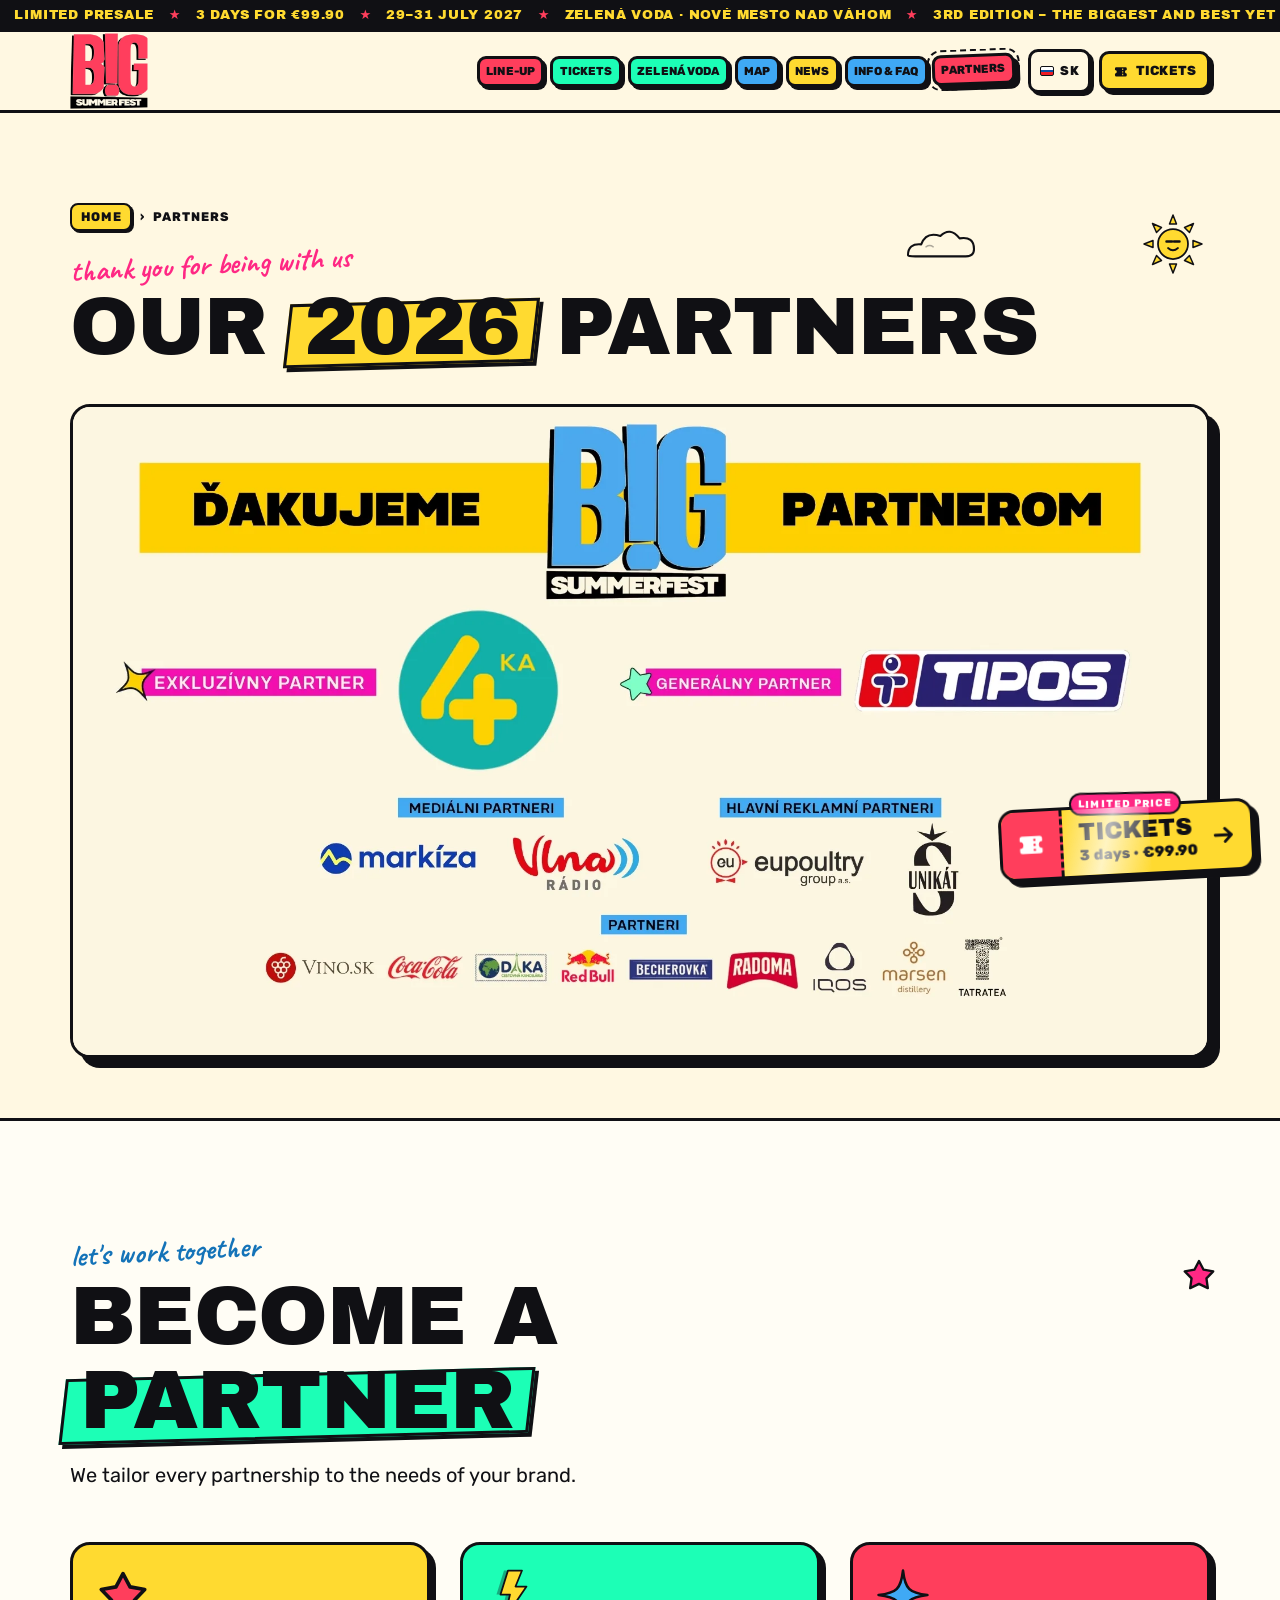
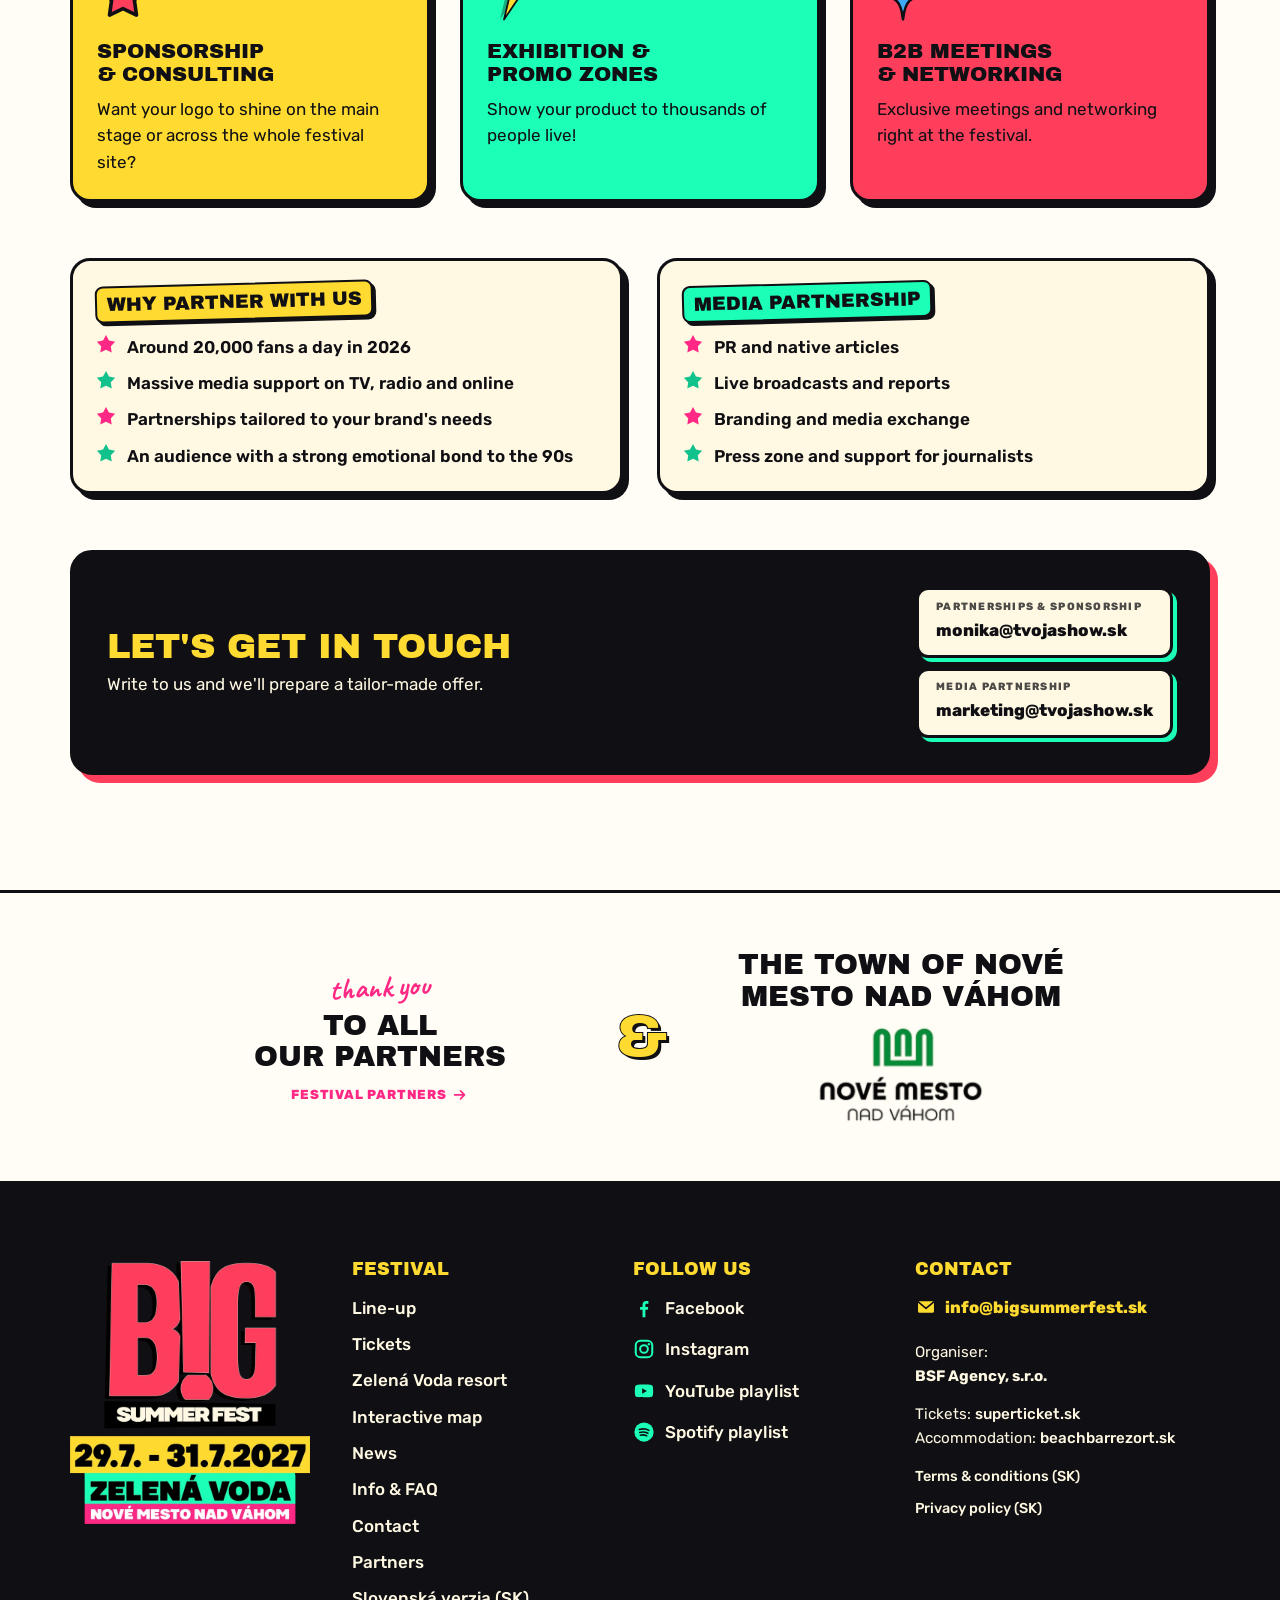
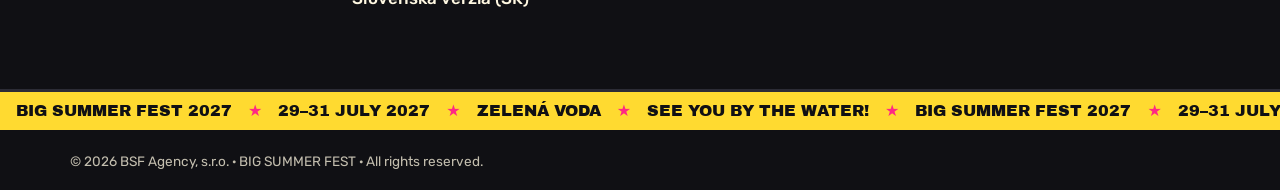
<file: partners.html>
<!DOCTYPE html>
<html lang="en">
<head>
<meta charset="utf-8">
<meta name="viewport" content="width=device-width, initial-scale=1, viewport-fit=cover">
<title>Partners – BIG SUMMER FEST 2027</title>
<meta name="description" content="BIG SUMMER FEST partners and partnership opportunities: sponsorship, promo zones, B2B networking and media partnership. 29–31 July 2027, Zelená Voda, Slovakia.">
<meta name="theme-color" content="#FF3E5C">
<link rel="alternate" hreflang="sk" href="https://bigsummer.sk/partneri">
<meta property="og:type" content="website">
<meta property="og:locale" content="en_GB">
<meta property="og:locale:alternate" content="sk_SK">
<meta property="og:site_name" content="BIG SUMMER FEST">
<meta property="og:title" content="BIG SUMMER FEST 2027 – festival of legendary hits by the lake at Zelená Voda">
<meta property="og:description" content="29–31 July 2027 · Zelená Voda, Slovakia · 35+ artists. Limited presale: 3 days for €99.90.">
<meta property="og:image" content="https://bigsummer.sk/assets/img/og-image.jpg">
<meta name="twitter:card" content="summary_large_image">
<link rel="icon" type="image/png" href="assets/img/favicon.png">
<link rel="apple-touch-icon" href="assets/img/apple-touch-icon.png">
<link rel="preload" href="assets/fonts/archivo-black-latin-400-normal.woff2" as="font" type="font/woff2" crossorigin>
<link rel="preload" href="assets/fonts/rubik-latin-wght-normal.woff2" as="font" type="font/woff2" crossorigin>
<!--FONTS--><link rel="stylesheet" href="assets/css/fonts.css"><!--/FONTS-->
<link rel="stylesheet" href="assets/css/style.css">
</head>
<body>
<!--BODY-START-->
<script>window.BSF_EMBED = window.BSF_EMBED !== false;</script>

<!-- ============ SVG SPRITE ============ -->
<svg width="0" height="0" style="position:absolute" aria-hidden="true" focusable="false">
  <defs>
    <symbol id="i-star" viewBox="0 0 100 100"><path d="M50 9 63.5 34.4 91.8 39.4 71.9 60.1 75.9 88.6 50 76 24.1 88.6 28.1 60.1 8.2 39.4 36.5 34.4Z" fill="currentColor" stroke="#101014" stroke-width="7" stroke-linejoin="round"/></symbol>
    <symbol id="i-plus" viewBox="0 0 100 100"><path d="M37 6h26v31h31v26H63v31H37V63H6V37h31Z" fill="currentColor" stroke="#101014" stroke-width="6" stroke-linejoin="miter"/></symbol>
    <symbol id="i-x" viewBox="0 0 100 100"><path d="M37 6h26v31h31v26H63v31H37V63H6V37h31Z" transform="rotate(45 50 50) scale(.9) translate(5.5 5.5)" fill="currentColor" stroke="#101014" stroke-width="6.5"/></symbol>
    <symbol id="i-bolt" viewBox="0 0 64 104"><path d="M18 3h28L33 35h22L10 101l12-50H3Z" fill="#101014" opacity=".35" transform="translate(-4 0)"/><path d="M22 3h28L37 35h22L14 101l12-50H7Z" fill="currentColor" stroke="#101014" stroke-width="3.5" stroke-linejoin="round"/></symbol>
    <symbol id="i-spark" viewBox="0 0 100 100"><path d="M50 3C54 38 62 46 97 50 62 54 54 62 50 97 46 62 38 54 3 50 38 46 46 38 50 3Z" fill="currentColor" stroke="#101014" stroke-width="5" stroke-linejoin="round"/></symbol>
    <symbol id="i-heart" viewBox="0 0 24 24"><path d="M12 21C5 15 2 11.5 2 8a5 5 0 0 1 10-2 5 5 0 0 1 10 2c0 3.5-3 7-10 13Z" fill="currentColor" stroke="#101014" stroke-width="1.6"/></symbol>
    <symbol id="i-fb" viewBox="0 0 24 24"><path fill="currentColor" d="M13.5 22v-8h2.7l.4-3.2h-3.1V8.8c0-.9.3-1.5 1.6-1.5h1.7V4.4c-.3 0-1.3-.1-2.4-.1-2.4 0-4 1.5-4 4.1v2.4H7.7V14h2.7v8z"/></symbol>
    <symbol id="i-ig" viewBox="0 0 24 24"><rect x="3" y="3" width="18" height="18" rx="5" fill="none" stroke="currentColor" stroke-width="2.2"/><circle cx="12" cy="12" r="4.2" fill="none" stroke="currentColor" stroke-width="2.2"/><circle cx="17.3" cy="6.7" r="1.3" fill="currentColor"/></symbol>
    <symbol id="i-yt" viewBox="0 0 24 24"><path fill="currentColor" d="M21.6 7.2a2.5 2.5 0 0 0-1.8-1.8C18.2 5 12 5 12 5s-6.2 0-7.8.4A2.5 2.5 0 0 0 2.4 7.2C2 8.8 2 12 2 12s0 3.2.4 4.8a2.5 2.5 0 0 0 1.8 1.8C5.8 19 12 19 12 19s6.2 0 7.8-.4a2.5 2.5 0 0 0 1.8-1.8c.4-1.6.4-4.8.4-4.8s0-3.2-.4-4.8zM10 15V9l5.2 3z"/></symbol>
    <symbol id="i-spotify" viewBox="0 0 24 24"><circle cx="12" cy="12" r="10.5" fill="currentColor"/><path d="M6.8 9.3c3.6-1.1 7.6-.8 10.6.9M7.4 12.5c3-.8 6.2-.5 8.8.9M8.1 15.5c2.4-.6 4.8-.4 6.9.7" fill="none" stroke="var(--ico-bg,#fff)" stroke-width="1.7" stroke-linecap="round"/></symbol>
    <symbol id="i-ticket" viewBox="0 0 24 24"><path fill="currentColor" d="M3 7a2 2 0 0 1 2-2h14a2 2 0 0 1 2 2v2.2a2.8 2.8 0 0 0 0 5.6V17a2 2 0 0 1-2 2H5a2 2 0 0 1-2-2v-2.2a2.8 2.8 0 0 0 0-5.6Zm11 0v2h1.6V7Zm0 4v2h1.6v-2Zm0 4v2h1.6v-2Z"/></symbol>
    <symbol id="i-play" viewBox="0 0 24 24"><path fill="currentColor" d="M7 4.5v15a1 1 0 0 0 1.5.9l12-7.5a1 1 0 0 0 0-1.8l-12-7.5A1 1 0 0 0 7 4.5Z"/></symbol>
    <symbol id="i-arrow" viewBox="0 0 24 24"><path d="M4 12h15m-6-6 6 6-6 6" fill="none" stroke="currentColor" stroke-width="2.6" stroke-linecap="round" stroke-linejoin="round"/></symbol>
    <symbol id="i-ext" viewBox="0 0 24 24"><path d="M14 4h6v6m0-6-9 9M18 14v5a1 1 0 0 1-1 1H5a1 1 0 0 1-1-1V7a1 1 0 0 1 1-1h5" fill="none" stroke="currentColor" stroke-width="2.4" stroke-linecap="round" stroke-linejoin="round"/></symbol>
    <symbol id="i-zoom" viewBox="0 0 24 24"><circle cx="10.5" cy="10.5" r="6.5" fill="none" stroke="currentColor" stroke-width="2.6"/><path d="M15.5 15.5 21 21M10.5 7.5v6M7.5 10.5h6" stroke="currentColor" stroke-width="2.6" stroke-linecap="round"/></symbol>
    <symbol id="i-palm" viewBox="0 0 48 48"><path d="M25 22c1 8 0 16-3 23" fill="none" stroke="#101014" stroke-width="3.5" stroke-linecap="round"/><path d="M25 21C18 12 8 12 3 17c7-1 13 0 22 4Zm0 0c4-9 13-12 20-9-7 1-13 4-20 9Zm0 0c-9-3-15 1-17 8 5-4 10-6 17-8Zm0 0c8-1 14 4 15 11-4-5-9-8-15-11Zm0 0c-2-8 1-15 7-18-3 6-5 11-7 18Z" fill="#1CFFB6" stroke="#101014" stroke-width="2.2" stroke-linejoin="round"/><path d="M8 45h32" stroke="#101014" stroke-width="3" stroke-linecap="round"/><circle cx="36" cy="10" r="5" fill="#FFDA30" stroke="#101014" stroke-width="2"/></symbol>
    <symbol id="d-sun" viewBox="0 0 120 120"><g fill="#FFDA30" stroke="#101014" stroke-width="3" stroke-linejoin="round"><path d="M60 2l7 18H53Z"/><path d="M60 118l7-18H53Z"/><path d="M2 60l18-7v14Z"/><path d="M118 60l-18-7v14Z"/><path d="M19 19l18 8-10 10Z"/><path d="M101 101l-18-8 10-10Z"/><path d="M101 19l-8 18-10-10Z"/><path d="M19 101l8-18 10 10Z"/></g><circle cx="60" cy="60" r="30" fill="#FFDA30" stroke="#101014" stroke-width="3.5"/><path d="M47 55h11M62 55h11" stroke="#101014" stroke-width="5" stroke-linecap="round"/><path d="M50 68q10 9 20 0" fill="none" stroke="#101014" stroke-width="3.5" stroke-linecap="round"/></symbol>
    <symbol id="d-cloud" viewBox="0 0 160 64"><path d="M10 54q0-20 22-18 8-22 32-14 16-16 32 4 24-4 24 18 0 12-14 12H22q-12 0-12-2Z" fill="#FFF8E2" stroke="#101014" stroke-width="3.5" stroke-linejoin="round"/><path d="M40 40q6-4 12 0" fill="none" stroke="#101014" stroke-width="2.5" stroke-linecap="round" opacity=".35"/></symbol>
    <symbol id="d-ball" viewBox="0 0 100 100"><circle cx="50" cy="50" r="44" fill="#FFF8E2"/><path d="M50 6a44 44 0 0 1 38 22L50 50Z" fill="#FF3E5C"/><path d="M94 50a44 44 0 0 1-22 38L50 50Z" fill="#3FA9F5"/><path d="M50 94a44 44 0 0 1-38-22L50 50Z" fill="#FFDA30"/><path d="M6 50a44 44 0 0 1 22-38L50 50Z" fill="#1CFFB6"/><circle cx="50" cy="50" r="44" fill="none" stroke="#101014" stroke-width="4"/><circle cx="50" cy="50" r="8" fill="#FFF8E2" stroke="#101014" stroke-width="3"/><ellipse cx="34" cy="28" rx="8" ry="5" fill="#fff" opacity=".7" transform="rotate(-30 34 28)"/></symbol>
    <symbol id="d-glasses" viewBox="0 0 130 56"><path d="M8 16h114" stroke="#101014" stroke-width="5" stroke-linecap="round"/><path d="M10 16h46v12q0 22-23 22T10 28Z" fill="#FF2884" stroke="#101014" stroke-width="4" stroke-linejoin="round"/><path d="M74 16h46v12q0 22-23 22T74 28Z" fill="#3FA9F5" stroke="#101014" stroke-width="4" stroke-linejoin="round"/><path d="M20 24l10 10M84 24l10 10" stroke="#fff" stroke-width="4" stroke-linecap="round" opacity=".8"/><path d="M56 22q9-6 18 0" fill="none" stroke="#101014" stroke-width="4"/></symbol>
    <symbol id="d-cassette" viewBox="0 0 120 78"><rect x="3" y="3" width="114" height="72" rx="8" fill="#FFDA30" stroke="#101014" stroke-width="4"/><rect x="14" y="12" width="92" height="20" rx="3" fill="#1CFFB6" stroke="#101014" stroke-width="3"/><rect x="26" y="38" width="68" height="24" rx="11" fill="#101014"/><circle cx="42" cy="50" r="7" fill="#FFF8E2"/><circle cx="78" cy="50" r="7" fill="#FFF8E2"/><path d="M30 75l6-9h48l6 9" fill="none" stroke="#101014" stroke-width="3"/></symbol>
    <symbol id="i-close" viewBox="0 0 24 24"><path d="M6 6l12 12M18 6 6 18" fill="none" stroke="currentColor" stroke-width="3" stroke-linecap="round"/></symbol>
    <symbol id="i-mail" viewBox="0 0 24 24"><rect x="2.5" y="5" width="19" height="14" rx="2.5" fill="currentColor" stroke="#101014" stroke-width="1.6"/><path d="m3.5 6.5 8.5 7 8.5-7" fill="none" stroke="#101014" stroke-width="1.8" stroke-linejoin="round"/></symbol>
    <symbol id="i-pin" viewBox="0 0 24 24"><path fill="currentColor" stroke="#101014" stroke-width="1.5" d="M12 22s7-6.6 7-12a7 7 0 0 0-14 0c0 5.4 7 12 7 12Z"/><circle cx="12" cy="10" r="2.6" fill="#fff" stroke="#101014" stroke-width="1.2"/></symbol>
    <!-- feature icons -->
    <symbol id="f-swim" viewBox="0 0 48 48"><circle cx="24" cy="20" r="13" fill="#FF3E5C" stroke="#101014" stroke-width="3"/><circle cx="24" cy="20" r="6" fill="#3FA9F5" stroke="#101014" stroke-width="3"/><path d="M13 12l5 5m12 0 5-5m-22 16 5-5m12 0 5 5" stroke="#FFF8E2" stroke-width="3.5"/><path d="M3 38c4 0 4-3 8-3s4 3 8 3 4-3 8-3 4 3 8 3 4-3 8-3" fill="none" stroke="#101014" stroke-width="3" stroke-linecap="round"/></symbol>
    <symbol id="f-beach" viewBox="0 0 48 48"><path d="M8 20C10 9 22 5 30 8s12 10 11 15Z" fill="#FFDA30" stroke="#101014" stroke-width="3" stroke-linejoin="round"/><path d="M19 7c-2 5-2 11 0 16M30 8c1 5 0 11-3 17" fill="none" stroke="#101014" stroke-width="2.5"/><path d="M25 21 19 42" stroke="#101014" stroke-width="3.5" stroke-linecap="round"/><path d="M4 43h40" stroke="#101014" stroke-width="3" stroke-linecap="round"/></symbol>
    <symbol id="f-drink" viewBox="0 0 48 48"><path d="M9 10h30L26 26v13h8v4H14v-4h8V26Z" fill="#1CFFB6" stroke="#101014" stroke-width="3" stroke-linejoin="round"/><circle cx="35" cy="9" r="6" fill="#FFDA30" stroke="#101014" stroke-width="3"/><path d="M31 3 24 17" stroke="#101014" stroke-width="3" stroke-linecap="round"/></symbol>
    <symbol id="f-chill" viewBox="0 0 48 48"><path d="M8 36c0-12 6-20 16-20s16 8 16 20c-4 4-28 4-32 0Z" fill="#FF2884" stroke="#101014" stroke-width="3" stroke-linejoin="round"/><path d="M4 8c6 5 14 5 20 0s14-5 20 0" fill="none" stroke="#101014" stroke-width="2.5"/><circle cx="10" cy="11" r="2.4" fill="#FFDA30" stroke="#101014" stroke-width="1.5"/><circle cx="24" cy="9" r="2.4" fill="#1CFFB6" stroke="#101014" stroke-width="1.5"/><circle cx="38" cy="11" r="2.4" fill="#3FA9F5" stroke="#101014" stroke-width="1.5"/></symbol>
    <symbol id="f-sup" viewBox="0 0 48 48"><circle cx="30" cy="14" r="8" fill="#FFDA30" stroke="#101014" stroke-width="3"/><path d="M6 30 42 22" stroke="#101014" stroke-width="3" stroke-linecap="round"/><path d="M4 36c10-4 30-10 40-8-6 5-30 12-40 8Z" fill="#3FA9F5" stroke="#101014" stroke-width="3" stroke-linejoin="round"/><path d="M14 10 18 32" stroke="#101014" stroke-width="3" stroke-linecap="round"/><path d="M12 6h8" stroke="#101014" stroke-width="3" stroke-linecap="round"/></symbol>
    <symbol id="f-tent" viewBox="0 0 48 48"><path d="M24 6 4 40h40Z" fill="#1CFFB6" stroke="#101014" stroke-width="3" stroke-linejoin="round"/><path d="M24 6v34M24 22l-7 18h14Z" fill="#101014" stroke="#101014" stroke-width="2.5" stroke-linejoin="round"/><path d="M2 42h44" stroke="#101014" stroke-width="3" stroke-linecap="round"/></symbol>
  </defs>
</svg>

<a class="skip" href="#content">Skip to content</a>

<!-- ============ TOP TICKER ============ -->
<div class="topbar" role="note" aria-label="Limited presale: 3 days for €99.90">
  <div class="marquee" aria-hidden="true">
    <div class="marquee__track" style="--dur:38s">
      <div class="marquee__group"><span>LIMITED PRESALE</span><i>★</i><span>3 DAYS FOR €99.90</span><i>★</i><span>29–31 JULY 2027</span><i>★</i><span>ZELENÁ VODA · NOVÉ MESTO NAD VÁHOM</span><i>★</i><span>3RD EDITION – THE BIGGEST AND BEST YET</span><i>★</i></div>
      <div class="marquee__group"><span>LIMITED PRESALE</span><i>★</i><span>3 DAYS FOR €99.90</span><i>★</i><span>29–31 JULY 2027</span><i>★</i><span>ZELENÁ VODA · NOVÉ MESTO NAD VÁHOM</span><i>★</i><span>3RD EDITION – THE BIGGEST AND BEST YET</span><i>★</i></div>
    </div>
  </div>
</div>

<!-- ============ HEADER ============ -->
<header class="site-header" id="top">
  <div class="wrap header__inner">
    <a class="brand" href="index.html" aria-label="BIG SUMMER FEST – home">
      <img src="assets/img/logo-sm.webp" width="260" height="253" alt="BIG SUMMER FEST">
    </a>
    <nav class="nav" id="nav" aria-label="Main navigation">
      <a href="index.html#line-up" style="--c:var(--pink)">Line-up</a>
      <a href="index.html#tickets" style="--c:var(--mint)">Tickets</a>
      <a href="index.html#zelena-voda" style="--c:var(--mint)">Zelená Voda</a>
      <a href="map.html" style="--c:var(--blue)">Map</a>
      <a href="index.html#news" style="--c:var(--yellow)">News</a>
      <a href="faq.html" style="--c:var(--blue)">Info &amp; FAQ</a>
      <a href="partners.html" class="is-active" aria-current="page" style="--c:var(--pink)">Partners</a>
      <div class="nav__social">
        <a href="https://www.facebook.com/bigsummerfest.sk/" target="_blank" rel="noopener" aria-label="Facebook"><svg><use href="#i-fb"/></svg></a>
        <a href="https://www.instagram.com/bigsummerfest.sk/" target="_blank" rel="noopener" aria-label="Instagram"><svg><use href="#i-ig"/></svg></a>
      </div>
    </nav>
    <div class="header__cta">
      <div class="lang-switch" role="group" aria-label="Language / Jazyk"><span class="lang-switch__cur" aria-current="page">EN</span><a href="https://bigsummer.sk/" hreflang="sk" lang="sk" title="Slovenská verzia webu">SK</a></div>
      <a class="btn btn--sm btn--yellow btn--breathe" href="https://www.superticket.sk/big-summer-fest-2027" target="_blank" rel="noopener"><svg class="ico"><use href="#i-ticket"/></svg><span>Tickets</span></a>
      <button class="burger" type="button" aria-expanded="false" aria-controls="nav" aria-label="Open menu"><span></span><span></span><span></span></button>
    </div>
  </div>
</header>

<main id="content">
<section class="page-hero page-hero--partners" aria-labelledby="partners-title">
  <svg class="deco a-spin-slow" style="--s:60px;top:10%;right:6%" aria-hidden="true"><use href="#d-sun"/></svg>
  <svg class="deco a-drift" style="--s:96px;top:8%;right:22%" aria-hidden="true"><use href="#d-cloud"/></svg>
  <div class="wrap" style="position:relative;z-index:1">
    <nav class="crumbs" aria-label="Breadcrumb"><a href="index.html">Home</a><span aria-hidden="true">›</span><span>Partners</span></nav>
    <p class="hand hand--pink">thank you for being with us</p>
    <h1 class="sec-title" id="partners-title">Our <span class="hl" style="--c:var(--yellow)">2026</span> partners</h1>
    <button class="partners-board" type="button" data-full="assets/img/partneri-2026.webp" data-alt="BIG SUMMER FEST 2026 partners">
      <img src="assets/img/partneri-2026.webp" srcset="assets/img/partneri-2026-sm.webp 1000w, assets/img/partneri-2026.webp 2000w" sizes="(max-width:1220px) 100vw, 1140px" width="2000" height="1143" alt="Thank you to the partners of BIG SUMMER FEST 2026 – exclusive partner 4ka, general partner TIPOS, media partners Markíza and Rádio Vlna, main advertising partners Eupoultry group and Unikát, partners Vino.sk, Coca-Cola, DAKA travel agency, Red Bull, Becherovka, Radoma, IQOS, Marsen distillery and Tatratea" decoding="async">
    </button>
  </div>
</section>

<section class="section tickets" aria-labelledby="become-title">
  <svg class="deco a-spin" style="--s:34px;top:10%;right:5%;color:var(--magenta)" aria-hidden="true"><use href="#i-star"/></svg>
  <div class="wrap">
    <header class="sec-head">
      <p class="hand hand--blue">let's work together</p>
      <h2 class="sec-title" id="become-title">Become a <span class="hl" style="--c:var(--mint)">partner</span></h2>
      <p class="sec-lead">We tailor every partnership to the needs of your brand.</p>
    </header>
    <div class="offer-grid">
      <article class="offer reveal" style="--c:var(--yellow)"><svg aria-hidden="true" style="color:var(--pink)"><use href="#i-star"/></svg><h3>Sponsorship &amp; consulting</h3><p>Want your logo to shine on the main stage or across the whole festival site?</p></article>
      <article class="offer reveal" style="--c:var(--mint)"><svg aria-hidden="true" style="color:var(--yellow)"><use href="#i-bolt"/></svg><h3>Exhibition &amp; promo zones</h3><p>Show your product to thousands of people live!</p></article>
      <article class="offer reveal" style="--c:var(--pink)"><svg aria-hidden="true" style="color:var(--blue)"><use href="#i-spark"/></svg><h3>B2B meetings &amp; networking</h3><p>Exclusive meetings and networking right at the festival.</p></article>
    </div>
    <div class="why">
      <div class="newsbox reveal">
        <h3><span class="mark">Why partner with us</span></h3>
        <ul class="checks">
          <li>Around 20,000 fans a day in 2026</li>
          <li>Massive media support on TV, radio and online</li>
          <li>Partnerships tailored to your brand's needs</li>
          <li>An audience with a strong emotional bond to the 90s</li>
        </ul>
      </div>
      <div class="newsbox reveal">
        <h3><span class="mark" style="background:var(--mint)">Media partnership</span></h3>
        <ul class="checks">
          <li>PR and native articles</li>
          <li>Live broadcasts and reports</li>
          <li>Branding and media exchange</li>
          <li>Press zone and support for journalists</li>
        </ul>
      </div>
    </div>
    <div class="contact-card reveal">
      <div><h3>Let's get in touch</h3><p>Write to us and we'll prepare a tailor-made offer.</p></div>
      <div class="contact-mails">
        <a href="mailto:monika@tvojashow.sk"><small>partnerships &amp; sponsorship</small><b>monika@tvojashow.sk</b></a>
        <a href="mailto:marketing@tvojashow.sk"><small>media partnership</small><b>marketing@tvojashow.sk</b></a>
      </div>
    </div>
  </div>
</section>
</main>

<!-- ============ FOOTER ============ -->
<section class="thanks" aria-label="Thank you">
  <div class="wrap thanks__inner">
    <div class="thanks__col">
      <p class="hand hand--pink">thank you</p>
      <p class="thanks__big">to all our partners</p>
      <a class="thanks__link" href="partners.html">Festival partners <svg class="ico"><use href="#i-arrow"/></svg></a>
    </div>
    <span class="thanks__amp" aria-hidden="true">&amp;</span>
    <div class="thanks__col thanks__col--city">
      <p class="thanks__big">the town of Nové Mesto nad Váhom</p>
      <img class="thanks__logo" src="assets/img/nmnv-logo.webp" width="354" height="210" alt="Nové Mesto nad Váhom" loading="lazy" decoding="async">
    </div>
  </div>
</section>
<footer class="site-footer">
  <div class="wrap footer__grid">
    <div class="footer__brand">
      <img src="assets/img/logo-lockup.webp" width="640" height="700" alt="BIG SUMMER FEST – 29–31 July 2027, Zelená Voda, Nové Mesto nad Váhom" loading="lazy" decoding="async">
    </div>
    <div class="footer__col">
      <h3>Festival</h3>
      <ul>
        <li><a href="index.html#line-up">Line-up</a></li>
        <li><a href="index.html#tickets">Tickets</a></li>
        <li><a href="index.html#zelena-voda">Zelená Voda resort</a></li>
        <li><a href="map.html">Interactive map</a></li>
        <li><a href="index.html#news">News</a></li>
        <li><a href="faq.html">Info &amp; FAQ</a></li>
        <li><a href="index.html#contact">Contact</a></li>
        <li><a href="partners.html">Partners</a></li>
        <li><a href="https://bigsummer.sk/" hreflang="sk" lang="sk">Slovenská verzia (SK)</a></li>
      </ul>
    </div>
    <div class="footer__col">
      <h3>Follow us</h3>
      <ul class="footer__social">
        <li><a href="https://www.facebook.com/bigsummerfest.sk/" target="_blank" rel="noopener"><svg class="ico"><use href="#i-fb"/></svg>Facebook</a></li>
        <li><a href="https://www.instagram.com/bigsummerfest.sk/" target="_blank" rel="noopener"><svg class="ico"><use href="#i-ig"/></svg>Instagram</a></li>
        <li><a href="https://www.youtube.com/playlist?list=PLWvb5slnLo7ieMVEt73fXtku7p8db4FHZ" target="_blank" rel="noopener"><svg class="ico"><use href="#i-yt"/></svg>YouTube playlist</a></li>
        <li><a href="https://open.spotify.com/playlist/7CcyGimT6pTc5s2akvgYrY" target="_blank" rel="noopener"><svg class="ico" style="--ico-bg:var(--ink)"><use href="#i-spotify"/></svg>Spotify playlist</a></li>
      </ul>
    </div>
    <div class="footer__col">
      <h3>Contact</h3>
      <p class="footer__mail"><a href="mailto:info@bigsummerfest.sk"><svg class="ico"><use href="#i-mail"/></svg>info@bigsummerfest.sk</a></p>
      <p>Organiser:<br><strong>BSF Agency, s.r.o.</strong></p>
      <p>Tickets: <a href="https://www.superticket.sk/big-summer-fest-2027" target="_blank" rel="noopener">superticket.sk</a><br>Accommodation: <a href="https://beachbarrezort.sk/" target="_blank" rel="noopener">beachbarrezort.sk</a></p>
      <ul class="footer__legal">
        <li><a href="https://bigsummerfest.sk/obchodne-podmienky" target="_blank" rel="noopener">Terms &amp; conditions (SK)</a></li>
        <li><a href="https://bigsummerfest.sk/ochrana-osobnych-udajov" target="_blank" rel="noopener">Privacy policy (SK)</a></li>
      </ul>
    </div>
  </div>
  <div class="footer__bottom">
    <div class="marquee" aria-hidden="true"><div class="marquee__track" style="--dur:40s">
      <div class="marquee__group"><span>BIG SUMMER FEST 2027</span><i>★</i><span>29–31 JULY 2027</span><i>★</i><span>ZELENÁ VODA</span><i>★</i><span>SEE YOU BY THE WATER!</span><i>★</i></div>
      <div class="marquee__group"><span>BIG SUMMER FEST 2027</span><i>★</i><span>29–31 JULY 2027</span><i>★</i><span>ZELENÁ VODA</span><i>★</i><span>SEE YOU BY THE WATER!</span><i>★</i></div>
    </div></div>
    <p class="wrap footer__copy">© 2026 BSF Agency, s.r.o. · BIG SUMMER FEST · All rights reserved.</p>
  </div>
</footer>

<!-- ============ PLÁVAJÚCA VSTUPENKA ============ -->
<a class="ticket-fab" href="https://www.superticket.sk/big-summer-fest-2027" target="_blank" rel="noopener" aria-label="Buy tickets – 3 days for €99.90 (superticket.sk)">
  <span class="ticket-fab__tag" aria-hidden="true">limited price</span>
  <span class="ticket-fab__stub" aria-hidden="true"><svg><use href="#i-ticket"/></svg></span>
  <span class="ticket-fab__body"><b>Tickets</b><small>3 days · €99.90</small></span>
  <span class="ticket-fab__go" aria-hidden="true"><svg><use href="#i-arrow"/></svg></span>
</a>

<div class="modal modal--media" id="media" role="dialog" aria-modal="true" aria-label="Video or photo" hidden>
  <div class="modal__backdrop" data-close></div>
  <div class="media">
    <button class="modal__x" type="button" data-close aria-label="Close"><svg><use href="#i-close"/></svg></button>
    <div class="media__inner"></div>
  </div>
</div>

<script src="assets/js/main.js" defer></script>
<!--BODY-END-->
</body>
</html>
</file>
<file: assets/css/fonts.css>
/* Self-hosted fonty (GDPR-friendly, bez Google Fonts) – latin + latin-ext (slovenčina) */
@font-face{font-family:"Archivo Black";font-style:normal;font-weight:400;font-display:swap;src:url(../fonts/archivo-black-latin-400-normal.woff2) format("woff2");unicode-range:U+0000-00FF,U+0131,U+0152-0153,U+02BB-02BC,U+02C6,U+02DA,U+02DC,U+0304,U+0308,U+0329,U+2000-206F,U+20AC,U+2122,U+2191,U+2193,U+2212,U+2215,U+FEFF,U+FFFD}
@font-face{font-family:"Archivo Black";font-style:normal;font-weight:400;font-display:swap;src:url(../fonts/archivo-black-latin-ext-400-normal.woff2) format("woff2");unicode-range:U+0100-02BA,U+02BD-02C5,U+02C7-02CC,U+02CE-02D7,U+02DD-02FF,U+0304,U+0308,U+0329,U+1D00-1DBF,U+1E00-1E9F,U+1EF2-1EFF,U+2020,U+20A0-20AB,U+20AD-20C0,U+2113,U+2C60-2C7F,U+A720-A7FF}
@font-face{font-family:"Rubik";font-style:normal;font-weight:300 900;font-display:swap;src:url(../fonts/rubik-latin-wght-normal.woff2) format("woff2-variations"),url(../fonts/rubik-latin-wght-normal.woff2) format("woff2");unicode-range:U+0000-00FF,U+0131,U+0152-0153,U+02BB-02BC,U+02C6,U+02DA,U+02DC,U+0304,U+0308,U+0329,U+2000-206F,U+20AC,U+2122,U+2191,U+2193,U+2212,U+2215,U+FEFF,U+FFFD}
@font-face{font-family:"Rubik";font-style:normal;font-weight:300 900;font-display:swap;src:url(../fonts/rubik-latin-ext-wght-normal.woff2) format("woff2-variations"),url(../fonts/rubik-latin-ext-wght-normal.woff2) format("woff2");unicode-range:U+0100-02BA,U+02BD-02C5,U+02C7-02CC,U+02CE-02D7,U+02DD-02FF,U+0304,U+0308,U+0329,U+1D00-1DBF,U+1E00-1E9F,U+1EF2-1EFF,U+2020,U+20A0-20AB,U+20AD-20C0,U+2113,U+2C60-2C7F,U+A720-A7FF}
@font-face{font-family:"Caveat";font-style:normal;font-weight:700;font-display:swap;src:url(../fonts/caveat-latin-700-normal.woff2) format("woff2");unicode-range:U+0000-00FF,U+0131,U+0152-0153,U+02BB-02BC,U+02C6,U+02DA,U+02DC,U+0304,U+0308,U+0329,U+2000-206F,U+20AC,U+2122,U+2191,U+2193,U+2212,U+2215,U+FEFF,U+FFFD}
@font-face{font-family:"Caveat";font-style:normal;font-weight:700;font-display:swap;src:url(../fonts/caveat-latin-ext-700-normal.woff2) format("woff2");unicode-range:U+0100-02BA,U+02BD-02C5,U+02C7-02CC,U+02CE-02D7,U+02DD-02FF,U+0304,U+0308,U+0329,U+1D00-1DBF,U+1E00-1E9F,U+1EF2-1EFF,U+2020,U+20A0-20AB,U+20AD-20C0,U+2113,U+2C60-2C7F,U+A720-A7FF}
</file>
<file: assets/css/style.css>
/* =========================================================
   BIG SUMMER FEST 2027 – style.css
   Farby (fixné): pink #FF3E5C · magenta #FF2884 · yellow #FFDA30
                  mint #1CFFB6 · blue #3FA9F5 · cream #FFF8E2 · ink #101014
   ========================================================= */
:root{
  --pink:#FF3E5C; --magenta:#FF2884; --yellow:#FFDA30; --mint:#1CFFB6; --blue:#3FA9F5;
  --cream:#FFF8E2; --paper:#FFFDF5; --ink:#101014; --ink-2:#26262E; --grass:#B8F7DC;
  --b:3px solid var(--ink);
  --sh:6px 6px 0 var(--ink); --sh-sm:4px 4px 0 var(--ink); --sh-lg:10px 10px 0 var(--ink);
  --f-display:"Archivo Black","Arial Black",Impact,system-ui,sans-serif;
  --f-body:"Rubik",system-ui,-apple-system,"Segoe UI",Roboto,Arial,sans-serif;
  --f-hand:"Caveat","Comic Sans MS","Segoe Print",cursive;
  --gutter:clamp(16px,4vw,40px);
  color-scheme:light;
}
*,*::before,*::after{box-sizing:border-box}
html{scroll-behavior:smooth;scroll-padding-top:90px;overflow-x:clip}
body{overflow-x:hidden}
body{margin:0;background:var(--cream);color:var(--ink);font:400 17px/1.55 var(--f-body);-webkit-font-smoothing:antialiased;overflow-x:clip;text-rendering:optimizeLegibility}
img,svg{max-width:100%}
img{display:block;height:auto}
a{color:inherit}
p{margin:0 0 1em}
h1,h2,h3{margin:0;text-wrap:balance}
button{font:inherit;color:inherit;cursor:pointer}
:focus-visible{outline:3px solid var(--magenta);outline-offset:3px;border-radius:6px}
.wrap{width:100%;max-width:1220px;margin-inline:auto;padding-inline:var(--gutter)}
.skip{position:absolute;left:-999px;top:8px;z-index:200;background:var(--ink);color:var(--yellow);padding:.6em 1em;border-radius:8px}
.skip:focus{left:8px}
.ico{width:1.2em;height:1.2em;flex:none}

/* ---------- ANIMATION LIBRARY ---------- */
@keyframes marquee{to{transform:translateX(-50%)}}
@keyframes bob{0%,100%{transform:translateY(0)}50%{transform:translateY(-12px)}}
@keyframes spin{to{transform:rotate(360deg)}}
@keyframes wiggle{0%,100%{transform:rotate(-8deg)}50%{transform:rotate(8deg)}}
@keyframes twinkle{0%,100%{transform:scale(1) rotate(0)}50%{transform:scale(.6) rotate(45deg)}}
@keyframes breathe{0%,100%{transform:scale(1)}50%{transform:scale(1.05)}}
@keyframes letter{0%,55%,100%{transform:translateY(0) rotate(0)}25%{transform:translateY(-.12em) rotate(-4deg)}}
@keyframes sway{0%,100%{transform:rotate(var(--r,0deg))}50%{transform:rotate(calc(var(--r,0deg) * -1))}}
@keyframes pop-in{0%{transform:scale(.4) rotate(-8deg);opacity:0}70%{transform:scale(1.05) rotate(1deg);opacity:1}100%{transform:scale(1) rotate(-1deg)}}
@keyframes blink{50%{opacity:0}}
@keyframes shimmer{0%{transform:translateX(-120%) skewX(-20deg)}60%,100%{transform:translateX(220%) skewX(-20deg)}}

.deco{position:absolute;width:var(--s,40px);height:var(--s,40px);pointer-events:none;z-index:0;overflow:visible}
.a-spin{animation:spin 9s linear infinite}
.a-spin-rev{animation:spin 11s linear infinite reverse}
.a-bob{animation:bob 3.6s ease-in-out infinite}
.a-wiggle{animation:wiggle 2.4s ease-in-out infinite}
.a-twinkle{animation:twinkle 2.2s ease-in-out infinite}

/* ---------- MARQUEE ---------- */
.marquee{overflow:hidden;width:100%}
.marquee__track{display:flex;width:max-content;animation:marquee var(--dur,30s) linear infinite}
.marquee__track--rev{animation-direction:reverse}
.marquee__group{display:flex;align-items:center;flex:none}
.marquee__group>*{flex:none}

/* ---------- BUTTONS ---------- */
.btn{--bg:var(--yellow);--fg:var(--ink);display:inline-flex;align-items:center;justify-content:center;gap:.55em;font:800 1rem/1.1 var(--f-body);text-transform:uppercase;letter-spacing:.02em;text-decoration:none;padding:.95em 1.35em;border:var(--b);border-radius:12px;background:var(--bg);color:var(--fg);box-shadow:var(--sh-sm);transition:transform .15s ease,box-shadow .15s ease;position:relative;white-space:nowrap}
.btn:hover{transform:translate(-2px,-2px);box-shadow:6px 6px 0 var(--ink)}
.btn:active{transform:translate(3px,3px);box-shadow:1px 1px 0 var(--ink)}
.btn--sm{font-size:.82rem;padding:.7em 1em;border-radius:10px}
.btn--block{width:100%}
.btn--yellow{--bg:var(--yellow)}
.btn--mint{--bg:var(--mint)}
.btn--pink{--bg:var(--pink);--fg:#fff}
.btn--blue{--bg:var(--blue);--fg:var(--ink)}
.btn--ink{--bg:var(--ink);--fg:var(--yellow)}
.btn--breathe{animation:breathe 2.4s ease-in-out infinite}
.btn--breathe:hover{animation:none}

/* ---------- SMALL COMPONENTS ---------- */
.hand{font:700 clamp(22px,2.6vw,30px)/1 var(--f-hand);margin:0 0 .25em;color:var(--ink);transform:rotate(-3deg);display:inline-block}
.hand--pink{color:var(--magenta)} .hand--blue{color:#1473B8} .hand--yellow{color:var(--yellow)}
.sticker{display:inline-flex;align-items:center;gap:.4em;font:800 .82rem/1 var(--f-body);text-transform:uppercase;letter-spacing:.08em;padding:.6em .9em;border:var(--b);border-radius:999px;box-shadow:var(--sh-sm);background:var(--yellow);transform:rotate(-3deg);margin:0 0 18px;animation:wiggle 3s ease-in-out infinite;--r:3deg}
.sticker span{font-family:var(--f-display);font-weight:400;letter-spacing:.02em}
.sticker span{white-space:nowrap}
@media (max-width:560px){.sticker{display:inline-block;line-height:1.35;max-width:100%}}
.hl{position:relative;display:inline-block;z-index:0;padding-inline:.12em}
.hl::before{content:"";position:absolute;inset:18% -.08em 4% -.08em;background:var(--c,var(--yellow));border:var(--b);z-index:-1;transform:skew(-8deg) rotate(-1.5deg);box-shadow:var(--sh-sm)}
.badge{position:absolute;top:10px;left:10px;z-index:3;font:800 .66rem/1 var(--f-body);text-transform:uppercase;letter-spacing:.08em;padding:.5em .7em;border:2.5px solid var(--ink);border-radius:999px;background:var(--bb,var(--yellow));box-shadow:2px 2px 0 var(--ink);transform:rotate(-4deg)}
.badge--yellow{--bb:var(--yellow)} .badge--mint{--bb:var(--mint)} .badge--pink{--bb:var(--magenta);color:#fff}

.dots{position:absolute;pointer-events:none;z-index:0;background-image:radial-gradient(var(--dot,var(--blue)) 2px,transparent 2.6px);background-size:14px 14px}

/* ---------- TOPBAR ---------- */
.topbar{background:var(--ink);color:var(--yellow);font:400 .82rem/1 var(--f-display);letter-spacing:.06em;padding-block:.62em;border-bottom:var(--b)}
.topbar .marquee__group span{padding-inline:1.1em}
.topbar .marquee__group i{font-style:normal;color:var(--pink)}

/* ---------- HEADER ---------- */
.site-header{position:sticky;top:env(safe-area-inset-top,0px);z-index:50;background:var(--cream);border-bottom:var(--b);transition:box-shadow .25s}
.site-header.is-scrolled{box-shadow:0 6px 0 rgba(16,16,20,.08)}
.header__inner{display:flex;align-items:center;gap:18px;min-height:78px}
.brand{flex:none;display:block;width:78px;transition:transform .3s}
.brand:hover{transform:rotate(-6deg) scale(1.06)}
.brand img{width:100%}
.nav{display:flex;align-items:center;gap:10px;margin-left:auto;flex-wrap:wrap;justify-content:flex-end}
.nav>a{--c:var(--yellow);font:800 .8rem/1 var(--f-body);text-transform:uppercase;letter-spacing:.03em;text-decoration:none;background:var(--c);border:var(--b);border-radius:9px;padding:.62em .85em;box-shadow:3px 3px 0 var(--ink);transition:transform .15s,box-shadow .15s;white-space:nowrap}
.nav>a:hover,.nav>a.is-active{transform:translate(-2px,-2px) rotate(-2deg);box-shadow:5px 5px 0 var(--ink)}
.nav>a.is-active{outline:2px dashed var(--ink);outline-offset:3px}
.nav__social{display:none;gap:10px}
.nav__social a{display:grid;place-items:center;width:48px;height:48px;border:var(--b);border-radius:12px;background:var(--cream);box-shadow:3px 3px 0 var(--ink)}
.nav__social svg{width:24px;height:24px}
.header__cta{display:flex;align-items:center;gap:10px;flex:none}
.burger{display:none;width:48px;height:48px;border:var(--b);border-radius:12px;background:var(--mint);box-shadow:3px 3px 0 var(--ink);padding:0;position:relative}
.burger span{position:absolute;left:11px;right:11px;height:3px;background:var(--ink);border-radius:3px;transition:transform .25s,opacity .25s}
.burger span:nth-child(1){top:14px}.burger span:nth-child(2){top:21.5px}.burger span:nth-child(3){top:29px}
.burger[aria-expanded="true"] span:nth-child(1){transform:translateY(7.5px) rotate(45deg)}
.burger[aria-expanded="true"] span:nth-child(2){opacity:0}
.burger[aria-expanded="true"] span:nth-child(3){transform:translateY(-7.5px) rotate(-45deg)}

/* prepínač jazyka SK / EN */
.lang-switch{display:inline-flex;align-items:stretch;flex:none;border:var(--b);border-radius:10px;overflow:hidden;background:var(--cream);box-shadow:3px 3px 0 var(--ink);font:800 .8rem/1 var(--f-body);letter-spacing:.04em;transition:transform .15s,box-shadow .15s}
.lang-switch>*{display:flex;align-items:center;gap:6px;padding:0 .7em;min-height:38px;text-decoration:none;color:var(--ink)}
.lang-switch__cur{background:var(--ink);color:var(--cream)!important}
.lang-switch a{position:relative}
.lang-switch a::before{content:"";width:14px;height:10px;border-radius:2px;border:1.5px solid var(--ink);background:linear-gradient(#fff 0 33%,#0B4EA2 33% 66%,#EE1C25 66%)}
.lang-switch a[hreflang="en"]::before{background:linear-gradient(90deg,transparent 42%,#C8102E 42% 58%,transparent 58%),linear-gradient(transparent 38%,#C8102E 38% 62%,transparent 62%),#fff;box-shadow:inset 0 0 0 2px #012169}
.lang-switch:hover{transform:translate(-2px,-2px) rotate(-2deg);box-shadow:5px 5px 0 var(--ink)}
.lang-switch a:hover{background:var(--yellow)}
.footer__lang{display:inline-flex;align-items:center;gap:8px;margin-top:6px;font-weight:700}
@media (max-width:480px){.lang-switch__cur{display:none}.lang-switch>*{padding:0 .6em;min-height:44px}}
@media (max-width:1100px){
  .site-header{backdrop-filter:none;-webkit-backdrop-filter:none;background:var(--cream)}
  .burger{display:block}
  .nav{position:fixed;inset:0;top:0;z-index:-1;flex-direction:column;justify-content:center;align-items:stretch;gap:14px;padding:110px 24px 40px;background:var(--cream);background-image:radial-gradient(rgba(63,169,245,.35) 2px,transparent 2.6px);background-size:16px 16px;transform:translateY(-105%);transition:transform .45s cubic-bezier(.7,0,.2,1);overflow:auto;margin:0}
  .nav.is-open{transform:none}
  .nav>a{font-size:1.25rem;padding:.85em 1em;text-align:center;box-shadow:5px 5px 0 var(--ink)}
  .nav.is-open>a{animation:pop-in .5s both}
  .nav.is-open>a:nth-child(2){animation-delay:.05s}.nav.is-open>a:nth-child(3){animation-delay:.1s}.nav.is-open>a:nth-child(4){animation-delay:.15s}.nav.is-open>a:nth-child(5){animation-delay:.2s}.nav.is-open>a:nth-child(6){animation-delay:.25s}
  .nav__social{display:flex;justify-content:center;margin-top:8px}
  .header__cta{margin-left:auto}
}
@media (min-width:1101px) and (max-width:1340px){.header__inner{gap:12px}.nav{gap:6px}.nav>a{font-size:.72rem;padding:.6em .55em;letter-spacing:.01em}.header__cta{gap:8px}.header__cta .btn--sm{padding:.7em .8em}.lang-switch__cur{display:none}}
@media (max-width:480px){.header__cta .btn span{display:none}.header__cta .btn{padding:.7em}.brand{width:64px}.header__inner{min-height:68px}}

/* ---------- HERO ---------- */
.hero{position:relative;overflow:hidden;padding-block:clamp(28px,5vw,64px) clamp(48px,7vw,88px);isolation:isolate}
.dots--hero{width:240px;height:240px;left:-60px;bottom:40px;border-radius:50%;opacity:.55;-webkit-mask:radial-gradient(circle,#000 40%,transparent 70%);mask:radial-gradient(circle,#000 40%,transparent 70%)}
.hero__grid{display:grid;grid-template-columns:1.12fr .88fr;grid-template-areas:"copy art" "buy cd";gap:clamp(18px,2.6vw,30px) clamp(24px,4vw,56px);align-items:center;position:relative;z-index:1}
.hero__copy{grid-area:copy}.hero__art{grid-area:art}.hero__cd{grid-area:cd;justify-self:center;text-align:center}.hero__buy{grid-area:buy;align-self:start}
.hero__cd .countdown{justify-content:center;flex-wrap:nowrap}
.hero__cd .cd{min-width:clamp(64px,7.4vw,92px);padding:10px 6px 8px}
.hero__cd .cd__num{font-size:clamp(28px,3.5vw,46px)}
.hero__title{font-family:var(--f-display);font-weight:400;line-height:.95;position:relative;isolation:isolate;margin-bottom:22px}
.hero__title::before{content:"";position:absolute;inset:4% -4% 20% -6%;background:var(--blue);clip-path:polygon(0 14%,100% 0,94% 100%,4% 86%);z-index:-1}
.t-big{display:block;font-size:clamp(42px,6.8vw,96px);text-transform:uppercase;color:var(--pink);-webkit-text-stroke:3px var(--ink);paint-order:stroke fill;text-shadow:5px 5px 0 var(--ink);letter-spacing:-.005em;padding-top:.08em}
.t-small{display:block;font-size:clamp(30px,4.4vw,60px);color:var(--ink);margin-top:.12em;letter-spacing:-.01em}
.w{display:inline-block;white-space:nowrap}
.ch{display:inline-block;animation:letter 3.2s ease-in-out infinite;animation-delay:calc(var(--i) * 65ms)}
.chips{list-style:none;display:flex;flex-wrap:wrap;gap:10px;margin:0;padding:0}
.chip{font:400 clamp(15px,1.7vw,20px)/1 var(--f-display);text-transform:uppercase;padding:.55em .75em;border:var(--b);background:var(--c);box-shadow:var(--sh-sm)}
.chip:nth-child(1){transform:rotate(-2deg)}.chip:nth-child(2){transform:rotate(1.5deg)}.chip:nth-child(3){transform:rotate(-1deg)}
.chip--light{color:#fff}
.countdown-wrap .hand{font-size:clamp(22px,2.4vw,28px)}
.countdown{display:flex;gap:clamp(8px,1.4vw,14px);flex-wrap:wrap}
.cd{background:var(--ink);border:var(--b);border-radius:14px;box-shadow:5px 5px 0 var(--c,var(--pink));min-width:clamp(68px,10vw,98px);padding:12px 8px 9px;text-align:center;overflow:hidden}
.cd:nth-child(2){--c:var(--mint)}.cd:nth-child(3){--c:var(--yellow)}.cd:nth-child(4){--c:var(--blue)}
.cd__num{display:block;font:400 clamp(30px,4.6vw,52px)/1 var(--f-display);color:var(--c,var(--pink));font-variant-numeric:tabular-nums}
.cd__num.tick{animation:tick .5s cubic-bezier(.2,1.6,.4,1)}
@keyframes tick{0%{transform:translateY(-45%) scale(.85);opacity:.2}100%{transform:none;opacity:1}}
.cd__lbl{display:block;margin-top:6px;font:800 .68rem/1 var(--f-body);letter-spacing:.16em;text-transform:uppercase;color:var(--cream)}
.pricebar{display:flex;align-items:center;flex-wrap:wrap;gap:14px;margin-top:6px;padding:12px;padding-left:22px;border:var(--b);border-radius:16px;background:linear-gradient(100deg,var(--yellow) 0 42%,var(--mint) 42%);box-shadow:var(--sh);max-width:640px}
.pricebar__price{margin:0;display:flex;align-items:baseline;gap:.35em;font-family:var(--f-display)}
.pricebar__price strong{font-weight:400;font-size:clamp(32px,4vw,46px);line-height:1}
.pricebar__price span{font-size:clamp(16px,1.8vw,20px)}
.btn--wave{flex:1;min-width:250px;padding:.7em .9em;gap:.5em;animation:breathe 2.4s ease-in-out infinite}
.btn--wave:hover{animation:none}
.btn__two{display:flex;flex-direction:column;align-items:center;line-height:1.05;font-size:1.02rem}
.btn__two small{font-size:.72rem;letter-spacing:.06em;margin-top:.25em;font-weight:700}
.sw{display:inline-flex;font:400 1.3rem/1 var(--f-display);letter-spacing:-.12em}
.sw i{font-style:normal;animation:blink 1.2s steps(1) infinite}
.sw--l i:nth-child(1),.sw--r i:nth-child(3){animation-delay:.8s}
.sw--l i:nth-child(2),.sw--r i:nth-child(2){animation-delay:.4s}
.hero__note{margin:14px 0 0;font-size:.86rem;color:var(--ink-2);font-weight:500}

.hero__art{position:relative;aspect-ratio:1/1;width:100%;max-width:540px;margin-inline:auto}
.hero__logo-btn{position:absolute;left:12%;top:11%;width:76%;z-index:2;padding:0;border:0;background:none;cursor:pointer;border-radius:24px;-webkit-tap-highlight-color:transparent}
.hero__logo{width:100%;animation:logo-loop 4.2s ease-in-out infinite;transform-origin:50% 100%}
.hero__logo-btn:hover .hero__logo{animation-duration:2.2s}
.hero__logo-btn.boing .hero__logo{animation:boing .95s cubic-bezier(.3,1.6,.5,1)}
@keyframes logo{0%,100%{transform:translateY(0) rotate(-2deg) scale(1)}50%{transform:translateY(-10px) rotate(2deg) scale(1.03)}}
.polaroid{margin:0;position:absolute;background:#fff;padding:9px 9px 34px;border:var(--b);box-shadow:var(--sh-sm);width:46%;z-index:1;animation:sway 5s ease-in-out infinite}
.polaroid img{aspect-ratio:4/3;object-fit:cover;width:100%;border:2px solid var(--ink)}
.polaroid figcaption{position:absolute;left:0;right:0;bottom:4px;text-align:center;font:700 22px/1 var(--f-hand)}
.polaroid--a{--r:-7deg;left:-4%;bottom:-2%;transform-origin:80% 0}
.polaroid--b{--r:6deg;right:-4%;top:-2%;transform-origin:20% 0;animation-delay:-2s;width:40%}

/* ---------- TAPES ---------- */
.tapes{position:relative;height:150px;margin-block:-40px -20px;z-index:4;pointer-events:none;overflow-x:clip}
.tape{position:absolute;left:-5%;right:-5%;border-block:var(--b);font:400 clamp(20px,2.6vw,30px)/1 var(--f-display);text-transform:uppercase;padding-block:.5em;box-shadow:0 6px 0 rgba(16,16,20,.15)}
.tape .marquee__group span{padding-inline:.7em}
.tape .marquee__group i{font-style:normal}
.tape--pink{background:var(--pink);color:var(--cream);top:30px;transform:rotate(2deg)}
.tape--pink i{color:var(--yellow)}
.tape--yellow{background:var(--yellow);top:70px;transform:rotate(-2deg)}
.tape--yellow i{color:var(--magenta)}

/* ---------- SECTION BASE ---------- */
.section{position:relative;padding-block:clamp(64px,9vw,120px);isolation:isolate}
.section>.wrap{position:relative;z-index:1}
.sec-head{margin-bottom:clamp(32px,4vw,52px);max-width:760px}
.sec-title{font:400 clamp(40px,6.6vw,84px)/1 var(--f-display);text-transform:uppercase;letter-spacing:-.01em}
.sec-lead{margin:18px 0 0;font-size:clamp(17px,1.6vw,20px);max-width:60ch}
.sec-head--light{color:var(--cream)}

/* reveal (visible by default; animates only when JS marks it) */
.js .reveal{opacity:0;transform:translateY(34px) rotate(-1.5deg);transition:opacity .6s ease,transform .7s cubic-bezier(.2,1.4,.4,1)}
.js .reveal.in{opacity:1;transform:none}

/* ---------- LINE-UP ---------- */
.lineup{padding-top:clamp(80px,10vw,130px)}
.artists{display:grid;grid-template-columns:repeat(4,1fr);gap:clamp(22px,3vw,36px) clamp(18px,2.4vw,30px);padding-right:16px}
.artist{position:relative;display:block;text-decoration:none;color:inherit;isolation:isolate;animation:bob 4.5s ease-in-out infinite;animation-delay:calc(var(--i) * -.6s)}
.artist::before,.artist::after{content:"";position:absolute;inset:0;border:var(--b);border-radius:18px;z-index:-1;transition:transform .3s}
.artist::before{background:var(--c2);transform:translate(8px,8px)}
.artist::after{background:var(--c3);transform:translate(16px,16px);z-index:-2}
.artist:hover::before{transform:translate(12px,12px) rotate(2deg)}
.artist:hover::after{transform:translate(22px,22px) rotate(4deg)}
.artist__card{position:relative;background:var(--c);border:var(--b);border-radius:18px;overflow:hidden;padding:10px;display:flex;flex-direction:column;height:100%;transition:transform .3s cubic-bezier(.2,1.6,.4,1)}
.artist:hover .artist__card{transform:rotate(-2.5deg) translateY(-4px)}
.artist__art{aspect-ratio:5/4;border:var(--b);border-radius:12px;background:var(--paper);background-image:radial-gradient(rgba(16,16,20,.13) 1.6px,transparent 2px);background-size:12px 12px;display:grid;place-items:center;overflow:hidden;position:relative}
.art{width:92%;height:auto;overflow:visible}
.artist__name{margin:12px 0 0;background:var(--cream);border:var(--b);border-radius:10px;padding:.5em .4em .45em;text-align:center;font:400 clamp(17px,1.9vw,24px)/1 var(--f-display);text-transform:uppercase;box-shadow:3px 3px 0 var(--ink)}
.artist__hit{margin:10px 0 2px;text-align:center;font:700 clamp(19px,2vw,24px)/1.05 var(--f-hand);color:var(--ink)}
.artist--mystery .artist__hit{color:var(--cream)}
/* artist photos + animated stickers */
.artist__art--photo{display:block;background:var(--ink)}
.artist__photo{position:absolute;inset:0;width:100%;height:100%;object-fit:cover;transition:transform .6s ease}
.artist:hover .artist__photo{transform:scale(1.07)}
.artist__art--photo::after{content:"";position:absolute;inset:0;z-index:1;pointer-events:none;background-image:radial-gradient(rgba(255,255,255,.12) 1.1px,transparent 1.5px);background-size:6px 6px}
.artist__sticker{position:absolute;z-index:2;width:44%;pointer-events:none;filter:drop-shadow(2px 3px 0 rgba(16,16,20,.6))}
.artist__sticker .art{width:100%;display:block}
.artist__sticker--tr{top:0;right:-2%}
.artist__sticker--br{bottom:-4%;right:-2%}
.artist__sticker--fly{top:-4%;left:0;width:54%;animation:fly 6.5s linear infinite;animation-delay:-2s}
@keyframes fly{0%{transform:translateX(-110%)}100%{transform:translateX(210%)}}
/* per-artist loops */
.plane{animation:plane 3s ease-in-out infinite;transform-box:fill-box;transform-origin:center}
@keyframes plane{0%,100%{transform:translate(0,0) rotate(-3deg)}50%{transform:translate(6px,-8px) rotate(3deg)}}
.speed{animation:blink .6s steps(1) infinite}
.cloud{animation:cloud 6s linear infinite}
.cloud--2{animation-duration:8s;animation-delay:-3s}
@keyframes cloud{0%{transform:translateX(60px)}100%{transform:translateX(-80px)}}
.moon{animation:wiggle 3.2s ease-in-out infinite;transform-box:fill-box;transform-origin:50% 50%}
.tw{animation:twinkle 1.8s ease-in-out infinite;transform-box:fill-box;transform-origin:center}
.tw--2{animation-delay:-.6s}.tw--3{animation-delay:-1.2s}
.tomato{animation:squash 1.6s cubic-bezier(.5,0,.5,1) infinite;transform-box:fill-box;transform-origin:50% 100%}
@keyframes squash{0%,100%{transform:translateY(0) scale(1,1)}40%{transform:translateY(-18px) scale(.96,1.05)}80%{transform:translateY(0) scale(1.08,.9)}}
.shadow{animation:shad 1.6s cubic-bezier(.5,0,.5,1) infinite;transform-box:fill-box;transform-origin:center}
@keyframes shad{0%,100%{transform:scale(1)}40%{transform:scale(.7)}}
.hat{animation:hat 2.6s ease-in-out infinite;transform-box:fill-box;transform-origin:50% 90%}
@keyframes hat{0%,60%,100%{transform:rotate(0) translateY(0)}20%{transform:rotate(-10deg) translateY(-14px)}40%{transform:rotate(6deg) translateY(-4px)}}
.notes text{font:700 30px var(--f-body);fill:var(--ink);animation:bob 2s ease-in-out infinite}
.notes text:nth-child(2){animation-delay:-1s}
.mic{animation:wiggle 2s ease-in-out infinite;transform-box:fill-box;transform-origin:50% 100%}
.hrt{animation:heart-up 2.8s ease-in infinite;transform-box:fill-box;transform-origin:center}
.hrt--2{animation-delay:-.9s}.hrt--3{animation-delay:-1.8s}
@keyframes heart-up{0%{transform:translateY(20px) scale(.4);opacity:0}20%{opacity:1}100%{transform:translateY(-60px) scale(1.1);opacity:0}}
/* mystery */
.artist--mystery .artist__art{background:var(--ink-2);background-image:radial-gradient(rgba(255,255,255,.12) 1.6px,transparent 2px);background-size:12px 12px}
.qmark{font:400 clamp(70px,9vw,120px)/1 var(--f-display);color:var(--c2);-webkit-text-stroke:3px var(--cream);paint-order:stroke fill;text-shadow:5px 5px 0 var(--c3);animation:qm 2.4s ease-in-out infinite;display:inline-block}
@keyframes qm{0%,100%{transform:rotate(-10deg) scale(1)}25%{transform:rotate(8deg) scale(1.1)}50%{transform:rotate(-4deg) scale(.95)}75%{transform:rotate(12deg) scale(1.05)}}
.artist--mystery .artist__card::after{content:"";position:absolute;top:0;bottom:0;left:0;width:40%;background:linear-gradient(90deg,transparent,rgba(255,255,255,.28),transparent);animation:shimmer 3.2s ease-in-out infinite;animation-delay:calc(var(--i) * .4s);pointer-events:none}
.lineup__cta{margin-top:clamp(40px,5vw,60px);display:flex;align-items:center;justify-content:space-between;flex-wrap:wrap;gap:16px 24px;padding:20px 24px;border:var(--b);border-radius:16px;background:var(--paper);box-shadow:var(--sh)}
.lineup__cta p{margin:0;font-size:1.1rem}

/* ---------- STATS ---------- */
.stats{position:relative;background:var(--ink);color:var(--cream);padding-block:clamp(56px,7vw,90px);overflow:hidden;border-block:var(--b);isolation:isolate}
.stats__bg{position:absolute;inset:0;width:100%;height:100%;object-fit:cover;opacity:.32;z-index:-1;animation:kenburns 24s ease-in-out infinite alternate}
@keyframes kenburns{from{transform:scale(1)}to{transform:scale(1.14) translate(-2%,-2%)}}
.stats::after{content:"";position:absolute;inset:0;z-index:-1;background:linear-gradient(90deg,rgba(16,16,20,.85),rgba(16,16,20,.45))}
.stats__grid{display:grid;grid-template-columns:repeat(4,1fr);gap:28px}
.stat{display:flex;flex-direction:column;gap:6px}
.stat__n{font:400 clamp(44px,6vw,80px)/1 var(--f-display);color:var(--c);-webkit-text-stroke:2px var(--ink);paint-order:stroke fill;text-shadow:4px 4px 0 var(--ink);font-variant-numeric:tabular-nums;white-space:nowrap}
.stat__l{font-weight:700;font-size:1rem;max-width:18ch}
.stats__claim{margin:34px auto 0;font:700 clamp(24px,3vw,34px)/1.1 var(--f-hand);color:var(--yellow);text-align:center}

/* ---------- TICKETS ---------- */
.tickets{background:var(--paper)}
.ticket-grid{display:grid;grid-template-columns:repeat(3,1fr);gap:clamp(22px,3vw,36px);align-items:start}
.ticket{position:relative;background:var(--c);border:var(--b);border-radius:20px;box-shadow:var(--sh);padding:26px 24px 24px;transition:transform .3s cubic-bezier(.2,1.6,.4,1)}
.ticket:hover{transform:rotate(-1.5deg) translateY(-6px)}
.ticket__divider{position:relative}
.ticket__divider::before,.ticket__divider::after{content:"";position:absolute;top:-17px;width:30px;height:30px;border-radius:50%;background:var(--paper);border:var(--b)}
.ticket__divider::before{left:-18px;clip-path:inset(0 0 0 50%)}
.ticket__divider::after{right:-18px;clip-path:inset(0 50% 0 0)}
.ticket__kind{margin:0;font:800 .86rem/1 var(--f-body);text-transform:uppercase;letter-spacing:.1em}
.ticket__price{margin:10px 0 4px;font:400 clamp(44px,5vw,60px)/1 var(--f-display);letter-spacing:-.02em}
.ticket__sub{margin:0;font-weight:600;font-size:.95rem}
.ticket__divider{border-top:3px dashed var(--ink);margin:30px -24px 20px;height:0}
.ticket__list{list-style:none;margin:0 0 22px;padding:0;display:grid;gap:10px}
.ticket__list li{position:relative;padding-left:28px;font-weight:500;line-height:1.35}
.ticket__list li::before{content:"";position:absolute;left:0;top:.1em;width:18px;height:18px;border:2.5px solid var(--ink);border-radius:50%;background:var(--cream) url("data:image/svg+xml,%3Csvg xmlns='http://www.w3.org/2000/svg' viewBox='0 0 20 20'%3E%3Cpath d='M5 10.5l3 3 7-7' fill='none' stroke='%23101014' stroke-width='3' stroke-linecap='round' stroke-linejoin='round'/%3E%3C/svg%3E") center/80% no-repeat}
.ticket--hot{transform:rotate(-1.2deg);box-shadow:var(--sh-lg)}
.ticket--hot:hover{transform:rotate(-2.5deg) translateY(-6px)}
.burst{position:absolute;top:-34px;right:-20px;width:108px;height:108px;display:grid;place-items:center;z-index:2}
.burst svg{position:absolute;inset:0;animation:spin 12s linear infinite}
.burst span{position:relative;font:800 .72rem/1.05 var(--f-body);text-transform:uppercase;color:#fff;text-align:center;transform:rotate(12deg);letter-spacing:.04em}
.tickets__notes{margin-top:clamp(34px,4vw,48px);display:grid;gap:6px;font-size:.98rem;max-width:760px}
.tickets__notes p{margin:0}
.tickets__notes a{font-weight:700}
.ps{margin-top:10px!important;font:700 1.35rem/1.15 var(--f-hand);color:var(--magenta)}

/* ---------- ZELENÁ VODA ---------- */
.zv{position:relative;background:var(--blue);color:var(--ink);padding-block:clamp(90px,11vw,150px);overflow:hidden;isolation:isolate}
.waves{position:absolute;left:0;width:200%;max-width:none;height:clamp(40px,6vw,80px);color:var(--cream);animation:marquee 14s linear infinite;z-index:2}
.waves--top{top:-1px;transform:scaleY(-1);color:var(--paper)}
.waves--top{animation-name:wave-top}
@keyframes wave-top{from{transform:scaleY(-1) translateX(0)}to{transform:scaleY(-1) translateX(-50%)}}
.waves--bottom{bottom:-1px;animation-duration:18s;animation-direction:reverse;color:var(--ink)}
.zv__sky{position:absolute;inset:0;z-index:0;pointer-events:none}
.sun{position:absolute;top:70px;right:6%;width:clamp(90px,11vw,150px);animation:bob 5s ease-in-out infinite}
.sun__rays{animation:spin 16s linear infinite;transform-origin:60px 60px}
.cloudy{position:absolute;width:clamp(110px,14vw,190px);animation:drift 40s linear infinite}
.cloudy--1{top:110px;left:-20%}
.cloudy--2{top:46%;left:-20%;animation-duration:55s;animation-delay:-25s;width:clamp(80px,10vw,130px)}
@keyframes drift{from{transform:translateX(0)}to{transform:translateX(140vw)}}
.zv>.wrap{position:relative;z-index:1}
.zv__intro{display:grid;grid-template-columns:1fr 1.05fr;gap:clamp(28px,5vw,64px);align-items:center}
.zv__title{font:400 clamp(52px,9vw,124px)/.9 var(--f-display);text-transform:uppercase;color:var(--mint);-webkit-text-stroke:3px var(--ink);paint-order:stroke fill;text-shadow:6px 6px 0 var(--ink);margin:.05em 0 .3em}
.zv__title .ch{animation-name:float-letter;animation-duration:2.6s}
@keyframes float-letter{0%,100%{transform:translateY(0) rotate(-3deg)}50%{transform:translateY(-.1em) rotate(3deg)}}
.zv__lead{font-size:clamp(18px,1.7vw,21px);font-weight:500}
.zv__copy p{max-width:56ch}
.zv__copy a{font-weight:700}
.zv__badges{display:flex;flex-wrap:wrap;gap:12px;margin-top:22px}
.quality{display:inline-flex;flex-direction:column;gap:2px;background:var(--yellow);border:var(--b);border-radius:14px;padding:.6em .9em;box-shadow:var(--sh-sm);transform:rotate(-2deg)}
.quality--mint{background:var(--mint);transform:rotate(1.5deg)}
.quality b{font:800 .7rem/1 var(--f-body);text-transform:uppercase;letter-spacing:.1em}
.quality span{font:400 1.2rem/1.1 var(--f-display);text-transform:uppercase}
.quality i{font-style:normal;color:var(--magenta);-webkit-text-stroke:1px var(--ink);display:inline-block;animation:breathe 1.6s ease-in-out infinite}
.zv__photo{position:relative;padding:4% 4% 12% 0}
.blob{border:var(--b);box-shadow:var(--sh-lg);border-radius:46% 54% 42% 58% / 52% 40% 60% 48%;overflow:hidden;aspect-ratio:16/11;background:var(--mint)}
.blob img{width:100%;height:100%;object-fit:cover;transform:scale(1.06)}
@keyframes blob{0%,100%{border-radius:46% 54% 42% 58% / 52% 40% 60% 48%}33%{border-radius:58% 42% 55% 45% / 42% 56% 44% 58%}66%{border-radius:40% 60% 48% 52% / 58% 46% 54% 42%}}
.polaroid--zv{--r:-5deg;width:46%;left:-6%;bottom:0;top:auto;animation-duration:6s;z-index:3}
.ring{position:absolute;right:-2%;bottom:6%;width:clamp(70px,9vw,120px);animation:ring-bob 3s ease-in-out infinite;z-index:3}
@keyframes ring-bob{0%,100%{transform:translateY(0) rotate(0)}50%{transform:translateY(-14px) rotate(20deg)}}
.features{list-style:none;margin:clamp(56px,7vw,90px) 0 0;padding:0;display:grid;grid-template-columns:repeat(3,1fr);gap:clamp(16px,2.4vw,26px)}
.feature{background:var(--cream);border:var(--b);border-radius:18px;padding:20px 20px 18px;box-shadow:var(--sh);transition:transform .3s cubic-bezier(.2,1.6,.4,1)}
.feature:hover{transform:rotate(-1.5deg) translateY(-4px)}
.feature__ico{width:54px;height:54px;margin-bottom:10px;animation:bob 3s ease-in-out infinite}
.feature:nth-child(2n) .feature__ico{animation-delay:-1.2s}
.feature:nth-child(3n) .feature__ico{animation-delay:-2s}
.feature h3{font:400 1.2rem/1.1 var(--f-display);text-transform:uppercase;margin-bottom:6px}
.feature p{margin:0;font-size:.98rem}
.zv__grid{display:grid;grid-template-columns:1fr;gap:clamp(20px,3vw,34px);margin-top:clamp(40px,5vw,64px);align-items:start}
.mapcard{background:var(--cream);border:var(--b);border-radius:20px;padding:16px;box-shadow:var(--sh-lg)}
.mapcard__head{display:flex;align-items:center;justify-content:space-between;gap:10px;margin:2px 4px 12px}
.mapcard__head h3{font:400 clamp(26px,3vw,36px)/1 var(--f-display);text-transform:uppercase}
.tag{font:800 .7rem/1 var(--f-body);text-transform:uppercase;letter-spacing:.1em;border:2.5px solid var(--ink);border-radius:999px;padding:.5em .8em;background:var(--yellow)}
.map{display:block;width:100%;height:auto;border:var(--b);border-radius:12px}
.map__lbl{font:400 13px var(--f-display);fill:var(--ink);text-anchor:middle;paint-order:stroke;stroke:var(--cream);stroke-width:4px}
.map__lbl--w{fill:#fff;stroke:none;font-size:14px}
.map__lake{font:400 16px var(--f-display);fill:#fff;text-anchor:middle;letter-spacing:.2em}
.map__p{font:400 14px var(--f-display);fill:var(--yellow);text-anchor:middle}
.pin{animation:pin 2.4s ease-in-out infinite;animation-delay:var(--d);transform-box:fill-box;transform-origin:50% 100%}
@keyframes pin{0%,70%,100%{transform:translateY(0)}80%{transform:translateY(-9px)}90%{transform:translateY(0)}}
.ripples{animation:ripple 3s ease-in-out infinite}
@keyframes ripple{0%,100%{transform:translateX(0)}50%{transform:translateX(12px)}}
.entry path{animation:nudge 1.2s ease-in-out infinite}
@keyframes nudge{50%{transform:translateX(6px)}}
.zv__side{display:grid;grid-template-columns:1fr 1fr;gap:clamp(20px,3vw,30px);align-items:start}
.newsbox,.howto{background:var(--cream);border:var(--b);border-radius:20px;padding:22px;box-shadow:var(--sh)}
.newsbox h3{font:400 1.2rem/1.2 var(--f-display);text-transform:uppercase;margin-bottom:16px}
.mark{display:inline-block;background:var(--yellow);border:2.5px solid var(--ink);border-radius:8px;padding:.25em .5em;box-shadow:3px 3px 0 var(--ink);transform:rotate(-1.5deg)}
.checks{list-style:none;margin:0;padding:0;display:grid;gap:10px}
.checks li{position:relative;padding-left:32px;font-weight:600}
.checks li::before{content:"";position:absolute;left:0;top:-1px;width:22px;height:22px;background:currentColor;-webkit-mask:url("data:image/svg+xml,%3Csvg xmlns='http://www.w3.org/2000/svg' viewBox='0 0 100 100'%3E%3Cpath d='M50 9 63.5 34.4 91.8 39.4 71.9 60.1 75.9 88.6 50 76 24.1 88.6 28.1 60.1 8.2 39.4 36.5 34.4Z'/%3E%3C/svg%3E") center/contain no-repeat;mask:url("data:image/svg+xml,%3Csvg xmlns='http://www.w3.org/2000/svg' viewBox='0 0 100 100'%3E%3Cpath d='M50 9 63.5 34.4 91.8 39.4 71.9 60.1 75.9 88.6 50 76 24.1 88.6 28.1 60.1 8.2 39.4 36.5 34.4Z'/%3E%3C/svg%3E") center/contain no-repeat;color:var(--magenta)}
.checks li:nth-child(2n)::before{color:#12C28C}
.howto h3{font:400 1.2rem/1.2 var(--f-display);text-transform:uppercase;margin-bottom:12px}
.howto dl{margin:0;display:grid;gap:12px}
.howto dt{display:inline-block;font:800 .72rem/1 var(--f-body);text-transform:uppercase;letter-spacing:.1em;background:var(--ink);color:var(--mint);padding:.45em .6em;border-radius:6px;margin-bottom:4px}
.howto dd{margin:0;font-size:.95rem;line-height:1.45}
.clothesline{position:relative;margin-top:clamp(50px,6vw,80px);display:flex;justify-content:space-between;gap:12px;padding-top:20px}
.rope{position:absolute;left:-2%;right:-2%;top:0;width:104%;max-width:none;height:60px}
.hang{margin:0;flex:1;max-width:220px;background:#fff;border:var(--b);padding:8px 8px 30px;box-shadow:var(--sh-sm);position:relative;transform-origin:50% -10px;animation:sway 3.6s ease-in-out infinite;animation-delay:var(--d)}
.hang:nth-child(3),.hang:nth-child(5){margin-top:22px}
.hang:nth-child(4){margin-top:30px}
.hang::before{content:"";position:absolute;top:-14px;left:50%;width:12px;height:26px;margin-left:-6px;background:var(--pink);border:2.5px solid var(--ink);border-radius:3px}
.hang:nth-child(odd)::before{background:var(--yellow)}
.hang img{aspect-ratio:1/1;object-fit:cover;width:100%;border:2px solid var(--ink)}
.hang figcaption{position:absolute;left:0;right:0;bottom:3px;text-align:center;font:700 20px/1 var(--f-hand)}

/* ---------- RETRO ---------- */
.retro{background:var(--ink);color:var(--cream);overflow:hidden}
.dots--retro{inset:0;--dot:rgba(255,40,132,.35);-webkit-mask:linear-gradient(135deg,#000,transparent 55%);mask:linear-gradient(135deg,#000,transparent 55%)}
.retro .sec-title{color:var(--cream)}
.retro .hl::before{border-color:var(--cream);box-shadow:4px 4px 0 var(--mint)}
.retro__grid{display:grid;grid-template-columns:1fr 1fr;gap:clamp(40px,6vw,80px);align-items:end}
.gadget{position:relative;display:flex;flex-direction:column;align-items:center;gap:26px;text-decoration:none;color:inherit}
.gadget__cta{animation:breathe 2.2s ease-in-out infinite}
.gadget:hover .gadget__cta{animation:none;transform:translate(-2px,-2px);box-shadow:6px 6px 0 var(--cream)}
.retro .btn{box-shadow:4px 4px 0 var(--cream);border-color:var(--ink)}
.boombox{width:min(100%,460px);overflow:visible;animation:boom .5s cubic-bezier(.4,0,.6,1) infinite alternate;transform-origin:50% 100%;filter:drop-shadow(8px 10px 0 rgba(28,255,182,.35))}
@keyframes boom{from{transform:translateY(0) scale(1,1)}to{transform:translateY(-14px) scale(.985,1.02)}}
.gadget--radio:hover .boombox{animation-duration:.28s}
.boombox__label{font:400 21px var(--f-display);fill:var(--yellow);text-anchor:middle;letter-spacing:.06em}
.boombox__tape{font:800 8px var(--f-body);fill:var(--ink);text-anchor:middle;letter-spacing:.08em}
.spk{animation:thump .5s ease-in-out infinite alternate;transform-box:fill-box;transform-origin:center}
.spk--r{animation-delay:-.25s}
@keyframes thump{from{transform:scale(1)}to{transform:scale(1.07)}}
.reel{animation:spin 1.6s linear infinite}
.eq rect{transform-box:fill-box;transform-origin:50% 100%;animation:eq .9s ease-in-out infinite alternate}
.eq rect:nth-child(2){animation-delay:-.2s;animation-duration:.7s}.eq rect:nth-child(3){animation-delay:-.5s;animation-duration:1.1s}.eq rect:nth-child(4){animation-delay:-.1s;animation-duration:.6s}.eq rect:nth-child(5){animation-delay:-.7s;animation-duration:.85s}.eq rect:nth-child(6){animation-delay:-.35s;animation-duration:1s}
@keyframes eq{from{transform:scaleY(.15)}to{transform:scaleY(1)}}
.antenna{animation:wiggle 1.4s ease-in-out infinite;transform-origin:330px 64px}
.notes-fly{position:absolute;inset:0 10% 40%;pointer-events:none}
.notes-fly i{position:absolute;bottom:0;font:700 34px/1 var(--f-body);font-style:normal;color:var(--mint);animation:note-up 3.4s ease-out infinite;opacity:0}
.notes-fly i:nth-child(1){left:6%}.notes-fly i:nth-child(2){left:28%;color:var(--yellow);animation-delay:-.7s}.notes-fly i:nth-child(3){left:52%;color:var(--pink);animation-delay:-1.4s}.notes-fly i:nth-child(4){left:74%;color:var(--blue);animation-delay:-2.1s}.notes-fly i:nth-child(5){left:92%;animation-delay:-2.8s}
@keyframes note-up{0%{transform:translateY(40px) rotate(-10deg);opacity:0}15%{opacity:1}100%{transform:translateY(-120px) rotate(20deg);opacity:0}}
/* TV */
.tv{width:min(100%,440px);position:relative;animation:tv-hop 3s ease-in-out infinite}
@keyframes tv-hop{0%,86%,100%{transform:translateY(0) rotate(0)}90%{transform:translateY(-10px) rotate(-2deg)}95%{transform:translateY(0) rotate(1deg)}}
.tv__antenna{height:70px;position:relative}
.tv__antenna i{position:absolute;bottom:0;left:50%;width:6px;height:86px;background:var(--cream);border:2px solid var(--ink);border-radius:4px;transform-origin:50% 100%}
.tv__antenna i::after{content:"";position:absolute;top:-10px;left:-6px;width:14px;height:14px;border-radius:50%;background:var(--pink);border:2px solid var(--ink)}
.tv__antenna i:nth-child(1){animation:ant-l 2.2s ease-in-out infinite}
.tv__antenna i:nth-child(2){animation:ant-r 2.6s ease-in-out infinite}
@keyframes ant-l{0%,100%{transform:rotate(-34deg)}50%{transform:rotate(-24deg)}}
@keyframes ant-r{0%,100%{transform:rotate(30deg)}50%{transform:rotate(42deg)}}
.tv__body{position:relative;display:grid;grid-template-columns:1fr 76px;gap:14px;background:var(--magenta);border:4px solid var(--ink);border-radius:26px;padding:18px;box-shadow:8px 10px 0 rgba(63,169,245,.45)}
.tv__screen{position:relative;aspect-ratio:4/3;border:4px solid var(--ink);border-radius:26px/32px;overflow:hidden;background:#222;box-shadow:inset 0 0 40px rgba(0,0,0,.8)}
.tv__noise{position:absolute;inset:0;width:100%;height:100%;image-rendering:pixelated;opacity:.9}
.tv__scan{position:absolute;inset:0;background:repeating-linear-gradient(0deg,rgba(0,0,0,.35) 0 2px,transparent 2px 4px)}
@keyframes scan{to{background-position:0 4px}}
.tv__roll{position:absolute;left:0;right:0;top:0;height:30%;background:linear-gradient(transparent,rgba(255,255,255,.18),transparent);animation:roll 3.5s linear infinite}
@keyframes roll{from{transform:translateY(-100%)}to{transform:translateY(340%)}}
.tv__text{position:absolute;inset:0;display:flex;flex-direction:column;align-items:center;justify-content:center;gap:2px;text-align:center;animation:flicker 4s steps(1) infinite}
.tv__text b{font:400 clamp(22px,3.2vw,34px)/1 var(--f-display);color:#fff;text-shadow:3px 0 0 var(--pink),-3px 0 0 var(--mint);background:rgba(16,16,20,.72);padding:.08em .3em}
.tv__text span{margin-top:10px;display:inline-flex;align-items:center;gap:6px;font:800 .9rem/1 var(--f-body);letter-spacing:.14em;background:var(--yellow);color:var(--ink);padding:.5em .8em;border:2.5px solid var(--ink);border-radius:8px;animation:breathe 1.2s ease-in-out infinite}
@keyframes flicker{0%,100%{opacity:1}42%{opacity:.4;transform:translateX(4px)}43%{opacity:1;transform:none}77%{opacity:.7;transform:skewX(8deg)}78%{opacity:1;transform:none}}
.tv__ch{position:absolute;top:10px;right:14px;font:700 16px/1 ui-monospace,Menlo,Consolas,monospace;color:var(--mint);text-shadow:0 0 6px var(--mint);animation:blink 1.4s steps(1) infinite}
.tv__panel{display:flex;flex-direction:column;align-items:center;gap:16px;padding-top:6px}
.knob{width:46px;height:46px;border-radius:50%;background:var(--cream);border:4px solid var(--ink);position:relative;animation:knob 5s ease-in-out infinite}
.knob::after{content:"";position:absolute;top:3px;left:50%;width:5px;height:14px;margin-left:-2.5px;background:var(--ink);border-radius:3px}
.knob--2{animation-delay:-2s;background:var(--yellow)}
@keyframes knob{0%,100%{transform:rotate(-40deg)}50%{transform:rotate(80deg)}}
.grill{flex:1;width:100%;min-height:60px;background:repeating-linear-gradient(0deg,var(--ink) 0 3px,transparent 3px 8px);border-radius:6px}
.tv__legs{display:flex;justify-content:space-between;padding-inline:18%}
.tv__legs i{width:16px;height:24px;background:var(--ink);border-radius:0 0 6px 6px}
.tv__legs i:first-child{transform:skewX(14deg)}.tv__legs i:last-child{transform:skewX(-14deg)}
.gadget--tv:hover .tv{animation-duration:.8s}

/* ---------- VIDEOS ---------- */
.vhs-grid{display:grid;gap:clamp(20px,2.6vw,34px)}
.vhs{display:flex;flex-direction:column;gap:0;padding:16px 16px 18px;background:var(--ink);border:var(--b);border-radius:14px;box-shadow:6px 6px 0 var(--c);text-align:left;transition:transform .3s cubic-bezier(.2,1.6,.4,1)}
.vhs:not(.is-playing):hover{transform:rotate(-1.2deg) translateY(-6px)}
.vhs__screen{position:relative;aspect-ratio:16/9;border-radius:8px;overflow:hidden;border:3px solid var(--cream);display:block;width:100%;padding:0;background:#000;cursor:pointer}
.vhs__screen iframe{position:absolute;inset:0;width:100%;height:100%;border:0}
.vhs.is-playing .vhs__screen{cursor:default}
.vhs.is-playing .vhs__screen::after{display:none}
.vhs.is-playing .vhs__rec{color:var(--pink)}
.vhs__screen img{width:100%;height:100%;object-fit:cover;transition:transform .6s}
.vhs:hover .vhs__screen img{transform:scale(1.08)}
.vhs__screen::after{content:"";position:absolute;inset:0;background:repeating-linear-gradient(0deg,rgba(0,0,0,.18) 0 2px,transparent 2px 4px);pointer-events:none}
.vhs__rec{position:absolute;top:8px;left:10px;font:700 13px/1 ui-monospace,Menlo,Consolas,monospace;color:#fff;text-shadow:0 0 4px #000;animation:blink 1s steps(1) infinite;z-index:1}
.vhs__time{position:absolute;bottom:8px;right:10px;font:700 13px/1 ui-monospace,Menlo,Consolas,monospace;color:#fff;text-shadow:0 0 4px #000;z-index:1}
.vhs__play{position:absolute;left:50%;top:50%;width:84px;height:84px;margin:-42px 0 0 -42px;display:grid;place-items:center;background:var(--c);border:3px solid var(--ink);border-radius:50%;box-shadow:4px 4px 0 var(--ink);animation:breathe 1.4s ease-in-out infinite;z-index:1}
.vhs__play svg{width:30px;height:30px;margin-left:4px}
.vhs__label{display:flex;align-items:center;justify-content:space-between;gap:10px;margin-top:12px;background:var(--c);border:3px solid var(--ink);border-radius:6px;padding:.55em .7em;color:var(--ink)}
.vhs__label b{font:400 1.4rem/1 var(--f-display);text-transform:uppercase}
.vhs__label span{font:700 .8rem/1.1 var(--f-body);text-align:right}

/* ---------- GALLERY ---------- */
.gallery{padding-block:clamp(56px,7vw,90px);background:var(--pink);border-block:var(--b);overflow:hidden}
.gallery__title{font:400 clamp(34px,5vw,64px)/1 var(--f-display);text-transform:uppercase;color:var(--cream);-webkit-text-stroke:2px var(--ink);paint-order:stroke fill;text-shadow:4px 4px 0 var(--ink);margin-bottom:28px}
.marquee--photos{padding-block:14px}
.marquee--photos:hover .marquee__track{animation-play-state:paused}
.shot{flex:none;margin-right:22px;padding:8px;background:#fff;border:var(--b);box-shadow:var(--sh-sm);transform:rotate(-2deg);transition:transform .25s}
.shot:nth-child(even){transform:rotate(2deg)}
.shot:hover{transform:rotate(0) scale(1.06);z-index:2}
.shot img{height:clamp(150px,18vw,220px);width:auto;aspect-ratio:3/2;object-fit:cover;border:2px solid var(--ink)}

/* ---------- NEWS ---------- */
.news-grid{display:grid;grid-template-columns:repeat(3,1fr);gap:clamp(20px,3vw,32px)}
.post-card{display:flex;flex-direction:column;text-decoration:none;color:inherit;background:var(--paper);border:var(--b);border-radius:18px;overflow:hidden;box-shadow:var(--sh);transition:transform .3s cubic-bezier(.2,1.6,.4,1),box-shadow .3s}
.post-card:hover{transform:rotate(-1.2deg) translateY(-6px);box-shadow:var(--sh-lg)}
.post-card__img{position:relative;display:block;aspect-ratio:16/10;overflow:hidden;border-bottom:var(--b)}
.post-card__img img{width:100%;height:100%;object-fit:cover;transition:transform .6s}
.post-card:hover .post-card__img img{transform:scale(1.07)}
.post-card__body{display:flex;flex-direction:column;gap:10px;padding:18px 20px 20px;flex:1}
.post-card__meta{display:flex;flex-wrap:wrap;gap:8px;align-items:center;font:800 .74rem/1 var(--f-body);text-transform:uppercase;letter-spacing:.08em}
.post-card__meta time{background:var(--yellow);border:2px solid var(--ink);padding:.4em .6em;border-radius:6px}
.post-card__meta .src{color:var(--ink-2)}
.post-card__title{font:400 1.18rem/1.2 var(--f-display);text-wrap:balance}
.post-card__ex{font-size:.98rem;line-height:1.5}
.post-card__more{margin-top:auto;display:inline-flex;align-items:center;gap:.4em;font:800 .82rem/1 var(--f-body);text-transform:uppercase;letter-spacing:.06em;color:var(--magenta)}
.post-card:hover .post-card__more .ico{animation:nudge .6s ease-in-out infinite}
.post-card--feat{grid-column:1/-1;flex-direction:row;background:var(--mint)}
.post-card--feat .post-card__img{flex:1.1;aspect-ratio:auto;min-height:320px;border-bottom:0;border-right:var(--b)}
.post-card--feat .post-card__body{flex:1;padding:clamp(22px,3vw,36px);gap:14px;justify-content:center}
.post-card--feat .post-card__title{font-size:clamp(1.4rem,2.4vw,2rem)}
.post-card--feat .post-card__more{margin-top:8px;color:var(--ink)}
.new-sticker{position:absolute;top:12px;left:12px;width:116px;height:116px;display:grid;place-items:center}
.new-sticker svg{position:absolute;inset:0;width:100%;height:100%;color:var(--yellow);animation:spin 8s linear infinite}
.new-sticker b{position:relative;font:400 .9rem/1 var(--f-display);margin-top:8px;animation:breathe 1.2s ease-in-out infinite}

/* ---------- FAQ ---------- */
.faq{background:var(--paper);border-top:var(--b)}
.faq__grid{display:grid;grid-template-columns:.8fr 1.2fr;gap:clamp(30px,5vw,70px);align-items:start}
.faq__side{position:sticky;top:110px}
.faq__filters{display:flex;flex-wrap:wrap;gap:10px;margin:26px 0}
.fchip{font:800 .8rem/1 var(--f-body);text-transform:uppercase;letter-spacing:.04em;padding:.7em 1em;border:var(--b);border-radius:999px;background:var(--cream);box-shadow:3px 3px 0 var(--ink);transition:transform .15s,background .2s}
.fchip:hover{transform:translate(-1px,-1px) rotate(-2deg)}
.fchip.is-on{background:var(--ink);color:var(--yellow);box-shadow:3px 3px 0 var(--pink)}
.faq__help{border:var(--b);border-radius:16px;padding:18px;background:var(--yellow);box-shadow:var(--sh);transform:rotate(-1deg)}
.faq__help p{margin-bottom:12px}
.faq__help-btns{display:flex;flex-wrap:wrap;gap:10px}
.faq__list{display:grid;gap:14px}
.qa{border:var(--b);border-radius:16px;background:var(--cream);box-shadow:var(--sh-sm);transition:box-shadow .2s,transform .2s,background .2s}
.qa[hidden]{display:none!important}
.qa.open{background:#fff;box-shadow:6px 6px 0 var(--mint),6px 6px 0 3px var(--ink)}
.qa h3{font:inherit}
.qa__q{width:100%;display:flex;align-items:center;justify-content:space-between;gap:16px;text-align:left;background:none;border:0;padding:18px 20px;font:700 1.06rem/1.35 var(--f-body)}
.qa__ico{flex:none;width:34px;height:34px;border:var(--b);border-radius:10px;background:var(--mint);position:relative;transition:transform .35s cubic-bezier(.2,1.6,.4,1),background .2s}
.qa__ico::before,.qa__ico::after{content:"";position:absolute;left:50%;top:50%;width:14px;height:3px;margin:-1.5px 0 0 -7px;background:var(--ink);border-radius:2px}
.qa__ico::after{transform:rotate(90deg)}
.qa.open .qa__ico{transform:rotate(135deg);background:var(--pink)}
.qa__q:hover .qa__ico{animation:wiggle .5s ease-in-out}
.qa__a{display:grid;grid-template-rows:0fr;transition:grid-template-rows .4s ease}
.qa.open .qa__a{grid-template-rows:1fr}
.qa__a>div{overflow:hidden;padding-inline:20px}
.qa__a>div>:first-child{margin-top:0}
.qa__a>div>:last-child{margin-bottom:20px}
.qa__a ul{margin:0 0 1em;padding-left:1.2em}
.qa__a li{margin-bottom:.3em}
.qa__a a{font-weight:700;color:#0F6FB5}
.sched{display:grid;gap:8px;margin:0 0 1em}
.sched div{display:flex;flex-wrap:wrap;justify-content:space-between;gap:4px 12px;padding:10px 12px;border:2px solid var(--ink);border-radius:10px;background:var(--cream)}
.sched b{font-weight:800}

/* ---------- FOLLOW ---------- */
.follow{position:relative;background:var(--mint);border-top:var(--b);padding-block:clamp(64px,8vw,110px);overflow:hidden;text-align:center;isolation:isolate}
.follow::before{content:"";position:absolute;inset:0;z-index:-1;background-image:radial-gradient(rgba(16,16,20,.14) 2px,transparent 2.6px);background-size:18px 18px}
.follow__inner{position:relative;z-index:1}
.follow__title{font:400 clamp(34px,6vw,76px)/1 var(--f-display);text-transform:uppercase;color:var(--pink);-webkit-text-stroke:3px var(--ink);paint-order:stroke fill;text-shadow:5px 5px 0 var(--ink);margin-bottom:.35em}
.follow p{font-size:1.15rem;font-weight:500;max-width:48ch;margin-inline:auto}
.follow__btns{display:flex;justify-content:center;flex-wrap:wrap;gap:22px;margin-top:28px}
.social-big{display:flex;align-items:center;gap:16px;padding:16px 26px 16px 18px;background:var(--c);border:var(--b);border-radius:18px;box-shadow:var(--sh);text-decoration:none;color:var(--ink);transition:transform .2s cubic-bezier(.2,1.6,.4,1)}
.social-big:hover{transform:rotate(-3deg) scale(1.05)}
.social-big svg{width:54px;height:54px;padding:8px;background:var(--cream);border:var(--b);border-radius:14px;animation:bob 2s ease-in-out infinite}
.social-big:nth-child(2) svg{animation-delay:-1s}
.social-big span{display:flex;flex-direction:column;align-items:flex-start;font:400 1.5rem/1 var(--f-display);text-transform:uppercase}
.social-big small{font:700 .9rem/1.2 var(--f-body);text-transform:none;margin-top:4px}

/* ---------- FOOTER ---------- */
.site-footer{background:var(--ink);color:var(--cream);border-top:var(--b)}
.footer__grid{display:grid;grid-template-columns:1fr 1fr 1fr 1.2fr;gap:36px;padding-block:clamp(50px,6vw,80px)}
.footer__brand img{width:min(240px,100%);animation:logo 4s ease-in-out infinite}
.footer__col h3{font:400 1.1rem/1 var(--f-display);text-transform:uppercase;color:var(--yellow);margin-bottom:16px}
.footer__col ul{list-style:none;margin:0;padding:0;display:grid;gap:10px}
.footer__col a{text-decoration:none;font-weight:500}
.footer__col a:hover{color:var(--mint);text-decoration:underline}
.footer__col p{font-size:.95rem}
.footer__social a{display:inline-flex;align-items:center;gap:10px}
.footer__social .ico{width:22px;height:22px;color:var(--mint)}
.footer__legal{margin-top:14px!important;font-size:.9rem}
.footer__bottom{border-top:var(--b);border-color:#2c2c36}
.footer__bottom .marquee{background:var(--yellow);color:var(--ink);font:400 1rem/1 var(--f-display);padding-block:.7em;border-bottom:var(--b)}
.footer__bottom .marquee span{padding-inline:1em}
.footer__bottom .marquee i{font-style:normal;color:var(--magenta)}
.footer__copy{margin-block:0;padding-block:18px calc(18px + env(safe-area-inset-bottom,0px));font-size:.85rem;opacity:.75}

/* ---------- MODALS ---------- */
.modal{position:fixed;inset:0;z-index:100;display:grid;place-items:center;padding:16px;overflow-y:auto}
.modal[hidden]{display:none!important}
.modal__backdrop{position:fixed;inset:0;background:rgba(16,16,20,.62);backdrop-filter:blur(4px);-webkit-backdrop-filter:blur(4px);animation:fade .3s ease}
@keyframes fade{from{opacity:0}}
.modal__x{position:absolute;top:-16px;right:-16px;z-index:3;width:48px;height:48px;border:var(--b);border-radius:50%;background:var(--cream);box-shadow:3px 3px 0 var(--ink);display:grid;place-items:center;padding:0;transition:transform .2s}
.modal__x:hover{transform:rotate(90deg)}
.modal__x svg{width:22px;height:22px}
body.is-modal-open{overflow:hidden}
/* promo */
.promo{position:relative;width:min(100%,500px);margin-block:24px;background:var(--yellow);border:4px solid var(--ink);border-radius:26px;box-shadow:12px 12px 0 var(--ink);padding:44px clamp(20px,5vw,40px) 26px;text-align:center;animation:pop-in .6s cubic-bezier(.2,1.6,.4,1) both;transform:rotate(-1deg)}
.promo::before{content:"";position:absolute;inset:0;z-index:-1;border-radius:22px;background-image:radial-gradient(rgba(16,16,20,.12) 1.8px,transparent 2.3px);background-size:14px 14px;pointer-events:none}
.promo__ribbon{position:absolute;top:-22px;left:50%;margin:0;transform:translateX(-50%) rotate(-3deg);background:var(--pink);color:#fff;border:3px solid var(--ink);border-radius:10px;padding:.5em 1.1em;font:400 1.15rem/1 var(--f-display);text-transform:uppercase;white-space:nowrap;box-shadow:4px 4px 0 var(--ink);animation:wiggle 2s ease-in-out infinite}
.promo__wave{margin:0 0 0;padding-top:4px;font:700 1.7rem/1 var(--f-hand)}
.promo__burst{position:relative;width:190px;height:190px;margin:6px auto 4px;display:grid;place-items:center}
.promo__burst svg{position:absolute;inset:0;width:100%;height:100%;animation:spin 14s linear infinite}
.promo__burst span{position:relative;display:flex;flex-direction:column;align-items:center;color:#fff;animation:breathe 1.3s ease-in-out infinite}
.promo__burst b{font:400 2.3rem/1 var(--f-display);-webkit-text-stroke:2px var(--ink);paint-order:stroke fill;text-shadow:3px 3px 0 var(--ink);white-space:nowrap}
.promo__burst small{font:800 .95rem/1 var(--f-body);text-transform:uppercase;letter-spacing:.14em;margin-top:6px;color:var(--ink);background:var(--cream);border:2px solid var(--ink);padding:.3em .6em;border-radius:6px}
.promo__title{font:400 clamp(1.6rem,4.4vw,2.1rem)/1 var(--f-display);text-transform:uppercase}
.promo__date{margin:8px 0 12px;font-weight:800;text-transform:uppercase;letter-spacing:.06em;font-size:.9rem}
.promo__text{font-size:1rem;max-width:36ch;margin-inline:auto}
.promo__btns{display:grid;gap:12px;margin-top:6px}
.promo .btn{white-space:normal}
.promo__later{margin-top:14px;background:none;border:0;font-weight:700;text-decoration:underline;font-size:.92rem}
.confetti{position:fixed;inset:0;pointer-events:none;overflow:hidden;z-index:1}
.confetti i{position:absolute;top:-20px;width:10px;height:16px;border:1.5px solid var(--ink);animation:confetti var(--t,3s) cubic-bezier(.3,.6,.6,1) var(--dl,0s) forwards}
@keyframes confetti{0%{transform:translateY(0) rotate(0)}100%{transform:translateY(110vh) rotate(720deg)}}
/* reader */
.reader{position:relative;width:min(100%,780px);margin-block:30px;background:var(--paper);border:4px solid var(--ink);border-radius:22px;box-shadow:12px 12px 0 var(--ink);animation:pop-in .5s cubic-bezier(.2,1.4,.4,1) both;transform:rotate(0)}
.reader__hero{aspect-ratio:21/9;overflow:hidden;border-bottom:4px solid var(--ink);border-radius:18px 18px 0 0}
.reader__hero img{width:100%;height:100%;object-fit:cover}
.reader__body{padding:clamp(22px,4vw,44px)}
.reader__meta{display:flex;flex-wrap:wrap;gap:8px;margin-bottom:14px}
.reader__meta span{font:800 .75rem/1 var(--f-body);text-transform:uppercase;letter-spacing:.08em;background:var(--yellow);border:2px solid var(--ink);padding:.45em .6em;border-radius:6px}
.reader h2{font:400 clamp(1.6rem,3.6vw,2.4rem)/1.1 var(--f-display);margin-bottom:.6em}
.reader h3{font:400 1.2rem/1.2 var(--f-display);text-transform:uppercase;margin:1.6em 0 .6em}
.reader .lead{font-size:1.15rem;font-weight:500}
.reader ul{padding-left:1.2em}
.reader li{margin-bottom:.35em}
.reader .note{background:var(--mint);border:2px solid var(--ink);border-radius:10px;padding:.8em 1em;font-weight:600}
.post-ext{margin-top:1.6em}
.post-ext .btn{white-space:normal}
/* media */
.media{position:relative;width:min(100%,1000px);animation:pop-in .45s cubic-bezier(.2,1.4,.4,1) both;transform:none}
.media__inner{border:4px solid var(--ink);border-radius:16px;overflow:hidden;background:var(--ink);box-shadow:10px 10px 0 var(--pink)}
.media__inner iframe{display:block;width:100%;aspect-ratio:16/9;border:0}
.media__inner img{width:100%;max-height:82vh;object-fit:contain}
.media__fallback{padding:clamp(24px,5vw,50px);text-align:center;color:var(--cream)}
.media__fallback p{font:400 1.4rem/1.2 var(--f-display);margin-bottom:18px}

/* ---------- CURSOR SPARKLES ---------- */
.spark{position:fixed;left:0;top:0;width:var(--sz,18px);height:var(--sz,18px);pointer-events:none;z-index:120;opacity:0;will-change:transform,opacity}
.spark.go{animation:spark .75s ease-out forwards}
@keyframes spark{0%{opacity:1;transform:translate(var(--x),var(--y)) scale(.4) rotate(0)}15%{opacity:1;transform:translate(var(--x),var(--y)) scale(1.15) rotate(40deg)}100%{opacity:0;transform:translate(calc(var(--x) + var(--dx)),calc(var(--y) + var(--dy,50px))) scale(.2) rotate(260deg)}}

/* ---------- RESPONSIVE ---------- */
@media (max-width:1000px){
  .artists{grid-template-columns:repeat(2,1fr)}
  .stats__grid{grid-template-columns:repeat(2,1fr)}
  .ticket-grid{grid-template-columns:1fr;max-width:520px;margin-inline:auto}
  .zv__intro{grid-template-columns:1fr}
  .zv__grid{grid-template-columns:1fr}
  .features{grid-template-columns:repeat(2,1fr)}
  .faq__grid{grid-template-columns:1fr}
  .faq__side{position:static}
  .footer__grid{grid-template-columns:1fr 1fr}
  .news-grid{grid-template-columns:1fr 1fr}
  .post-card--feat{flex-direction:column}
  .post-card--feat .post-card__img{min-height:0;aspect-ratio:16/9;border-right:0;border-bottom:var(--b)}
}
@media (max-width:900px){
  .hero__grid{grid-template-columns:1fr}
  .hero__grid{grid-template-areas:"art" "copy" "cd" "buy"}
  .hero__art{max-width:440px;margin-bottom:-10px}
  .hero__cd{justify-self:start;text-align:left}
  .hero__cd .countdown{justify-content:flex-start}
  .retro__grid{grid-template-columns:1fr;gap:70px}
  .vhs-grid{grid-template-columns:1fr;max-width:520px;margin-inline:auto}
}
@media (max-width:640px){
  body{font-size:16px}
  .t-big{-webkit-text-stroke:2px var(--ink);text-shadow:3px 3px 0 var(--ink);font-size:clamp(30px,9.2vw,40px)}
  .features{grid-template-columns:1fr}
  .news-grid{grid-template-columns:1fr}
  .artists{gap:26px 22px}
  .artist__card{padding:7px}
  .badge{font-size:.52rem;top:6px;left:6px;letter-spacing:.03em;white-space:nowrap;padding:.45em .55em}
  .pricebar{padding:12px}
  .btn--wave{min-width:0;flex:1 1 100%}
  .burst{right:-6px;top:-40px;width:96px;height:96px}
  .clothesline{flex-wrap:wrap;justify-content:center;gap:26px 14px}
  .hang{flex:0 0 calc(50% - 10px);margin-top:0!important}
  .hang:nth-child(5){display:none}
  .rope{display:none}
  .zv__photo{padding:0 0 16% 0}
  .polaroid--zv{left:-2%;width:52%}
  .tapes{height:120px}
  .footer__grid{grid-template-columns:1fr}
  .stats__grid{gap:24px 14px}
  .tv__body{grid-template-columns:1fr 54px;padding:12px;gap:10px}
  .knob{width:36px;height:36px}
  .social-big{width:100%;justify-content:center}
  .modal__x{top:-12px;right:-6px}
}

/* ---------- REDUCED MOTION ---------- */
@media (prefers-reduced-motion:reduce){
  *,*::before,*::after{animation-duration:.001ms!important;animation-iteration-count:1!important;transition-duration:.001ms!important;scroll-behavior:auto!important}
  .js .reveal{opacity:1;transform:none}
}

/* =========================================================
   v3 – doplnky
   ========================================================= */
/* hero – veľký dátum a miesto */
.bigchips{list-style:none;margin:0;padding:0;display:flex;flex-wrap:wrap;align-items:flex-start;gap:12px 14px}
.bigchip{font:400 clamp(26px,3.3vw,44px)/1 var(--f-display);text-transform:uppercase;padding:.2em .32em .16em;border:3px solid var(--ink);box-shadow:var(--sh);letter-spacing:-.01em}
.bigchip--date{background:var(--yellow);transform:rotate(-1.5deg);animation:chip-a 4s ease-in-out infinite}
.bigchip--place{background:var(--mint);transform:rotate(1deg);animation:chip-b 4s ease-in-out infinite}
.bigchip--city{background:var(--magenta);color:#fff;font-size:clamp(17px,2vw,24px);padding:.45em .6em .4em;transform:rotate(-.8deg)}
@keyframes chip-a{0%,100%{transform:rotate(-1.5deg)}50%{transform:rotate(-.3deg) translateY(-3px)}}
@keyframes chip-b{0%,100%{transform:rotate(1deg)}50%{transform:rotate(2.2deg) translateY(-3px)}}
.t-big{font-size:clamp(32px,calc(4.6vw + 8px),66px)}
.hero__title::before{inset:0 -4% 2% -6%}
.hero__title{margin-bottom:26px}

/* logo – interakcia */
@keyframes boing{0%{transform:scale(1)}15%{transform:scale(1.25,.75) rotate(-6deg)}30%{transform:scale(.85,1.2) rotate(8deg) translateY(-24px)}50%{transform:scale(1.08,.94) rotate(-360deg)}70%{transform:scale(.97,1.04) rotate(-362deg)}100%{transform:scale(1) rotate(-360deg)}}
.logo-hint{position:absolute;right:0;top:-2%;z-index:4;font:700 clamp(20px,2.2vw,26px)/1 var(--f-hand);color:var(--magenta);background:var(--cream);border:2.5px solid var(--ink);border-radius:14px;padding:.25em .55em;box-shadow:3px 3px 0 var(--ink);transform:rotate(6deg);animation:hint 2.4s ease-in-out infinite;pointer-events:none}
.logo-hint::after{content:"";position:absolute;left:18px;bottom:-11px;width:16px;height:16px;background:var(--cream);border-right:2.5px solid var(--ink);border-bottom:2.5px solid var(--ink);transform:rotate(45deg)}
@keyframes hint{0%,100%{transform:rotate(6deg) translateY(0)}50%{transform:rotate(3deg) translateY(-8px)}}
.logo-fx{position:absolute;left:50%;top:45%;width:0;height:0;z-index:5;pointer-events:none}
.logo-fx .p{position:absolute;left:-14px;top:-14px;width:28px;height:28px;animation:burst .9s cubic-bezier(.15,.7,.3,1) forwards}
@keyframes burst{0%{transform:translate(0,0) scale(.3) rotate(0);opacity:1}80%{opacity:1}100%{transform:translate(var(--tx),var(--ty)) scale(1) rotate(var(--rot));opacity:0}}
.logo-fx .bubble{position:absolute;left:50%;bottom:120px;transform:translateX(-50%);white-space:nowrap;font:400 clamp(16px,1.8vw,22px)/1 var(--f-display);text-transform:uppercase;background:var(--yellow);border:3px solid var(--ink);border-radius:14px;padding:.45em .7em;box-shadow:4px 4px 0 var(--ink);animation:bubble 1.8s cubic-bezier(.2,1.6,.4,1) forwards}
@keyframes bubble{0%{transform:translateX(-50%) scale(0) rotate(-10deg)}15%{transform:translateX(-50%) scale(1.1) rotate(3deg)}25%,80%{transform:translateX(-50%) scale(1) rotate(-2deg);opacity:1}100%{transform:translateX(-50%) translateY(-30px) scale(.9);opacity:0}}
.hero__art .polaroid{padding-bottom:22px}

/* karty interpretov – klik */
.artist__open{position:absolute;inset:0;z-index:5;width:100%;height:100%;border:0;background:transparent;cursor:pointer;border-radius:18px}
.artist__open:focus-visible{outline:4px solid var(--magenta);outline-offset:4px}
.artist__more{align-self:center;margin-top:6px;display:inline-flex;align-items:center;gap:.4em;font:800 .7rem/1 var(--f-body);text-transform:uppercase;letter-spacing:.1em;background:var(--ink);color:var(--yellow);padding:.55em .8em;border-radius:999px;transition:transform .2s}
.artist__more b{display:grid;place-items:center;width:16px;height:16px;border-radius:50%;background:var(--yellow);color:var(--ink);font-size:.8rem;animation:breathe 1.2s ease-in-out infinite}
.artist:hover .artist__more{transform:scale(1.08) rotate(-2deg)}
.artist__sticker--drive{bottom:-1%;left:0;width:60%;animation:drive 7s linear infinite;animation-delay:-3s}
@keyframes drive{0%{transform:translateX(-105%)}100%{transform:translateX(175%)}}
.bus{animation:bus-bob .35s ease-in-out infinite alternate}
@keyframes bus-bob{from{transform:translateY(0)}to{transform:translateY(-3px)}}
.wheel{animation:spin .5s linear infinite}
.bus__head{animation:bob .5s ease-in-out infinite;transform-box:fill-box;transform-origin:center}
.bus__head:nth-of-type(2n){animation-delay:-.25s}
.bus__txt{font:400 10px var(--f-display);fill:var(--yellow);text-anchor:middle;letter-spacing:.08em}
.bus__notes text{font:700 20px var(--f-body);fill:var(--ink);animation:note-bus 1.4s ease-out infinite}
.bus__notes text:nth-child(2){animation-delay:-.5s}.bus__notes text:nth-child(3){animation-delay:-1s}
@keyframes note-bus{0%{transform:translateY(10px);opacity:0}30%{opacity:1}100%{transform:translateY(-14px);opacity:0}}

/* okno interpreta */
.amodal{position:relative;width:min(100%,940px);margin-block:30px;background:var(--paper);border:4px solid var(--ink);border-radius:24px;box-shadow:12px 12px 0 var(--ac,var(--pink));animation:pop-in .5s cubic-bezier(.2,1.4,.4,1) both;transform:none}
.amodal__inner{display:grid;grid-template-columns:.95fr 1.05fr}
.amodal__photo{position:relative;border-right:4px solid var(--ink);background:var(--ac,var(--pink));background-image:radial-gradient(rgba(16,16,20,.18) 2px,transparent 2.6px);background-size:14px 14px;overflow:hidden;border-radius:20px 0 0 20px}
.amodal__photo img{width:100%;height:auto;aspect-ratio:5/4;object-fit:cover;border-bottom:4px solid var(--ink)}
.amodal__photo .badge{top:14px;left:14px;font-size:.78rem}
.amodal__body{padding:clamp(22px,3.5vw,40px)}
.amodal__body h2{font:400 clamp(2rem,4.6vw,3.4rem)/1 var(--f-display);text-transform:uppercase;color:var(--ac,var(--pink));-webkit-text-stroke:2px var(--ink);paint-order:stroke fill;text-shadow:4px 4px 0 var(--ink)}
.amodal__body .bio__meta{display:inline-block;margin:14px 0 16px;font:800 .75rem/1.2 var(--f-body);text-transform:uppercase;letter-spacing:.1em;background:var(--ink);color:var(--mint);padding:.55em .8em;border-radius:8px}
.amodal__body p{font-size:1rem}
.amodal__body h3{font:400 1.1rem/1 var(--f-display);text-transform:uppercase;margin:22px 0 10px}
.hits{list-style:none;counter-reset:hit;margin:0 0 20px;padding:0;display:grid;gap:8px}
.hits li{counter-increment:hit}
.hits a{display:flex;align-items:center;gap:12px;text-decoration:none;background:var(--cream);border:2.5px solid var(--ink);border-radius:10px;padding:.55em .7em;box-shadow:3px 3px 0 var(--ink);font-weight:700;transition:transform .15s,background .2s}
.hits a::before{content:counter(hit,decimal-leading-zero);font:400 .95rem/1 var(--f-display);color:var(--ac,var(--pink));-webkit-text-stroke:1px var(--ink);min-width:1.8em}
.hits a span{flex:1}
.hits a .ico{color:var(--ink);width:1.1em;height:1.1em}
.hits a:hover{transform:translate(-2px,-2px) rotate(-1deg);background:var(--yellow)}
.hits li:first-child a{animation:breathe 2s ease-in-out infinite}
.amodal__cta{display:flex;flex-wrap:wrap;gap:10px}

/* kvalita vody – 5 hviezd */
.quality--water{background:var(--cream);text-decoration:none;color:var(--ink);gap:4px;padding:.8em 1.1em;transition:transform .2s}
.quality--water:hover{transform:rotate(0) scale(1.04)}
.quality__v{font:400 1.6rem/1.1 var(--f-display);text-transform:uppercase}
.stars5{display:flex;gap:3px;margin:2px 0}
.stars5 svg{width:30px;height:30px;color:var(--yellow);overflow:visible;animation:star-pop 2.6s ease-in-out infinite}
.stars5 svg:nth-child(2){animation-delay:.15s}.stars5 svg:nth-child(3){animation-delay:.3s}.stars5 svg:nth-child(4){animation-delay:.45s}.stars5 svg:nth-child(5){animation-delay:.6s}
@keyframes star-pop{0%,60%,100%{transform:scale(1) rotate(0)}10%{transform:scale(1.45) rotate(-18deg);color:var(--magenta)}20%{transform:scale(.9) rotate(8deg)}30%{transform:scale(1.05) rotate(0);color:var(--yellow)}}
.quality--water small{display:inline-flex;align-items:center;gap:4px;font:700 .72rem/1.2 var(--f-body);text-decoration:underline;text-underline-offset:2px}
.quality--water small .ico{width:.95em;height:.95em}

/* mapa */
.map-open{position:relative;display:block;width:100%;padding:0;border:var(--b);border-radius:14px;overflow:hidden;background:var(--cream);cursor:pointer}
.map-img{width:100%;height:auto;transition:transform .6s}
.map-open:hover .map-img{transform:scale(1.03)}
.map-open__hint{position:absolute;left:14px;top:14px;display:inline-flex;align-items:center;gap:.5em;font:800 .85rem/1 var(--f-body);text-transform:uppercase;letter-spacing:.06em;background:var(--ink);color:var(--yellow);padding:.8em 1.1em;border-radius:999px;border:3px solid var(--cream);box-shadow:0 0 0 3px var(--ink);animation:breathe 1.6s ease-in-out infinite}
.zoomwrap{max-height:84vh;overflow:auto;background:var(--cream);cursor:zoom-in;-webkit-overflow-scrolling:touch;overscroll-behavior:contain}
.zoomwrap img{width:100%;max-height:none;object-fit:contain;display:block}
.zoomwrap.is-zoomed{cursor:grab}
.zoomwrap.is-zoomed img{width:250%;max-width:none}
.zoom-hint{position:absolute;left:50%;bottom:-54px;transform:translateX(-50%);white-space:nowrap;font:700 1.25rem/1 var(--f-hand);color:var(--cream)}

/* fotky areálu – klik */
.hang__btn{display:block;width:100%;padding:0;border:0;background:none;cursor:zoom-in}
.hang__btn img{transition:transform .3s}
.hang__btn:hover img{transform:scale(1.05)}
.hang:hover{animation-play-state:paused}
.bbr{display:flex;align-items:center;justify-content:center;flex-wrap:wrap;gap:14px 22px;width:fit-content;max-width:100%;margin:clamp(40px,5vw,60px) auto 0;padding:10px 24px 10px 14px;background:#FFFDF5;border:var(--b);border-radius:18px;box-shadow:var(--sh);text-decoration:none;color:var(--ink);transition:transform .2s}
.bbr:hover{transform:rotate(-1.5deg) scale(1.03)}
.bbr__logo{display:flex;align-items:center;gap:10px;padding-right:18px;border-right:3px dashed var(--ink)}
.bbr__palm{width:46px;height:46px;animation:wiggle 3s ease-in-out infinite;transform-origin:50% 100%}
.bbr__logo b{display:block;font:400 1.35rem/1 var(--f-display);text-transform:uppercase;letter-spacing:.02em}
.bbr__logo small{display:block;font:800 .66rem/1.2 var(--f-body);text-transform:uppercase;letter-spacing:.14em;margin-top:3px}
.bbr__txt{display:flex;flex-direction:column;font-size:.92rem;font-weight:500}
.bbr__txt strong{display:inline-flex;align-items:center;gap:6px;font-weight:800;color:#0F6FB5}

/* galéria – dva ročníky */
.gallery__row{position:relative}
.gallery__year{position:absolute;left:clamp(10px,3vw,40px);top:-6px;z-index:3;font:400 clamp(20px,2.4vw,28px)/1 var(--f-display);background:var(--yellow);border:3px solid var(--ink);padding:.3em .55em;box-shadow:4px 4px 0 var(--ink);transform:rotate(-6deg);animation:wiggle 3s ease-in-out infinite;--r:6deg}
.gallery__row+.gallery__row .gallery__year{background:var(--mint)}

/* mini FAQ */
.btn--xl{font-size:1.1rem;padding:1.1em 1.5em;margin-top:26px;border-radius:14px;box-shadow:var(--sh);animation:breathe 2.2s ease-in-out infinite;white-space:normal;text-align:left}
.btn--xl:hover{animation:none}
.faq__more{display:flex;align-items:center;justify-content:center;gap:.5em;margin-top:6px;padding:16px;border:3px dashed var(--ink);border-radius:16px;font:800 .95rem/1 var(--f-body);text-transform:uppercase;letter-spacing:.05em;text-decoration:none;transition:background .2s}
.faq__more:hover{background:var(--yellow)}
.faq--mini .faq__side{position:static}

/* plávajúca vstupenka */
.ticket-fab{position:fixed;right:clamp(12px,2vw,26px);bottom:calc(clamp(12px,2vw,24px) + env(safe-area-inset-bottom,0px));z-index:60;display:flex;align-items:stretch;text-decoration:none;color:var(--ink);background:var(--yellow);border:3px solid var(--ink);border-radius:16px;box-shadow:6px 6px 0 var(--ink);overflow:visible;transform:rotate(-3deg);animation:fab-in .8s 1s cubic-bezier(.2,1.6,.4,1) both,fab-wiggle 5s 2s ease-in-out infinite;transition:box-shadow .2s,opacity .2s}
@keyframes fab-in{from{transform:translateY(160%) rotate(-12deg)}to{transform:rotate(-3deg)}}
@keyframes fab-wiggle{0%,86%,100%{transform:rotate(-3deg)}89%{transform:rotate(3deg) scale(1.06)}92%{transform:rotate(-5deg) scale(1.06)}95%{transform:rotate(2deg)}}
.ticket-fab:hover{box-shadow:9px 9px 0 var(--ink);animation-play-state:paused}
.ticket-fab{transition:translate .5s cubic-bezier(.2,1.4,.4,1),opacity .3s,box-shadow .2s}
.ticket-fab.is-away{translate:0 170%;opacity:0;pointer-events:none}
.ticket-fab__body{position:relative;overflow:hidden}
.ticket-fab__body::before{content:"";position:absolute;top:0;bottom:0;left:0;width:60%;background:linear-gradient(105deg,transparent,rgba(255,255,255,.7),transparent);animation:fab-shine 3.2s ease-in-out infinite;pointer-events:none;z-index:1}
@keyframes fab-shine{0%{transform:translateX(-120%) skewX(-20deg)}55%,100%{transform:translateX(320%) skewX(-20deg)}}
.ticket-fab__tag{position:absolute;top:-15px;left:50%;transform:translateX(-50%) rotate(2deg);white-space:nowrap;background:var(--magenta);color:#fff;font:800 .64rem/1 var(--f-body);text-transform:uppercase;letter-spacing:.12em;padding:.45em .7em;border:2.5px solid var(--ink);border-radius:999px;animation:blink-soft 1.4s ease-in-out infinite}
@keyframes blink-soft{50%{background:var(--pink)}}
.ticket-fab__stub{position:relative;display:grid;place-items:center;padding:0 14px;background:var(--pink);border-radius:13px 0 0 13px;border-right:3px dashed var(--ink)}
.ticket-fab__stub svg{width:30px;height:30px;color:#fff;animation:wiggle 1.6s ease-in-out infinite}
.ticket-fab__body{display:flex;flex-direction:column;justify-content:center;padding:12px 10px 12px 16px}
.ticket-fab__body b{font:400 1.45rem/1 var(--f-display);text-transform:uppercase}
.ticket-fab__body small{margin-top:4px;font:800 .92rem/1 var(--f-body);letter-spacing:.02em}
.ticket-fab__go{display:grid;place-items:center;padding:0 14px 0 4px}
.ticket-fab__go svg{width:26px;height:26px;animation:nudge .9s ease-in-out infinite}

/* podstránky */
.page-hero{position:relative;overflow:hidden;padding-block:clamp(44px,7vw,90px) clamp(36px,5vw,60px);border-bottom:var(--b);isolation:isolate}
.page-hero .sec-title{font-size:clamp(46px,8vw,110px)}
.page-hero .sec-lead{max-width:62ch}
.crumbs{display:flex;gap:8px;align-items:center;font:800 .78rem/1 var(--f-body);text-transform:uppercase;letter-spacing:.08em;margin-bottom:18px}
.crumbs a{text-decoration:none;background:var(--yellow);border:2.5px solid var(--ink);border-radius:8px;padding:.45em .7em;box-shadow:2px 2px 0 var(--ink)}
.faq-page .faq__side{top:110px}
.partners-grid{list-style:none;margin:0;padding:0;display:grid;grid-template-columns:repeat(3,1fr);gap:clamp(16px,2.4vw,26px)}
.partner{display:flex;flex-direction:column;align-items:center;justify-content:center;gap:10px;min-height:140px;padding:20px;text-align:center;background:var(--c,var(--cream));border:var(--b);border-radius:18px;box-shadow:var(--sh);text-decoration:none;color:var(--ink);transition:transform .25s cubic-bezier(.2,1.6,.4,1);animation:bob 5s ease-in-out infinite;animation-delay:calc(var(--i) * -.7s)}
a.partner:hover{transform:rotate(-2deg) scale(1.05)}
.partner b{font:400 clamp(1.2rem,2vw,1.5rem)/1.05 var(--f-display);text-transform:uppercase}
.partner small{font:800 .68rem/1.2 var(--f-body);text-transform:uppercase;letter-spacing:.12em;opacity:.8}
.offer-grid{display:grid;grid-template-columns:repeat(3,1fr);gap:clamp(18px,2.6vw,30px)}
.offer{background:var(--c);border:var(--b);border-radius:20px;padding:24px;box-shadow:var(--sh);transition:transform .3s cubic-bezier(.2,1.6,.4,1)}
.offer:hover{transform:rotate(-1.5deg) translateY(-5px)}
.offer h3{font:400 1.3rem/1.1 var(--f-display);text-transform:uppercase;margin:12px 0 10px}
.offer p{margin:0}
.offer svg{width:52px;height:52px;animation:bob 3s ease-in-out infinite}
.why{display:grid;grid-template-columns:1fr 1fr;gap:clamp(20px,3vw,34px);margin-top:clamp(36px,5vw,56px)}
.why .newsbox h3{margin-bottom:14px}
.contact-card{margin-top:clamp(36px,5vw,56px);display:flex;flex-wrap:wrap;align-items:center;justify-content:space-between;gap:18px 28px;padding:clamp(22px,3vw,34px);background:var(--ink);color:var(--cream);border:var(--b);border-radius:22px;box-shadow:8px 8px 0 var(--pink)}
.contact-card h3{font:400 clamp(1.5rem,3vw,2.2rem)/1.05 var(--f-display);text-transform:uppercase;color:var(--yellow)}
.contact-card p{margin:.4em 0 0}
.contact-mails{display:grid;gap:10px}
.contact-mails a{display:inline-flex;flex-direction:column;text-decoration:none;background:var(--cream);color:var(--ink);border:3px solid var(--ink);border-radius:12px;padding:.7em 1em;box-shadow:4px 4px 0 var(--mint);transition:transform .15s}
.contact-mails a:hover{transform:translate(-2px,-2px)}
.contact-mails small{font:800 .66rem/1 var(--f-body);text-transform:uppercase;letter-spacing:.12em;margin-bottom:4px;opacity:.75}
.contact-mails b{font-weight:800;font-size:1.05rem}

@media (max-width:1000px){
  .amodal__inner{grid-template-columns:1fr}
  .amodal__photo{border-right:0;border-bottom:4px solid var(--ink);border-radius:20px 20px 0 0}
  .offer-grid{grid-template-columns:1fr}
  .why{grid-template-columns:1fr}
}

@media (max-width:640px){
  .zv__side{grid-template-columns:1fr}
  .bigchip{box-shadow:4px 4px 0 var(--ink)}
  .logo-hint{top:-4%;right:-2%}
  .partners-grid{grid-template-columns:1fr 1fr}
  .ticket-fab__body{padding:8px 6px 8px 10px}
  .ticket-fab__body b{font-size:1rem}
  .ticket-fab__body small{font-size:.8rem}
  .ticket-fab__stub{padding:0 10px}
  .ticket-fab__stub svg{width:24px;height:24px}
  .ticket-fab__go{padding:0 10px 0 2px}
  .bbr__logo{border-right:0;padding-right:0}
  .artist__more{font-size:.58rem;padding:.5em .6em}
  .map-open__hint{left:8px;top:8px;font-size:.7rem;padding:.6em .8em}
}
.sr-only{position:absolute!important;width:1px;height:1px;padding:0;margin:-1px;overflow:hidden;clip:rect(0,0,0,0);white-space:nowrap;border:0}
.amodal__hit{margin:0;padding:clamp(18px,3vw,30px) 20px;display:flex;align-items:center;justify-content:center;gap:12px;text-align:center}
.amodal__hit span{font:700 clamp(30px,4vw,46px)/1 var(--f-hand);background:var(--cream);border:3px solid var(--ink);border-radius:14px;padding:.2em .5em .25em;box-shadow:5px 5px 0 var(--ink);transform:rotate(-3deg);animation:hint 2.6s ease-in-out infinite}
.amodal__hit svg{flex:none;width:44px;height:44px;color:var(--yellow);animation:spin 6s linear infinite}
@media (max-width:1000px){.amodal__hit{display:none}}

/* výkon: animácie mimo obrazovky sú pozastavené */
.is-off,.is-off *,.is-off *::before,.is-off *::after{animation-play-state:paused!important}

/* videá – 2026 v rade, 2025 pod tým */
.vhs-grid--3{grid-template-columns:repeat(3,1fr)}
.vhs-grid--2025{grid-template-columns:2fr 1fr;align-items:center}
.vhs-year{display:flex;align-items:center;flex-wrap:wrap;gap:10px 16px;margin:0 0 20px}
.vhs-year--2025{margin-top:clamp(40px,5vw,64px)}
.vhs-year__tag{font:400 clamp(20px,2.4vw,28px)/1 var(--f-display);text-transform:uppercase;background:var(--c);border:3px solid var(--ink);padding:.3em .55em;box-shadow:4px 4px 0 var(--ink);transform:rotate(-2deg)}
.vhs-year__tag[style*="pink"]{color:#fff}
.vhs-year__txt{font:700 .95rem/1.3 var(--f-body)}
.vhs-note{background:var(--paper);border:var(--b);border-radius:18px;padding:22px;box-shadow:var(--sh);transform:rotate(1.5deg)}
.vhs-note p{margin-bottom:14px}
.vhs-note .hand{margin-bottom:.2em}
.vhs-grid--3 .vhs__label b{font-size:1.2rem}

/* retro zóna – fotky */
.retro-photos{margin-top:clamp(56px,7vw,90px)}
.retro-photos__title{display:block;text-align:center;margin-bottom:22px}
.retro-photos__row{display:grid;grid-template-columns:repeat(5,1fr);gap:clamp(12px,1.8vw,22px)}
.rphoto{margin:0;background:#fff;padding:8px 8px 22px;border:3px solid var(--ink);box-shadow:5px 5px 0 var(--pink);transform:rotate(var(--r));transition:transform .25s}
.rphoto:nth-child(even){box-shadow:5px 5px 0 var(--mint)}
.rphoto:hover{transform:rotate(0) scale(1.06);z-index:2}
.js .rphoto.reveal{transform:translateY(34px) rotate(var(--r))}
.js .rphoto.reveal.in{transform:rotate(var(--r))}
.js .rphoto.reveal.in:hover{transform:rotate(0) scale(1.06)}
.rphoto__btn{display:block;width:100%;padding:0;border:0;background:none;cursor:zoom-in}
.rphoto img{aspect-ratio:1/1;object-fit:cover;width:100%;border:2px solid var(--ink)}

/* napísali o nás */
.press{background:var(--cream);border-top:var(--b)}
.press-grid{display:grid;grid-template-columns:repeat(4,1fr);gap:clamp(18px,2.4vw,28px);align-items:stretch}
.clip{position:relative;display:flex;flex-direction:column;gap:12px;min-height:100%;padding:28px 20px 20px;text-decoration:none;color:var(--ink);background:var(--paper);background-image:repeating-linear-gradient(0deg,transparent 0 26px,rgba(16,16,20,.06) 26px 27px);border:var(--b);border-radius:6px;box-shadow:var(--sh);transform:rotate(var(--r));transition:transform .25s cubic-bezier(.2,1.6,.4,1)}
.js .clip.reveal{transform:translateY(34px) rotate(var(--r))}
.js .clip.reveal.in{transform:rotate(var(--r))}
.clip:hover,.js .clip.reveal.in:hover{transform:rotate(0) translateY(-6px)}
.clip__tape{position:absolute;top:-14px;left:50%;width:84px;height:26px;margin-left:-42px;background:var(--c);opacity:.9;border:2px solid var(--ink);transform:rotate(-4deg)}
.clip__media{align-self:flex-start;font:400 1rem/1 var(--f-display);text-transform:uppercase;background:var(--ink);color:var(--cream);padding:.45em .6em;border-radius:4px}
.clip__title{font:400 1.08rem/1.25 var(--f-display);text-wrap:balance}
.clip__more{margin-top:auto;display:inline-flex;align-items:center;gap:.4em;font:800 .78rem/1 var(--f-body);text-transform:uppercase;letter-spacing:.06em;color:var(--magenta)}

@media (max-width:1000px){
  .vhs-grid--3{grid-template-columns:1fr 1fr}
  .vhs-grid--3 .vhs:last-child{grid-column:1/-1;max-width:calc(50% - 14px);justify-self:center;width:100%}
  .vhs-grid--2025{grid-template-columns:1fr}
  .press-grid{grid-template-columns:1fr 1fr}
  .retro-photos__row{grid-template-columns:repeat(3,1fr)}
  .rphoto:nth-child(n+4){display:none}
}
@media (max-width:640px){
  .vhs-grid--3{grid-template-columns:1fr}
  .vhs-grid--3 .vhs:last-child{max-width:none}
  .press-grid{grid-template-columns:1fr}
  .retro-photos__row{grid-template-columns:1fr 1fr}
  .rphoto:nth-child(n+4){display:block}
  .rphoto:nth-child(5){display:none}
}

/* výkon: sekcie mimo obrazovky sa nevykresľujú */
.videos,.gallery,.news,.press,.faq--mini,.follow,.contactsec{content-visibility:auto;contain-intrinsic-size:auto 900px}

/* Beach Bar logo */
.bbr__logo img{width:clamp(180px,22vw,240px);height:auto;display:block;transition:transform .3s}
.bbr:hover .bbr__logo img{transform:rotate(-3deg) scale(1.04)}
.partner__logo{width:100%;max-width:190px;height:auto}

/* poďakovanie partnerom a mestu */
.thanks{background:var(--paper);border-top:var(--b);padding-block:clamp(36px,5vw,56px)}
.thanks__inner{display:flex;align-items:center;justify-content:center;flex-wrap:wrap;gap:20px clamp(24px,5vw,64px);text-align:center}
.thanks__col{display:flex;flex-direction:column;align-items:center;gap:8px}
.thanks__col .hand{margin:0}
.thanks__big{margin:0;font:400 clamp(1.3rem,2.4vw,1.8rem)/1.1 var(--f-display);text-transform:uppercase;max-width:18ch;text-wrap:balance}
.thanks__link{margin-top:6px;display:inline-flex;align-items:center;gap:.4em;font:800 .82rem/1 var(--f-body);text-transform:uppercase;letter-spacing:.06em;color:var(--magenta);text-decoration:none}
.thanks__link:hover{text-decoration:underline}
.thanks__amp{font:400 clamp(2.4rem,5vw,3.6rem)/1 var(--f-display);color:var(--yellow);-webkit-text-stroke:2px var(--ink);paint-order:stroke fill;text-shadow:3px 3px 0 var(--ink)}
.thanks__logo{width:clamp(130px,14vw,170px);height:auto;margin-top:4px}
@media (max-width:640px){.thanks__inner{flex-direction:column;gap:14px}}

/* logo – loop animácia (poskok s pruženým dopadom) + tieň */
@keyframes logo-loop{0%,100%{transform:translateY(0) rotate(-2deg) scale(1)}30%{transform:translateY(-12px) rotate(2deg) scale(1.02)}55%{transform:translateY(0) rotate(-1deg) scale(1)}64%{transform:translateY(2px) scale(1.07,.93)}74%{transform:translateY(-34px) rotate(3deg) scale(.96,1.05)}84%{transform:translateY(0) rotate(-1deg) scale(1.05,.95)}91%{transform:translateY(-6px) scale(.99,1.01)}}
.logo-shadow{position:absolute;left:24%;right:24%;bottom:6%;height:7%;border-radius:50%;background:rgba(16,16,20,.16);z-index:1;animation:logo-shadow 4.2s ease-in-out infinite}
@keyframes logo-shadow{0%,100%,55%,84%{transform:scale(1)}30%{transform:scale(.9)}64%{transform:scale(1.08)}74%{transform:scale(.7);opacity:.6}}

/* malé pohyblivé obrázky (len transform = šetrné k výkonu) */
.a-spin-slow{animation:spin 24s linear infinite}
.a-drift{animation:drift-x 7s ease-in-out infinite alternate}
@keyframes drift-x{from{transform:translateX(-16px)}to{transform:translateX(22px)}}
.a-sway{animation:sway-palm 3.6s ease-in-out infinite;transform-origin:50% 95%}
@keyframes sway-palm{0%,100%{transform:rotate(-6deg)}50%{transform:rotate(6deg)}}
.a-bounce{animation:ball 1.8s cubic-bezier(.5,0,.5,1) infinite}
@keyframes ball{0%,100%{transform:translateY(0) rotate(0)}50%{transform:translateY(-22px) rotate(180deg)}}
@media (max-width:640px){.hero .a-drift,.hero .a-spin-slow{display:none}}

/* partneri – obrázok 2026 */
.page-hero--partners .sec-title{font-size:clamp(40px,6.4vw,84px);margin-bottom:clamp(24px,3vw,36px)}
.partners-board{display:block;width:100%;padding:0;border:var(--b);border-radius:20px;overflow:hidden;background:var(--cream);box-shadow:var(--sh-lg);cursor:zoom-in;transition:transform .3s cubic-bezier(.2,1.4,.4,1)}
.partners-board:hover{transform:rotate(-.6deg) scale(1.01)}
.partners-board img{width:100%;height:auto;display:block}

/* ---------- MAPA – veľké tlačidlo pod náhľadom ---------- */
.mapcard__btn{display:flex;width:100%;margin-top:16px;font-size:clamp(1rem,1.6vw,1.2rem);padding:1.05em 1.3em;border-radius:14px;box-shadow:var(--sh);justify-content:space-between;text-align:left}
.mapcard__btn span{flex:1}
.mapcard__btn .ico{width:1.35em;height:1.35em}
.mapcard__btn:hover .mapcard__pin{animation:pin-hop .6s ease}
@keyframes pin-hop{40%{transform:translateY(-5px) rotate(-8deg)}}

/* ---------- KONTAKT ---------- */
.contactsec{position:relative;background:var(--yellow);border-top:var(--b);overflow:hidden;isolation:isolate}
.contactsec::before{content:"";position:absolute;inset:0;z-index:-1;background-image:radial-gradient(rgba(16,16,20,.13) 2px,transparent 2.6px);background-size:18px 18px}
.contactsec__grid{display:grid;grid-template-columns:minmax(0,1.1fr) minmax(0,1fr);gap:clamp(28px,5vw,64px);align-items:center}
.contactsec__main .sec-lead{max-width:44ch}
.contactsec__mail{display:inline-flex;align-items:center;gap:16px;max-width:100%;margin-top:6px;text-decoration:none;color:var(--ink);background:var(--cream);border:var(--b);border-radius:18px;padding:14px 22px 14px 14px;box-shadow:var(--sh);transition:transform .15s,box-shadow .15s}
.contactsec__mail:hover{transform:translate(-3px,-3px) rotate(-1deg);box-shadow:var(--sh-lg)}
.contactsec__ico{display:grid;place-items:center;flex:none;width:58px;height:58px;border:var(--b);border-radius:14px;background:var(--pink);color:var(--cream)}
.contactsec__ico svg{width:34px;height:34px}
.contactsec__mail:hover .contactsec__ico svg{animation:pin-hop .6s ease}
.contactsec__addr{display:flex;flex-direction:column;min-width:0}
.contactsec__addr small{font:800 .7rem/1 var(--f-body);text-transform:uppercase;letter-spacing:.12em;opacity:.7;margin-bottom:6px}
.contactsec__addr b{font:400 clamp(1.15rem,2.6vw,1.9rem)/1.05 var(--f-display);overflow-wrap:anywhere}
.contactsec__row{display:flex;align-items:center;flex-wrap:wrap;gap:12px 20px;margin-top:18px}
.contactsec__copy{border:2.5px solid var(--ink);border-radius:999px;background:var(--ink);color:var(--yellow);font:800 .78rem/1 var(--f-body);text-transform:uppercase;letter-spacing:.08em;padding:.75em 1.1em;box-shadow:3px 3px 0 var(--pink);transition:transform .15s}
.contactsec__copy:hover{transform:translate(-1px,-1px)}
.contactsec__copy.is-done{background:var(--mint);color:var(--ink)}
.contactsec__org{margin:0;font-size:.95rem}
.contactsec__cards{list-style:none;margin:0;padding:0;display:grid;grid-template-columns:repeat(2,minmax(0,1fr));gap:16px}
.ccard{position:relative;display:flex;flex-direction:column;gap:4px;height:100%;text-decoration:none;color:var(--ink);background:var(--cream);border:var(--b);border-radius:18px;padding:18px 18px 16px;box-shadow:5px 5px 0 var(--ink);transition:transform .15s,box-shadow .15s}
.ccard:hover{transform:translate(-2px,-3px) rotate(-1deg);box-shadow:7px 8px 0 var(--ink)}
.ccard__ico{width:48px;height:48px;padding:8px;margin-bottom:8px;background:var(--c);border:2.5px solid var(--ink);border-radius:13px;color:var(--ink);box-shadow:2px 2px 0 var(--ink)}
.ccard b{font:400 1.15rem/1.05 var(--f-display);text-transform:uppercase}
.ccard span{font-weight:600;font-size:.92rem;opacity:.8}
.footer__mail a{display:inline-flex;align-items:center;gap:8px;font-weight:800!important;font-size:1.02rem;color:var(--yellow)}
.footer__mail .ico{width:22px;height:22px;color:var(--yellow)}
@media (max-width:900px){.contactsec__grid{grid-template-columns:1fr}}
@media (max-width:480px){.contactsec__cards{grid-template-columns:1fr 1fr;gap:12px}.ccard{padding:16px 12px 12px}.ccard b{font-size:1rem}.contactsec__mail{gap:12px;padding:12px 14px 12px 12px}.contactsec__ico{width:48px;height:48px}}
</file>
<file: assets/css/mapa.css>
/* =========================================================
   BIG SUMMER FEST 2027 – interaktívna mapa (mapa.html / map.html)
   ========================================================= */
.page-hero--map{padding-block:clamp(34px,5vw,64px) clamp(26px,3.5vw,40px)}
.page-hero--map .sec-title{font-size:clamp(40px,6.4vw,84px);margin-bottom:14px}
.page-hero--map .tag{display:inline-block;margin-top:4px;background:var(--yellow)}
.wrap--wide{width:100%;max-width:1660px;margin-inline:auto;padding-inline:var(--gutter)}
.fmap-sec{padding-block:clamp(22px,3.5vw,44px) clamp(56px,7vw,96px);background:var(--paper)}

.fmap{display:grid;grid-template-columns:minmax(0,1fr) 380px;gap:clamp(16px,2vw,28px);align-items:start}

/* ---------- mapa ---------- */
.fmap__stage{position:relative;background:var(--cream);border:var(--b);border-radius:22px;box-shadow:var(--sh-lg);padding:12px}
.fmap__bar{display:flex;align-items:center;gap:8px;flex-wrap:wrap;margin:0 2px 10px}
.fmap__zoom{display:flex;gap:8px}
.fmap__zoom button{display:grid;place-items:center;min-width:44px;height:44px;padding:0 .7em;border:var(--b);border-radius:11px;background:var(--yellow);box-shadow:3px 3px 0 var(--ink);font:800 1.3rem/1 var(--f-body);transition:transform .15s,box-shadow .15s}
.fmap__zoom button:hover{transform:translate(-2px,-2px);box-shadow:5px 5px 0 var(--ink)}
.fmap__zoom button:active{transform:translate(2px,2px);box-shadow:1px 1px 0 var(--ink)}
.fmap__zoom button:disabled{opacity:.4;pointer-events:none}
.fmap__zoom .fmap__reset{font-size:.78rem;text-transform:uppercase;letter-spacing:.05em;background:var(--cream)}
.fmap__hint{margin-left:auto;display:inline-flex;align-items:center;gap:8px;font:400 1.35rem/1 var(--f-hand);color:var(--magenta)}
.fmap__hint svg{width:22px;height:22px;color:var(--pink)}
.fmap__viewport{position:relative;overflow:auto;border:var(--b);border-radius:14px;background:#FCF6E1;aspect-ratio:1720/1278;overscroll-behavior:contain;scrollbar-width:thin;-webkit-overflow-scrolling:touch}
.fmap__viewport.is-zoomed{cursor:grab}
.fmap__viewport.is-dragging{cursor:grabbing}
.fmap__viewport.is-dragging .spot{cursor:grabbing}
.fmap__canvas{position:relative;width:calc(var(--z,1) * 100%);transition:width .35s cubic-bezier(.3,.7,.2,1)}
.fmap__canvas.no-anim{transition:none}
.fmap__canvas>img{display:block;width:100%;height:auto;user-select:none;-webkit-user-drag:none;pointer-events:none}
.fmap__svg{position:absolute;inset:0;width:100%;height:100%;overflow:visible}
.fmap__note{margin:10px 4px 0;font:600 .85rem/1.4 var(--f-body);color:var(--ink-2)}

/* miesta */
.spot{cursor:pointer;outline:none;-webkit-tap-highlight-color:transparent}
.spot__hit{fill:#fff;fill-opacity:0}
.spot__area{fill:var(--c);fill-opacity:0;stroke:var(--ink);stroke-opacity:0;stroke-width:4;stroke-dasharray:14 9;stroke-linejoin:round;transition:fill-opacity .2s,stroke-opacity .2s}
.spot__halo{fill:#fff;fill-opacity:0;stroke:var(--ink);stroke-width:5;stroke-opacity:0;transition:stroke-opacity .2s,fill-opacity .2s}
.spot__ring{fill:none;stroke:var(--c);stroke-width:7;opacity:0;transform-box:fill-box;transform-origin:center}
.spot.is-hl .spot__area,.spot.is-on .spot__area,.spot:focus-visible .spot__area{fill-opacity:.32;stroke-opacity:1}
.spot.is-hl .spot__halo,.spot.is-on .spot__halo,.spot:focus-visible .spot__halo{stroke-opacity:1;fill-opacity:.25}
.spot.is-hl .spot__ring,.spot.is-on .spot__ring,.spot:focus-visible .spot__ring{animation:spot-ring 1.25s ease-out infinite}
.spot.is-soft .spot__halo{stroke-opacity:.55}
.spot.is-soft .spot__area{fill-opacity:.14;stroke-opacity:.45}
.spot.is-soft .spot__ring{animation:spot-ring 1.8s ease-out infinite}
.fmap__svg.is-intro .spot__ring{animation:spot-ring 1.4s ease-out 2 both;animation-delay:calc(var(--d,0) * 45ms)}
@keyframes spot-ring{0%{opacity:1;transform:scale(.8)}100%{opacity:0;transform:scale(1.55)}}

/* bublina s názvom */
.fmap__tip{position:absolute;left:0;top:0;z-index:5;pointer-events:none;display:flex;align-items:center;gap:8px;max-width:280px;background:var(--ink);color:var(--cream);font:800 .82rem/1.15 var(--f-body);letter-spacing:.02em;padding:.55em .85em .55em .55em;border-radius:999px;box-shadow:3px 3px 0 var(--c,var(--pink));opacity:0;transform:translate(-50%,calc(-100% - 10px)) scale(.9);transition:opacity .15s,transform .15s}
.fmap__tip.is-on{opacity:1;transform:translate(-50%,calc(-100% - 14px)) scale(1)}
.fmap__tip::after{content:"";position:absolute;left:50%;bottom:-6px;width:12px;height:12px;background:var(--ink);transform:translateX(-50%) rotate(45deg);border-radius:2px}
.fmap__tip .mi{width:24px;height:24px}

/* ---------- ikony legendy ---------- */
.mi{display:inline-block;flex:none;width:38px;height:38px}
.mi--s{background:url(../img/mapa-ikony.webp) no-repeat;background-size:1200% 100%;background-position:calc(var(--i) * 100% / 11) 0}

/* ---------- bočný panel ---------- */
.fmap__side{position:sticky;top:96px;max-height:calc(100vh - 112px);max-height:calc(100dvh - 112px);display:flex;flex-direction:column;background:var(--cream);border:var(--b);border-radius:22px;box-shadow:var(--sh);overflow:hidden}
.fmap__legend{overflow:auto;padding:14px 14px 18px;overscroll-behavior:contain;scrollbar-width:thin}
.lg-title{display:flex;align-items:center;justify-content:space-between;gap:10px;margin:2px 4px 6px}
.lg-title h2{display:inline-block;font:400 1.7rem/1 var(--f-display);text-transform:uppercase;background:var(--yellow);border:var(--b);border-radius:10px;padding:.2em .45em .15em;box-shadow:3px 3px 0 var(--ink);transform:rotate(-2deg)}
.lg-title small{font:800 .72rem/1.2 var(--f-body);text-transform:uppercase;letter-spacing:.08em;color:var(--ink-2);text-align:right}
.lg-group h3{font:800 .72rem/1 var(--f-body);text-transform:uppercase;letter-spacing:.12em;color:var(--ink-2);margin:16px 6px 6px;display:flex;align-items:center;gap:8px}
.lg-group h3::after{content:"";flex:1;height:2px;background:var(--ink);opacity:.15}
.lg-list{list-style:none;margin:0;padding:0;display:grid;gap:3px}
.lg-item{--c:var(--yellow);display:flex;align-items:center;gap:10px;width:100%;min-height:48px;padding:5px 8px;border:2.5px solid transparent;border-radius:12px;background:transparent;text-align:left;font:700 .98rem/1.2 var(--f-body);color:var(--ink);transition:background .15s,border-color .15s,box-shadow .15s,transform .15s}
.lg-item__name{flex:1}
.lg-item__n{flex:none;font:800 .72rem/1 var(--f-body);background:var(--ink);color:var(--cream);border-radius:999px;padding:.35em .55em}
.lg-item:hover,.lg-item.is-hl,.lg-item:focus-visible{background:var(--c);border-color:var(--ink);box-shadow:3px 3px 0 var(--ink);transform:translate(-2px,-1px)}
.lg-item.is-hl .mi{animation:mi-bounce .5s ease}
@keyframes mi-bounce{40%{transform:scale(1.18) rotate(-6deg)}}

/* ---------- detail miesta ---------- */
.fmap__detail{display:none;overflow:auto;overscroll-behavior:contain;scrollbar-width:thin}
.fmap.is-detail .fmap__legend{display:none}
.fmap.is-detail .fmap__detail{display:block;animation:fd-in .3s cubic-bezier(.3,.7,.2,1)}
@keyframes fd-in{from{opacity:0;transform:translateX(18px)}}
.fd__top{position:sticky;top:0;z-index:2;display:flex;align-items:center;justify-content:space-between;gap:8px;padding:10px 12px;background:var(--cream);border-bottom:var(--b)}
.fd__back{display:inline-flex;align-items:center;gap:8px;border:2.5px solid var(--ink);border-radius:10px;background:var(--yellow);box-shadow:2px 2px 0 var(--ink);font:800 .78rem/1 var(--f-body);text-transform:uppercase;letter-spacing:.06em;padding:.6em .8em}
.fd__back svg{width:16px;height:16px;transform:scaleX(-1)}
.fd__close{display:none;place-items:center;width:40px;height:40px;border:2.5px solid var(--ink);border-radius:50%;background:var(--cream)}
.fd__close svg{width:18px;height:18px}
.fd__media{position:relative;display:block;width:100%;aspect-ratio:16/10;padding:0;border:0;border-bottom:var(--b);background:#FCF6E1 no-repeat;overflow:hidden}
.fd__media img{width:100%;height:100%;object-fit:cover}
button.fd__media{cursor:zoom-in}
.fd__cap{position:absolute;left:10px;bottom:10px;font:800 .66rem/1 var(--f-body);text-transform:uppercase;letter-spacing:.08em;background:var(--cream);border:2px solid var(--ink);border-radius:999px;padding:.45em .7em}
.fd__body{padding:16px 18px 20px}
.fd__cat{display:inline-flex;align-items:center;gap:8px;font:800 .72rem/1 var(--f-body);text-transform:uppercase;letter-spacing:.08em;background:var(--c);border:2.5px solid var(--ink);border-radius:999px;padding:.3em .8em .3em .3em;box-shadow:2px 2px 0 var(--ink)}
.fd__cat .mi{width:26px;height:26px}
.fd__body h3{font:400 clamp(1.6rem,2.4vw,2rem)/1.02 var(--f-display);text-transform:uppercase;margin:12px 0 10px}
.fd__body>p{margin:0 0 12px;font-size:1rem}
.fd__body .checks{margin:0 0 14px}
.fd__body .checks li{font-size:.94rem}
.fd__spots h4{font:800 .72rem/1 var(--f-body);text-transform:uppercase;letter-spacing:.1em;color:var(--ink-2);margin:4px 0 8px}
.fd__chips{display:flex;flex-wrap:wrap;gap:6px;margin-bottom:16px}
.fd__chip{border:2.5px solid var(--ink);border-radius:999px;background:var(--cream);font:700 .82rem/1.1 var(--f-body);padding:.5em .8em;box-shadow:2px 2px 0 var(--ink);text-align:left}
.fd__chip:hover,.fd__chip.is-hl{background:var(--c)}
.fd__chip[aria-current="true"]{background:var(--ink);color:var(--cream)}
.fd__cta{margin-top:4px}

/* ---------- pás pod mapou ---------- */
.fmap-cta{display:flex;align-items:center;justify-content:space-between;gap:16px;flex-wrap:wrap;margin-top:clamp(24px,3vw,36px);background:var(--pink);border:var(--b);border-radius:20px;box-shadow:var(--sh);padding:18px 22px}
.fmap-cta h2{font:400 clamp(1.5rem,2.6vw,2.1rem)/1 var(--f-display);text-transform:uppercase;color:var(--cream);-webkit-text-stroke:1.5px var(--ink);paint-order:stroke fill;text-shadow:3px 3px 0 var(--ink)}
.fmap-cta p{margin:6px 0 0;font-weight:700;color:var(--ink)}
.fmap-cta__btns{display:flex;gap:10px;flex-wrap:wrap}

.fmap__backdrop{display:none}

/* ---------- tablet / mobil ---------- */
@media (max-width:1180px){.fmap{grid-template-columns:minmax(0,1fr) 330px}}
@media (max-width:980px){
  .fmap{grid-template-columns:1fr}
  .fmap__side{position:static;max-height:none}
  .fmap__legend{overflow:visible}
  .lg-group .lg-list{grid-template-columns:repeat(auto-fill,minmax(230px,1fr))}
  .fmap.is-detail .fmap__legend{display:block}
  .fmap__detail{position:fixed;left:0;right:0;bottom:0;z-index:90;display:block;max-height:82vh;max-height:82dvh;background:var(--cream);border-top:var(--b);border-radius:22px 22px 0 0;box-shadow:0 -8px 0 rgba(16,16,20,.12);transform:translateY(105%);visibility:hidden;transition:transform .35s cubic-bezier(.3,.7,.2,1),visibility 0s .35s}
  .fmap.is-detail .fmap__detail{transform:none;visibility:visible;animation:none;transition:transform .35s cubic-bezier(.3,.7,.2,1)}
  .fmap__backdrop{display:block;position:fixed;inset:0;z-index:89;background:rgba(16,16,20,.45);opacity:0;pointer-events:none;transition:opacity .3s}
  .fmap.is-detail .fmap__backdrop{opacity:1;pointer-events:auto}
  .fd__top{border-radius:22px 22px 0 0}
  .fd__top::before{content:"";position:absolute;left:50%;top:5px;width:44px;height:5px;border-radius:5px;background:var(--ink);opacity:.25;transform:translateX(-50%)}
  .fd__back{display:none}
  .fd__close{display:grid;margin-left:auto}
  .fd__media{aspect-ratio:16/8}
}
@media (max-width:700px){
  .fmap__stage{padding:8px;border-radius:18px}
  .fmap__viewport{aspect-ratio:auto;height:min(64vh,540px);height:min(64dvh,540px)}
  .fmap__hint{width:100%;margin:2px 0 0;font-size:1.2rem;order:3}
  .fmap__zoom button{min-width:42px;height:42px}
  .fmap-cta{padding:16px}
}
@media (prefers-reduced-motion:reduce){
  .spot__ring,.fmap__svg.is-intro .spot__ring{animation:none!important}
  .fmap__canvas{transition:none}
}
.btn--cream{--bg:var(--cream)}
/* plávajúca vstupenka by na mape prekrývala legendu – pod mapou je vlastný pás s vstupenkami */
.ticket-fab{display:none!important}
</file>
